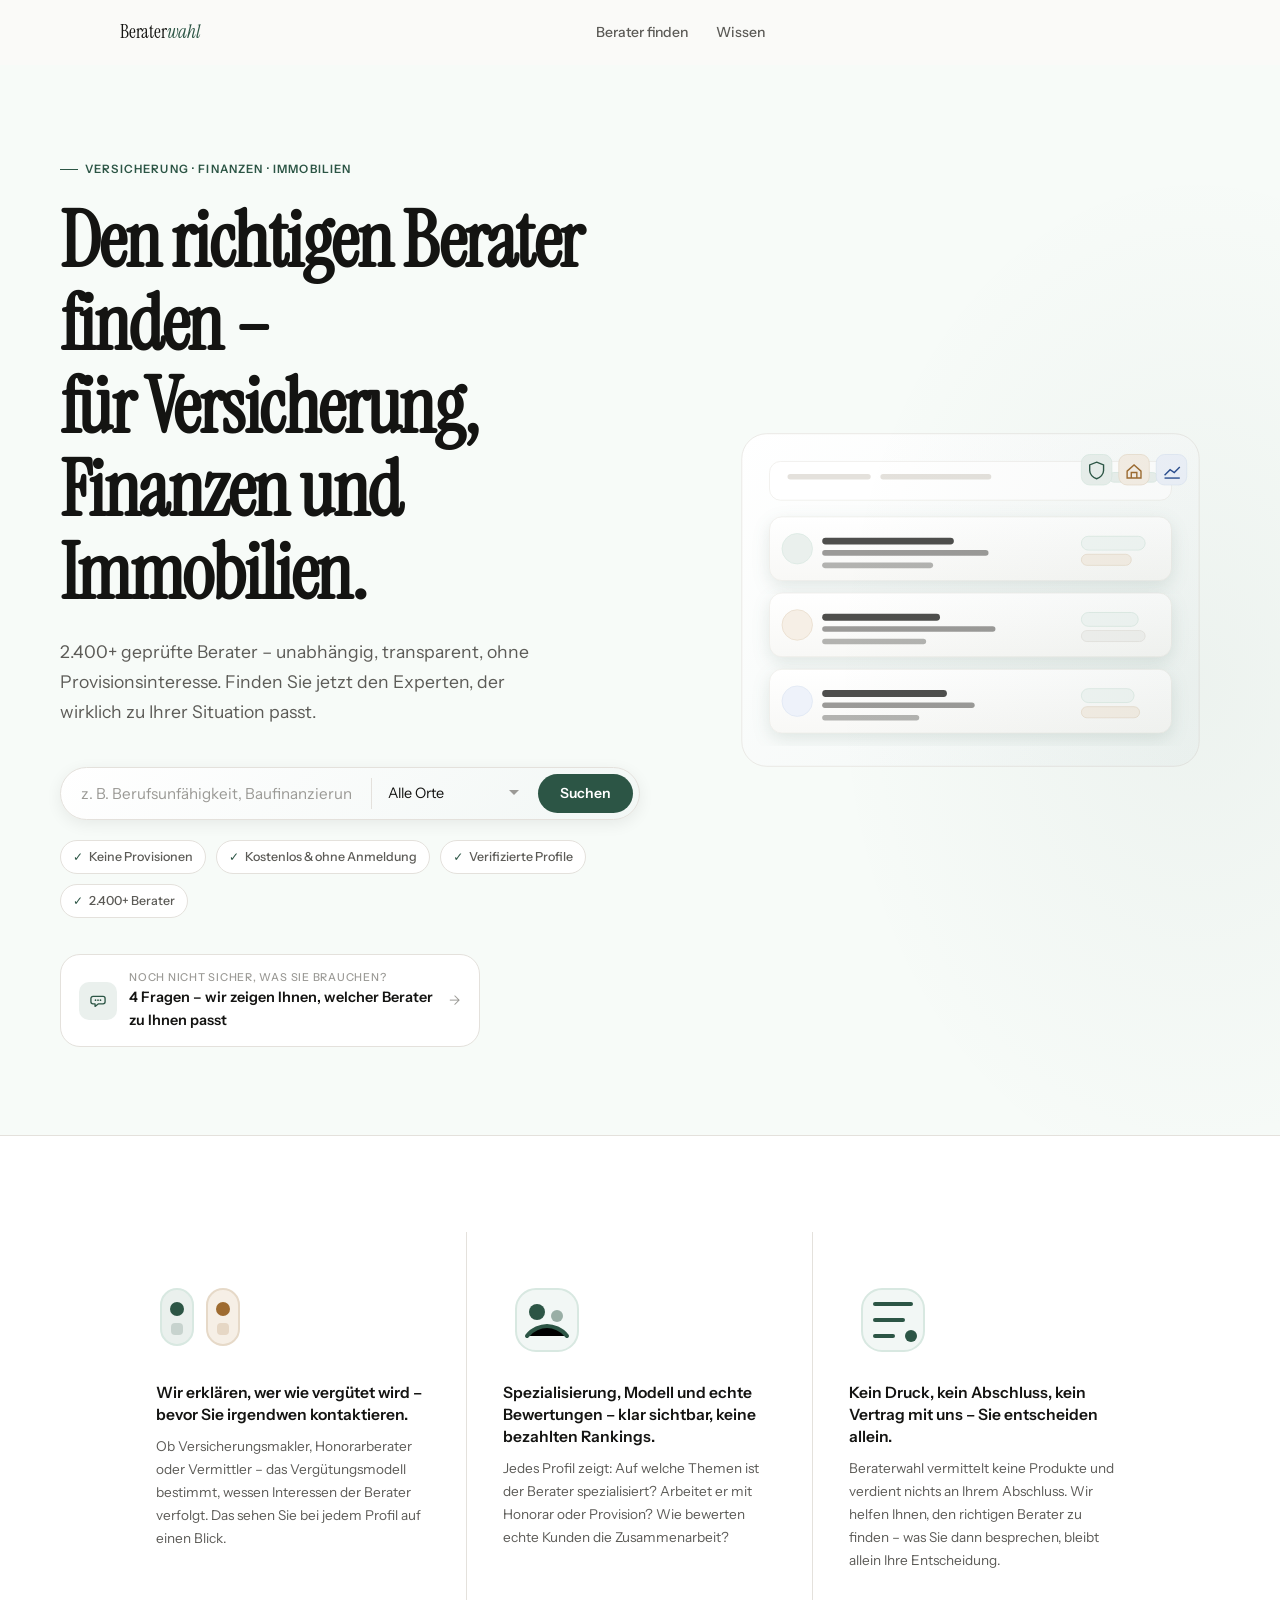
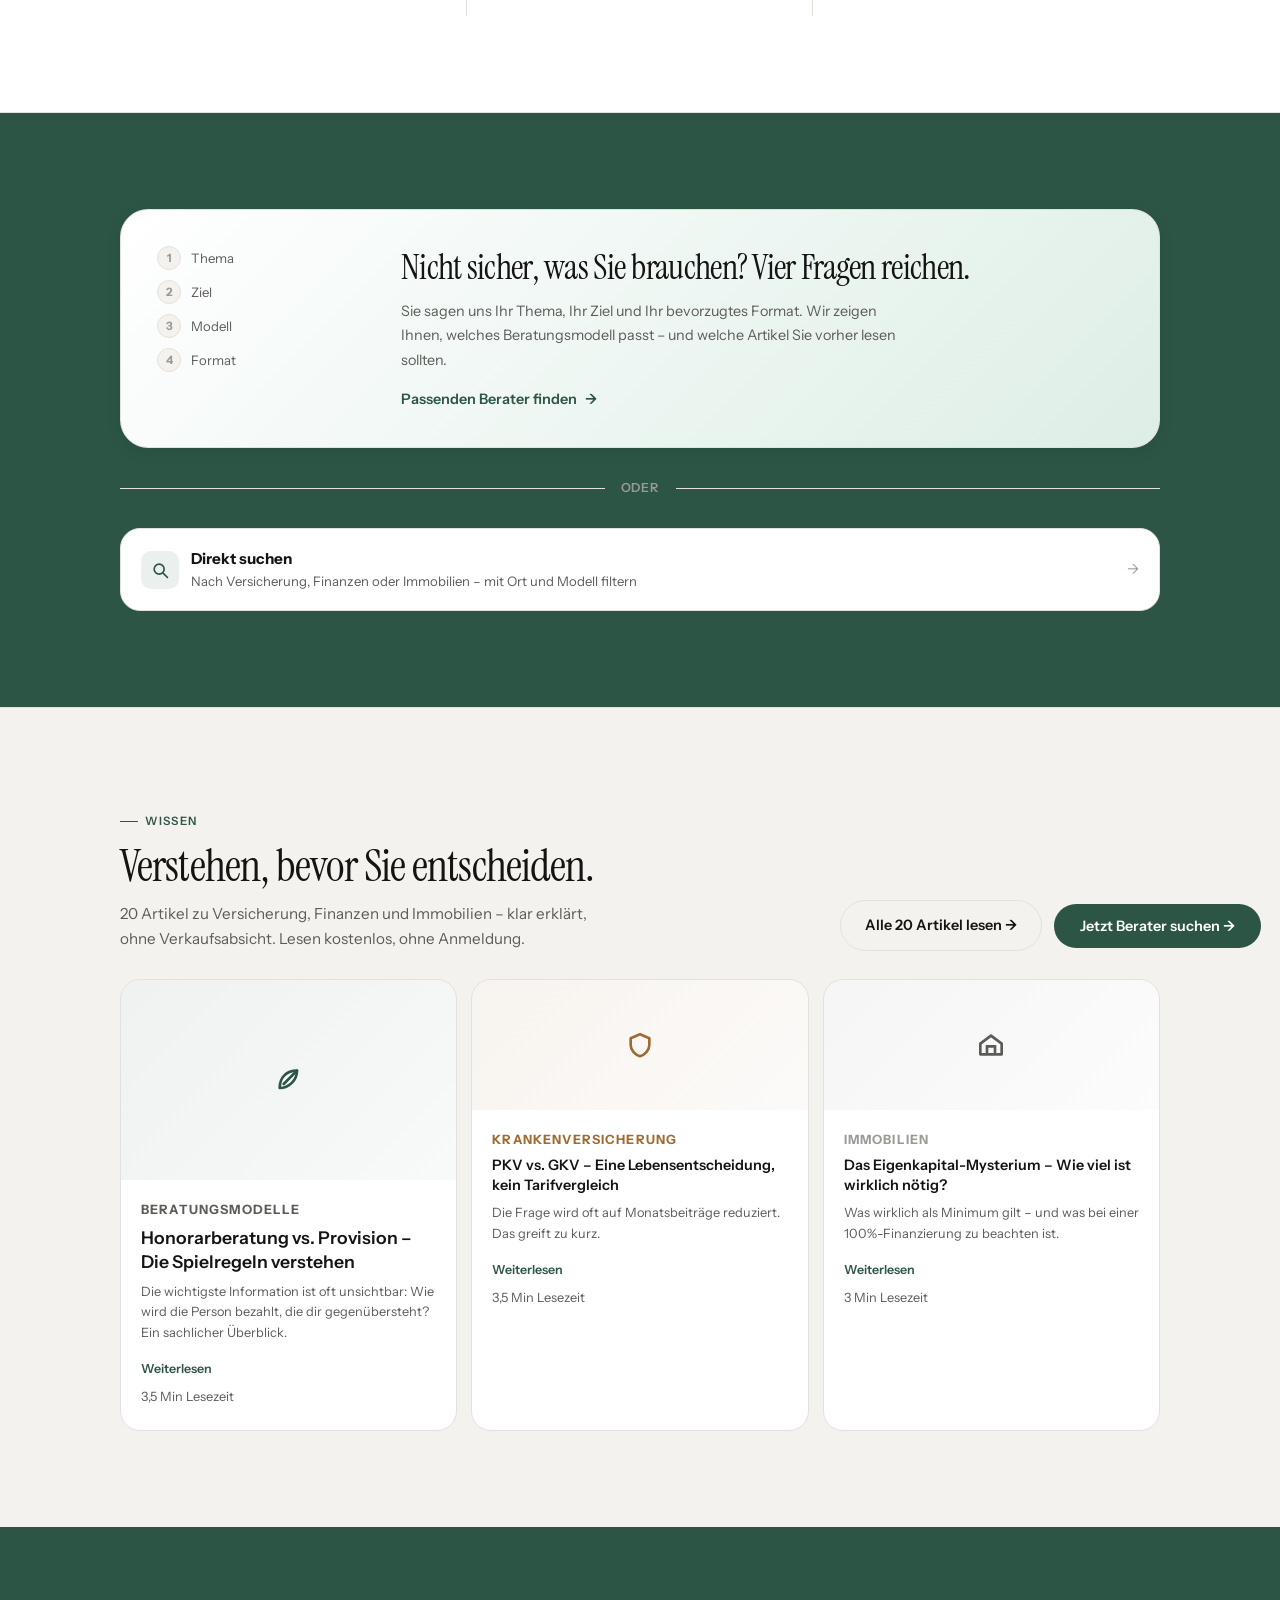
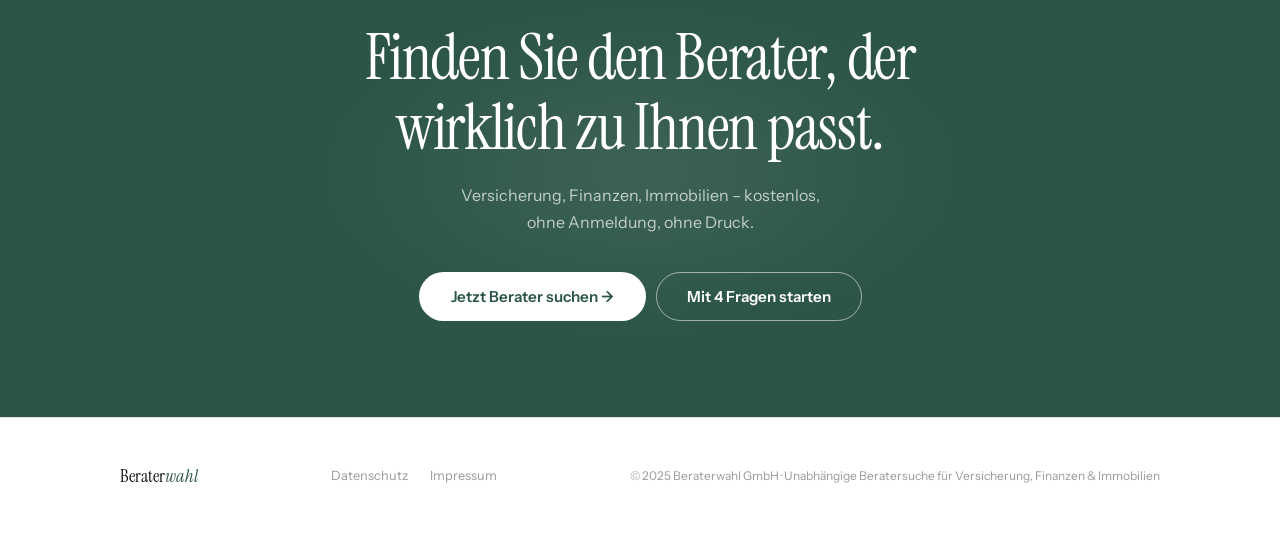
<file: index.html>
<!DOCTYPE html>
<html lang="de">
<head>
<meta charset="UTF-8">
<meta name="viewport" content="width=device-width, initial-scale=1.0">
<title>Beraterwahl – Berater für Versicherung, Finanzen & Immobilien finden</title>
<link rel="preconnect" href="https://fonts.googleapis.com">
<link href="https://fonts.googleapis.com/css2?family=Instrument+Sans:wght@400;500;600;700&family=Instrument+Serif:ital@0;1&display=swap" rel="stylesheet">
<link rel="stylesheet" href="assets/css/index.css">
</head>
<body>

<!-- ══ NAV ══ -->
<nav class="nav" id="nav">
  <div class="nav-inner">
    <div class="logo">Berater<em>wahl</em></div>
    <ul class="nav-links">
      <li><a href="berater.html">Berater finden</a></li>
      <li><a href="#wissen">Wissen</a></li>
    </ul>
    <div class="nav-right">
      <button class="nav-burger" id="burger" onclick="toggleMenu()" aria-label="Menü">
        <span></span><span></span><span></span>
      </button>
    </div>
  </div>
</nav>

<!-- Mobile menu -->
<div class="nav-mobile" id="nav-mobile">
  <a href="berater.html" onclick="closeMenu()">Berater finden</a>
  <a href="#wissen" onclick="closeMenu()">Wissensbasis</a>
</div>

<!-- ══ HERO ══ -->
<section class="hero">
  <div class="hero-in">
    <div class="hero-grid">
      <div class="hero-copy">
        <div class="hero-tag tag r r2">Versicherung · Finanzen · Immobilien</div>
        <h1 class="r r2">
          Den richtigen Berater finden –<br>
          für Versicherung, Finanzen und Immobilien.
        </h1>

        <p class="hero-sub r r3">
          2.400+ geprüfte Berater – unabhängig, transparent, ohne Provisionsinteresse. Finden Sie jetzt den Experten, der wirklich zu Ihrer Situation passt.
        </p>

        <div class="hero-search r r3">
          <input class="hs-input" type="text" placeholder="z. B. Berufsunfähigkeit, Baufinanzierung, ETF-Depot …" id="hs-input">
          <div class="hs-divider"></div>
          <select class="hs-city" id="hs-city" aria-label="Stadt">
            <option value="">Alle Orte</option>
            <option value="Berlin">Berlin</option>
            <option value="Bochum">Bochum</option>
            <option value="Bonn">Bonn</option>
            <option value="Bremen">Bremen</option>
            <option value="Dortmund">Dortmund</option>
            <option value="Dresden">Dresden</option>
            <option value="Duisburg">Duisburg</option>
            <option value="Düsseldorf">Düsseldorf</option>
            <option value="Essen">Essen</option>
            <option value="Frankfurt am Main">Frankfurt am Main</option>
            <option value="Hamburg">Hamburg</option>
            <option value="Hannover">Hannover</option>
            <option value="Karlsruhe">Karlsruhe</option>
            <option value="Köln">Köln</option>
            <option value="Leipzig">Leipzig</option>
            <option value="Mannheim">Mannheim</option>
            <option value="München">München</option>
            <option value="Nürnberg">Nürnberg</option>
            <option value="Stuttgart">Stuttgart</option>
            <option value="Wuppertal">Wuppertal</option>
          </select>
          <button class="hs-btn">Suchen</button>
        </div>

        <div class="hero-trust r r3">
          <span class="ht-pill">Keine Provisionen</span>
          <span class="ht-pill">Kostenlos & ohne Anmeldung</span>
          <span class="ht-pill">Verifizierte Profile</span>
          <span class="ht-pill">2.400+ Berater</span>
        </div>

        <a class="hero-guided r r4" href="funnel.html">
          <div class="hg-ico">
            <svg width="20" height="20" viewBox="0 0 24 24" aria-hidden="true" focusable="false">
              <path d="M6 6.5H18C19.3807 6.5 20.5 7.61929 20.5 9V13C20.5 14.3807 19.3807 15.5 18 15.5H12.2L8.5 18.5V15.5H6C4.61929 15.5 3.5 14.3807 3.5 13V9C3.5 7.61929 4.61929 6.5 6 6.5Z" fill="none" stroke="currentColor" stroke-width="1.6" stroke-linejoin="round"/>
              <circle cx="9" cy="11" r="1" fill="currentColor"/>
              <circle cx="12" cy="11" r="1" fill="currentColor"/>
              <circle cx="15" cy="11" r="1" fill="currentColor"/>
            </svg>
          </div>
          <div class="hg-text">
            <div class="hg-eyebrow">Noch nicht sicher, was Sie brauchen?</div>
            <div class="hg-title">4 Fragen – wir zeigen Ihnen, welcher Berater zu Ihnen passt</div>
          </div>
          <span class="hg-arrow">→</span>
        </a>

      </div>

      <div class="hero-visual r r2">
        <img src="assets/img/hero-advisors.svg" alt="Beraterlisten und Kategorien: Versicherungen, Immobilien, Finanzen">
      </div>
    </div>
  </div>
</section>

<!-- ══ TRUST ══ -->
<section class="s-trust section">
  <div class="wrap">
    <div class="trust-grid r">
      <div class="tc">
        <div class="tc-num tc-ico" aria-hidden="true">
          <svg width="88" height="88" viewBox="0 0 44 44" role="img" aria-label="">
            <rect x="2.5" y="6.5" width="16" height="28" rx="8" fill="#EAF0ED" stroke="#D8E8E1"/>
            <rect x="25.5" y="6.5" width="16" height="28" rx="8" fill="#F6EFE6" stroke="#E6D9C8"/>
            <circle cx="10.5" cy="16.5" r="3.5" fill="#2C5545"/>
            <circle cx="33.5" cy="16.5" r="3.5" fill="#9E6B30"/>
            <rect x="7.5" y="23.5" width="6" height="6" rx="2" fill="#2C5545" fill-opacity="0.18"/>
            <rect x="30.5" y="23.5" width="6" height="6" rx="2" fill="#9E6B30" fill-opacity="0.18"/>
          </svg>
        </div>
        <h3 class="tc-title">Wir erklären, wer wie vergütet wird – bevor Sie irgendwen kontaktieren.</h3>
        <p>Ob Versicherungsmakler, Honorarberater oder Vermittler – das Vergütungsmodell bestimmt, wessen Interessen der Berater verfolgt. Das sehen Sie bei jedem Profil auf einen Blick.</p>
      </div>
      <div class="tc">
        <div class="tc-num tc-ico" aria-hidden="true">
          <svg width="88" height="88" viewBox="0 0 44 44" role="img" aria-label="">
            <rect x="6.5" y="6.5" width="31" height="31" rx="10" fill="#F2F7F5" stroke="#D8E8E1"/>
            <circle cx="17" cy="18" r="4" fill="#2C5545"/>
            <circle cx="27" cy="20" r="3" fill="#2C5545" fill-opacity="0.45"/>
            <path d="M12 30C14.5 26.5 19 25 22 25C25 25 29.5 26.5 32 30" stroke="#2C5545" stroke-width="2" stroke-linecap="round"/>
          </svg>
        </div>
        <h3 class="tc-title">Spezialisierung, Modell und echte Bewertungen – klar sichtbar, keine bezahlten Rankings.</h3>
        <p>Jedes Profil zeigt: Auf welche Themen ist der Berater spezialisiert? Arbeitet er mit Honorar oder Provision? Wie bewerten echte Kunden die Zusammenarbeit?</p>
      </div>
      <div class="tc">
        <div class="tc-num tc-ico" aria-hidden="true">
          <svg width="88" height="88" viewBox="0 0 44 44" role="img" aria-label="">
            <rect x="6.5" y="6.5" width="31" height="31" rx="10" fill="#F2F7F5" stroke="#D8E8E1"/>
            <path d="M13 14H31" stroke="#2C5545" stroke-width="2" stroke-linecap="round"/>
            <path d="M13 22H27" stroke="#2C5545" stroke-width="2" stroke-linecap="round"/>
            <path d="M13 30H22" stroke="#2C5545" stroke-width="2" stroke-linecap="round"/>
            <circle cx="31" cy="30" r="3" fill="#2C5545"/>
          </svg>
        </div>
        <h3 class="tc-title">Kein Druck, kein Abschluss, kein Vertrag mit uns – Sie entscheiden allein.</h3>
        <p>Beraterwahl vermittelt keine Produkte und verdient nichts an Ihrem Abschluss. Wir helfen Ihnen, den richtigen Berater zu finden – was Sie dann besprechen, bleibt allein Ihre Entscheidung.</p>
      </div>
    </div>
  </div>
</section>

<!-- ══ AKTIVIERUNG ══ -->
<section class="s-act section" id="aktivierung">
  <div class="wrap">

    <a href="funnel.html" class="einstieg-card r">
      <div class="ec-left">
        <div class="ec-steps">
          <div class="ec-step"><div class="ec-num">1</div><span>Thema</span></div>
          <div class="ec-step"><div class="ec-num">2</div><span>Ziel</span></div>
          <div class="ec-step"><div class="ec-num">3</div><span>Modell</span></div>
          <div class="ec-step"><div class="ec-num">4</div><span>Format</span></div>
        </div>
      </div>
      <div class="ec-right">
        <h2>Nicht sicher, was Sie brauchen? Vier Fragen reichen.</h2>
        <p>Sie sagen uns Ihr Thema, Ihr Ziel und Ihr bevorzugtes Format. Wir zeigen Ihnen, welches Beratungsmodell passt – und welche Artikel Sie vorher lesen sollten.</p>
        <div class="ec-cta">Passenden Berater finden <span class="ec-arrow">→</span></div>
      </div>
    </a>

    <div class="einstieg-or r">
      <span class="eo-line"></span>
      <span class="eo-label">oder</span>
      <span class="eo-line"></span>
    </div>

    <a href="berater.html" class="einstieg-direct r">
      <div class="ed-left">
      <div class="ed-icon" aria-hidden="true">
        <svg class="ico"><use href="assets/img/icons.svg#icon-search"></use></svg>
      </div>
        <div>
          <div class="ed-title">Direkt suchen</div>
          <div class="ed-sub">Nach Versicherung, Finanzen oder Immobilien – mit Ort und Modell filtern</div>
        </div>
      </div>
      <span class="ed-arrow">→</span>
    </a>

  </div>
</section>

<!-- ══ WISSENSBASIS ══ -->
<section class="s-know section" id="wissen">
  <div class="wrap">
    <div class="know-head r">
      <div class="know-head-l">
        <div class="tag">Wissen</div>
        <h2>Verstehen, bevor Sie entscheiden.</h2>
        <p class="know-head-p">20 Artikel zu Versicherung, Finanzen und Immobilien – klar erklärt, ohne Verkaufsabsicht. Lesen kostenlos, ohne Anmeldung.</p>
      </div>
      <div class="know-head-r">
        <a href="knowledge.html" class="btn btn-outline">Alle 20 Artikel lesen →</a>
        <button class="btn btn-primary" onclick="location.href='berater.html'">Jetzt Berater suchen →</button>
      </div>
    </div>

    <div class="know-grid" id="know-grid">
      <div class="kc lead r">
        <div class="kc-visual kv-moss" aria-hidden="true">
          <svg class="ico"><use href="assets/img/icons.svg#icon-leaf"></use></svg>
        </div>
        <div class="kc-body">
          <p class="kc-cat">Beratungsmodelle</p>
          <h3>Honorarberatung vs. Provision – Die Spielregeln verstehen</h3>
          <p>Die wichtigste Information ist oft unsichtbar: Wie wird die Person bezahlt, die dir gegenübersteht? Ein sachlicher Überblick.</p>
          <span class="kc-read">Weiterlesen</span>
          <p class="kc-time">3,5 Min Lesezeit</p>
        </div>
      </div>

      <div class="kc r2">
        <div class="kc-visual kv-amber" aria-hidden="true">
          <svg class="ico"><use href="assets/img/icons.svg#icon-shield"></use></svg>
        </div>
        <div class="kc-body">
          <p class="kc-cat amber">Krankenversicherung</p>
          <h3>PKV vs. GKV – Eine Lebensentscheidung, kein Tarifvergleich</h3>
          <p>Die Frage wird oft auf Monatsbeiträge reduziert. Das greift zu kurz.</p>
          <span class="kc-read">Weiterlesen</span>
          <p class="kc-time">3,5 Min Lesezeit</p>
        </div>
      </div>

      <div class="kc r3">
        <div class="kc-visual kv-slate" aria-hidden="true">
          <svg class="ico"><use href="assets/img/icons.svg#icon-home"></use></svg>
        </div>
        <div class="kc-body">
          <p class="kc-cat muted">Immobilien</p>
          <h3>Das Eigenkapital-Mysterium – Wie viel ist wirklich nötig?</h3>
          <p>Was wirklich als Minimum gilt – und was bei einer 100%-Finanzierung zu beachten ist.</p>
          <span class="kc-read">Weiterlesen</span>
          <p class="kc-time">3 Min Lesezeit</p>
        </div>
      </div>
    </div>

  </div>
</section>

<!-- ══ CLOSE ══ -->
<section class="s-close section">
  <div class="wrap">
    <div class="close-in r">
      <h2>Finden Sie den Berater, der wirklich zu Ihnen passt.</h2>
      <p>Versicherung, Finanzen, Immobilien – kostenlos, ohne Anmeldung, ohne Druck.</p>
      <div class="close-btns">
        <button class="btn btn-primary" style="padding:15px 32px;font-size:.95rem;" onclick="location.href='berater.html'">Jetzt Berater suchen →</button>
        <button class="btn btn-outline" style="padding:14px 30px;font-size:.95rem;" onclick="location.href='funnel.html'">Mit 4 Fragen starten</button>
      </div>
    </div>
  </div>
</section>

<footer>
  <div class="wrap">
    <div class="footer-inner">
      <div class="f-logo">Berater<em>wahl</em></div>
      <div class="f-links">
        <a href="#">Datenschutz</a>
        <a href="#">Impressum</a>
      </div>
      <small>© 2025 Beraterwahl GmbH · Unabhängige Beratersuche für Versicherung, Finanzen & Immobilien</small>
    </div>
  </div>
</footer>

<script src="assets/js/index.js" defer></script>
</body>
</html>
</file>
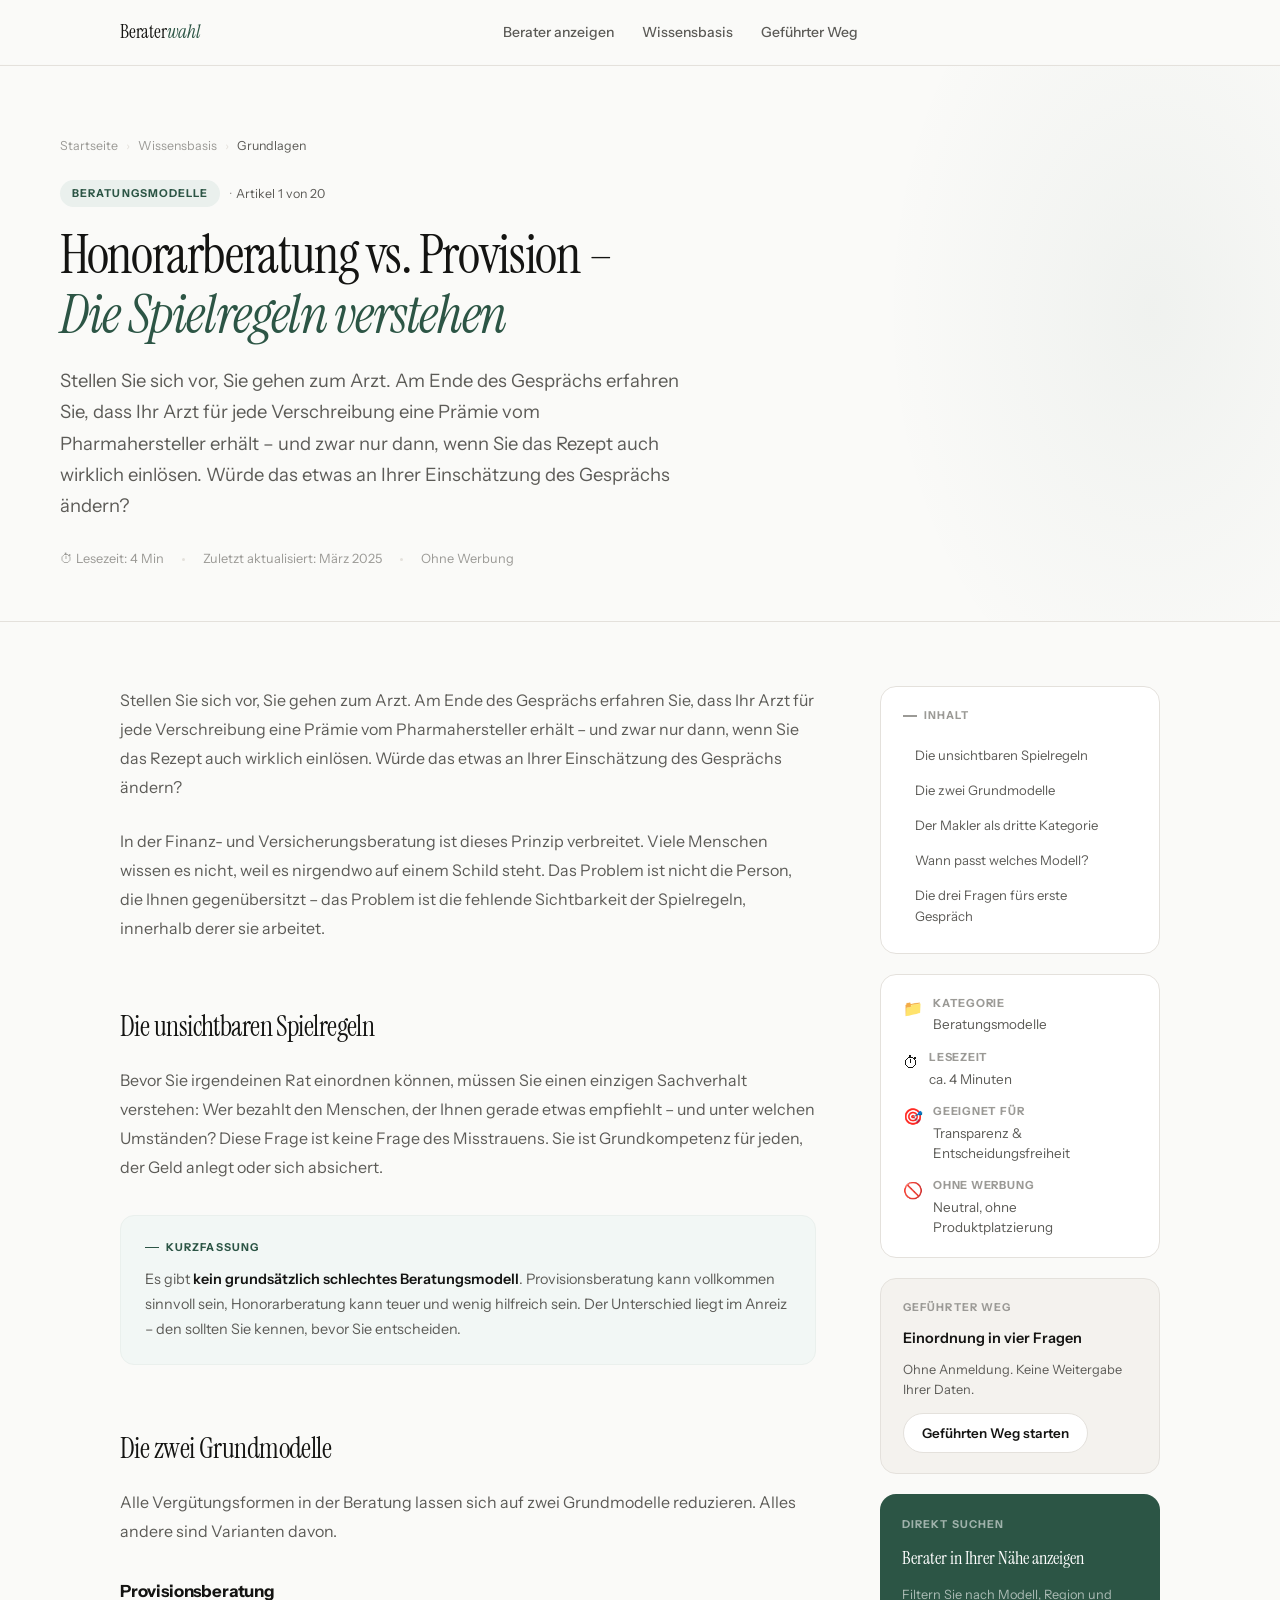
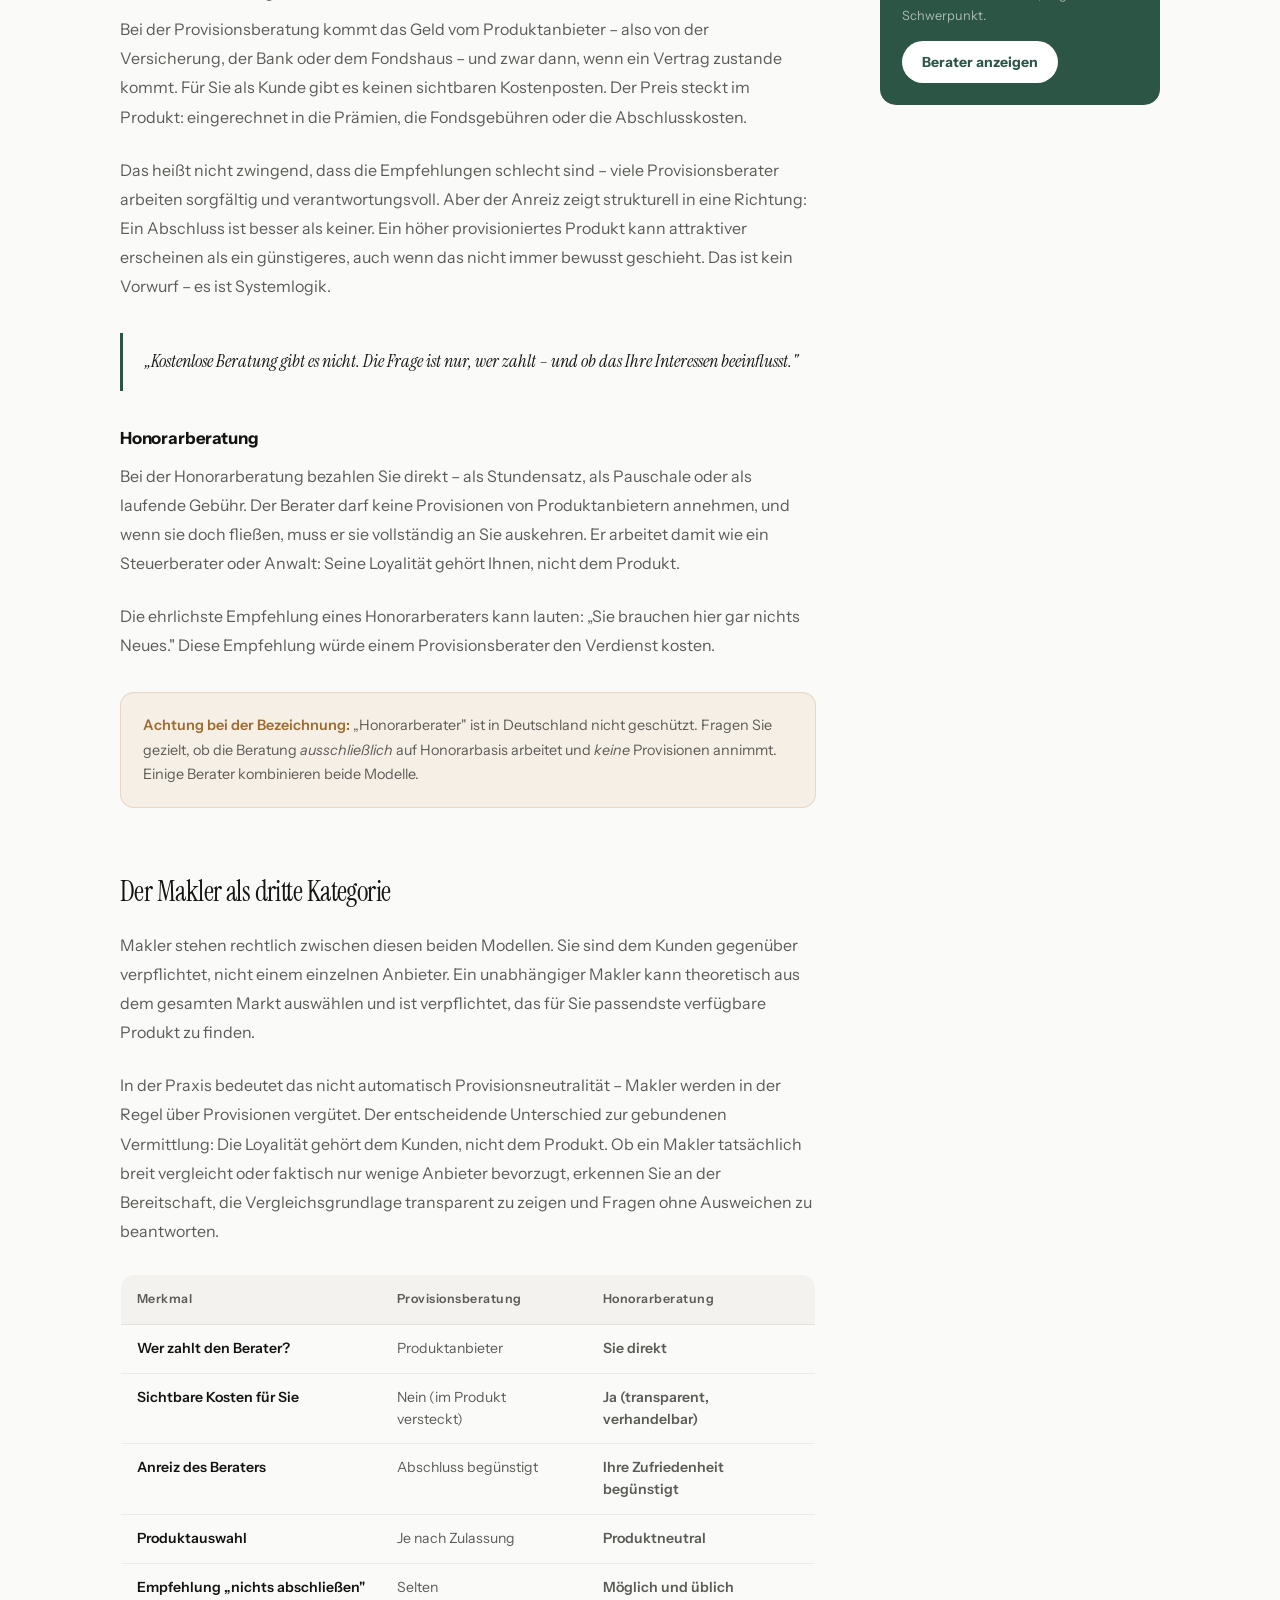
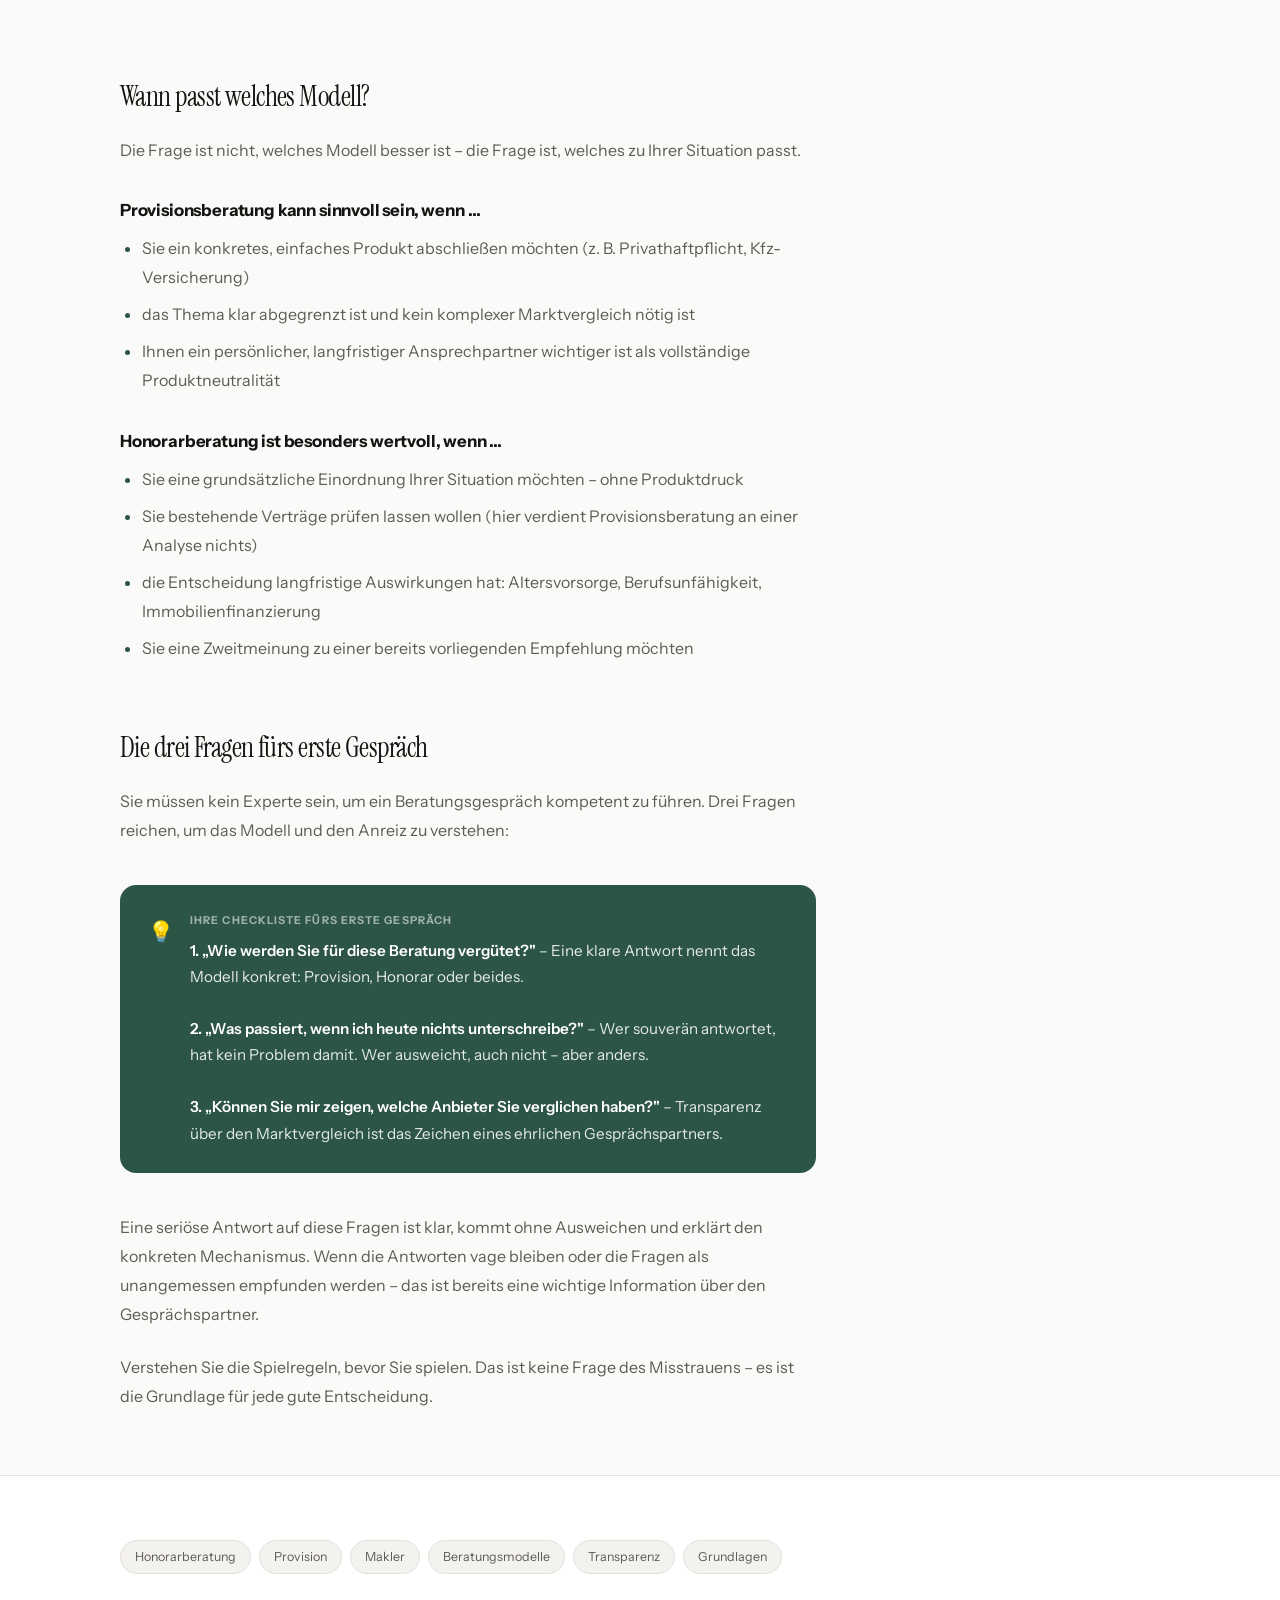
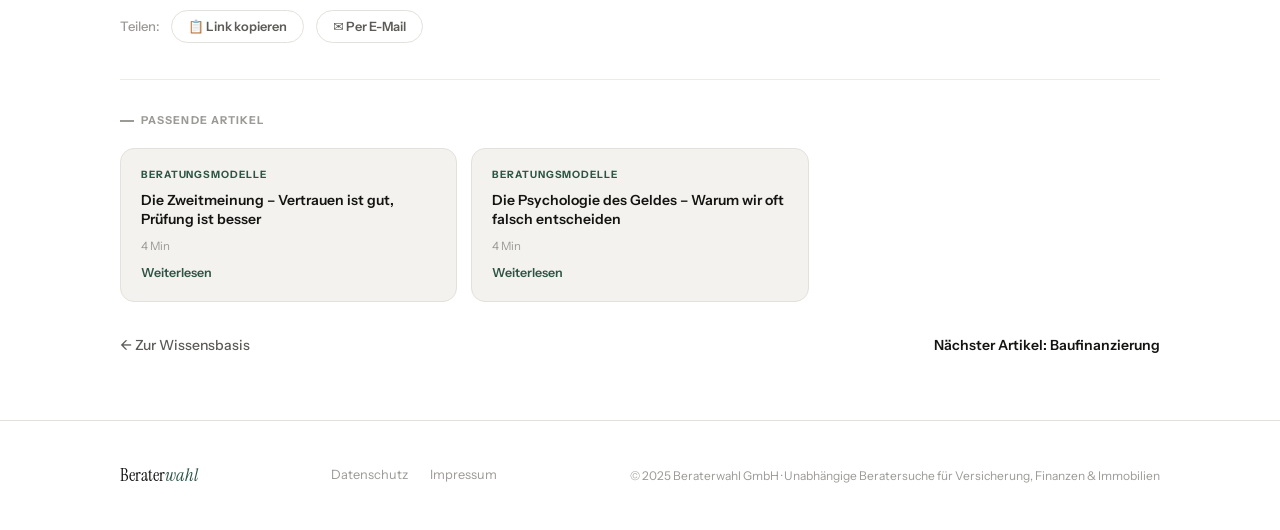
<file: article.html>
<!DOCTYPE html>
<html lang="de">
<head>
<meta charset="UTF-8">
<meta name="viewport" content="width=device-width, initial-scale=1.0">
<title>Honorarberatung vs. Provision – Wissensbasis</title>
<link rel="preconnect" href="https://fonts.googleapis.com">
<link href="https://fonts.googleapis.com/css2?family=Instrument+Sans:ital,wght@0,400;0,500;0,600;0,700;1,400&family=Instrument+Serif:ital@0;1&display=swap" rel="stylesheet">
<style>
:root {
  --bg:#FAFAF8;--white:#FFF;--surface:#F4F2EE;--border:#E4E1DC;--border-l:#EDEBE7;
  --text:#141412;--text-2:#5C5B57;--muted:#9B9A96;--moss:#2C5545;--moss-l:#EAF0ED;--moss-xl:#F2F7F5;
  --amber:#9E6B30;--amber-l:#F6EFE6;--serif:'Instrument Serif',Georgia,serif;--sans:'Instrument Sans',system-ui,sans-serif;
  --px:clamp(20px,5vw,60px);--max:1160px;
}
*,*::before,*::after{box-sizing:border-box;margin:0;padding:0}
html{scroll-behavior:smooth}
body{font-family:var(--sans);background:var(--bg);color:var(--text);font-size:16px;line-height:1.6;-webkit-font-smoothing:antialiased}
a{color:inherit;text-decoration:none}
button{font-family:var(--sans);cursor:pointer}
.wrap{max-width:var(--max);margin:0 auto;padding:0 var(--px)}
.ico{width:1.2em;height:1.2em;display:block}
.nav{position:fixed;top:0;left:0;right:0;z-index:200;background:rgba(250,250,248,.92);backdrop-filter:blur(16px);border-bottom:1px solid transparent;transition:border-color .25s}
.nav.scrolled{border-bottom-color:var(--border)}
.nav-inner{max-width:var(--max);margin:0 auto;padding:0 var(--px);display:flex;align-items:center;justify-content:space-between;height:64px;gap:24px}
.logo{font-family:var(--serif);font-size:1.2rem;font-weight:400;color:var(--text);letter-spacing:-.01em;flex-shrink:0}
.logo em{font-style:italic;color:var(--moss)}
.nav-links{display:flex;gap:28px;list-style:none}
.nav-links a{font-size:.875rem;color:var(--text-2);font-weight:500;transition:color .15s}
.nav-links a:hover{color:var(--text)}
.nav-burger{display:none;flex-direction:column;gap:5px;background:none;border:none;cursor:pointer;padding:4px}
.nav-burger span{display:block;width:22px;height:2px;background:var(--text);border-radius:2px;transition:all .25s}
.nav-burger.open span:nth-child(1){transform:translateY(7px) rotate(45deg)}
.nav-burger.open span:nth-child(2){opacity:0}
.nav-burger.open span:nth-child(3){transform:translateY(-7px) rotate(-45deg)}
.nav-mobile{display:none;position:fixed;top:64px;left:0;right:0;background:var(--white);border-bottom:1px solid var(--border);padding:20px var(--px);z-index:199;flex-direction:column}
.nav-mobile.open{display:flex}
.nav-mobile a{display:block;padding:14px 0;font-size:1rem;font-weight:500;color:var(--text);border-bottom:1px solid var(--border-l)}
.nav-mobile a:last-of-type{border-bottom:none}
@media(max-width:768px){.nav-links{display:none}.nav-burger{display:flex}}
.progress-bar{position:fixed;top:64px;left:0;right:0;z-index:199;height:2px;background:var(--border)}
.progress-fill{height:100%;background:var(--moss);width:0%;transition:width .1s linear}
.art-header{padding-top:calc(64px + clamp(40px,6vw,72px));padding-bottom:clamp(32px,4vw,52px);padding-left:var(--px);padding-right:var(--px);background:var(--bg);border-bottom:1px solid var(--border);position:relative;overflow:hidden}
.art-header::before{content:'';position:absolute;right:-5%;top:-20%;width:50%;height:140%;background:radial-gradient(ellipse 70% 80% at 70% 50%,rgba(44,85,69,.05) 0%,transparent 60%);pointer-events:none}
.art-header-in{max-width:760px}
.breadcrumb{display:flex;align-items:center;gap:8px;font-size:.78rem;color:var(--muted);margin-bottom:24px;flex-wrap:wrap}
.breadcrumb a{color:var(--muted);transition:color .15s}
.breadcrumb a:hover{color:var(--moss)}
.breadcrumb-sep{color:var(--border)}
.breadcrumb-cur{color:var(--text-2)}
.art-cat-row{display:flex;align-items:center;gap:10px;margin-bottom:18px;flex-wrap:wrap}
.art-cat{display:inline-flex;align-items:center;gap:6px;font-size:.68rem;font-weight:700;letter-spacing:.1em;text-transform:uppercase;padding:5px 12px;border-radius:999px;background:var(--moss-l);color:var(--moss)}
.art-series{font-size:.78rem;color:var(--text-2);display:flex;align-items:center;gap:5px}
.art-series::before{content:'·';color:var(--muted)}
.art-header h1{font-family:var(--serif);font-size:clamp(2rem,4.5vw,3.4rem);font-weight:400;line-height:1.1;letter-spacing:-.025em;margin-bottom:20px}
.art-header h1 em{font-style:italic;color:var(--moss)}
.art-header .art-intro{font-size:clamp(1rem,1.5vw,1.15rem);color:var(--text-2);line-height:1.7;max-width:620px;margin-bottom:28px}
.art-meta{display:flex;align-items:center;gap:18px;flex-wrap:wrap}
.art-meta-item{display:flex;align-items:center;gap:6px;font-size:.8rem;color:var(--muted)}
.art-meta-dot{width:3px;height:3px;border-radius:50%;background:var(--border)}
.art-layout{display:grid;grid-template-columns:1fr 280px;gap:clamp(36px,5vw,72px);max-width:var(--max);margin:0 auto;padding:clamp(36px,5vw,64px) var(--px);align-items:start}
.art-body{min-width:0}
.prose{font-size:1rem;line-height:1.82;color:var(--text-2)}
.prose p{margin-bottom:1.5em}
.prose p:last-child{margin-bottom:0}
.prose h2{font-family:var(--serif);font-size:clamp(1.3rem,2.5vw,1.75rem);font-weight:400;color:var(--text);letter-spacing:-.02em;line-height:1.2;margin-top:2.4em;margin-bottom:.8em}
.prose h3{font-size:1.05rem;font-weight:700;color:var(--text);margin-top:1.8em;margin-bottom:.5em;letter-spacing:-.01em}
.prose strong{color:var(--text);font-weight:600}
.prose ul,.prose ol{padding-left:1.4em;margin-bottom:1.5em}
.prose li{margin-bottom:.5em}
.prose li::marker{color:var(--moss)}
.prose blockquote{border-left:3px solid var(--moss);padding:14px 0 14px 22px;margin:2em 0;color:var(--text-2)}
.prose blockquote p{font-family:var(--serif);font-size:1.15rem;font-style:italic;line-height:1.6;margin-bottom:0;color:var(--text)}
.info-box{background:var(--moss-xl);border:1px solid var(--moss-l);border-radius:14px;padding:22px 24px;margin:2em 0}
.info-box-label{font-size:.68rem;font-weight:700;letter-spacing:.1em;text-transform:uppercase;color:var(--moss);margin-bottom:10px;display:flex;align-items:center;gap:7px}
.info-box-label::before{content:'';width:14px;height:1.5px;background:currentColor;display:block}
.info-box p{font-size:.9rem;line-height:1.72;color:var(--text-2);margin-bottom:0}
.info-box strong{color:var(--text)}
.warn-box{background:var(--amber-l);border:1px solid rgba(158,107,48,.18);border-radius:14px;padding:20px 22px;margin:2em 0}
.warn-box p{font-size:.9rem;line-height:1.7;color:var(--text-2);margin-bottom:0}
.warn-box strong{color:var(--amber)}
.compare-table{width:100%;border-collapse:collapse;margin:2em 0;font-size:.88rem;border-radius:14px;overflow:hidden;border:1px solid var(--border)}
.compare-table th{background:var(--surface);padding:13px 16px;font-weight:600;font-size:.78rem;letter-spacing:.04em;text-align:left;color:var(--text-2);border-bottom:1px solid var(--border)}
.compare-table td{padding:13px 16px;border-bottom:1px solid var(--border-l);vertical-align:top;line-height:1.55;color:var(--text-2)}
.compare-table tr:last-child td{border-bottom:none}
.compare-table tr:hover td{background:var(--moss-xl)}
.compare-table td:first-child{font-weight:600;color:var(--text);white-space:nowrap}
.ct-yes{color:var(--moss);font-weight:600}
.ct-no{color:var(--muted)}
.key-takeaway{background:var(--moss);border-radius:16px;padding:26px 28px;margin:2.5em 0;display:flex;gap:16px;align-items:flex-start}
.kt-icon{font-size:1.3rem;flex-shrink:0;margin-top:2px}
.kt-icon .ico{width:20px;height:20px;color:white}
.kt-body{flex:1}
.kt-label{font-size:.68rem;font-weight:700;letter-spacing:.1em;text-transform:uppercase;color:rgba(255,255,255,.55);margin-bottom:7px}
.kt-text{font-size:.95rem;color:rgba(255,255,255,.88);line-height:1.72}
.kt-text strong{color:white}
.art-divider{border:none;border-top:1px solid var(--border-l);margin:2.5em 0}
.art-sidebar{display:flex;flex-direction:column;gap:20px;position:sticky;top:88px}
.toc{background:var(--white);border:1px solid var(--border);border-radius:16px;padding:20px 22px}
.toc-label{font-size:.68rem;font-weight:700;letter-spacing:.1em;text-transform:uppercase;color:var(--muted);margin-bottom:14px;display:flex;align-items:center;gap:7px}
.toc-label::before{content:'';width:14px;height:1.5px;background:currentColor;display:block}
.toc-list{list-style:none;display:flex;flex-direction:column;gap:2px}
.toc-item a{display:block;padding:6px 10px;border-radius:8px;font-size:.82rem;color:var(--text-2);transition:all .15s;border-left:2px solid transparent}
.toc-item a:hover{background:var(--surface);color:var(--moss);border-left-color:var(--moss)}
.toc-item.active a{background:var(--moss-l);color:var(--moss);border-left-color:var(--moss);font-weight:600}
.art-info-card{background:var(--white);border:1px solid var(--border);border-radius:16px;padding:20px 22px;display:flex;flex-direction:column;gap:14px}
.aic-row{display:flex;align-items:flex-start;gap:10px}
.aic-icon{font-size:1rem;flex-shrink:0;margin-top:1px}
.aic-icon .ico{width:16px;height:16px;color:var(--moss)}
.aic-label{font-size:.7rem;font-weight:700;color:var(--muted);text-transform:uppercase;letter-spacing:.07em;margin-bottom:2px}
.aic-val{font-size:.84rem;color:var(--text-2);line-height:1.5}
.sidebar-cta{background:var(--moss);border-radius:16px;padding:22px;display:flex;flex-direction:column;gap:14px}
.scta-label{font-size:.68rem;font-weight:700;letter-spacing:.1em;text-transform:uppercase;color:rgba(255,255,255,.55)}
.scta-title{font-family:var(--serif);font-size:1.15rem;font-weight:400;color:white;line-height:1.25}
.scta-desc{font-size:.8rem;color:rgba(255,255,255,.6);line-height:1.65}
.scta-btn{display:flex;align-items:center;justify-content:center;gap:7px;padding:12px 20px;border-radius:999px;background:white;color:var(--moss);border:none;font-size:.875rem;font-weight:700;cursor:pointer;font-family:var(--sans);transition:all .18s}
.scta-btn:hover{background:rgba(255,255,255,.9);transform:translateY(-1px)}
.sidebar-funnel{background:var(--surface);border:1px solid var(--border);border-radius:16px;padding:20px 22px;display:flex;flex-direction:column;gap:12px}
.sf-tag{font-size:.68rem;font-weight:700;letter-spacing:.1em;text-transform:uppercase;color:var(--muted)}
.sf-title{font-size:.9rem;font-weight:600;color:var(--text);line-height:1.35}
.sf-desc{font-size:.8rem;color:var(--text-2);line-height:1.6}
.sf-btn{display:flex;align-items:center;gap:7px;padding:11px 18px;border-radius:999px;background:var(--white);border:1.5px solid var(--border);color:var(--text);font-size:.84rem;font-weight:600;cursor:pointer;font-family:var(--sans);transition:all .18s}
.sf-btn:hover{border-color:var(--moss);color:var(--moss)}
.art-footer-section{border-top:1px solid var(--border);background:var(--white);padding:clamp(40px,6vw,64px) 0}
.art-tags{display:flex;gap:8px;flex-wrap:wrap;margin-bottom:36px}
.art-tag{padding:6px 14px;border-radius:999px;border:1px solid var(--border);background:var(--surface);font-size:.78rem;color:var(--text-2);cursor:pointer;transition:all .15s}
.art-tag:hover{border-color:var(--moss);color:var(--moss)}
.art-share{display:flex;align-items:center;gap:12px;flex-wrap:wrap;padding-bottom:36px;border-bottom:1px solid var(--border-l)}
.art-share-label{font-size:.82rem;color:var(--muted);font-weight:500}
.share-btn{display:inline-flex;align-items:center;gap:7px;padding:8px 16px;border-radius:999px;border:1.5px solid var(--border);background:var(--white);font-size:.8rem;font-weight:600;color:var(--text-2);cursor:pointer;font-family:var(--sans);transition:all .15s}
.share-btn .ico{width:14px;height:14px;color:var(--text-2)}
.share-btn:hover{border-color:var(--moss);color:var(--moss)}
.related-label{font-size:.68rem;font-weight:700;letter-spacing:.1em;text-transform:uppercase;color:var(--muted);margin-bottom:18px;margin-top:32px;display:flex;align-items:center;gap:7px}
.related-label::before{content:'';width:14px;height:1.5px;background:currentColor;display:block}
.related-grid{display:grid;grid-template-columns:repeat(3,1fr);gap:14px}
.related-card{background:var(--surface);border:1px solid var(--border);border-radius:14px;padding:18px 20px;cursor:pointer;transition:all .2s;display:flex;flex-direction:column;gap:8px}
.related-card:hover{background:var(--white);border-color:rgba(44,85,69,.25);transform:translateY(-2px);box-shadow:0 4px 16px rgba(0,0,0,.06)}
.rc-cat{font-size:.63rem;font-weight:700;letter-spacing:.09em;text-transform:uppercase;color:var(--moss)}
.rc-title{font-size:.875rem;font-weight:600;color:var(--text);line-height:1.35}
.rc-time{font-size:.72rem;color:var(--muted);margin-top:auto}
.rc-read{font-size:.78rem;font-weight:600;color:var(--moss)}
.art-back-row{display:flex;align-items:center;justify-content:space-between;padding-top:32px;flex-wrap:wrap;gap:14px}
.back-link{display:inline-flex;align-items:center;gap:7px;font-size:.875rem;color:var(--text-2);font-weight:500;transition:color .15s}
.back-link:hover{color:var(--moss)}
.next-art{display:inline-flex;align-items:center;gap:7px;font-size:.875rem;font-weight:600;color:var(--text);transition:color .15s}
.next-art:hover{color:var(--moss)}
footer{background:var(--white);border-top:1px solid var(--border);padding:clamp(24px,3.5vw,40px) 0}
footer .wrap{padding:0 var(--px)}
footer .footer-inner{max-width:none;margin:0;padding:0;display:flex;align-items:center;justify-content:space-between;flex-wrap:wrap;gap:14px}
.f-logo{font-family:var(--serif);font-size:1.1rem}
.f-logo em{font-style:italic;color:var(--moss)}
.f-links{display:flex;gap:22px;flex-wrap:wrap}
.f-links a{font-size:.8rem;color:var(--muted);transition:color .15s}
.f-links a:hover{color:var(--text)}
footer small{font-size:.75rem;color:var(--muted)}
@media(max-width:900px){.art-layout{grid-template-columns:1fr}.art-sidebar{position:static}.toc{display:none}}
@media(max-width:600px){.related-grid{grid-template-columns:1fr}.art-header h1{font-size:1.9rem}}
@media(max-width:480px){.compare-table{font-size:.78rem}.compare-table th,.compare-table td{padding:10px 12px}}
.r{opacity:0;transform:translateY(14px);transition:opacity .55s ease,transform .55s ease}
.r.in{opacity:1;transform:none}
::-webkit-scrollbar{width:5px}
::-webkit-scrollbar-track{background:var(--surface)}
::-webkit-scrollbar-thumb{background:var(--border);border-radius:3px}
</style>
</head>
<body>

<div id="app">
<!-- NAV -->
<nav class="nav" id="nav">
  <div class="nav-inner">
    <a href="index.html" class="logo">Berater<em>wahl</em></a>
    <ul class="nav-links">
      <li><a href="berater.html">Berater anzeigen</a></li>
      <li><a href="knowledge.html">Wissensbasis</a></li>
      <li><a href="funnel.html">Geführter Weg</a></li>
    </ul>
    <div class="nav-right">
      <button class="nav-burger" id="burger" onclick="toggleMenu()" aria-label="Menü"><span></span><span></span><span></span></button>
    </div>
  </div>
</nav>
<div class="nav-mobile" id="nav-mobile">
  <a href="berater.html" onclick="closeMenu()">Berater anzeigen</a>
  <a href="knowledge.html" onclick="closeMenu()">Wissensbasis</a>
  <a href="funnel.html" onclick="closeMenu()">Geführter Weg</a>
</div>

<div class="progress-bar"><div class="progress-fill" id="progress"></div></div>

<header class="art-header">
  <div class="art-header-in">
    <nav class="breadcrumb">
      <a href="index.html">Startseite</a>
      <span class="breadcrumb-sep">›</span>
      <a href="knowledge.html">Wissensbasis</a>
      <span class="breadcrumb-sep">›</span>
      <span class="breadcrumb-cur">Grundlagen</span>
    </nav>
    <div class="art-cat-row">
      <span class="art-cat">Grundlagen · Verstehen</span>
      <span class="art-series">Artikel 1 von 20</span>
    </div>
    <h1 class="r">Honorarberatung vs. Provision –<br><em>Die Spielregeln verstehen</em></h1>
    <p class="art-intro r">Die wichtigste Information ist oft unsichtbar: Wie wird die Person bezahlt, die Ihnen gegenübersteht? Diese Frage hilft Ihnen bei der Einordnung.</p>
    <div class="art-meta r">
      <span class="art-meta-item">⏱ Lesezeit: 3,5 Min</span>
      <span class="art-meta-dot"></span>
      <span class="art-meta-item">Zuletzt aktualisiert: März 2025</span>
      <span class="art-meta-dot"></span>
      <span class="art-meta-item">Ohne Werbung</span>
    </div>
  </div>
</header>

<div class="art-layout">
  <article class="art-body">
    <div class="prose"><!-- filled by JS --></div>
  </article>
  <aside class="art-sidebar">
    <div class="toc">
      <div class="toc-label">Inhalt</div>
      <ul class="toc-list"><!-- filled by JS --></ul>
    </div>
    <div class="art-info-card">
      <div class="aic-row"><span class="aic-icon">📁</span><div><div class="aic-label">Kategorie</div><div class="aic-val">Grundlagenwissen</div></div></div>
      <div class="aic-row"><span class="aic-icon">⏱</span><div><div class="aic-label">Lesezeit</div><div class="aic-val">ca. 3,5 Min</div></div></div>
      <div class="aic-row"><span class="aic-icon">🎯</span><div><div class="aic-label">Geeignet für</div><div class="aic-val">Alle, die Beratung zum ersten Mal nutzen</div></div></div>
      <div class="aic-row"><span class="aic-icon">🚫</span><div><div class="aic-label">Ohne Werbung</div><div class="aic-val">Neutral, ohne Produktplatzierung</div></div></div>
    </div>
    <div class="sidebar-funnel">
      <div class="sf-tag">Geführter Weg</div>
      <div class="sf-title">Einordnung in vier Fragen</div>
      <div class="sf-desc">Ohne Anmeldung. Keine Weitergabe Ihrer Daten.</div>
      <a href="funnel.html"><button class="sf-btn">Geführten Weg starten</button></a>
    </div>
    <div class="sidebar-cta">
      <div class="scta-label">Direkt suchen</div>
      <div class="scta-title">Berater in Ihrer Nähe anzeigen</div>
      <div class="scta-desc">Filtern Sie nach Modell, Region und Schwerpunkt.</div>
      <a href="berater.html"><button class="scta-btn">Berater anzeigen</button></a>
    </div>
  </aside>
</div>

<section class="art-footer-section">
  <div class="wrap">
    <div class="art-tags" id="art-tags"></div>
    <div class="art-share">
      <span class="art-share-label">Teilen:</span>
      <button class="share-btn" onclick="navigator.clipboard?.writeText(location.href)">📋 Link kopieren</button>
      <button class="share-btn">✉ Per E-Mail</button>
    </div>
    <div class="related-label">Passende Artikel</div>
    <div class="related-grid" id="related-grid"></div>
    <div class="art-back-row">
      <a href="knowledge.html" class="back-link">← Zur Wissensbasis</a>
      <a href="#" class="next-art" id="next-art-link">Nächster Artikel</a>
    </div>
  </div>
</section>
</div>

<footer>
  <div class="wrap">
    <div class="footer-inner">
      <div class="f-logo">Berater<em>wahl</em></div>
      <div class="f-links">
        <a href="#">Datenschutz</a>
        <a href="#">Impressum</a>
      </div>
      <small>© 2025 Beraterwahl GmbH · Unabhängige Beratersuche für Versicherung, Finanzen & Immobilien</small>
    </div>
  </div>
</footer>

<script>
window.ARTICLES = [
  { id: "01", title: "Honorarberatung vs. Provision – Die Spielregeln verstehen", readTime: "ca. 4 Minuten", focus: "Transparenz & Entscheidungsfreiheit", category: "Beratungsmodelle", catStyle: "", seriesLabel: 'Serie „Die Spielregeln" · 1/4', tags: ["Honorarberatung", "Provision", "Makler", "Beratungsmodelle", "Transparenz", "Grundlagen"],
    preview: "Wie wird die Person bezahlt, die Ihnen gegenübersitzt? Diese eine Frage verändert, wie Sie jede Finanz- und Versicherungsberatung einordnen – und welche Fragen Sie stellen sollten.",
    toc: [{ id: "spielregeln", label: "Die unsichtbaren Spielregeln" }, { id: "modelle", label: "Die zwei Grundmodelle" }, { id: "makler", label: "Der Makler als dritte Kategorie" }, { id: "wann", label: "Wann passt welches Modell?" }, { id: "fragen", label: "Die drei Fragen fürs erste Gespräch" }],
    html: `<p>Stellen Sie sich vor, Sie gehen zum Arzt. Am Ende des Gesprächs erfahren Sie, dass Ihr Arzt für jede Verschreibung eine Prämie vom Pharmahersteller erhält – und zwar nur dann, wenn Sie das Rezept auch wirklich einlösen. Würde das etwas an Ihrer Einschätzung des Gesprächs ändern?</p>
<p>In der Finanz- und Versicherungsberatung ist dieses Prinzip verbreitet. Viele Menschen wissen es nicht, weil es nirgendwo auf einem Schild steht. Das Problem ist nicht die Person, die Ihnen gegenübersitzt – das Problem ist die fehlende Sichtbarkeit der Spielregeln, innerhalb derer sie arbeitet.</p>
<h2 id="spielregeln">Die unsichtbaren Spielregeln</h2>
<p>Bevor Sie irgendeinen Rat einordnen können, müssen Sie einen einzigen Sachverhalt verstehen: Wer bezahlt den Menschen, der Ihnen gerade etwas empfiehlt – und unter welchen Umständen? Diese Frage ist keine Frage des Misstrauens. Sie ist Grundkompetenz für jeden, der Geld anlegt oder sich absichert.</p>
<div class="info-box"><div class="info-box-label">Kurzfassung</div><p>Es gibt <strong>kein grundsätzlich schlechtes Beratungsmodell</strong>. Provisionsberatung kann vollkommen sinnvoll sein, Honorarberatung kann teuer und wenig hilfreich sein. Der Unterschied liegt im Anreiz – den sollten Sie kennen, bevor Sie entscheiden.</p></div>
<h2 id="modelle">Die zwei Grundmodelle</h2>
<p>Alle Vergütungsformen in der Beratung lassen sich auf zwei Grundmodelle reduzieren. Alles andere sind Varianten davon.</p>
<h3>Provisionsberatung</h3>
<p>Bei der Provisionsberatung kommt das Geld vom Produktanbieter – also von der Versicherung, der Bank oder dem Fondshaus – und zwar dann, wenn ein Vertrag zustande kommt. Für Sie als Kunde gibt es keinen sichtbaren Kostenposten. Der Preis steckt im Produkt: eingerechnet in die Prämien, die Fondsgebühren oder die Abschlusskosten.</p>
<p>Das heißt nicht zwingend, dass die Empfehlungen schlecht sind – viele Provisionsberater arbeiten sorgfältig und verantwortungsvoll. Aber der Anreiz zeigt strukturell in eine Richtung: Ein Abschluss ist besser als keiner. Ein höher provisioniertes Produkt kann attraktiver erscheinen als ein günstigeres, auch wenn das nicht immer bewusst geschieht. Das ist kein Vorwurf – es ist Systemlogik.</p>
<blockquote><p>„Kostenlose Beratung gibt es nicht. Die Frage ist nur, wer zahlt – und ob das Ihre Interessen beeinflusst."</p></blockquote>
<h3>Honorarberatung</h3>
<p>Bei der Honorarberatung bezahlen Sie direkt – als Stundensatz, als Pauschale oder als laufende Gebühr. Der Berater darf keine Provisionen von Produktanbietern annehmen, und wenn sie doch fließen, muss er sie vollständig an Sie auskehren. Er arbeitet damit wie ein Steuerberater oder Anwalt: Seine Loyalität gehört Ihnen, nicht dem Produkt.</p>
<p>Die ehrlichste Empfehlung eines Honorarberaters kann lauten: „Sie brauchen hier gar nichts Neues." Diese Empfehlung würde einem Provisionsberater den Verdienst kosten.</p>
<div class="warn-box"><p><strong>Achtung bei der Bezeichnung:</strong> „Honorarberater" ist in Deutschland nicht geschützt. Fragen Sie gezielt, ob die Beratung <em>ausschließlich</em> auf Honorarbasis arbeitet und <em>keine</em> Provisionen annimmt. Einige Berater kombinieren beide Modelle.</p></div>
<h2 id="makler">Der Makler als dritte Kategorie</h2>
<p>Makler stehen rechtlich zwischen diesen beiden Modellen. Sie sind dem Kunden gegenüber verpflichtet, nicht einem einzelnen Anbieter. Ein unabhängiger Makler kann theoretisch aus dem gesamten Markt auswählen und ist verpflichtet, das für Sie passendste verfügbare Produkt zu finden.</p>
<p>In der Praxis bedeutet das nicht automatisch Provisionsneutralität – Makler werden in der Regel über Provisionen vergütet. Der entscheidende Unterschied zur gebundenen Vermittlung: Die Loyalität gehört dem Kunden, nicht dem Produkt. Ob ein Makler tatsächlich breit vergleicht oder faktisch nur wenige Anbieter bevorzugt, erkennen Sie an der Bereitschaft, die Vergleichsgrundlage transparent zu zeigen und Fragen ohne Ausweichen zu beantworten.</p>
<table class="compare-table"><thead><tr><th>Merkmal</th><th>Provisionsberatung</th><th>Honorarberatung</th></tr></thead><tbody>
<tr><td>Wer zahlt den Berater?</td><td class="ct-no">Produktanbieter</td><td class="ct-yes">Sie direkt</td></tr>
<tr><td>Sichtbare Kosten für Sie</td><td class="ct-no">Nein (im Produkt versteckt)</td><td class="ct-yes">Ja (transparent, verhandelbar)</td></tr>
<tr><td>Anreiz des Beraters</td><td class="ct-no">Abschluss begünstigt</td><td class="ct-yes">Ihre Zufriedenheit begünstigt</td></tr>
<tr><td>Produktauswahl</td><td>Je nach Zulassung</td><td class="ct-yes">Produktneutral</td></tr>
<tr><td>Empfehlung „nichts abschließen"</td><td class="ct-no">Selten</td><td class="ct-yes">Möglich und üblich</td></tr>
</tbody></table>
<h2 id="wann">Wann passt welches Modell?</h2>
<p>Die Frage ist nicht, welches Modell besser ist – die Frage ist, welches zu Ihrer Situation passt.</p>
<h3>Provisionsberatung kann sinnvoll sein, wenn …</h3>
<ul><li>Sie ein konkretes, einfaches Produkt abschließen möchten (z. B. Privathaftpflicht, Kfz-Versicherung)</li><li>das Thema klar abgegrenzt ist und kein komplexer Marktvergleich nötig ist</li><li>Ihnen ein persönlicher, langfristiger Ansprechpartner wichtiger ist als vollständige Produktneutralität</li></ul>
<h3>Honorarberatung ist besonders wertvoll, wenn …</h3>
<ul><li>Sie eine grundsätzliche Einordnung Ihrer Situation möchten – ohne Produktdruck</li><li>Sie bestehende Verträge prüfen lassen wollen (hier verdient Provisionsberatung an einer Analyse nichts)</li><li>die Entscheidung langfristige Auswirkungen hat: Altersvorsorge, Berufsunfähigkeit, Immobilienfinanzierung</li><li>Sie eine Zweitmeinung zu einer bereits vorliegenden Empfehlung möchten</li></ul>
<h2 id="fragen">Die drei Fragen fürs erste Gespräch</h2>
<p>Sie müssen kein Experte sein, um ein Beratungsgespräch kompetent zu führen. Drei Fragen reichen, um das Modell und den Anreiz zu verstehen:</p>
<div class="key-takeaway"><div class="kt-icon">💡</div><div class="kt-body"><div class="kt-label">Ihre Checkliste fürs erste Gespräch</div><p class="kt-text"><strong>1. „Wie werden Sie für diese Beratung vergütet?"</strong> – Eine klare Antwort nennt das Modell konkret: Provision, Honorar oder beides.<br><br><strong>2. „Was passiert, wenn ich heute nichts unterschreibe?"</strong> – Wer souverän antwortet, hat kein Problem damit. Wer ausweicht, auch nicht – aber anders.<br><br><strong>3. „Können Sie mir zeigen, welche Anbieter Sie verglichen haben?"</strong> – Transparenz über den Marktvergleich ist das Zeichen eines ehrlichen Gesprächspartners.</p></div></div>
<p>Eine seriöse Antwort auf diese Fragen ist klar, kommt ohne Ausweichen und erklärt den konkreten Mechanismus. Wenn die Antworten vage bleiben oder die Fragen als unangemessen empfunden werden – das ist bereits eine wichtige Information über den Gesprächspartner.</p>
<p>Verstehen Sie die Spielregeln, bevor Sie spielen. Das ist keine Frage des Misstrauens – es ist die Grundlage für jede gute Entscheidung.</p>`
  },
  { id: "02", title: "Baufinanzierung – Warum der Zins nicht alles ist", readTime: "ca. 4 Minuten", focus: "Langfristige Sicherheit beim Hauskauf", category: "Immobilien", catStyle: "slate", seriesLabel: null, tags: ["Baufinanzierung", "Zinsbindung", "Sondertilgung", "Immobilien", "Tilgung", "Gesamtkosten"],
    preview: "Der Zinssatz ist nur der Preis für geliehenes Geld. Was eine Baufinanzierung wirklich gut oder gefährlich macht, steckt im Kleingedruckten – und betrifft die nächsten 30 Jahre Ihres Lebens.",
    toc: [{ id: "problem", label: "Das Zins-Missverständnis" }, { id: "zinsbindung", label: "Zinsbindung: Sicherheit vs. Risiko" }, { id: "sondertilgung", label: "Sondertilgung: die wichtigste Klausel" }, { id: "flexibilitaet", label: "Tilgungsflexibilität" }, { id: "gesamtkosten", label: "Die Gesamtkostenrechnung" }, { id: "checkliste", label: "Ihre Checkliste vor der Unterschrift" }],
    html: `<p>In den Medien dreht sich alles um den aktuellen Bestzins. Vergleichsportale werben mit halben Prozentpunkten Unterschied, Headline-Zinsen werden groß präsentiert – und das suggeriert, dass derjenige am besten finanziert, der den niedrigsten Zinssatz gefunden hat. Das ist eine gefährliche Vereinfachung.</p>
<p>Der Zinssatz ist lediglich der Preis für geliehenes Geld. Er sagt Ihnen noch nichts darüber, ob die Finanzierung zu Ihrem Leben passt – heute, in zehn Jahren, wenn Kinder kommen, wenn ein Einkommen wegfällt oder wenn die Zinsen völlig anders aussehen als heute.</p>
<h2 id="problem">Das Zins-Missverständnis</h2>
<p>Eine Baufinanzierung ist kein Mobilfunkvertrag, den man jährlich kündigen kann. Sie ist eine Verpflichtung für die nächsten 25 bis 35 Jahre – und die Bedingungen, die Sie heute verhandeln, bestimmen den Spielraum, den Sie morgen haben. Wer sich beim Abschluss nur auf den Zinssatz konzentriert, übersieht die drei Faktoren, die langfristig viel mehr Gewicht haben: Zinsbindung, Sondertilgungsoption und Tilgungsflexibilität.</p>
<div class="info-box"><div class="info-box-label">Kurzfassung</div><p>Ein guter Zinssatz in einem starren Vertrag ist schlechter als ein leicht höherer Zins in einem flexiblen. <strong>Sicherheit, Flexibilität und Gesamtkosten</strong> entscheiden über die Qualität einer Finanzierung – nicht allein der Headline-Zins.</p></div>
<h2 id="zinsbindung">Zinsbindung: Sicherheit vs. Risiko</h2>
<p>Die Zinsbindung legt fest, wie lange Ihr Zinssatz garantiert gilt. Kurze Bindungen – fünf oder zehn Jahre – locken mit niedrigeren Anfangszinsen. Doch nach Ablauf der Bindung wird zu den dann aktuellen Konditionen neu verhandelt. Das ist ein Risiko, das viele unterschätzen.</p>
<p>Wer 2012 mit einer zehnjährigen Zinsbindung zu unter zwei Prozent finanziert hat und 2022 zur Anschlussfinanzierung musste, erlebte Konditionen von über drei Prozent – auf eine Restschuld, die noch hoch war. Die monatliche Rate stieg spürbar, ohne dass sich am Haus irgendetwas geändert hatte.</p>
<p>Wer langfristig plant und Sicherheit braucht – und das tun die meisten Familien mit einer mittleren Einkommenssituation –, sollte 15 oder 20 Jahre Zinsbindung ernsthaft in Betracht ziehen. Der Aufpreis gegenüber einer kurzen Bindung ist oft kleiner als das Risiko, das man damit vermeidet.</p>
<table class="compare-table"><thead><tr><th>Zinsbindung</th><th>Vorteil</th><th>Risiko</th></tr></thead><tbody>
<tr><td>5–10 Jahre</td><td>Niedrigerer Anfangszins</td><td class="ct-no">Anschlussrisiko bei steigenden Zinsen</td></tr>
<tr><td>15–20 Jahre</td><td class="ct-yes">Planungssicherheit über lange Laufzeit</td><td>Leicht höherer Zins zum Einstieg</td></tr>
<tr><td>Variabler Zins</td><td>Flexibel bei sinkenden Zinsen</td><td class="ct-no">Kein Schutz bei Zinsanstieg</td></tr>
</tbody></table>
<h2 id="sondertilgung">Sondertilgung: die wichtigste Klausel im Kleingedruckten</h2>
<p>Die Sondertilgungsoption erlaubt es Ihnen, jährlich einen bestimmten Prozentsatz des ursprünglichen Darlehensbetrags kostenfrei zusätzlich zurückzuzahlen – also über die vereinbarte monatliche Rate hinaus. Klingt technisch, ist aber einer der wirkungsvollsten Hebel einer Baufinanzierung.</p>
<p>Ein Beispiel: Bei einem Darlehen von 300.000 Euro und fünf Prozent Sondertilgungsoption können Sie jedes Jahr bis zu 15.000 Euro zusätzlich tilgen. Wer das konsequent nutzt – nach einer Erbschaft, einer Prämie oder einem guten Geschäftsjahr –, verkürzt die Laufzeit erheblich und spart dabei tausende Euro Zinsen.</p>
<p>Viele Verträge bieten nur zwei bis drei Prozent, manche gar keine Sondertilgungsoption. <strong>Fünf Prozent des ursprünglichen Darlehensbetrags sollten Mindeststandard sein</strong> – nicht Verhandlungsmasse, die man stillschweigend akzeptiert.</p>
<h2 id="flexibilitaet">Tilgungsflexibilität: wenn das Leben teurer wird</h2>
<p>Moderne Finanzierungsverträge erlauben es, den Tilgungssatz während der Laufzeit innerhalb eines vereinbarten Rahmens zu verändern. Das klingt nach einem Detail – ist aber entscheidend für den Fall, dass Ihre monatliche Belastbarkeit sinkt.</p>
<p>Elternzeit, Jobwechsel, Krankheit, eine unvorhergesehene große Ausgabe: Das Leben entwickelt sich selten geradlinig. Wer die Tilgungsrate nicht anpassen kann, gerät in einer solchen Situation schnell in Rückstand. Wer die Rate vorübergehend senken und später wieder erhöhen kann, hat einen echten Puffer eingebaut.</p>
<div class="warn-box"><p><strong>Wichtig:</strong> Nicht jede Bank bietet Tilgungsflexibilität standardmäßig an. Fragen Sie vor der Unterschrift explizit danach – und lassen Sie sich den Rahmen schriftlich bestätigen.</p></div>
<h2 id="gesamtkosten">Die Gesamtkostenrechnung als Pflichtübung</h2>
<p>Lassen Sie sich vor jedem Abschluss eine vollständige Gesamtkostenrechnung zeigen – nicht nur für die ersten zehn Jahre, sondern bis zur vollständigen Schuldenfreiheit. Erst dann sehen Sie den wahren Preis Ihres Hauses.</p>
<p>Ein Kredit über 300.000 Euro mit einem Prozentpunkt mehr Zins kostet über 25 Jahre rund 40.000 bis 50.000 Euro mehr. Das ist Geld, das Sie nie sehen – weil es in kleinen Monatsraten still verschwindet. Wer nur den Tagesvergleich macht, vergleicht das Falsche.</p>
<h2 id="checkliste">Ihre Checkliste vor der Unterschrift</h2>
<div class="key-takeaway"><div class="kt-icon">🏡</div><div class="kt-body"><div class="kt-label">Diese vier Fragen sollten Sie beantworten können</div><p class="kt-text"><strong>1. Wie lange ist der Zins gebunden – und was passiert danach?</strong> Kennen Sie das Szenario für den Fall, dass die Zinsen in zehn Jahren höher sind als heute.<br><br><strong>2. Wie hoch ist die Sondertilgungsoption?</strong> Mindestens fünf Prozent des ursprünglichen Darlehensbetrags pro Jahr.<br><br><strong>3. Kann ich die Tilgungsrate während der Laufzeit anpassen?</strong> Wenn nein, ist das ein Risiko, das Sie bewusst eingehen.<br><br><strong>4. Wie hoch sind die Gesamtkosten bis zur Schuldenfreiheit?</strong> Nicht nur die monatliche Rate – sondern die Summe aller Zinszahlungen über die gesamte Laufzeit.</p></div></div>
<p>Ein guter Berater hilft Ihnen, diese Fragen nicht nur zu beantworten, sondern verschiedene Szenarien konkret durchzurechnen – damit Sie nicht den günstigsten Zins wählen, sondern die richtige Finanzierung.</p>`
  },
  { id: "03", title: "Berufsunfähigkeit – Die Versicherung für Ihr wertvollstes Gut", readTime: "ca. 4 Minuten", focus: "Existenzsicherung & Fakten-Check", category: "Absicherung", catStyle: "", seriesLabel: null, tags: ["Berufsunfähigkeit", "BU", "Absicherung", "Einkommen", "Gesundheitsfragen", "Arbeitskraft"],
    preview: "Jeder vierte Erwerbstätige wird im Laufe seines Berufslebens berufsunfähig – meist nicht durch Unfall, sondern durch Burnout oder Rückenprobleme. Worauf es bei einem guten Vertrag wirklich ankommt.",
    toc: [{ id: "maschine", label: "Die Maschine im Keller" }, { id: "realitaet", label: "Was die Statistik sagt" }, { id: "vertrag", label: "Was einen guten Vertrag ausmacht" }, { id: "gesundheit", label: "Gesundheitsfragen: die größte Fehlerquelle" }, { id: "timing", label: "Wann abschließen?" }, { id: "checkliste", label: "Ihre Checkliste für den Vertragscheck" }],
    html: `<h2 id="maschine">Die Maschine im Keller</h2>
<p>Stellen Sie sich vor, Sie hätten eine Maschine im Keller, die jeden Monat 3.000 Euro druckt. Zuverlässig, Jahr für Jahr, über Jahrzehnte. Würden Sie diese Maschine versichern? Wahrscheinlich sofort, ohne lange nachzudenken.</p>
<p>Diese Maschine existiert – es ist Ihre Arbeitskraft. Und die meisten Menschen versichern sie nicht.</p>
<h2 id="realitaet">Was die Statistik sagt</h2>
<p>Statistisch gesehen wird jeder vierte Erwerbstätige im Laufe seines Berufslebens mindestens einmal berufsunfähig. Der häufigste Grund sind heute keine Unfälle, sondern psychische Erkrankungen wie Burnout und Depressionen – gefolgt von Erkrankungen des Bewegungsapparats. Unfälle machen nur einen kleinen Teil der Fälle aus.</p>
<p>Wer nach den ersten sechs Wochen Krankheit nicht von einer privaten Berufsunfähigkeitsversicherung aufgefangen wird, erhält – wenn überhaupt – eine gesetzliche Erwerbsminderungsrente. Diese liegt im Durchschnitt unter 1.000 Euro monatlich und setzt voraus, dass man weniger als drei Stunden täglich irgendeiner Tätigkeit nachgehen kann. Nicht dem eigenen Beruf – irgendeiner.</p>
<div class="info-box"><div class="info-box-label">Kurzfassung</div><p>Die BU-Versicherung ist für die meisten Erwerbstätigen <strong>die wichtigste Absicherung nach der Krankenversicherung</strong>. Nicht weil ein Unfall wahrscheinlich ist – sondern weil psychische Erkrankungen und Rückenprobleme es sind.</p></div>
<h2 id="vertrag">Was einen guten Vertrag ausmacht</h2>
<p>Nicht jede BU-Versicherung ist gleich gut. Die entscheidenden Qualitätsmerkmale verstecken sich im Kleingedruckten – und genau dort trennt sich die Spreu vom Weizen.</p>
<h3>Verzicht auf abstrakte Verweisung</h3>
<p>Das ist der wichtigste Punkt überhaupt. Ein schlechter Vertrag erlaubt es dem Versicherer, Sie auf einen anderen Beruf zu verweisen, wenn Sie Ihren eigenen nicht mehr ausüben können – auch wenn dieser andere Beruf weit unter Ihrem Qualifikationsniveau liegt. Ein Chirurg könnte theoretisch auf den Beruf eines Pförtners verwiesen werden. Gute Verträge verzichten vollständig darauf: Wer den zuletzt ausgeübten Beruf zu mindestens 50 Prozent nicht mehr ausüben kann, erhält die Rente – ohne Wenn und Aber.</p>
<h3>Leistungsdynamik</h3>
<p>Die vereinbarte Rente sollte im Leistungsfall jährlich steigen, um zumindest einen Teil der Inflation auszugleichen. Wer heute 2.000 Euro monatlich absichert und erst in zwanzig Jahren berufsunfähig wird, merkt den Unterschied zwischen einer statischen und einer dynamisch wachsenden Rente sehr deutlich. Eine jährliche Steigerung von zwei bis drei Prozent sollte Standard sein.</p>
<h3>Nachversicherungsgarantien</h3>
<p>Diese Klausel erlaubt es Ihnen, den Schutz bei wichtigen Lebensereignissen – Heirat, Geburt eines Kindes, Gehaltserhöhung, Immobilienkauf – ohne erneute Gesundheitsprüfung zu erhöhen. Das ist besonders wertvoll, weil Gesundheitsfragen mit zunehmendem Alter schwieriger und risikoreicher zu beantworten sind.</p>
<table class="compare-table"><thead><tr><th>Merkmal</th><th>Mindeststandard</th><th>Worauf Sie achten sollten</th></tr></thead><tbody>
<tr><td>Abstrakte Verweisung</td><td class="ct-yes">Vollständiger Verzicht</td><td>Im Vertrag explizit ausgeschlossen?</td></tr>
<tr><td>BU-Grad</td><td class="ct-yes">Ab 50 % Berufsunfähigkeit</td><td>Manche Tarife fordern 75 %</td></tr>
<tr><td>Leistungsdynamik</td><td class="ct-yes">2–3 % jährlich im Leistungsfall</td><td>Inflationsausgleich prüfen</td></tr>
<tr><td>Nachversicherung</td><td class="ct-yes">Ohne Gesundheitsprüfung</td><td>Anlässe und Fristen prüfen</td></tr>
<tr><td>Rückwirkende Leistung</td><td class="ct-yes">Ab Beginn der BU</td><td>Nicht erst ab Antragstellung</td></tr>
</tbody></table>
<h2 id="gesundheit">Gesundheitsfragen: die größte Fehlerquelle</h2>
<p>Der größte Fallstrick bei der BU-Absicherung sind nicht die Beiträge – es sind die Gesundheitsfragen im Antrag. Wer hier unvollständig oder ungenau antwortet, riskiert im Leistungsfall die Anfechtung des Vertrags. Die Versicherung zahlt nicht, weil der Antrag fehlerhaft war. Das ist der schlimmste mögliche Ausgang: jahrelang Beiträge gezahlt – und im entscheidenden Moment kein Schutz.</p>
<p>Dieser Fehler passiert oft nicht aus böser Absicht, sondern weil man alte Arztbesuche vergessen hat oder eine Diagnose als „nicht relevant" eingestuft hat. Die Versicherung sieht das möglicherweise anders.</p>
<div class="warn-box"><p><strong>So gehen Sie es richtig an:</strong> Fordern Sie Ihre vollständige Patientenakte bei Ihrer Krankenkasse und Ihren Ärzten an, bevor Sie einen Antrag ausfüllen. Ein erfahrener Berater stellt anonyme Risikovoranfragen bei mehreren Versicherern – so erfahren Sie, zu welchen Konditionen Sie absicherbar sind, bevor ein Antrag Ihrer Akte hinzugefügt wird.</p></div>
<h2 id="timing">Wann abschließen?</h2>
<p>Je jünger und gesünder Sie sind, desto günstiger ist der Beitrag – und desto einfacher ist die Gesundheitsprüfung. Jedes Jahr Warten kostet Geld und erhöht das Risiko, eine neue Vorerkrankung zu entwickeln, die den Abschluss erschwert oder verteuert.</p>
<p>Wer mit 28 Jahren eine BU abschließt, zahlt oft weniger als die Hälfte des Beitrags eines 38-Jährigen – für denselben Schutz. Und wer mit 38 Jahren eine Rückendiagnose in der Akte hat, findet möglicherweise gar keinen Versicherer mehr, der den Rücken mitversichert.</p>
<h2 id="checkliste">Ihre Checkliste für den Vertragscheck</h2>
<div class="key-takeaway"><div class="kt-icon">🛡️</div><div class="kt-body"><div class="kt-label">Fünf Fragen, die jeder BU-Vertrag beantworten muss</div><p class="kt-text"><strong>1. Ist die abstrakte Verweisung vollständig ausgeschlossen?</strong> Wenn nicht, ist es kein guter Vertrag.<br><br><strong>2. Ab welchem BU-Grad leistet der Vertrag?</strong> 50 % ist Standard – alles darüber ist nachteilig.<br><br><strong>3. Steigt die Rente im Leistungsfall jährlich an?</strong> Ohne Dynamik verliert die Rente über die Jahre real an Wert.<br><br><strong>4. Kann ich den Schutz ohne neue Gesundheitsprüfung erhöhen?</strong> Nachversicherungsgarantien sind entscheidend für die Zukunft.<br><br><strong>5. Habe ich alle Gesundheitsfragen vollständig und korrekt beantwortet?</strong> Im Zweifel: Patientenakte anfordern und Berater einschalten.</p></div></div>
<p>Unterschreiben Sie keinen BU-Antrag zwischen Tür und Angel. Diese Entscheidung begleitet Sie möglicherweise dreißig Jahre lang – sie verdient dreißig Minuten sorgfältige Vorbereitung.</p>`
  },
  { id: "04", title: "Altersvorsorge – Warum Zeit wichtiger ist als Timing", readTime: "ca. 4 Minuten", focus: "Strategisches Investieren", category: "Altersvorsorge", catStyle: "", seriesLabel: null, tags: ["Altersvorsorge", "ETF", "Weltportfolio", "Rente", "Zinseszins", "Investieren"],
    preview: "Die gesetzliche Rente wird nicht reichen – das ist kein Geheimnis. Die Frage ist, wie man vorsorgt. Warum klassische Rentenversicherungen oft die falsche Antwort sind und was wirklich funktioniert.",
    toc: [{ id: "problem", label: "Das Problem mit der klassischen Vorsorge" }, { id: "investieren", label: "Investieren statt nur sparen" }, { id: "weltportfolio", label: "Das Prinzip Weltportfolio" }, { id: "zinseszins", label: "Zeit schlägt Timing" }, { id: "bestand", label: "Bestehende Verträge prüfen" }, { id: "checkliste", label: "Ihre Checkliste zur Altersvorsorge" }],
    html: `<p>Die gesetzliche Rente allein wird für die meisten Menschen nicht reichen – das ist kein Geheimnis mehr. Das Umlageverfahren gerät demografisch unter Druck: weniger Einzahler, mehr Empfänger, längere Rentenlaufzeiten. Was daraus folgt, ist keine Katastrophe, aber eine klare Botschaft: Wer im Alter gut leben möchte, muss selbst vorsorgen.</p>
<p>Die Frage ist nicht ob – die Frage ist wie. Und hier liegt das eigentliche Problem.</p>
<h2 id="problem">Das Problem mit der klassischen Vorsorge</h2>
<p>Die häufigste Antwort der Versicherungsindustrie ist eine klassische Rentenversicherung mit garantiertem Zins. Sie klingt sicher, fühlt sich solide an – und ist in vielen Fällen trotzdem nicht die beste Wahl.</p>
<p>Das Problem ist die mangelnde Rendite nach Kosten und nach Inflation. Wer dreißig Jahre lang in ein Produkt einzahlt, das nach Abzug aller Gebühren und der Inflation kaum Kaufkraft erhält, hat technisch gespart – wirtschaftlich aber verloren. Die Garantie, die so beruhigend wirkt, garantiert in Wirklichkeit oft nur den nominalen Betrag – nicht seine Kaufkraft.</p>
<div class="info-box"><div class="info-box-label">Kurzfassung</div><p>Wer heute vorsorgt, muss <strong>investieren, nicht nur sparen</strong>. Der Unterschied: Sparen erhält den nominalen Betrag. Investieren schützt und mehrt die Kaufkraft – über lange Zeiträume mit hoher Verlässlichkeit.</p></div>
<h2 id="investieren">Investieren statt nur sparen</h2>
<p>Der effektivste Weg für die breite Bevölkerung sind breit gestreute Indexfonds, sogenannte ETFs. Sie bilden die gesamte Weltwirtschaft oder große Teile davon ab, sind kostengünstig, transparent und ermöglichen eine direkte Beteiligung an der langfristigen wirtschaftlichen Entwicklung.</p>
<p>Ein ETF auf den MSCI World beispielsweise enthält Anteile an über 1.500 Unternehmen aus 23 Ländern. Kein Fondsmanager, keine Prognosen, keine versteckten Gebühren für aktives Management. Die jährlichen Kosten liegen oft unter 0,2 Prozent – verglichen mit 1,5 bis 3 Prozent bei aktiv gemanagten Fonds oder klassischen Rentenversicherungen.</p>
<h2 id="weltportfolio">Das Prinzip Weltportfolio</h2>
<p>Anstatt auf einzelne Unternehmen oder Branchen zu wetten, investieren Sie in tausende Unternehmen gleichzeitig. Fällt ein Unternehmen aus, fällt es kaum ins Gewicht. Wächst die Weltwirtschaft insgesamt, wächst Ihr Vermögen mit.</p>
<p>Über einen rollierenden Zeitraum von 15 Jahren hat der globale Aktienmarkt historisch noch nie eine negative Rendite erzielt. Das bedeutet nicht, dass es kurzfristig keine Schwankungen gibt – die gibt es, und sie können erheblich sein. Aber wer einen langen Anlagehorizont hat und die Nerven behält, hat historisch betrachtet immer profitiert.</p>
<table class="compare-table"><thead><tr><th>Anlageform</th><th>Ø Rendite nach Kosten</th><th>Inflationsschutz</th></tr></thead><tbody>
<tr><td>Tagesgeld / Festgeld</td><td class="ct-no">0–2 %</td><td class="ct-no">Gering bis keiner</td></tr>
<tr><td>Klassische Rentenversicherung</td><td class="ct-no">1–2 % nach Kosten</td><td class="ct-no">Kaum</td></tr>
<tr><td>Aktiv gemanagter Fonds</td><td>3–5 % (nach hohen Kosten)</td><td>Ja, teilweise</td></tr>
<tr><td>ETF-Weltportfolio</td><td class="ct-yes">5–7 % historisch</td><td class="ct-yes">Ja, strukturell</td></tr>
</tbody></table>
<h2 id="zinseszins">Zeit schlägt Timing</h2>
<p>Der häufigste Fehler ist das Warten auf den richtigen Zeitpunkt. „Ich starte, wenn die Kurse günstiger sind." Wer das denkt, wartet oft jahrelang und verliert dabei den wertvollsten Rohstoff der Altersvorsorge: Zeit.</p>
<p>Der Zinseszins – der Effekt, dass Erträge selbst wieder Erträge erwirtschaften – entfaltet seine Wirkung nur dann vollständig, wenn Sie früh und regelmäßig investieren. Ein konkretes Beispiel:</p>
<div class="info-box"><div class="info-box-label">Der Zinseszins in Zahlen</div><p>Person A beginnt mit 30 Jahren und investiert 300 € monatlich bei 6 % Jahresrendite. Mit 67 hat sie <strong>ca. 525.000 €</strong> angespart.<br><br>Person B beginnt erst mit 40 Jahren und investiert 500 € monatlich – also mehr. Mit 67 hat sie <strong>ca. 380.000 €</strong> angespart.<br><br>Person A hat weniger eingezahlt – und trotzdem 145.000 € mehr. Der Unterschied ist ausschließlich die Zeit.</p></div>
<h2 id="bestand">Bestehende Verträge prüfen</h2>
<p>Wenn Sie bereits eine Rentenversicherung besitzen, lohnt sich ein nüchterner Blick auf die Gesamtkostenquote. Liegen die jährlichen Kosten über 1,5 Prozent, fressen die Gebühren einen erheblichen Teil der möglichen Rendite auf – Jahr für Jahr, über Jahrzehnte.</p>
<p>Ein Wechsel in kostengünstigere Anlagemodelle kann Ihre spätere Rente spürbar verbessern – auch wenn die alte Versicherung bereits Jahre läuft. Lassen Sie das von einem unabhängigen Berater durchrechnen, bevor Sie eine Entscheidung treffen. Manchmal lohnt sich das Fortführen, manchmal nicht – aber die Antwort sollte auf Zahlen basieren, nicht auf dem Bauchgefühl.</p>
<div class="warn-box"><p><strong>Achtung bei fondsgebundenen Rentenversicherungen:</strong> Auch wenn das Produkt „ETF" im Namen trägt, können die Gesamtkosten hoch sein. Schauen Sie auf die Effektivkostenquote im Produktinformationsblatt – nicht nur auf die Fondskosten.</p></div>
<h2 id="checkliste">Ihre Checkliste zur Altersvorsorge</h2>
<div class="key-takeaway"><div class="kt-icon">📈</div><div class="kt-body"><div class="kt-label">Vier Fragen, die Sie heute beantworten sollten</div><p class="kt-text"><strong>1. Wie groß ist meine Rentenlücke?</strong> Holen Sie Ihre Deutsche Rentenversicherungs-Auskunft und vergleichen Sie die prognostizierte Rente mit Ihrem heutigen Nettoeinkommen.<br><br><strong>2. Was kostet meine aktuelle Altersvorsorge wirklich?</strong> Suchen Sie die Effektivkostenquote in Ihren Vertragsunterlagen. Alles über 1,5 % verdient einen zweiten Blick.<br><br><strong>3. Wie viel Zeit habe ich noch bis zur Rente?</strong> Je mehr Zeit, desto mehr kann der Zinseszins für Sie arbeiten – und desto weniger müssen Sie monatlich einzahlen.<br><br><strong>4. Investiere ich oder spare ich nur?</strong> Tagesgeld und Festgeld sind kein Ersatz für eine Altersvorsorge. Sie sichern Liquidität – aber keine Kaufkraft.</p></div></div>
<p>Altersvorsorge ist kein Thema für später. Sie ist ein Thema für heute – weil jedes Jahr, das vergeht, den Zinseszins verkürzt und die monatliche Rate erhöht, die Sie später brauchen, um dasselbe Ziel zu erreichen.</p>`
  },
  { id: "05", title: "Die Zweitmeinung – Vertrauen ist gut, Prüfung ist besser", readTime: "ca. 4 Minuten", focus: "Validierung & Seelenfrieden", category: "Beratungsmodelle", catStyle: "", seriesLabel: 'Serie „Die Spielregeln" · 2/4', tags: ["Zweitmeinung", "Vertragscheck", "Beratungsmodelle", "Überprüfung", "Lebensveränderung"],
    preview: "Verträge in der Schublade, bei denen Sie nicht mehr wissen, warum Sie sie abgeschlossen haben? Eine Zweitmeinung ist kein Misstrauensvotum – sie ist professionelle Sorgfalt. Wann sie sich lohnt und was sie prüft.",
    toc: [{ id: "schublade", label: "Die Schublade voller Fragezeichen" }, { id: "was", label: "Was eine Zweitmeinung prüft" }, { id: "bedarf", label: "1. Bedarf" }, { id: "preis", label: "2. Preis-Leistung" }, { id: "struktur", label: "3. Struktur" }, { id: "wann", label: "Wann lohnt es sich besonders?" }, { id: "checkliste", label: "Ihre Checkliste zur Vertragsprüfung" }],
    html: `<p>Haben Sie Verträge in der Schublade, bei denen Sie nicht mehr genau wissen, warum Sie sie abgeschlossen haben? Versicherungen, die ein Bekannter empfohlen hat, Rentenverträge aus dem ersten Berufsjahr, eine Lebensversicherung, die irgendwann mal „wichtig" war? Das geht den meisten Menschen so.</p>
<p>Die Verträge laufen weiter, die Beiträge werden per Lastschrift abgebucht – und irgendwann fragt man sich, ob das alles noch stimmt. Meistens ist die Antwort: teilweise.</p>
<h2 id="schublade">Die Schublade voller Fragezeichen</h2>
<p>Eine Zweitmeinung ist kein Misstrauensvotum gegen den ursprünglichen Berater. Sie ist das, was in der Medizin längst Standard ist: eine zweite professionelle Einschätzung, wenn es um wichtige Entscheidungen geht. In der Finanzberatung ist diese Kultur noch nicht selbstverständlich – aber sie würde vielen Menschen erheblich viel Geld sparen.</p>
<p>Der entscheidende Unterschied zur ersten Beratung: Ein guter Zweitmeinungsberater arbeitet auf Honorarbasis. Er hat kein Interesse daran, Ihnen neue Produkte zu verkaufen. Sein einziges Interesse ist eine ehrliche Analyse – und das ist genau das, was Sie brauchen.</p>
<div class="info-box"><div class="info-box-label">Kurzfassung</div><p>Eine Zweitmeinung prüft drei Dinge: ob Sie den <strong>richtigen Schutz</strong> haben, ob Sie dafür den <strong>richtigen Preis</strong> zahlen, und ob Ihre Absicherung noch zu Ihrer <strong>aktuellen Lebenssituation</strong> passt.</p></div>
<h2 id="was">Was eine Zweitmeinung prüft</h2>
<p>Ein unabhängiger Experte mit einem frischen Blick auf Ihre Unterlagen schaut systematisch auf drei Dimensionen.</p>
<h2 id="bedarf">1. Bedarf: Brauchen Sie das noch?</h2>
<p>Lebensumstände ändern sich – Verträge nicht automatisch. Eine Risikolebensversicherung macht Sinn, wenn Sie kleine Kinder haben und gemeinsam einen Kredit tragen. Wenn beides entfällt, ist die Frage berechtigt, ob der Vertrag noch passt.</p>
<p>Ein Riester-Vertrag war für einen verheirateten Angestellten mit Kindern und mittlerem Einkommen jahrelang attraktiv. Wer inzwischen selbstständig ist, gut verdient oder keine Kinder mehr im Haushalt hat, sollte prüfen, ob der Vertrag in seiner aktuellen Form noch sinnvoll ist – oder ob die eingezahlten Beiträge besser woanders arbeiten würden.</p>
<h2 id="preis">2. Preis-Leistung: Zahlen Sie zu viel?</h2>
<p>Der Markt entwickelt sich ständig weiter. Tarife, die vor zehn Jahren modern und wettbewerbsfähig waren, können heute in Leistungsumfang und Preis deutlich überholt sein. Manchmal lässt sich der gleiche Schutz – oder ein besserer – für die Hälfte des bisherigen Beitrags abschließen.</p>
<p>Das ist bei älteren Privathaftpflicht-, Kranken- und BU-Verträgen keine Ausnahme, sondern die Regel. Versicherungsprodukte haben sich in den letzten zehn Jahren erheblich verbessert – wer nie nachgeschaut hat, zahlt möglicherweise für einen Standard von vorgestern.</p>
<table class="compare-table"><thead><tr><th>Versicherungsart</th><th>Typische Verbesserung moderner Tarife</th></tr></thead><tbody>
<tr><td>Privathaftpflicht</td><td class="ct-yes">Grobe Fahrlässigkeit, Forderungsausfall, höhere Deckungssummen</td></tr>
<tr><td>Berufsunfähigkeit</td><td class="ct-yes">Verzicht auf abstrakte Verweisung, bessere Nachversicherung</td></tr>
<tr><td>Krankenversicherung</td><td class="ct-yes">Erweiterte Leistungen, günstigere Wahltarife</td></tr>
<tr><td>Risikolebensversicherung</td><td class="ct-yes">Deutlich niedrigere Prämien durch verbesserte Kalkulation</td></tr>
</tbody></table>
<h2 id="struktur">3. Struktur: Passt die Gewichtung noch?</h2>
<p>Passen Ihre Kapitalanlagen noch zu Ihrer aktuellen Risikoneigung und Lebenssituation? Was für einen 35-Jährigen mit langem Anlagehorizont sinnvoll war, kann für einen 55-Jährigen falsch gewichtet sein.</p>
<p>Wer zehn Jahre vor der Rente immer noch vollständig in Aktienfonds investiert ist, hat möglicherweise zu viel Risiko im Portfolio. Umgekehrt: Wer mit 35 Jahren ausschließlich in Tagesgeld und Lebensversicherungen anlegt, verschenkt Rendite, die der Zinseszins über die nächsten dreißig Jahre vervielfachen würde.</p>
<h2 id="wann">Wann lohnt es sich besonders?</h2>
<p>Immer dann, wenn sich Ihr Leben grundlegend verändert, ist eine Prüfung der bestehenden Verträge sinnvoll. Die wichtigsten Auslöser:</p>
<ul><li><strong>Heirat oder Scheidung:</strong> Wer ist begünstigt, wer ist mitversichert, wer haftet für was?</li><li><strong>Geburt eines Kindes:</strong> Neue Absicherungsbedarfe, neue steuerliche Möglichkeiten.</li><li><strong>Jobwechsel oder Gehaltssprung:</strong> Passt der Schutz noch zum neuen Einkommen?</li><li><strong>Immobilienkauf:</strong> Welche Versicherungen werden dadurch notwendig, welche überflüssig?</li><li><strong>Erbschaft oder größere Schenkung:</strong> Verändertes Vermögen braucht veränderte Struktur.</li><li><strong>Kind verlässt das Haus:</strong> Manche Verträge laufen weiter, obwohl der Anlass entfallen ist.</li></ul>
<div class="warn-box"><p><strong>Wichtig:</strong> Ein guter Zweitmeinungsberater wird Sie nicht zum Wechsel drängen. Im besten Fall lautet das Ergebnis: Alles passt gut. Auch das ist ein wertvolles Ergebnis – es gibt Ihnen Sicherheit, die kein Marketing ersetzen kann.</p></div>
<h2 id="checkliste">Ihre Checkliste zur Vertragsprüfung</h2>
<div class="key-takeaway"><div class="kt-icon">🔍</div><div class="kt-body"><div class="kt-label">Vier Fragen für Ihre nächste Vertragsprüfung</div><p class="kt-text"><strong>1. Wann haben Sie Ihre Verträge zuletzt aktiv geprüft?</strong> Wenn die Antwort „vor mehr als drei Jahren" lautet, ist es Zeit.<br><br><strong>2. Hat sich Ihre Lebenssituation seitdem verändert?</strong> Heirat, Kind, Jobwechsel, Immobilie, Erbschaft – jedes dieser Ereignisse ist ein Auslöser.<br><br><strong>3. Wissen Sie, was Ihre Verträge im Leistungsfall konkret zahlen?</strong> Nicht nur wie hoch der Beitrag ist – sondern was Sie im Ernstfall bekommen.<br><br><strong>4. Haben Sie einen unabhängigen Berater, der keine Provision verdient, wenn Sie nichts ändern?</strong> Das ist die Grundvoraussetzung für eine echte Zweitmeinung.</p></div></div>
<p>Eine Zweitmeinung kostet Zeit und manchmal ein Honorar. Beides ist gut investiert – denn was sie aufdeckt, ist in vielen Fällen mehr wert als das, was sie kostet.</p>`
  },
  { id: "06", title: "Das Eigenkapital-Mysterium – Wie viel ist wirklich nötig?", readTime: "ca. 4 Minuten", focus: "Realitätscheck & Planungssicherheit", category: "Immobilien", catStyle: "slate", seriesLabel: null, tags: ["Eigenkapital", "Immobilien", "Hauskauf", "Baufinanzierung", "Kaufnebenkosten", "100-Prozent-Finanzierung"],
    preview: "20 Prozent Eigenkapital – diese Faustregel kursiert überall. Die Wahrheit ist differenzierter. Was wirklich als Minimum gilt, was Banken heute finanzieren und worauf es bei der Planung wirklich ankommt.",
    toc: [{ id: "faustregel", label: "Die 20-Prozent-Faustregel" }, { id: "nebenkosten", label: "Die harte Grenze: Kaufnebenkosten" }, { id: "vollfinanzierung", label: "100-Prozent-Finanzierung: Chance oder Risiko?" }, { id: "eigenkapital", label: "Was mehr Eigenkapital wirklich bringt" }, { id: "haushaltsrechnung", label: "Die ehrliche Haushaltsrechnung" }, { id: "checkliste", label: "Ihre Checkliste vor dem Kauf" }],
    html: `<p>Wer sich ernsthaft mit dem Kauf einer Immobilie beschäftigt, stößt früh auf die Eigenkapitalfrage. Lange galt die Faustregel: 20 Prozent des Kaufpreises sollten auf dem Konto liegen, dazu kommen die Kaufnebenkosten. Diese Faustregel ist weder immer richtig noch immer nötig – aber vollständig ignorieren sollte man sie auch nicht.</p>
<p>Die Wahrheit ist differenzierter als jede einfache Zahl. Und sie beginnt mit einem Unterschied, den viele nicht kennen: dem Unterschied zwischen dem, was Banken finanzieren – und dem, was sie nicht finanzieren.</p>
<h2 id="faustregel">Die 20-Prozent-Faustregel – woher kommt sie?</h2>
<p>Die Faustregel stammt aus einer Zeit, in der Banken standardmäßig bis zu 80 Prozent des Kaufpreises finanzierten. Die restlichen 20 Prozent plus Nebenkosten mussten Käufer selbst mitbringen. Heute ist das flexibler – aber die Logik dahinter ist nicht verschwunden: Je mehr Eigenkapital, desto weniger Risiko für die Bank, desto besser die Konditionen für Sie.</p>
<div class="info-box"><div class="info-box-label">Kurzfassung</div><p>Es gibt <strong>keine universelle Eigenkapitalquote</strong>, die für jeden stimmt. Was es gibt, ist eine harte Grenze, die fast niemand umgehen kann – und eine weiche Grenze, die von Ihrer persönlichen Situation abhängt.</p></div>
<h2 id="nebenkosten">Die harte Grenze: Kaufnebenkosten</h2>
<p>Was tatsächlich fast immer zwingend aus eigener Tasche bezahlt werden muss, sind die Kaufnebenkosten. Sie bestehen aus drei Teilen:</p>
<ul><li><strong>Grunderwerbsteuer:</strong> Je nach Bundesland zwischen 3,5 % (Bayern, Sachsen) und 6,5 % (Schleswig-Holstein, Thüringen, Nordrhein-Westfalen) des Kaufpreises.</li><li><strong>Notar- und Grundbuchkosten:</strong> In der Regel 1,5 bis 2 % des Kaufpreises.</li><li><strong>Maklerprovision:</strong> Falls ein Makler beteiligt ist, maximal 3,57 % – seit 2020 geteilt zwischen Käufer und Verkäufer.</li></ul>
<p>In der Summe macht das je nach Bundesland und Situation <strong>7 bis 12 Prozent des Kaufpreises</strong> aus – und diese Kosten finanziert kaum eine Bank mit. Das bedeutet konkret:</p>
<table class="compare-table"><thead><tr><th>Kaufpreis</th><th>Nebenkosten (ca. 10 %)</th><th>Minimum Eigenkapital</th></tr></thead><tbody>
<tr><td>300.000 €</td><td>30.000 €</td><td class="ct-no">30.000 € (nur Nebenkosten)</td></tr>
<tr><td>400.000 €</td><td>40.000 €</td><td class="ct-no">40.000 € (nur Nebenkosten)</td></tr>
<tr><td>500.000 €</td><td>50.000 €</td><td class="ct-no">50.000 € (nur Nebenkosten)</td></tr>
</tbody></table>
<h2 id="vollfinanzierung">100-Prozent-Finanzierung: Chance oder Risiko?</h2>
<p>Banken finanzieren heute durchaus den vollen Kaufpreis – also ohne Eigenkapital für das Objekt selbst –, wenn das Einkommen stabil und ausreichend hoch ist und die Bonität stimmt. Das klingt attraktiv, hat aber zwei konkrete Nachteile.</p>
<p>Erstens: Der Zinsaufschlag. Eine 100-Prozent-Finanzierung kostet in der Regel 0,3 bis 0,6 Prozentpunkte mehr Zinsen als eine Finanzierung mit 20 Prozent Eigenkapital. Das klingt wenig – aber über 25 Jahre auf 400.000 Euro bedeutet das schnell 30.000 bis 50.000 Euro Mehrkosten.</p>
<p>Zweitens: Das Puffer-Problem. Wer ohne Eigenkapital finanziert, hängt vollständig am laufenden Einkommen. Fällt ein Einkommen weg – durch Krankheit, Jobverlust oder Trennung –, gibt es keinen Puffer. Das Haus ist die einzige Sicherheit, und die lässt sich nicht schnell liquidieren.</p>
<div class="warn-box"><p><strong>Wichtig:</strong> Eine 100-Prozent-Finanzierung ist kein Fehler – aber sie setzt voraus, dass das Einkommen sehr stabil ist, ein Notgroschen von mindestens drei bis sechs Monatsgehältern separat vorhanden bleibt und die monatliche Rate auch bei einem temporären Einkommensausfall noch tragbar ist.</p></div>
<h2 id="eigenkapital">Was mehr Eigenkapital wirklich bringt</h2>
<p>Jeder Euro Eigenkapital, den Sie einbringen, arbeitet auf zwei Wegen für Sie: Er reduziert die Darlehenssumme – und er verbessert den Zinssatz, weil die Bank ein geringeres Risiko trägt.</p>
<p>Ein konkretes Beispiel: Bei einem Kaufpreis von 400.000 Euro und 20 Prozent Eigenkapital (80.000 Euro) finanzieren Sie 320.000 Euro. Bei einem Zinssatz von 3,5 Prozent zahlen Sie über 25 Jahre rund 148.000 Euro Zinsen. Ohne Eigenkapital, bei 3,8 Prozent auf 400.000 Euro, zahlen Sie rund 220.000 Euro Zinsen. Der Unterschied: 72.000 Euro – allein durch das Eigenkapital.</p>
<h2 id="haushaltsrechnung">Die ehrliche Haushaltsrechnung</h2>
<p>Die entscheidende Frage ist nicht, wie viel Eigenkapital Sie haben. Die entscheidende Frage ist, wie viel monatliche Rate Ihr Haushalt dauerhaft tragen kann – ohne auf Puffer zu verzichten und ohne dass ein einzelnes Ereignis die gesamte Konstruktion gefährdet.</p>
<p>Eine ehrliche Haushaltsrechnung sieht so aus: Nettoeinkommen minus monatliche Rate, minus laufende Nebenkosten der Immobilie (Strom, Heizung, Grundsteuer, Versicherung), minus Rücklage für Instandhaltung (mindestens 1 Euro pro Quadratmeter und Monat), minus normale Lebenshaltungskosten. Was übrig bleibt, ist Ihr tatsächlicher Puffer.</p>
<h2 id="checkliste">Ihre Checkliste vor dem Kauf</h2>
<div class="key-takeaway"><div class="kt-icon">🏡</div><div class="kt-body"><div class="kt-label">Vier Fragen, bevor Sie ein Gebot abgeben</div><p class="kt-text"><strong>1. Haben Sie die Kaufnebenkosten vollständig liquide?</strong> Grunderwerbsteuer, Notar, ggf. Makler – das sind 7 bis 12 % des Kaufpreises, die keine Bank finanziert.<br><br><strong>2. Bleibt nach der Rate ein Puffer von mindestens 3 Monatsgehältern?</strong> Nicht auf dem Papier – sondern real, nach allen laufenden Kosten.<br><br><strong>3. Haben Sie eine Instandhaltungsrücklage eingeplant?</strong> Mindestens 1 € pro Quadratmeter und Monat – mehr bei älteren Objekten.<br><br><strong>4. Haben Sie mindestens zwei Finanzierungsangebote verglichen?</strong> Das erste Angebot der Hausbank ist selten das beste.</p></div></div>
<p>Eigenkapital schützt nicht nur die Bank – es schützt vor allem Sie. Je mehr Sie einbringen, desto kleiner ist die monatliche Belastung, desto stabiler die gesamte Konstruktion und desto mehr Spielraum bleibt für das Leben, das nach dem Einzug noch kommt.</p>`
  },
  { id: "07", title: "Anschlussfinanzierung – Die Ruhe nach dem Zins-Schock", readTime: "ca. 4 Minuten", focus: "Vorausschauendes Handeln", category: "Immobilien", catStyle: "slate", seriesLabel: null, tags: ["Anschlussfinanzierung", "Forward-Darlehen", "Zinsbindung", "Immobilien", "Hausbank", "Umschuldung"],
    preview: "Die meisten Immobilienkäufer denken intensiv über die erste Finanzierung nach – und kaum über die zweite. Dabei ist die Anschlussfinanzierung oft der Moment, in dem man am meisten sparen oder verlieren kann.",
    toc: [{ id: "moment", label: "Der unterschätzte Moment" }, { id: "hausbank", label: "Der Mythos der treuen Hausbank" }, { id: "forward", label: "Das Forward-Darlehen" }, { id: "wechsel", label: "Wechsel: einfacher als gedacht" }, { id: "planung", label: "Wann mit der Planung beginnen?" }, { id: "checkliste", label: "Ihre Checkliste zur Anschlussfinanzierung" }],
    html: `<p>Die erste Baufinanzierung bekommt die ganze Aufmerksamkeit. Monatelang wird verglichen, gerechnet und verhandelt. Die zweite – die Anschlussfinanzierung nach dem Ablauf der ersten Zinsbindung – kommt dann irgendwann per Brief. Viele Eigentümer unterschreiben das Angebot der Hausbank, ohne groß nachzudenken.</p>
<p>Das ist teuer. Oft sehr teuer.</p>
<h2 id="moment">Der unterschätzte Moment</h2>
<p>Nach zehn oder fünfzehn Jahren Tilgung ist die Situation eine andere als beim Erstkauf: Die Restschuld ist gesunken, die Immobilie hat möglicherweise an Wert gewonnen, und die Bonität ist durch die zuverlässige Rückzahlung gestärkt. Kurz: Sie sitzen in einer komfortablen Verhandlungsposition – und viele nutzen sie nicht.</p>
<p>Die Anschlussfinanzierung ist kein bürokratischer Pflichttermin. Sie ist eine echte Verhandlung. Und wer gut vorbereitet in sie geht, kann über die Restlaufzeit fünf-, manchmal sogar sechsstellige Beträge sparen.</p>
<div class="info-box"><div class="info-box-label">Kurzfassung</div><p>Das erste Angebot der Hausbank ist selten das beste. <strong>Wer aktiv vergleicht, wechselt oder zumindest nachverhandelt, zahlt weniger</strong> – oft tausende Euro weniger über die Restlaufzeit.</p></div>
<h2 id="hausbank">Der Mythos der treuen Hausbank</h2>
<p>Einige Monate vor Ablauf der Zinsbindung schickt die Hausbank ein Verlängerungsangebot. Es kommt mit einem freundlichen Anschreiben, einer vertrauten Unterschrift und dem impliziten Appell: Wir kennen uns, wir haben das gut gemacht, machen wir einfach weiter.</p>
<p>Das Problem: Die Bank weiß, dass viele Kunden nicht wechseln. Die Bequemlichkeit ist eingepreist. Das Angebot enthält einen Zins, der oft über dem liegt, was Sie bei aktivem Vergleich bekommen würden – manchmal 0,2, manchmal 0,5 Prozentpunkte mehr. Das klingt wenig.</p>
<p>Ein konkretes Beispiel: Bei einer Restschuld von 200.000 Euro und einer Restlaufzeit von 15 Jahren kostet ein Zinssatz von 3,8 statt 3,3 Prozent rund <strong>16.000 Euro mehr</strong> – nur weil man das erste Angebot unterschrieben hat, ohne zu vergleichen.</p>
<h2 id="forward">Das Forward-Darlehen</h2>
<p>Ein Forward-Darlehen erlaubt es Ihnen, den Zinssatz für die Anschlussfinanzierung bereits heute zu sichern – bis zu 60 Monate vor dem Ende der Zinsbindung. Sie zahlen dafür einen kleinen Aufschlag: in der Regel 0,01 bis 0,03 Prozentpunkte pro Monat Vorlaufzeit.</p>
<p>In Phasen steigender Zinsen ist das ein wertvolles Instrument. Wer 2021 ein Forward-Darlehen für 2023 abgeschlossen hat, hat sich Zinsen von unter zwei Prozent gesichert – zu einem Zeitpunkt, als der Markt bereits über drei Prozent kannte. Die Planungssicherheit hat sich mehrfach ausgezahlt.</p>
<p>In Phasen sinkender Zinsen ist ein Forward-Darlehen dagegen nachteilig – man zahlt für eine Sicherheit, die man nicht gebraucht hätte. Das ist wie bei jeder Versicherung: Man weiß es vorher nicht. Die Frage ist, wie viel Risiko Sie tragen wollen.</p>
<table class="compare-table"><thead><tr><th>Strategie</th><th>Vorteil</th><th>Risiko</th></tr></thead><tbody>
<tr><td>Hausbank-Angebot annehmen</td><td>Kein Aufwand</td><td class="ct-no">Oft überhöhter Zins, kein Vergleich</td></tr>
<tr><td>Aktiv vergleichen & wechseln</td><td class="ct-yes">Bestes Marktangebot, oft tausende € gespart</td><td>Geringer Aufwand beim Wechsel</td></tr>
<tr><td>Forward-Darlehen</td><td class="ct-yes">Zinssicherheit bis zu 60 Monate im Voraus</td><td>Aufschlag, wenn Zinsen sinken</td></tr>
<tr><td>Prolongation + Nachverhandlung</td><td>Bleibt bei der Bank, aber besserer Zins</td><td>Erfordert aktives Nachfragen</td></tr>
</tbody></table>
<h2 id="wechsel">Wechsel: einfacher als gedacht</h2>
<p>Viele Eigentümer vermeiden den Wechsel zu einer anderen Bank, weil sie aufwendige Bürokratie befürchten. Diese Sorge ist größtenteils unbegründet. In der Praxis läuft ein Bankwechsel bei der Anschlussfinanzierung so ab:</p>
<ul><li>Sie holen Angebote bei anderen Banken oder über einen Finanzierungsvermittler ein.</li><li>Die neue Bank prüft Ihre Unterlagen – Einkommensnachweise, Grundbuchauszug, Restschuldbestätigung der alten Bank.</li><li>Die neue Bank übernimmt die Umschreibung der Grundschuld im Grundbuch – Kosten dafür: in der Regel 200 bis 500 Euro.</li><li>Die Auszahlung erfolgt direkt an die alte Bank zur Ablösung des Restdarlehens.</li></ul>
<p>Der gesamte Prozess dauert in der Regel vier bis acht Wochen. Der finanzielle Vorteil übersteigt in den meisten Fällen den Aufwand bei weitem.</p>
<h2 id="planung">Wann mit der Planung beginnen?</h2>
<p>Die Antwort ist früher, als die meisten denken: <strong>spätestens drei Jahre vor dem Ablauf der Zinsbindung</strong>. Das gibt Ihnen genug Zeit, den Markt zu beobachten, verschiedene Szenarien durchzurechnen und gegebenenfalls ein Forward-Darlehen abzuschließen, wenn die Zinsen gerade günstig sind.</p>
<p>Schauen Sie in Ihren Darlehensvertrag: Wann endet die Zinsbindung genau? Wie hoch ist die Restschuld zu diesem Zeitpunkt voraussichtlich? Welche monatliche Rate könnten Sie dann tragen – und welche nicht? Diese Fragen zu beantworten, ist der erste Schritt.</p>
<div class="warn-box"><p><strong>Wichtig:</strong> Wenn Ihre Zinsbindung in weniger als zwölf Monaten endet und Sie noch kein Angebot eingeholt haben, handeln Sie jetzt. Der Markt braucht Zeit, und ein guter Vermittler braucht Zeit. Wer zu spät anfängt, muss nehmen, was übrig bleibt.</p></div>
<h2 id="checkliste">Ihre Checkliste zur Anschlussfinanzierung</h2>
<div class="key-takeaway"><div class="kt-icon">🔄</div><div class="kt-body"><div class="kt-label">Fünf Schritte für eine gute Anschlussfinanzierung</div><p class="kt-text"><strong>1. Wann endet Ihre Zinsbindung?</strong> Prüfen Sie das heute – nicht in einem Jahr. Spätestens drei Jahre vorher beginnen.<br><br><strong>2. Wie hoch wird die Restschuld sein?</strong> Lassen Sie sich eine aktuelle Restschuldbestätigung von Ihrer Bank ausstellen.<br><br><strong>3. Holen Sie mindestens drei Angebote ein.</strong> Hausbank, eine weitere Bank und ein unabhängiger Vermittler – das gibt Ihnen eine echte Vergleichsbasis.<br><br><strong>4. Prüfen Sie, ob ein Forward-Darlehen sinnvoll ist.</strong> Wenn die Zinsen gerade günstig sind und noch 18–36 Monate bis zur Anschlussfinanzierung bleiben, kann es sich lohnen.<br><br><strong>5. Verhandeln Sie – auch mit der Hausbank.</strong> Zeigen Sie das beste Konkurrenzangebot vor. Viele Banken bessern nach, wenn sie sehen, dass Sie es ernst meinen.</p></div></div>
<p>Die Anschlussfinanzierung ist kein bürokratischer Pflichttermin, den man abhakt. Sie ist eine der letzten großen Stellschrauben in Ihrer Immobilienfinanzierung – und eine der wenigen, bei denen gut vorbereitet sein direkt in Euro messbar ist.</p>`
  },
  { id: "08", title: "Der Sanierungs-Fahrplan – Altbau mit Zukunft", readTime: "ca. 4 Minuten", focus: "Werterhalt & Gesetzeseinhaltung", category: "Immobilien", catStyle: "slate", seriesLabel: null, tags: ["Sanierung", "Altbau", "GEG", "KfW", "BAFA", "Fördergelder", "Energieeffizienz", "Immobilien"],
    preview: "Ein Altbau kaufen bedeutet: Charme kaufen und Aufgaben kaufen. Was das Gebäudeenergiegesetz vorschreibt, welche Reihenfolge bei der Sanierung entscheidet und warum Fördergelder fast immer vor der Beauftragung beantragt werden müssen.",
    toc: [{ id: "aufgaben", label: "Charme kaufen, Aufgaben kaufen" }, { id: "geg", label: "Was das GEG vorschreibt" }, { id: "reihenfolge", label: "Erst Hülle, dann Technik" }, { id: "foerderung", label: "Fördergelder: erst beantragen, dann beauftragen" }, { id: "wirtschaft", label: "Sanierung als Investition" }, { id: "checkliste", label: "Ihre Checkliste zum Sanierungs-Fahrplan" }],
    html: `<p>Ein älteres Haus zu kaufen bringt Charme, Geschichte und oft einen günstigeren Kaufpreis als ein Neubau. Es bringt aber auch Aufgaben – manche freiwillig, manche gesetzlich verpflichtend, alle mit Konsequenzen für Kosten und Wert des Objekts.</p>
<p>Wer einen Altbau kauft oder besitzt und die Sanierung auf sich zukommen lässt, ohne einen Plan zu haben, zahlt in der Regel zu viel – oder macht die Dinge in der falschen Reihenfolge, was auf dasselbe hinausläuft.</p>
<h2 id="aufgaben">Charme kaufen, Aufgaben kaufen</h2>
<p>Die häufigste Falle beim Altbaukauf ist die Unterschätzung des Sanierungsbedarfs. Ein frisch renoviertes Badezimmer und neue Farbe an den Wänden sehen gut aus – aber sie sagen nichts darüber aus, was hinter den Wänden, unter dem Dach oder im Keller passiert. Wer kein Gutachten einholt, kauft im Blindflug.</p>
<p>Vor dem Kauf eines älteren Objekts sollte ein unabhängiger Bausachverständiger das Gebäude prüfen. Die Kosten dafür – in der Regel 500 bis 1.500 Euro – sind eine der sinnvollsten Ausgaben im gesamten Kaufprozess. Was er aufdeckt, kann über die Wirtschaftlichkeit des gesamten Kaufs entscheiden.</p>
<div class="info-box"><div class="info-box-label">Kurzfassung</div><p>Eine gute Altbausanierung folgt drei Prinzipien: <strong>erst prüfen, was Pflicht ist</strong> – dann die <strong>richtige Reihenfolge</strong> der Maßnahmen planen – und <strong>Fördergelder immer vor der Beauftragung</strong> beantragen.</p></div>
<h2 id="geg">Was das GEG vorschreibt</h2>
<p>Das Gebäudeenergiegesetz (GEG) schreibt für bestimmte Situationen energetische Mindestmaßnahmen vor. Wer ein Haus kauft, muss innerhalb von zwei Jahren nach dem Eigentümerwechsel bestimmte Pflichten erfüllen:</p>
<ul><li><strong>Oberste Geschossdecke dämmen:</strong> Ist die Decke zum unbeheizten Dachraum nicht ausreichend gedämmt, muss nachgerüstet werden. Die Ausnahme: Das Dach selbst ist bereits ausreichend gedämmt.</li><li><strong>Heizkessel tauschen:</strong> Öl- und Gasheizkessel, die älter als 30 Jahre sind und nicht als Niedertemperatur- oder Brennwertkessel ausgeführt sind, müssen ausgetauscht werden. Es gibt Ausnahmen für selbst bewohnte Einfamilienhäuser.</li></ul>
<p>Was genau für Ihr Objekt gilt, hängt vom Baujahr, der Nutzung und der konkreten baulichen Situation ab. Ein Energieberater – zugelassen nach GEG – kann das verbindlich prüfen und ist in vielen Förderprogrammen ohnehin Voraussetzung.</p>
<div class="warn-box"><p><strong>Wichtig:</strong> Die Pflichten aus dem GEG gelten unabhängig davon, ob Sie sanieren wollen oder nicht. Wer sie ignoriert, riskiert Bußgelder. Lassen Sie sich bei Kauf eines älteren Objekts immer einen Energieausweis vorlegen und prüfen, welche Pflichten auf Sie zukommen.</p></div>
<h2 id="reihenfolge">Erst Hülle, dann Technik</h2>
<p>Der häufigste und teuerste Fehler bei der Altbausanierung ist die falsche Reihenfolge. Viele Eigentümer beginnen mit der Heizungsanlage – weil sie defekt ist, weil der Heizungsbauer zuerst anruft, oder weil es sich nach dem dringendsten Problem anfühlt.</p>
<p>Das ist wirtschaftlich fast immer der schlechteste Einstieg. Die Logik dahinter ist einfach:</p>
<p>Eine neue Heizung wird für den aktuellen Wärmebedarf des Gebäudes dimensioniert. Wenn das Gebäude schlecht gedämmt ist, ist dieser Bedarf hoch – und die Heizung wird entsprechend groß und teuer ausgelegt. Wenn Sie danach die Gebäudehülle dämmen, sinkt der Wärmebedarf deutlich. Die Heizung, die Sie gerade neu eingebaut haben, ist jetzt überdimensioniert und läuft ineffizient.</p>
<p>Die richtige Reihenfolge ist daher:</p>
<table class="compare-table"><thead><tr><th>Schritt</th><th>Maßnahme</th><th>Warum zuerst?</th></tr></thead><tbody>
<tr><td>1</td><td><strong>Gebäudehülle</strong> – Dach, Fassade, Keller, Fenster</td><td class="ct-yes">Reduziert den Wärmebedarf – alle folgenden Maßnahmen profitieren davon</td></tr>
<tr><td>2</td><td><strong>Lüftung</strong> – kontrollierte Wohnraumlüftung</td><td>Verhindert Schimmel nach der Dämmung, sichert Luftqualität</td></tr>
<tr><td>3</td><td><strong>Heizung</strong> – Wärmepumpe, Pellets, Fernwärme</td><td class="ct-yes">Wird kleiner und günstiger dimensioniert, weil der Bedarf gesunken ist</td></tr>
<tr><td>4</td><td><strong>Erneuerbare Energien</strong> – Photovoltaik, Solarthermie</td><td>Sinnvoll erst, wenn der Verbrauch optimiert ist</td></tr>
</tbody></table>
<h2 id="foerderung">Fördergelder: erst beantragen, dann beauftragen</h2>
<p>KfW und BAFA fördern energetische Sanierungsmaßnahmen mit Zuschüssen und vergünstigten Darlehen, die je nach Maßnahme und Gesamtkonzept erheblich sein können. Die wichtigsten Programme:</p>
<ul><li><strong>BEG Einzelmaßnahmen (BAFA):</strong> Zuschüsse von 15 bis 20 % der förderfähigen Kosten für Heizung, Dämmung, Fenster und mehr. Mit Bonus für schlechten energetischen Ausgangszustand bis zu 35 %.</li><li><strong>BEG Wohngebäude (KfW):</strong> Kredit bis 150.000 Euro pro Wohneinheit mit Tilgungszuschuss für umfassende Sanierungen zum Effizienzhaus-Standard.</li><li><strong>Steuerliche Förderung:</strong> Wer selbst im Haus wohnt, kann Sanierungskosten über drei Jahre mit 20 % (maximal 40.000 Euro) von der Einkommensteuer absetzen – alternativ zu den Zuschüssen.</li></ul>
<p>Der entscheidende Punkt, den viele zu spät erfahren: <strong>Der Antrag muss in fast allen Fällen gestellt werden, bevor der erste Handwerker beauftragt wird.</strong> Wer zuerst saniert und dann nach Förderung fragt, bekommt in der Regel keine. Keine Ausnahme, keine Kulanz.</p>
<h2 id="wirtschaft">Sanierung als Investition</h2>
<p>Eine energetische Sanierung ist kein reiner Kostenposten – sie ist Werterhalt, Betriebskostensenkung und Wertsteigerung zugleich. Ein energetisch saniertes Objekt erzielt am Markt messbar höhere Verkaufspreise, senkt laufende Heizkosten und macht die Immobilie unabhängiger von Energiepreisentwicklungen.</p>
<p>Wer Sanierungskosten und Finanzierung von Anfang an gemeinsam plant – also den Sanierungskredit direkt in die Kauffinanzierung integriert –, profitiert von günstigeren Gesamtkonditionen und muss später keine separate Anschlussfinanzierung für die Sanierung suchen.</p>
<h2 id="checkliste">Ihre Checkliste zum Sanierungs-Fahrplan</h2>
<div class="key-takeaway"><div class="kt-icon">🔧</div><div class="kt-body"><div class="kt-label">Fünf Schritte für eine kluge Altbausanierung</div><p class="kt-text"><strong>1. Gutachter vor dem Kauf.</strong> Ein Bausachverständiger deckt versteckte Mängel auf – 500 bis 1.500 Euro gut investiert.<br><br><strong>2. GEG-Pflichten klären.</strong> Was müssen Sie innerhalb von zwei Jahren nach dem Kauf erledigen? Ein Energieberater gibt die verbindliche Antwort.<br><br><strong>3. Richtige Reihenfolge planen.</strong> Erst Gebäudehülle, dann Lüftung, dann Heizung. Nicht umgekehrt.<br><br><strong>4. Förderantrag vor der Beauftragung.</strong> KfW oder BAFA zuerst – dann erst den Handwerker anrufen. Immer. Ohne Ausnahme.<br><br><strong>5. Sanierung und Finanzierung als Einheit denken.</strong> Wer beides gemeinsam plant, zahlt weniger und hat mehr Spielraum.</p></div></div>
<p>Ein Altbau mit einem guten Sanierungsplan ist kein Risiko – er ist eine Chance. Der Unterschied zwischen einem teuren Problemhaus und einer wertvollen Immobilie liegt oft nur in der Reihenfolge der Entscheidungen.</p>`
  },
  { id: "09", title: "Erbengemeinschaft & Immobilie – Wenn das Erbe Fragen aufwirft", readTime: "ca. 4 Minuten", focus: "Klare Köpfe in emotionalen Situationen", category: "Immobilien", catStyle: "slate", seriesLabel: null, tags: ["Erbengemeinschaft", "Erbschaft", "Immobilien", "Teilungsversteigerung", "Erbrecht", "Immobilienverkauf"],
    preview: "Eine Immobilie erben klingt nach Glück. Wenn mehrere Menschen gemeinsam erben, wird daraus schnell ein Konflikt. Was rechtlich gilt, welche Optionen es gibt – und warum die erste Entscheidung die wichtigste ist.",
    toc: [{ id: "gluecksfall", label: "Der vermeintliche Glücksfall" }, { id: "rechtslage", label: "Das rechtliche Grundproblem" }, { id: "versteigerung", label: "Die Teilungsversteigerung: letztes Mittel" }, { id: "basis", label: "Sachliche Basis schaffen" }, { id: "optionen", label: "Die drei Optionen" }, { id: "checkliste", label: "Ihre Checkliste für die Erbengemeinschaft" }],
    html: `<h2 id="gluecksfall">Der vermeintliche Glücksfall</h2>
<p>Eine Immobilie zu erben klingt zunächst nach einem Glücksfall. Ein Haus, eine Wohnung, ein Grundstück – etwas Konkretes, etwas Wertvolles. Doch wenn mehrere Personen gemeinsam erben – Geschwister, Halbgeschwister, entfernte Verwandte –, wird aus dem vermeintlichen Glücksfall schnell eine der belastendsten Situationen, die Familien kennen.</p>
<p>Unterschiedliche finanzielle Situationen, unterschiedliche emotionale Bindungen ans Haus, unterschiedliche Vorstellungen davon, was jetzt richtig ist: Das ist das Standardprogramm einer Erbengemeinschaft. Und das Haus steht derweil leer, verursacht Kosten und wartet auf eine Entscheidung, die alle mittragen müssen.</p>
<h2 id="rechtslage">Das rechtliche Grundproblem</h2>
<p>Alle Erben sind gemeinsam Eigentümer – zu gleichen oder ungleichen Teilen, je nach Testament oder gesetzlicher Erbfolge. Das klingt fair, erzeugt aber ein strukturelles Problem: Wichtige Entscheidungen können nur gemeinsam getroffen werden. Wer verkaufen möchte und wer nicht, hat erst einmal gleich viel Gewicht – unabhängig davon, wer emotional mehr am Haus hängt oder wer das Geld dringender braucht.</p>
<p>Das führt zu Lähmung. Und Lähmung kostet Geld: Grundsteuer, Gebäudeversicherung, Heizungskosten, Instandhaltung – alles läuft weiter, ob eine Entscheidung gefallen ist oder nicht. Bei einem Haus mit laufenden Kosten von 500 Euro monatlich sind das nach einem Jahr bereits 6.000 Euro, die die Gemeinschaft aufgebracht hat, ohne dass irgendetwas voranging.</p>
<div class="info-box"><div class="info-box-label">Kurzfassung</div><p>Eine Erbengemeinschaft ist kein Dauerzustand – sie ist eine <strong>Übergangsphase, die aufgelöst werden muss</strong>. Je früher das gelingt, desto weniger Kosten, desto weniger Konflikte, desto mehr bleibt vom Erbe übrig.</p></div>
<h2 id="versteigerung">Die Teilungsversteigerung: das letzte Mittel</h2>
<p>In extremen Fällen kann ein einzelner Erbe beim zuständigen Amtsgericht eine Teilungsversteigerung beantragen. Das Gericht lässt die Immobilie dann öffentlich versteigern und teilt den Erlös unter den Erben auf.</p>
<p>Das klingt nach einer Lösung – ist aber in der Regel die schlechteste für alle Beteiligten. Bei einer Zwangsversteigerung werden Immobilien häufig weit unter Marktwert verkauft, weil der Käuferkreis kleiner ist und das Verfahren Unsicherheiten mit sich bringt. Verluste von 20 bis 40 Prozent gegenüber dem Marktwert sind keine Seltenheit.</p>
<p>Die Drohung mit einer Teilungsversteigerung treibt manchmal eine Einigung voran. Das Verfahren selbst sollte das letzte Mittel sein – nicht die erste Reaktion auf eine verfahrene Situation.</p>
<div class="warn-box"><p><strong>Wichtig:</strong> Wer eine Teilungsversteigerung beantragt, verliert die Kontrolle über den Verkaufsprozess, den Preis und den Zeitpunkt. Das schadet in der Regel allen Erben – auch demjenigen, der den Antrag stellt.</p></div>
<h2 id="basis">Sachliche Basis schaffen</h2>
<p>Bevor man über Optionen diskutiert, braucht man eine gemeinsame, neutrale Grundlage. Der erste Schritt ist fast immer derselbe: ein unabhängiges Wertgutachten durch einen zertifizierten Immobiliengutachter.</p>
<p>Ein Gutachten kostet je nach Objekt und Aufwand zwischen 1.500 und 3.500 Euro – und ist eine der sinnvollsten Ausgaben in einer Erbengemeinschaft. Es schafft einen gemeinsamen Ausgangspunkt und verhindert, dass jeder mit einer anderen Zahl im Kopf argumentiert. Emotionale Werte haben ihren Platz – aber nicht in der Verhandlung über Zahlen.</p>
<p>Manchmal hilft auch eine professionelle Mediation: Eine neutrale dritte Person, die das Gespräch moderiert und strukturiert, kann Blockaden lösen, die im Familiengespräch entstehen. Mediation ist günstiger als ein Gerichtsverfahren und schont die Beziehungen.</p>
<h2 id="optionen">Die drei Optionen</h2>
<p>Am Ende gibt es für jede Erbengemeinschaft mit einer Immobilie drei grundlegende Wege. Jeder hat seinen Preis – und jeder passt zu anderen Situationen.</p>
<h3>Option 1: Ein Erbe übernimmt und zahlt die anderen aus</h3>
<p>Das ist oft die sauberste Lösung, wenn jemand das Haus wirklich möchte und behalten kann. Der übernehmende Erbe zahlt den anderen ihrem Anteil entsprechend eine Abfindung. Banken finanzieren solche Auszahlungen, wenn Einkommen und Bonität stimmen – das Haus selbst dient als Sicherheit. Wichtig: Der Wert muss fair bestimmt sein, damit alle Erben dem Preis zustimmen können.</p>
<h3>Option 2: Gemeinsamer Verkauf</h3>
<p>Der gemeinsame Verkauf teilt den Erlös nach Erbquoten auf. Er ist wirtschaftlich oft die klarste Lösung und emotional manchmal die schwerste – besonders wenn das Elternhaus verkauft wird. Der Vorteil: Der Prozess hat ein Ende, der Erlös ist eindeutig, und die Gemeinschaft wird aufgelöst.</p>
<h3>Option 3: Gemeinsame Vermietung</h3>
<p>Gemeinsam vermieten klingt attraktiv, weil Mieteinnahmen fließen und niemand verkaufen muss. Die Realität ist komplizierter: Entscheidungen über Mieterhöhungen, Instandhaltung, Mieterauswahl und Leerstand müssen dauerhaft gemeinsam getroffen werden. Nicht jede Erbengemeinschaft ist dafür geeignet – besonders dann nicht, wenn die persönliche Beziehung bereits belastet ist.</p>
<table class="compare-table"><thead><tr><th>Option</th><th>Vorteil</th><th>Voraussetzung</th></tr></thead><tbody>
<tr><td>Ein Erbe übernimmt</td><td class="ct-yes">Saubere Trennung, Haus bleibt in Familie</td><td>Finanzierung der Auszahlung möglich</td></tr>
<tr><td>Gemeinsamer Verkauf</td><td class="ct-yes">Klarer Abschluss, fairer Marktpreis</td><td>Einigkeit über Zeitpunkt und Preis</td></tr>
<tr><td>Gemeinsame Vermietung</td><td>Laufende Einnahmen ohne Verkauf</td><td class="ct-no">Dauerhaft funktionierende Zusammenarbeit nötig</td></tr>
<tr><td>Teilungsversteigerung</td><td>Erzwingt Auflösung</td><td class="ct-no">Deutlicher Wertverlust, Kontrollverlust</td></tr>
</tbody></table>
<h2 id="checkliste">Ihre Checkliste für die Erbengemeinschaft</h2>
<div class="key-takeaway"><div class="kt-icon">⚖️</div><div class="kt-body"><div class="kt-label">Fünf Schritte für eine geordnete Auflösung</div><p class="kt-text"><strong>1. Laufende Kosten sofort klären.</strong> Wer zahlt Grundsteuer, Versicherung und Heizung während der Findungsphase? Das schriftlich festhalten.<br><br><strong>2. Unabhängiges Wertgutachten einholen.</strong> Vor jeder Diskussion über Optionen – damit alle mit denselben Zahlen arbeiten.<br><br><strong>3. Alle Optionen sachlich prüfen.</strong> Übernahme, Verkauf, Vermietung – mit konkreten Zahlen, nicht mit Bauchgefühl.<br><br><strong>4. Fristen setzen.</strong> Eine Erbengemeinschaft ohne Deadline ist eine Erbengemeinschaft auf Dauer. Vereinbaren Sie, bis wann eine Entscheidung gefallen sein soll.<br><br><strong>5. Bei Blockade: Mediation vor Gericht.</strong> Ein professioneller Mediator ist günstiger, schneller und schonender als ein Rechtsstreit.</p></div></div>
<p>Handeln Sie wie ein Unternehmen: klare Fristen, professionelle Grundlagen, schriftliche Beschlüsse. Eine Immobilie soll eine Bereicherung sein – kein dauerhafter Anlass für Familienstreit, der am Ende alle ärmer macht.</p>`
  },
  { id: "10", title: "Risikolebensversicherung – Der Liebesbeweis auf Papier", readTime: "ca. 4 Minuten", focus: "Familienschutz & konkrete Planung", category: "Absicherung", catStyle: "", seriesLabel: null, tags: ["Risikolebensversicherung", "Absicherung", "Familie", "Kredit", "Hinterbliebene", "Todesfall"],
    preview: "Für Familien und Paare mit gemeinsamen Krediten ist die Risikolebensversicherung eine der wichtigsten Absicherungen überhaupt – und eine der am häufigsten aufgeschobenen. Was sie leistet, wie hoch sie sein sollte und was viele nicht wissen.",
    toc: [{ id: "aufschub", label: "Das unangenehme Thema" }, { id: "zweck", label: "Was sie leistet – und was nicht" }, { id: "summe", label: "Wie hoch sollte die Summe sein?" }, { id: "struktur", label: "Wie der Vertrag strukturiert sein sollte" }, { id: "raucher", label: "Der Raucher-Faktor" }, { id: "checkliste", label: "Ihre Checkliste zur Risikolebensversicherung" }],
    html: `<h2 id="aufschub">Das unangenehme Thema</h2>
<p>Es gibt Versicherungen, über die man gerne spricht – und solche, über die man lieber schweigt. Die Risikolebensversicherung gehört zur zweiten Kategorie. Sie schützt gegen einen Tod, den niemand erwartet und niemand plant. Genau deshalb wird sie oft aufgeschoben. Und genau deshalb ist der Aufschub so teuer.</p>
<p>Für junge Familien oder Paare, die gemeinsam eine Immobilie finanzieren, ist sie eine der wichtigsten Absicherungen überhaupt – günstig, unkompliziert und in ihrem Zweck glasklar.</p>
<h2 id="zweck">Was sie leistet – und was nicht</h2>
<p>Die Risikolebensversicherung zahlt im Todesfall der versicherten Person eine vereinbarte Summe an die begünstigte Person – in der Regel den Partner oder die Kinder. Damit soll sichergestellt werden, dass der überlebende Partner nicht aus dem gemeinsamen Haus ausziehen muss, nicht sofort ins Berufsleben zurückzwingen muss und nicht gleichzeitig trauert und finanziell kämpft.</p>
<p>Was sie nicht leistet: Sie zahlt nicht bei Krankheit, nicht bei Berufsunfähigkeit, nicht bei Pflegebedürftigkeit. Sie ist keine Kapitalanlage – am Ende der Laufzeit gibt es kein Geld zurück, wenn der Versicherungsfall nicht eingetreten ist. Das ist kein Nachteil, sondern das Prinzip: Der Beitrag ist niedrig, weil keine Kapitalbildung stattfindet. Wer am Ende der Laufzeit „nichts bekommen hat", hat dreißig Jahre lang gut gelebt.</p>
<div class="info-box"><div class="info-box-label">Kurzfassung</div><p>Die Risikolebensversicherung ist <strong>die günstigste Art, eine Familie im schlimmsten Fall abzusichern</strong>. Ein gesunder 30-Jähriger zahlt für 300.000 Euro Absicherung oft unter 15 Euro monatlich. Wer das nicht abschließt, spart am falschen Ende.</p></div>
<h2 id="summe">Wie hoch sollte die Versicherungssumme sein?</h2>
<p>Die gängige Faustformel: die ausstehende Restschuld des gemeinsamen Kredits plus das Drei- bis Fünffache des jährlichen Bruttoeinkommens der versicherten Person. Das klingt nach viel – deckt aber ab, was im schlimmsten Fall tatsächlich gebraucht wird.</p>
<p>Ein Beispiel: Partner A verdient 60.000 Euro brutto im Jahr, das gemeinsame Darlehen hat noch 250.000 Euro Restschuld. Eine sinnvolle Absicherungssumme wäre: 250.000 Euro (Kredit) + 180.000 bis 300.000 Euro (3- bis 5-faches Bruttoeinkommen) = <strong>430.000 bis 550.000 Euro</strong>. Das klingt nach einer großen Summe – aber bei einem jungen, gesunden Menschen kostet das oft weniger als 30 Euro monatlich.</p>
<p>Wer keine gemeinsame Immobilie hat, aber Kinder oder einen Partner mit abhängigem Einkommen, sollte mindestens das Drei- bis Fünffache des Jahreseinkommens absichern. Die Risikolebensversicherung ist in diesem Zusammenhang keine Luxusentscheidung.</p>
<table class="compare-table"><thead><tr><th>Situation</th><th>Empfohlene Mindest-Versicherungssumme</th></tr></thead><tbody>
<tr><td>Gemeinsamer Kredit, keine Kinder</td><td class="ct-yes">Restschuld + 2–3× Jahresbrutto</td></tr>
<tr><td>Gemeinsamer Kredit + Kinder</td><td class="ct-yes">Restschuld + 4–5× Jahresbrutto</td></tr>
<tr><td>Kinder, kein gemeinsamer Kredit</td><td class="ct-yes">3–5× Jahresbrutto des Hauptverdieners</td></tr>
<tr><td>Alleinstehend, keine Abhängigen</td><td>Oft nicht notwendig – individuell prüfen</td></tr>
</tbody></table>
<h2 id="struktur">Wie der Vertrag strukturiert sein sollte</h2>
<p>Paare schließen häufig getrennte Verträge ab: jeder versichert das eigene Leben zugunsten des anderen. Das ist der Standardweg und in den meisten Fällen sinnvoll – besonders dann, wenn beide ein relevantes Einkommen haben.</p>
<p>In manchen Konstellationen kann eine sogenannte verbundene Versicherung auf zwei Leben günstiger sein. Sie zahlt einmalig beim ersten Todesfall aus – was in den meisten Fällen die relevante Situation ist. Der Nachteil: Nach der Auszahlung besteht kein weiterer Schutz. Ein Berater kann für Ihre konkrete Situation durchrechnen, welche Struktur günstiger ist.</p>
<p>Auf die <strong>Laufzeit</strong> achten: Die Versicherung sollte so lange laufen, bis der Kredit weitgehend abbezahlt ist und die Kinder finanziell auf eigenen Beinen stehen – nicht bis zu einem runden Geburtstag, der zufällig früher kommt. Wer mit 35 Jahren abschließt und das Haus in 25 Jahren abbezahlt hat, braucht eine Laufzeit bis 60 – nicht bis 55.</p>
<div class="warn-box"><p><strong>Achtung bei der Begünstigtenregelung:</strong> Prüfen Sie, wer im Vertrag als begünstigte Person eingetragen ist. Wenn der Vertrag noch auf einen früheren Partner lautet oder keine Begünstigung eingetragen ist, fließt die Summe möglicherweise in den Nachlass – und damit in ein Erbverfahren, das Zeit kostet und Steuern verursacht.</p></div>
<h2 id="raucher">Der Raucher-Faktor</h2>
<p>Raucher zahlen für dieselbe Versicherungssumme und Laufzeit erheblich mehr als Nichtraucher – oft 50 bis 100 Prozent mehr. Das liegt an der statistisch höheren Sterblichkeit und dem erhöhten Krankheitsrisiko.</p>
<p>Wer aufgehört hat zu rauchen, sollte nach <strong>mindestens zwölf Monaten Rauchfreiheit</strong> den bestehenden Vertrag überprüfen lassen. In vielen Fällen lässt sich durch einen Neuabschluss als Nichtraucher ein deutlich günstigerer Tarif erschließen. Die Einsparung über die Restlaufzeit kann je nach Alter und Versicherungssumme mehrere tausend Euro betragen.</p>
<p>Wichtig dabei: Den alten Vertrag erst kündigen, wenn der neue abgeschlossen und gültig ist. Nie ohne Anschlussschutz dastehen.</p>
<h2 id="checkliste">Ihre Checkliste zur Risikolebensversicherung</h2>
<div class="key-takeaway"><div class="kt-icon">❤️</div><div class="kt-body"><div class="kt-label">Fünf Fragen, die jeder beantworten sollte</div><p class="kt-text"><strong>1. Wer ist von meinem Einkommen abhängig?</strong> Partner, Kinder, gemeinsamer Kredit – wenn jemand finanziell auf Sie angewiesen ist, brauchen Sie Schutz.<br><br><strong>2. Wie hoch ist die Restschuld des gemeinsamen Kredits?</strong> Das ist die Mindestabsicherung – alles darunter ist zu wenig.<br><br><strong>3. Wie lange läuft der Vertrag – und deckt er den richtigen Zeitraum ab?</strong> Bis das Haus abbezahlt ist und die Kinder selbstständig sind, nicht kürzer.<br><br><strong>4. Wer ist als Begünstigter eingetragen?</strong> Prüfen Sie das heute – nicht nach dem Todesfall.<br><br><strong>5. Sind Sie Raucher oder Ex-Raucher?</strong> Wenn Sie seit mehr als 12 Monaten nicht rauchen: Neuabschluss als Nichtraucher prüfen.</p></div></div>
<p>Die Risikolebensversicherung ist eine der wenigen Versicherungen, bei der man aufrichtig hofft, dass sie nie leisten muss. Und genau deshalb sollte man sie nicht beiläufig abschließen – sondern mit der Sorgfalt, die eine ernste Fürsorgeentscheidung verdient.</p>`
  },
  { id: "11", title: "PKV vs. GKV – Eine Lebensentscheidung, kein Tarifvergleich", readTime: "ca. 4 Minuten", focus: "Langfristige Perspektive & Systemverständnis", category: "Krankenversicherung", catStyle: "", seriesLabel: null, tags: ["PKV", "GKV", "Krankenversicherung", "Beiträge", "Familienversicherung", "Rückkehr"],
    preview: "PKV oder GKV? Diese Frage wird häufig auf den monatlichen Beitrag reduziert. Das ist ein Fehler. Die Entscheidung wirkt Jahrzehnte lang – und die Tür zurück ist fast geschlossen. Was Sie vor dem Wechsel wissen müssen.",
    toc: [{ id: "vereinfachung", label: "Die gefährliche Vereinfachung" }, { id: "gkv", label: "Die Logik der GKV" }, { id: "pkv", label: "Die Logik der PKV" }, { id: "rueckkehr", label: "Das Rückkehrproblem" }, { id: "szenarien", label: "Wann PKV, wann GKV?" }, { id: "checkliste", label: "Ihre Checkliste vor dem Wechsel" }],
    html: `<h2 id="vereinfachung">Die gefährliche Vereinfachung</h2>
<p>Die Frage „Privat oder gesetzlich?" gehört zu den folgenreichsten Entscheidungen im deutschen Sozialversicherungssystem – und wird in den meisten Gesprächen auf einen einzigen Faktor reduziert: Ist die PKV gerade günstiger? Dann wechseln.</p>
<p>Das ist eine gefährliche Vereinfachung. Die Entscheidung zwischen privater und gesetzlicher Krankenversicherung ist eine Weichenstellung, die Jahrzehnte lang wirkt und die sich, einmal getroffen, nur unter sehr spezifischen Bedingungen rückgängig machen lässt.</p>
<h2 id="gkv">Die Logik der GKV</h2>
<p>Die gesetzliche Krankenversicherung ist ein solidarisches System. Wer mehr verdient, zahlt mehr – unabhängig davon, ob er gesünder oder kränker ist als der Durchschnitt. Der Beitrag ist einkommensabhängig und nach oben durch die Beitragsbemessungsgrenze gedeckelt. 2025 liegt diese bei 62.100 Euro Jahreseinkommen – wer mehr verdient, zahlt trotzdem nur auf diesen Betrag.</p>
<p>Die GKV bietet dafür zwei strukturelle Vorteile, die im Vergleich leicht übersehen werden:</p>
<ul><li><strong>Beitragsfreie Familienversicherung:</strong> Kinder und Ehepartner ohne eigenes Einkommen sind automatisch mitversichert – ohne zusätzlichen Beitrag. Bei drei Kindern und einem nicht berufstätigen Partner sind vier Personen für einen Beitrag versichert.</li><li><strong>Keine Gesundheitsprüfung:</strong> Wer krank wird, verliert keinen Versicherungsschutz und zahlt keinen höheren Beitrag. Das Risiko wird auf alle verteilt.</li></ul>
<div class="info-box"><div class="info-box-label">Kurzfassung</div><p>GKV und PKV sind <strong>zwei grundlegend verschiedene Systeme</strong> – kein besseres und kein schlechteres. Die richtige Wahl hängt von Alter, Gesundheit, Familienplanung, Einkommensentwicklung und Risikobereitschaft ab. Wer nur den aktuellen Beitrag vergleicht, vergleicht das Falsche.</p></div>
<h2 id="pkv">Die Logik der PKV</h2>
<p>Die private Krankenversicherung ist ein individuelles Risikomodell. Der Beitrag richtet sich nach drei Faktoren: dem Alter bei Eintritt, dem Gesundheitszustand zum Zeitpunkt des Abschlusses und dem gewählten Tarif. Wer jung, gesund und gut verdienend in die PKV eintritt, zahlt anfangs oft deutlich weniger als in der GKV – und erhält dafür einen individuell zugeschnittenen Leistungskatalog: Einbettzimmer, Chefarztbehandlung, kürzere Wartezeiten.</p>
<p>Die zwei strukturellen Nachteile, die im Verkaufsgespräch selten so deutlich benannt werden:</p>
<ul><li><strong>Jedes Familienmitglied braucht einen eigenen Vertrag.</strong> Wer drei Kinder hat und einen nicht berufstätigen Partner, zahlt fünf separate Beiträge. Das verändert die Gesamtrechnung erheblich.</li><li><strong>Die Beiträge steigen im Alter strukturell an.</strong> Was mit dreißig günstig erscheint, kann mit sechzig zur spürbaren Belastung werden – besonders wenn das Einkommen durch Rente sinkt oder wenn man zwischenzeitlich berufsunfähig wird.</li></ul>
<table class="compare-table"><thead><tr><th>Merkmal</th><th>GKV</th><th>PKV</th></tr></thead><tbody>
<tr><td>Beitragsberechnung</td><td class="ct-yes">Einkommensabhängig, gedeckelt</td><td>Alter + Gesundheit + Tarif</td></tr>
<tr><td>Familienversicherung</td><td class="ct-yes">Beitragsfrei für Kinder & Partner</td><td class="ct-no">Eigener Beitrag pro Person</td></tr>
<tr><td>Beitragsentwicklung Alter</td><td>Steigt mit Einkommen</td><td class="ct-no">Steigt strukturell mit Alter</td></tr>
<tr><td>Leistungsumfang</td><td>Standardisiert, solidarisch</td><td class="ct-yes">Individuell, oft umfangreicher</td></tr>
<tr><td>Rückkehr möglich?</td><td>–</td><td class="ct-no">Kaum unter 55 Jahren</td></tr>
</tbody></table>
<h2 id="rueckkehr">Das Rückkehrproblem: die asymmetrische Tür</h2>
<p>Der gravierendste strukturelle Nachteil der PKV ist nicht der Beitrag – es ist die fehlende Rückkehrmöglichkeit. Wer einmal in der PKV ist, kann unter 55 Jahren in Deutschland praktisch nicht in die GKV zurückwechseln. Die Ausnahmen sind eng definiert:</p>
<ul><li>Wechsel in eine Anstellung mit einem Gehalt unterhalb der Jahresarbeitsentgeltgrenze (2025: 73.800 Euro) – und das dauerhaft, nicht vorübergehend.</li><li>Aufgabe der Selbstständigkeit und Rückkehr in die Anstellung mit entsprechendem Gehalt.</li><li>Bezug von Arbeitslosengeld I unter bestimmten Bedingungen.</li></ul>
<p>Diese Asymmetrie ist entscheidend: Die Tür in die PKV öffnet sich vergleichsweise leicht. Die Tür zurück öffnet sie kaum. Wer im Alter berufsunfähig wird, die PKV-Beiträge nicht mehr zahlen kann und nicht in die GKV zurückdarf, steht vor einem ernsthaften Problem. Dieses Szenario ist nicht selten – und wird im Verkaufsgespräch selten offen angesprochen.</p>
<div class="warn-box"><p><strong>Wichtig:</strong> Der PKV-Basistarif ist zwar gesetzlich verankert und darf niemanden ausschließen – aber er bietet nur GKV-ähnliche Leistungen zu GKV-ähnlichen Kosten. Wer in den Basistarif wechseln muss, hat die Vorteile der PKV verloren und trägt trotzdem die Nachteile des Systems.</p></div>
<h2 id="szenarien">Wann PKV, wann GKV?</h2>
<p>Es gibt keine universelle Antwort – aber es gibt Konstellationen, in denen eine Richtung deutlich sinnvoller ist.</p>
<p><strong>PKV eher sinnvoll, wenn …</strong> Sie dauerhaft gut verdienen, keine oder erwachsene Kinder haben, ledig oder mit einem ebenfalls gut verdienenden Partner zusammenleben, jung und gesund sind, und langfristig ein hohes Einkommen auch im Rentenalter erwarten können.</p>
<p><strong>GKV eher sinnvoll, wenn …</strong> Sie Kinder haben oder planen, einen Partner ohne eigenes Einkommen haben, ein volatiles Einkommen haben (z. B. Selbstständigkeit mit Schwankungen), oder wenn Sie langfristig nicht sicher sind, ob Sie ein hohes Einkommen bis ins Rentenalter halten können.</p>
<h2 id="checkliste">Ihre Checkliste vor dem Wechsel</h2>
<div class="key-takeaway"><div class="kt-icon">🏥</div><div class="kt-body"><div class="kt-label">Fünf Fragen, bevor Sie in die PKV wechseln</div><p class="kt-text"><strong>1. Wie entwickelt sich Ihr Beitrag bis ins Rentenalter?</strong> Lassen Sie eine Beitragsprognose bis 67 erstellen – nicht nur für die nächsten fünf Jahre.<br><br><strong>2. Haben Sie Kinder oder planen Sie welche?</strong> Jedes Kind braucht in der PKV einen eigenen Beitrag. Rechnen Sie das konkret durch.<br><br><strong>3. Was passiert, wenn Sie berufsunfähig werden?</strong> Können Sie den PKV-Beitrag auch bei reduziertem Einkommen weiter zahlen?<br><br><strong>4. Was passiert, wenn Sie im Alter weniger verdienen?</strong> Rente plus PKV-Beitrag – geht das auf?<br><br><strong>5. Haben Sie die Rückkehrbedingungen in die GKV verstanden?</strong> Nicht als abstrakte Möglichkeit – sondern als konkretes Szenario für Ihre Lebenssituation.</p></div></div>
<p>Ein Wechsel in die PKV sollte keine Sparmaßnahme sein. Er sollte eine bewusste Entscheidung für ein Leistungsniveau sein, das Sie dauerhaft finanzieren können und wollen – in jedem Lebensabschnitt, nicht nur im günstigsten.</p>`
  },
  { id: "12", title: "Privathaftpflicht – Warum alte Verträge gefährlich sind", readTime: "ca. 4 Minuten", focus: "Schutzlücken erkennen & schließen", category: "Absicherung", catStyle: "", seriesLabel: null, tags: ["Privathaftpflicht", "Absicherung", "Haftpflicht", "Deckungssumme", "Grobe Fahrlässigkeit", "Vertragscheck"],
    preview: "Die Privathaftpflicht ist eine der wichtigsten Versicherungen überhaupt – und eine der am häufigsten vernachlässigten. Alte Verträge haben Lücken, die im Schadenfall teuer werden. Was moderne Tarife leisten und warum ein Update fast immer lohnt.",
    toc: [{ id: "schublade", label: "Der Vertrag in der Schublade" }, { id: "luecken", label: "Was alte Verträge nicht abdecken" }, { id: "modern", label: "Was moderne Tarife leisten" }, { id: "deckung", label: "Die richtige Deckungssumme" }, { id: "update", label: "Wann ein Update lohnt" }, { id: "checkliste", label: "Ihre Checkliste zum Vertragscheck" }],
    html: `<h2 id="schublade">Der Vertrag in der Schublade</h2>
<p>Die Privathaftpflicht ist eine der wichtigsten Versicherungen, die ein Mensch haben kann – und gleichzeitig eine der am häufigsten vernachlässigten. Viele Menschen haben noch Verträge, die vor zehn, fünfzehn oder zwanzig Jahren abgeschlossen wurden und seitdem unberührt in der Schublade liegen.</p>
<p>Die Beiträge werden per Lastschrift abgebucht, niemand denkt darüber nach – und niemand fragt, ob der Schutz noch stimmt. In vielen Fällen stimmt er nicht.</p>
<h2 id="luecken">Was alte Verträge nicht abdecken</h2>
<p>Das Problem mit älteren Haftpflichtverträgen ist nicht nur der Preis – es sind die Lücken. Klauseln, die heute in jedem guten Tarif Standard sind, fehlten in Verträgen aus den 2000er oder frühen 2010er Jahren schlicht. Wer das nicht weiß, merkt es erst im Schadenfall – und dann ist es zu spät.</p>
<p>Die häufigsten Lücken in alten Verträgen:</p>
<ul><li><strong>Grobe Fahrlässigkeit ausgeschlossen:</strong> Viele ältere Verträge leisten nicht, wenn der Schaden grob fahrlässig verursacht wurde. Was nach extremem Fehlverhalten klingt, beschreibt viele Alltagssituationen: eine vergessene brennende Kerze, ein unbeaufsichtigtes Kind am Pool, ein Fahrrad ohne Schloss, das umgefallen ist und ein Auto beschädigt hat.</li><li><strong>Keine Forderungsausfalldeckung:</strong> Was passiert, wenn Sie selbst Opfer eines Schadens sind – und der Verursacher nicht zahlen kann? Ohne diese Klausel bleiben Sie auf dem Schaden sitzen.</li><li><strong>Gefälligkeitsschäden ausgeschlossen:</strong> Schäden, die beim Helfen entstehen – beim Umzug des Nachbarn, bei der Gartenarbeit für die Eltern – sind in vielen alten Verträgen explizit nicht versichert.</li><li><strong>Zu niedrige Deckungssumme:</strong> Verträge mit 1 oder 2 Millionen Euro Deckungssumme sind veraltet. Im Ernstfall reicht das nicht.</li></ul>
<div class="warn-box"><p><strong>Wichtig:</strong> Eine Haftpflichtversicherung, die im Schadenfall nicht zahlt, ist keine Versicherung – es ist ein Kostenpunkt ohne Nutzen. Prüfen Sie heute, welche Klauseln Ihr Vertrag enthält.</p></div>
<h2 id="modern">Was moderne Tarife leisten</h2>
<p>Gute aktuelle Privathaftpflichtverträge decken weit mehr ab als ihre Vorgänger – oft für denselben oder sogar einen niedrigeren Beitrag. Die wichtigsten Verbesserungen:</p>
<h3>Forderungsausfalldeckung</h3>
<p>Sie erleiden einen Schaden – als Opfer, nicht als Verursacher. Der Täter ist bekannt, aber insolvent oder unauffindbar. Ohne Forderungsausfalldeckung tragen Sie den Schaden selbst. Mit dieser Klausel zahlt Ihre eigene Haftpflicht – als wären Sie selbst der Verursacher. Das ist eine der wichtigsten Klauseln überhaupt, weil sie Sie in einer Situation schützt, in der Sie eigentlich keine Schuld tragen.</p>
<h3>Verzicht auf Einrede der groben Fahrlässigkeit</h3>
<p>Moderne Tarife leisten auch dann, wenn der Schaden grob fahrlässig verursacht wurde. Das schließt die größte Lücke älterer Verträge. Ohne diese Klausel kann die Versicherung im Schadenfall die Leistung verweigern – mit dem Argument, Sie hätten sorgfältiger sein müssen.</p>
<h3>Gefälligkeitsschäden</h3>
<p>Wer einem Freund beim Umzug hilft und dabei dessen Flachbildschirm fallen lässt, verursacht einen Schaden ohne Versicherungspflicht. Moderne Tarife versichern solche Schäden ausdrücklich – ältere oft nicht.</p>
<h3>Mietsachschäden</h3>
<p>Wer zur Miete wohnt, ist besonders auf diese Klausel angewiesen. Schäden an der gemieteten Wohnung – ein Wasserschaden durch eine vergessene offene Leitung, ein verbrannter Teppich – sind in guten Tarifen mitversichert. Prüfen Sie die Höhe: Mindestens 300.000 Euro sollten es sein.</p>
<table class="compare-table"><thead><tr><th>Klausel</th><th>Alter Vertrag (vor 2010)</th><th>Moderner Tarif</th></tr></thead><tbody>
<tr><td>Grobe Fahrlässigkeit</td><td class="ct-no">Oft ausgeschlossen</td><td class="ct-yes">Standardmäßig eingeschlossen</td></tr>
<tr><td>Forderungsausfall</td><td class="ct-no">Selten enthalten</td><td class="ct-yes">Standard in guten Tarifen</td></tr>
<tr><td>Gefälligkeitsschäden</td><td class="ct-no">Häufig ausgeschlossen</td><td class="ct-yes">In der Regel enthalten</td></tr>
<tr><td>Mietsachschäden</td><td>Oft begrenzt</td><td class="ct-yes">Bis 300.000–500.000 €</td></tr>
<tr><td>Deckungssumme</td><td class="ct-no">1–3 Mio. €</td><td class="ct-yes">15–50 Mio. €</td></tr>
</tbody></table>
<h2 id="deckung">Die richtige Deckungssumme</h2>
<p>Eine Deckungssumme unter 15 Millionen Euro ist heute zu niedrig – und das ist keine Übertreibung. Personenschäden mit dauerhaften Folgen können in diese Dimensionen gehen. Ein Unfall, der eine andere Person dauerhaft pflegebedürftig macht, bedeutet Jahrzehnte an Pflegekosten, Verdienstausfall und Schmerzensgeld.</p>
<p>Ein Beispiel: Jemand stürzt durch Ihre Unachtsamkeit und bleibt querschnittsgelähmt. Pflegekosten von 3.000 Euro monatlich über 40 Jahre, dazu Verdienstausfall und Schmerzensgeld – das sind schnell 2 bis 3 Millionen Euro. Bei einer Deckungssumme von 3 Millionen zahlt die Versicherung bis zur Grenze. Was darüber liegt, zahlen Sie persönlich – mit allem, was Sie haben und noch verdienen werden.</p>
<p>Gute Tarife bieten heute 50 Millionen Euro Deckungssumme für einen Beitrag von unter 100 Euro im Jahr. Das ist kein Luxus, sondern Grundschutz.</p>
<h2 id="update">Wann ein Update lohnt</h2>
<p>Die gute Nachricht: Die Privathaftpflicht ist eine der wenigen Versicherungen, bei der ein Update keine Gesundheitsprüfung erfordert, keine langen Wartezeiten hat und in der Regel problemlos möglich ist. Ein Wechsel zu einem besseren Tarif dauert oft weniger als eine Stunde – und kann jahrelang besseren Schutz zu günstigerem Preis bieten.</p>
<p>Ein Update lohnt sich besonders, wenn Ihr aktueller Vertrag älter als sieben Jahre ist, die Deckungssumme unter 15 Millionen Euro liegt, grobe Fahrlässigkeit oder Forderungsausfall nicht enthalten sind, oder Sie inzwischen zur Miete wohnen und Mietsachschäden relevant sind.</p>
<h2 id="checkliste">Ihre Checkliste zum Vertragscheck</h2>
<div class="key-takeaway"><div class="kt-icon">🛡️</div><div class="kt-body"><div class="kt-label">Fünf Fragen zu Ihrem aktuellen Vertrag</div><p class="kt-text"><strong>1. Wie alt ist Ihr Vertrag?</strong> Älter als sieben Jahre? Dann ist ein Vergleich mit modernen Tarifen überfällig.<br><br><strong>2. Wie hoch ist Ihre Deckungssumme?</strong> Mindestens 15 Millionen Euro – alles darunter ist zu wenig.<br><br><strong>3. Ist grobe Fahrlässigkeit eingeschlossen?</strong> Wenn nicht, haben Sie eine der häufigsten Lücken im Alltag.<br><br><strong>4. Enthält der Vertrag eine Forderungsausfalldeckung?</strong> Schützt Sie, wenn der Schädiger nicht zahlen kann oder will.<br><br><strong>5. Sind Mietsachschäden versichert – und in welcher Höhe?</strong> Relevant für alle, die zur Miete wohnen oder wohnen werden.</p></div></div>
<p>Die Privathaftpflicht kostet zwischen 50 und 100 Euro im Jahr – und kann im Ernstfall Ihr gesamtes Vermögen schützen. Es gibt kaum eine Versicherung, bei der das Verhältnis zwischen Beitrag und potenziellem Schaden so eindeutig ist. Prüfen Sie Ihren Vertrag heute.</p>`
  },
  { id: "13", title: "Krankentagegeld – Die Lücke, die niemand sieht", readTime: "ca. 4 Minuten", focus: "Einkommenssicherung im Krankheitsfall", category: "Absicherung", catStyle: "", seriesLabel: null, tags: ["Krankentagegeld", "Absicherung", "Krankengeld", "Selbstständige", "Einkommenslücke", "Beitragsbemessungsgrenze"],
    preview: "Nach sechs Wochen Lohnfortzahlung springt das gesetzliche Krankengeld ein – aber nicht für alle und nicht in voller Höhe. Wer mehr verdient als die Beitragsbemessungsgrenze, hat eine Lücke. Selbstständige haben gar keinen Puffer.",
    toc: [{ id: "luecke", label: "Die unsichtbare Lücke" }, { id: "wie", label: "Wie das gesetzliche System funktioniert" }, { id: "angestellte", label: "Angestellte über der Beitragsbemessungsgrenze" }, { id: "selbststaendig", label: "Selbstständige: kein Puffer vorhanden" }, { id: "produkt", label: "Was privates Krankentagegeld leistet" }, { id: "checkliste", label: "Ihre Checkliste zum Krankentagegeld" }],
    html: `<h2 id="luecke">Die unsichtbare Lücke</h2>
<p>Die meisten Menschen wissen, dass sie sechs Wochen lang das volle Gehalt weiterbekommen, wenn sie krank sind. Das ist die Lohnfortzahlung durch den Arbeitgeber – vertraut, verlässlich, bekannt. Was danach passiert, wissen deutlich weniger.</p>
<p>Ab der siebten Woche übernimmt die Krankenkasse – aber nicht vollständig, nicht für alle, und nicht ohne Grenzen. Die Lücke, die dabei entsteht, ist unsichtbar, solange man gesund ist. Sie wird sehr sichtbar, wenn man es nicht mehr ist.</p>
<h2 id="wie">Wie das gesetzliche System funktioniert</h2>
<p>Das gesetzliche Krankengeld beträgt 70 Prozent des Bruttoeinkommens, maximal jedoch 90 Prozent des Nettoeinkommens. Klingt fair – hat aber eine entscheidende Einschränkung: Es wird nur auf Basis der Beitragsbemessungsgrenze berechnet. 2025 liegt diese bei 62.100 Euro Jahreseinkommen, also 5.175 Euro monatlich brutto.</p>
<p>Das bedeutet: Wer mehr verdient als diese Grenze, bekommt trotzdem nur Krankengeld auf Basis von 5.175 Euro – egal wie hoch das tatsächliche Gehalt ist. Die Differenz zwischen dem tatsächlichen Nettoeinkommen und dem ausgezahlten Krankengeld ist die Lücke. Und diese Lücke trägt der Kranke selbst.</p>
<div class="info-box"><div class="info-box-label">Die Lücke in Zahlen</div><p>Jahresgehalt: 90.000 € brutto → Netto ca. 4.800 € monatlich<br>Gesetzliches Krankengeld auf Basis von 62.100 €: ca. <strong>3.045 € netto</strong><br>Monatliche Lücke: <strong>ca. 1.755 €</strong> – jeden Monat, solange die Krankheit andauert.</p></div>
<h2 id="angestellte">Angestellte über der Beitragsbemessungsgrenze</h2>
<p>Wer als Angestellter mehr als 62.100 Euro im Jahr verdient, hat strukturell eine Einkommenslücke ab der siebten Krankheitswoche. Das betrifft keine kleine Minderheit – in vielen Berufsfeldern liegt das Gehalt nach wenigen Jahren Berufserfahrung über dieser Grenze.</p>
<p>Die Lücke ist nicht dramatisch, wenn man drei Monate krank ist und Ersparnisse hat. Sie wird kritisch, wenn die Krankheit sechs Monate dauert – Burnout, Rückenoperationen, schwere Erkrankungen, die Zeit brauchen. Dann summiert sich die monatliche Differenz zu einem Betrag, der spürbar an den Reserven zehrt oder Kreditraten gefährdet.</p>
<p>Privates Krankentagegeld schließt genau diese Lücke. Es zahlt ab dem vereinbarten Karenztag – in der Regel ab dem 43. Tag, also genau wenn die Lohnfortzahlung endet – einen täglichen Betrag aus, der das Nettoeinkommen auf dem gewohnten Niveau stabilisiert.</p>
<h2 id="selbststaendig">Selbstständige: kein Puffer vorhanden</h2>
<p>Für Selbstständige ist die Situation deutlich ernster. Sie haben keinen Arbeitgeber, der die ersten sechs Wochen trägt. Sie haben – je nach Krankenversicherungswahl – entweder keinen gesetzlichen Krankengeldanspruch (PKV) oder einen sehr eingeschränkten (GKV ohne Krankengeldtarif). Wer als Selbstständiger erkrankt, hat vom ersten Tag an ein Einkommensproblem.</p>
<p>Je nach Tätigkeit und persönlicher Liquiditätssituation sind unterschiedliche Karenzzeiträume sinnvoll:</p>
<table class="compare-table"><thead><tr><th>Karenztag</th><th>Passt zu wem?</th><th>Beitrag</th></tr></thead><tbody>
<tr><td>Ab Tag 1–3</td><td>Keine Rücklagen, sofortige Abhängigkeit vom Einkommen</td><td class="ct-no">Hoch</td></tr>
<tr><td>Ab Tag 15</td><td>Geringe Rücklagen, kurze Überbrückung möglich</td><td>Mittel</td></tr>
<tr><td>Ab Tag 22</td><td>Drei Wochen Rücklagen vorhanden</td><td>Mittel</td></tr>
<tr><td>Ab Tag 43</td><td class="ct-yes">Rücklagen für sechs Wochen vorhanden – günstigster Beitrag</td><td class="ct-yes">Niedrig</td></tr>
</tbody></table>
<p>Wer als Selbstständiger ausreichend Rücklagen hat, um sechs Wochen ohne Einkommen zu überbrücken, fährt mit einem Krankentagegeld ab dem 43. Tag am günstigsten: Maximaler Schutz gegen das wirklich bedrohliche Szenario – einer langen Erkrankung – zu minimalem Beitrag.</p>
<div class="warn-box"><p><strong>Wichtig für GKV-versicherte Selbstständige:</strong> Ohne einen expliziten Krankengeldtarif bei der Krankenkasse besteht ab der 7. Woche kein Anspruch auf gesetzliches Krankengeld. Prüfen Sie Ihren Tarif – und schließen Sie die Lücke aktiv, nicht reaktiv.</p></div>
<h2 id="produkt">Was privates Krankentagegeld leistet</h2>
<p>Privates Krankentagegeld ist ein einfaches Produkt mit klarer Funktion: Es zahlt ab dem vereinbarten Karenztag einen täglichen Betrag aus – für jeden Kalendertag, an dem Sie arbeitsunfähig sind, bis zur vereinbarten Höchstleistungsdauer.</p>
<p>Die Höhe des Tagegeldes richtet sich nach dem Nettoeinkommen, das Sie absichern möchten. Als Faustregel gilt: Das tägliche Krankentagegeld sollte mindestens so hoch sein wie Ihr durchschnittliches tägliches Nettoeinkommen – also Monatsnetto geteilt durch 30. Wer 4.000 Euro netto verdient, braucht ein Krankentagegeld von mindestens 133 Euro täglich, um keine Lücke zu haben.</p>
<p>Wichtig: Die Gesamtabsicherung aus gesetzlichem Krankengeld und privatem Krankentagegeld sollte das tatsächliche Nettoeinkommen nicht übersteigen – Versicherungen leisten nicht über das tatsächliche Einkommen hinaus, und eine Überversicherung ist beitragsverschwendung.</p>
<h2 id="checkliste">Ihre Checkliste zum Krankentagegeld</h2>
<div class="key-takeaway"><div class="kt-icon">🩺</div><div class="kt-body"><div class="kt-label">Vier Fragen, die Sie heute beantworten sollten</div><p class="kt-text"><strong>1. Wie hoch ist Ihr Nettoeinkommen – und wie viel würde das gesetzliche Krankengeld davon abdecken?</strong> Berechnen Sie die Lücke konkret. Bei einem Gehalt über 62.100 € brutto ist sie real.<br><br><strong>2. Sind Sie selbstständig – und haben Sie einen Krankengeldtarif oder privates Krankentagegeld?</strong> Wenn nein: Das ist keine Lücke, das ist ein offenes Dach.<br><br><strong>3. Wie viele Monate könnten Sie ohne volles Einkommen überbrücken?</strong> Diese Zahl bestimmt den sinnvollen Karenztag Ihres Krankentagegeldes.<br><br><strong>4. Ist Ihre Absicherung dynamisiert?</strong> Wenn Ihr Einkommen steigt, sollte das Krankentagegeld mitwachsen – sonst entsteht mit der Zeit eine neue Lücke.</p></div></div>
<p>Krankentagegeld schützt gegen ein Risiko, das weit häufiger eintritt als Berufsunfähigkeit: eine längere Erkrankung, die vorübergehend alles stoppt, aber keine bleibenden Folgen hinterlässt. Weil sie vorübergehend ist, wird sie unterschätzt. Weil sie häufig ist, sollte sie abgesichert sein.</p>`
  },
  { id: "14", title: "Inflation & Ihr Erspartes – Der leise Dieb", readTime: "ca. 4 Minuten", focus: "Kaufkrafterhalt & Anlagestrategie", category: "Vermögen", catStyle: "", seriesLabel: null, tags: ["Inflation", "Kaufkraft", "Geldwerte", "Sachwerte", "ETF", "Tagesgeld", "Vermögenserhalt"],
    preview: "Der Kontostand ändert sich nicht – aber die Kaufkraft schrumpft. Inflation ist der leise Dieb, der keine Einbruchsspuren hinterlässt. Was Geldwerte von Sachwerten unterscheidet und warum 'sicher' nicht dasselbe ist wie 'werterhaltend'.",
    toc: [{ id: "stille", label: "Der stille Wertverlust" }, { id: "rechnung", label: "Was Inflation konkret kostet" }, { id: "geldwerte", label: "Geldwerte: die trügerische Sicherheit" }, { id: "sachwerte", label: "Sachwerte: Kaufkraft im Zeitverlauf" }, { id: "mischung", label: "Die richtige Mischung" }, { id: "checkliste", label: "Ihre Checkliste zur Inflationsvorsorge" }],
    html: `<h2 id="stille">Der stille Wertverlust</h2>
<p>Inflation passiert leise. Das Geld ist noch da – der Kontostand hat sich nicht verändert. Kein Alarm, keine rote Zahl, kein Hinweis im Online-Banking. Und trotzdem verliert das Geld jeden Monat ein kleines Stück seiner Kaufkraft. Der Schaden ist real – er ist nur unsichtbar, solange man nicht nachrechnet.</p>
<p>Wer versteht, was Inflation konkret kostet, denkt anders über das Wort „sicher" nach.</p>
<h2 id="rechnung">Was Inflation konkret kostet</h2>
<p>Ein Beispiel, das die Dimension verdeutlicht: 50.000 Euro auf dem Tagesgeldkonto. Zinssatz heute: 3 Prozent. Inflationsrate: ebenfalls 3 Prozent. Ergebnis nach zehn Jahren: Der Kontostand ist auf rund 67.000 Euro gewachsen. Die Kaufkraft ist exakt gleich geblieben. Kein Gewinn, kein Verlust – reale Stagnation trotz wachsendem Kontostand.</p>
<p>Liegt der Zinssatz unter der Inflationsrate – wie es über weite Strecken der letzten fünfzehn Jahre der Fall war –, schrumpft die Kaufkraft aktiv. 50.000 Euro bei null Prozent Zins und zwei Prozent Inflation sind nach zehn Jahren real nur noch rund 41.000 Euro wert. Das Geld liegt sicher auf dem Konto – und verliert trotzdem ein Fünftel seiner Kaufkraft.</p>
<div class="info-box"><div class="info-box-label">Die Inflation in Zahlen</div><p>50.000 € bei 0 % Zins und 2 % Inflation:<br>→ Nach 10 Jahren: nominell 50.000 € – real nur noch ca. <strong>41.000 €</strong> Kaufkraft<br>→ Nach 20 Jahren: nominell 50.000 € – real nur noch ca. <strong>33.600 €</strong> Kaufkraft<br><br>Der Kontostand ändert sich nicht. Die Kaufkraft schrumpft um ein Drittel.</p></div>
<h2 id="geldwerte">Geldwerte: die trügerische Sicherheit</h2>
<p>Geldwerte sind Anlagen, bei denen der nominale Betrag fixiert ist oder vertraglich garantiert wird. Dazu gehören Tagesgeld, Festgeld, Sparbücher, klassische Kapitallebensversicherungen mit Garantiezins und Staatsanleihen mit niedrigem Zinssatz.</p>
<p>Das Versprechen lautet: Das Geld ist da, wenn Sie es brauchen. Das Versprechen hält – aber nur für den nominalen Betrag. Was es kaufen kann, ist eine andere Frage. Wer 2005 10.000 Euro unter das Kopfkissen gelegt hat und sie 2025 wieder hervorzieht, hat immer noch 10.000 Euro. Was diese 10.000 Euro heute kaufen, ist erheblich weniger als vor zwanzig Jahren – nach Berücksichtigung der kumulierten Inflation dieser Zeit.</p>
<p>Das bedeutet nicht, dass Geldwerte wertlos sind. Tagesgeld ist der richtige Platz für den Notgroschen – Geld, das kurzfristig verfügbar sein muss und nicht dem Marktrisiko ausgesetzt werden sollte. Aber Tagesgeld ist kein Ersatz für eine Anlagestrategie. Es ist Liquiditätsreserve, nicht Vermögensaufbau.</p>
<h2 id="sachwerte">Sachwerte: Kaufkraft im Zeitverlauf</h2>
<p>Sachwerte sind Anlagen, die einen realen Gegenwert repräsentieren – Unternehmensanteile in Form von Aktien, Immobilien, Rohstoffe wie Gold, Infrastruktur. Ihr Wert schwankt – manchmal erheblich – aber sie behalten historisch über lange Zeiträume ihre Kaufkraft oder mehren sie.</p>
<p>Wer Aktien eines Unternehmens hält, besitzt einen Anteil an dessen Produkten, Gewinnen und Wachstum. Wenn die Preise steigen – also wenn Inflation herrscht –, steigen in der Regel auch die Umsätze und Gewinne der Unternehmen. Die Aktie passt sich der Inflation an, das Tagesgeldkonto nicht.</p>
<p>Der globale Aktienmarkt hat über rollierende 15-Jahres-Zeiträume historisch immer eine positive reale Rendite erzielt – das bedeutet: nach Abzug der Inflation. Das schließt Krisen wie die Dotcom-Blase, die Finanzkrise 2008 und den Covid-Crash 2020 ein. Wer investiert geblieben ist, hat real gewonnen. Wer in der Krise verkauft hat, hat real verloren.</p>
<table class="compare-table"><thead><tr><th>Anlageform</th><th>Nominalschutz</th><th>Inflationsschutz</th><th>Liquidität</th></tr></thead><tbody>
<tr><td>Tagesgeld</td><td class="ct-yes">Hoch</td><td class="ct-no">Gering</td><td class="ct-yes">Sofort</td></tr>
<tr><td>Festgeld</td><td class="ct-yes">Hoch</td><td class="ct-no">Gering</td><td class="ct-no">Gebunden</td></tr>
<tr><td>Immobilien</td><td class="ct-yes">Hoch</td><td class="ct-yes">Gut</td><td class="ct-no">Sehr gering</td></tr>
<tr><td>Gold</td><td>Mittel</td><td class="ct-yes">Gut langfristig</td><td>Mittel</td></tr>
<tr><td>ETF-Weltportfolio</td><td>Schwankend</td><td class="ct-yes">Sehr gut langfristig</td><td class="ct-yes">Börsentäglich</td></tr>
</tbody></table>
<h2 id="mischung">Die richtige Mischung</h2>
<p>Der richtige Weg ist nicht, alles auf eine Karte zu setzen. Weder das komplette Vermögen in Tagesgeld parken – noch alle Ersparnisse in Aktien investieren ohne Sicherheitspuffer. Es geht um eine kluge Aufteilung, die zu Ihrer persönlichen Situation passt.</p>
<p>Als grober Orientierungsrahmen hat sich folgende Logik bewährt: Drei bis sechs Monatsgehälter als Notgroschen in Tagesgeld oder Festgeld – liquide, sicher, abrufbar. Alles darüber hinaus, das Sie in den nächsten fünf bis zehn Jahren nicht zwingend brauchen, in Sachwerte investieren, die real wachsen können.</p>
<p>Die genaue Gewichtung hängt von mehreren Faktoren ab: Wie lange ist Ihr Anlagehorizont? Wie stabil ist Ihr Einkommen? Haben Sie laufende Verpflichtungen wie einen Kredit? Wie reagieren Sie emotional auf Kursschwankungen? Diese Fragen zu beantworten ist die Aufgabe einer echten Finanzplanung – nicht eines Vergleichsportals.</p>
<div class="warn-box"><p><strong>Ein häufiger Denkfehler:</strong> „Ich warte, bis die Kurse gefallen sind, dann investiere ich." Wer wartet, zahlt derweil den Preis der Inflation auf seine Ersparnisse. Und den richtigen Einstiegszeitpunkt trifft niemand zuverlässig – auch keine Experten.</p></div>
<h2 id="checkliste">Ihre Checkliste zur Inflationsvorsorge</h2>
<div class="key-takeaway"><div class="kt-icon">📊</div><div class="kt-body"><div class="kt-label">Vier Fragen zur realen Lage Ihres Vermögens</div><p class="kt-text"><strong>1. Wie viel Ihres Vermögens liegt in Geldwerten – und wie viel in Sachwerten?</strong> Wenn die Antwort „alles in Tagesgeld oder Festgeld" lautet, verlieren Sie real Kaufkraft.<br><br><strong>2. Haben Sie einen Notgroschen von drei bis sechs Monatsgehältern?</strong> Erst wenn der Puffer steht, macht weiteres Investieren Sinn.<br><br><strong>3. Wie lange können Sie auf das investierte Geld verzichten?</strong> Wer mindestens zehn Jahre Zeit hat, kann Schwankungen aussitzen. Wer das Geld in drei Jahren braucht, sollte es nicht in Aktien stecken.<br><br><strong>4. Wann haben Sie Ihre Anlagestruktur zuletzt bewusst überprüft?</strong> Märkte verändern sich. Lebenssituationen verändern sich. Eine Portfoliostruktur, die vor fünf Jahren gepasst hat, muss es heute nicht mehr tun.</p></div></div>
<p>Sicherheit und Kaufkrafterhalt sind nicht dasselbe. Wer das versteht, trifft andere Entscheidungen – und behält am Ende mehr von dem, was er sich erarbeitet hat.</p>`
  },
  { id: "15", title: "Nachhaltiges Investieren (ESG) – Rendite mit Verantwortung", readTime: "ca. 4 Minuten", focus: "Orientierung im ESG-Dschungel", category: "Vermögen", catStyle: "", seriesLabel: null, tags: ["ESG", "Nachhaltigkeit", "ETF", "Greenwashing", "Investieren", "Vermögen", "Verantwortung"],
    preview: "Nachhaltig investieren liegt im Trend – und Greenwashing auch. ESG ist kein Marketingbegriff, sondern ein Bewertungsrahmen. Was die drei Buchstaben konkret bedeuten, warum Rendite und Verantwortung kein Widerspruch sind und wie man echte Produkte von falschen unterscheidet.",
    toc: [{ id: "trend", label: "Mainstream mit Tücken" }, { id: "esg", label: "Was ESG konkret bedeutet" }, { id: "rendite", label: "Nachhaltigkeit und Rendite" }, { id: "greenwashing", label: "Greenwashing erkennen" }, { id: "auswahl", label: "Wie Sie gute Produkte finden" }, { id: "checkliste", label: "Ihre Checkliste für ESG-Investments" }],
    html: `<h2 id="trend">Mainstream mit Tücken</h2>
<p>Nachhaltiges Investieren ist in den letzten Jahren von einer Nische zu einem Mainstream-Thema geworden. Das ist eine gute Entwicklung – mit einer Schattenseite: Je populärer das Thema wird, desto mehr Produkte erscheinen auf dem Markt, die Nachhaltigkeit versprechen, aber wenig davon halten. ESG – Environmental, Social, Governance – ist dabei kein Marketingbegriff, sondern ein Bewertungsrahmen. Wer investieren möchte, sollte ihn verstehen.</p>
<h2 id="esg">Was ESG konkret bedeutet</h2>
<p>ESG steht für drei Dimensionen der Unternehmensbeurteilung, die über klassische Finanzkennzahlen hinausgehen:</p>
<h3>E – Environmental (Umwelt)</h3>
<p>Wie geht ein Unternehmen mit Umweltfragen um? Dazu gehören Treibhausgasemissionen, Klimastrategie, Ressourcenverbrauch, Wassernutzung, Abfallmanagement und der Umgang mit physischen Klimarisiken. Ein Stahlkonzern ohne Dekarbonisierungsstrategie sitzt auf einem regulatorischen Risiko, das in Bilanzkennzahlen noch nicht sichtbar ist – aber irgendwann wird.</p>
<h3>S – Social (Soziales)</h3>
<p>Wie behandelt ein Unternehmen seine Mitarbeiter, Zulieferer und die Gesellschaft? Dazu gehören Arbeitssicherheit, faire Löhne, Diversität, Menschenrechte in der Lieferkette und der Umgang mit lokalen Gemeinschaften. Unternehmen mit schwacher sozialer Verantwortung haben ein erhöhtes Reputationsrisiko – und Reputationsrisiken können Aktienkurse innerhalb von Tagen halbieren.</p>
<h3>G – Governance (Unternehmensführung)</h3>
<p>Wie ist ein Unternehmen intern organisiert und kontrolliert? Dazu gehören Transparenz gegenüber Aktionären, Unabhängigkeit des Aufsichtsrats, Vergütungsstrukturen des Managements und der Umgang mit Interessenkonflikten. Unternehmen mit schwacher Governance neigen zu Skandalen – Wirecard ist das prominenteste deutsche Beispiel.</p>
<div class="info-box"><div class="info-box-label">Kurzfassung</div><p>ESG-Kriterien sind kein Ausdruck einer politischen Haltung. Sie sind <strong>Risikoindikatoren</strong> – Frühwarnsignale für Risiken, die in klassischen Bilanzkennzahlen noch nicht sichtbar sind, aber langfristig Unternehmenswert vernichten können.</p></div>
<h2 id="rendite">Nachhaltigkeit und Rendite: kein Widerspruch</h2>
<p>Eine verbreitete Annahme lautet: Wer nachhaltig investiert, verzichtet auf Rendite – weil er bestimmte Branchen ausschließt, zum Beispiel Öl und Gas, Rüstung oder Tabak. Diese Annahme ist empirisch nicht belegt.</p>
<p>Studien zeigen, dass Unternehmen mit hohen ESG-Bewertungen langfristig oft stabiler performen – nicht weil sie „gut" sind, sondern weil sie Risiken besser managen. Ein Energiekonzern, der Klimarisiken ignoriert, sitzt auf regulatorischen Zeitbomben: CO₂-Steuern, Bußgelder, Rückbaukosten, staatliche Eingriffe. Ein Unternehmen mit schwacher Governance neigt zu Bilanztricks und Skandalen.</p>
<p>Das bedeutet nicht, dass ESG-Fonds immer besser performen als konventionelle. Kurzfristig können sie schlechter abschneiden – etwa wenn Energieunternehmen durch hohe Ölpreise profitieren, die in ESG-Portfolios untergewichtet sind. Langfristig spricht die Logik für ESG: Wer Risiken früher erkennt, leidet weniger unter ihren Konsequenzen.</p>
<table class="compare-table"><thead><tr><th>Argument</th><th>Konventionell</th><th>ESG</th></tr></thead><tbody>
<tr><td>Risikomanagement</td><td>Klassische Finanzkennzahlen</td><td class="ct-yes">+ Umwelt-, Sozial- und Governance-Risiken</td></tr>
<tr><td>Regulatorisches Risiko</td><td class="ct-no">Oft nicht eingepreist</td><td class="ct-yes">Systematisch bewertet</td></tr>
<tr><td>Kurzfristige Performance</td><td>Kann besser sein</td><td>Kann schlechter sein</td></tr>
<tr><td>Langfristige Stabilität</td><td>Abhängig von Einzelunternehmen</td><td class="ct-yes">Tendenziell höher durch Risikoselektion</td></tr>
<tr><td>Transparenz</td><td>Standardisiert</td><td>Variiert stark je nach Anbieter</td></tr>
</tbody></table>
<h2 id="greenwashing">Greenwashing erkennen</h2>
<p>Das größte praktische Problem im ESG-Bereich ist Greenwashing – Produkte, die Nachhaltigkeit versprechen, aber bei genauerer Prüfung kaum etwas dafür leisten. Die häufigsten Formen:</p>
<ul><li><strong>ESG-Label ohne Substanz:</strong> Fonds, die sich als nachhaltig bezeichnen, aber bei genauer Betrachtung dieselben Unternehmen enthalten wie konventionelle Fonds – nur mit einem grünen Logo.</li><li><strong>Greenwashing durch Ausschlusskriterien ohne Biss:</strong> Manche Fonds schließen nur die extremsten Fälle aus – Streumunition, Antipersonenminen – und nennen das „nachhaltig". Das ist der absolute Mindeststandard, kein echtes ESG-Commitment.</li><li><strong>Inkonsistente Bewertungsagenturen:</strong> MSCI, Sustainalytics, ISS und andere vergeben ESG-Scores – aber ohne einheitliche Standards. Dasselbe Unternehmen kann bei einer Agentur ein A und bei einer anderen ein C bekommen. Das bedeutet: Ein ESG-Score allein ist kein verlässlicher Maßstab.</li><li><strong>Best-in-Class ohne Branchenausschluss:</strong> Manche ESG-Ansätze wählen die „nachhaltigsten" Unternehmen innerhalb jeder Branche – also auch das „nachhaltigste" Ölunternehmen. Das ist ein legitimer Ansatz, aber kein Werturteil über die Branche selbst.</li></ul>
<div class="warn-box"><p><strong>Wichtig:</strong> Die EU-Regulierung teilt Fonds in drei Kategorien: Artikel 6 (keine Nachhaltigkeitsanforderungen), Artikel 8 (ökologische oder soziale Merkmale gefördert) und Artikel 9 (nachhaltiges Investment als Ziel). Artikel 9 ist der strengste Standard – aber auch dort gibt es Qualitätsunterschiede. Ein Label ist ein Startpunkt, kein Endurteil.</p></div>
<h2 id="auswahl">Wie Sie gute Produkte finden</h2>
<p>Wer wirklich nachhaltig investieren möchte, braucht mehr als einen Blick auf das Produktcover. Drei konkrete Schritte helfen:</p>
<p><strong>Schritt 1: Ausschlusskriterien prüfen.</strong> Welche Branchen oder Tätigkeiten sind explizit ausgeschlossen? Sind das nur die gesetzlichen Mindestanforderungen – oder geht der Fonds weiter? Kohle, Öl, Rüstung, Tabak, Glücksspiel: Was gilt, was nicht?</p>
<p><strong>Schritt 2: Halbjahresbericht lesen.</strong> Nicht den Prospekt – den tatsächlichen Halbjahresbericht mit den zehn größten Positionen. Wenn dort Namen auftauchen, die man nicht erwartet hätte, ist das ein Warnsignal.</p>
<p><strong>Schritt 3: ESG-Framework hinterfragen.</strong> Welche Bewertungsagentur nutzt der Fonds? Welcher Ansatz liegt zugrunde – Ausschluss, Best-in-Class, Impact? Und: Wird das Abstimmungsverhalten des Fonds auf Hauptversammlungen veröffentlicht? Fonds, die nie gegen Unternehmen stimmen, betreiben keine echte Aktionärsverantwortung.</p>
<h2 id="checkliste">Ihre Checkliste für ESG-Investments</h2>
<div class="key-takeaway"><div class="kt-icon">🌱</div><div class="kt-body"><div class="kt-label">Fünf Fragen vor jedem ESG-Investment</div><p class="kt-text"><strong>1. Welche Branchen sind explizit ausgeschlossen?</strong> Mehr als nur Streumunition und Antipersonenminen – sonst ist es Mindeststandard, kein ESG.<br><br><strong>2. Welchen EU-Artikel hat der Fonds – 6, 8 oder 9?</strong> Artikel 9 ist der strengste Standard. Artikel 6 bedeutet: keine Nachhaltigkeitsanforderungen.<br><br><strong>3. Was sind die zehn größten Positionen im Halbjahresbericht?</strong> Überraschen Sie die Namen? Dann stimmt etwas mit dem ESG-Versprechen nicht.<br><br><strong>4. Welche Bewertungsagentur liegt dem ESG-Score zugrunde?</strong> MSCI, Sustainalytics, ISS – Scores sind nicht vergleichbar. Fragen Sie nach dem Ansatz.<br><br><strong>5. Veröffentlicht der Fonds sein Abstimmungsverhalten?</strong> Echte ESG-Fonds üben Aktionärsrechte aktiv aus – und machen das transparent.</p></div></div>
<p>Nachhaltig investieren ist möglich und sinnvoll – wenn man es richtig macht. Das erfordert etwas mehr Aufwand als das erste grüne Produkt zu kaufen, das einem angeboten wird. Aber der Aufwand lohnt sich: für die Rendite, für die Glaubwürdigkeit – und für das, was mit dem Geld in der Welt passiert.</p>`
  },
  { id: "16", title: "Kinderdepots – Der Zinseszins als Erbe", readTime: "ca. 4 Minuten", focus: "Frühzeitiger Vermögensaufbau für Kinder", category: "Vermögen", catStyle: "", seriesLabel: null, tags: ["Kinderdepot", "Zinseszins", "ETF", "Vermögensaufbau", "Sparerpauschbetrag", "Finanzbildung"],
    preview: "Das wertvollste Geschenk für ein Kind ist nicht ein großer Betrag – es ist Zeit. Der Zinseszins entfaltet seine Wirkung umso stärker, je früher er beginnt. Was Kinderdepots leisten, auf wessen Namen sie laufen sollten und welches zweite Geschenk fast niemand mitgibt.",
    toc: [{ id: "zeit", label: "Das wertvollste Geschenk: Zeit" }, { id: "mathematik", label: "Die Mathematik des frühen Starts" }, { id: "name", label: "Auf wessen Namen anlegen?" }, { id: "steuern", label: "Steuerliche Vorteile nutzen" }, { id: "bildung", label: "Finanzbildung als zweites Geschenk" }, { id: "checkliste", label: "Ihre Checkliste zum Kinderdepot" }],
    html: `<h2 id="zeit">Das wertvollste Geschenk: Zeit</h2>
<p>Wenn Eltern oder Großeltern für ein Kind sparen, denken viele an einen großen Betrag zu einem besonderen Anlass – Einschulung, Führerschein, Studium. Das ist gut gemeint, aber mathematisch nicht die wirkungsvollste Entscheidung.</p>
<p>Das wertvollste, was man einem Kind mitgeben kann, ist kein bestimmter Betrag. Es ist Zeit. Und Zeit ist etwas, das man nur hat, wenn man früh anfängt.</p>
<h2 id="mathematik">Die Mathematik des frühen Starts</h2>
<p>Der Zinseszinseffekt – dass Erträge selbst wieder Erträge erwirtschaften – ist das mächtigste Werkzeug des langfristigen Vermögensaufbaus. Und er ist dabei vollkommen unspektakulär: kein Glück, kein Timing, keine Marktprognose erforderlich. Nur regelmäßige Einzahlungen und Geduld.</p>
<p>Zwei konkrete Szenarien, gerechnet mit 6 % durchschnittlicher Jahresrendite:</p>
<div class="info-box"><div class="info-box-label">Der Zinseszins in der Praxis</div><p><strong>Szenario A – Früher Start:</strong> Ab Geburt monatlich 50 € investiert. Eingezahlt bis zum 18. Geburtstag: 10.800 €. Depotwert mit 18: ca. <strong>18.000 – 20.000 €</strong> je nach Marktentwicklung.<br><br><strong>Szenario B – Später Start:</strong> Ab dem 10. Lebensjahr monatlich 100 € investiert. Eingezahlt bis 18: 9.600 €. Depotwert mit 18: ca. <strong>13.500 – 14.500 €</strong>.<br><br>Szenario A zahlt weniger ein – und landet trotzdem deutlich höher. Der einzige Unterschied: 10 Jahre mehr Zeit.</p></div>
<p>Was passiert, wenn das Depot mit 18 nicht aufgelöst, sondern weitergeführt wird? Wer mit 18 Jahren 20.000 Euro im Depot hat und nichts mehr einzahlt, hat bei angenommenen 6 % Jahresrendite mit 67 Jahren über <strong>340.000 Euro</strong> – ohne einen weiteren Cent einzuzahlen. Das ist die Kraft des Zinseszinses über lange Zeiträume.</p>
<h2 id="name">Auf wessen Namen anlegen?</h2>
<p>Die wichtigste strukturelle Frage beim Kinderdepot ist: Wer ist rechtlich Eigentümer der Anlage? Die Antwort hat steuerliche und praktische Konsequenzen.</p>
<h3>Depot auf den Namen des Kindes</h3>
<p>Das Kind ist rechtlicher Eigentümer. Es nutzt seinen eigenen Sparerpauschbetrag von 1.000 Euro pro Jahr auf Kapitalerträge – zusätzlich zum Grundfreibetrag von derzeit 11.604 Euro. Für Familien, bei denen der eigene Freibetrag bereits ausgeschöpft ist, ist das ein echter und messbarer Steuervorteil.</p>
<p>Der Nachteil: Mit 18 Jahren kann das Kind vollständig und ohne Einschränkung über das Geld verfügen. Das ist gesetzlich so vorgesehen – und manche Eltern empfinden das als Risiko, wenn das Kind in diesem Alter vielleicht andere Prioritäten hat als das Depot zu erhalten.</p>
<h3>Depot auf den Namen der Eltern</h3>
<p>Die Eltern bleiben Eigentümer. Sie behalten die volle Kontrolle darüber, wann und wofür das Geld verwendet wird – auch nach dem 18. Geburtstag des Kindes. Der Nachteil: Die Erträge werden mit dem eigenen Freibetrag der Eltern verrechnet, der in vielen Haushalten bereits durch andere Anlagen ausgeschöpft ist. Zusätzliche Erträge werden dann zum persönlichen Steuersatz besteuert.</p>
<table class="compare-table"><thead><tr><th>Merkmal</th><th>Depot auf Kind</th><th>Depot auf Eltern</th></tr></thead><tbody>
<tr><td>Steuerlicher Freibetrag</td><td class="ct-yes">Eigener Pauschbetrag des Kindes (1.000 €/Jahr)</td><td>Freibetrag der Eltern (oft ausgeschöpft)</td></tr>
<tr><td>Kontrolle über das Geld</td><td class="ct-no">Vollständig beim Kind ab 18</td><td class="ct-yes">Dauerhaft bei den Eltern</td></tr>
<tr><td>Schenkungsteuer</td><td>Bei hohen Beträgen prüfen (Freibetrag: 400.000 € pro Elternteil alle 10 Jahre)</td><td>Entfällt</td></tr>
<tr><td>Passt zu wem?</td><td class="ct-yes">Familien mit ausgeschöpftem Eltern-Freibetrag</td><td class="ct-yes">Familien, die Kontrolle behalten möchten</td></tr>
</tbody></table>
<h2 id="steuern">Steuerliche Vorteile richtig nutzen</h2>
<p>Wer das Depot auf den Namen des Kindes führt, kann für das Kind eine Nichtveranlagungsbescheinigung (NV-Bescheinigung) beim Finanzamt beantragen. Mit dieser Bescheinigung werden beim Broker keine Kapitalertragsteuern einbehalten – das Kind bleibt steuerlich unbelastet, solange die Erträge unter dem kombinierten Freibetrag bleiben.</p>
<p>Die NV-Bescheinigung muss alle drei Jahre erneuert werden und ist beim zuständigen Finanzamt des Kindes zu beantragen. Der Aufwand ist gering – der steuerliche Vorteil über die Jahre erheblich.</p>
<h2 id="bildung">Finanzbildung als zweites Geschenk</h2>
<p>Ein Kinderdepot ist mehr als ein Sparinstrument – es ist eine Gelegenheit. Wer das Depot gemeinsam mit dem Kind verwaltet und erklärt, was passiert, gibt dem Kind etwas mit, das in keiner Schule gelehrt wird: finanzielles Grundverständnis.</p>
<p>Was bedeutet ein ETF? Warum schwanken Kurse? Was ist der Unterschied zwischen einer guten und einer schlechten Anlageentscheidung? Wie funktioniert Zinseszins – nicht als Formel, sondern als erlebtes Prinzip? Kinder, die das früh begreifen, treffen als Erwachsene deutlich bessere Finanzentscheidungen – und das ist ein Vorteil, den kein Kontostand direkt ausdrücken kann.</p>
<div class="warn-box"><p><strong>Tipp für Großeltern:</strong> Schenkungen an Enkelkinder sind bis zu 200.000 Euro pro Großelternteil alle zehn Jahre schenkungsteuerfrei. Wer regelmäßig kleine Beträge schenkt und diese direkt ins Kinderdepot fließen lässt, baut langfristig Vermögen auf – steuerlich optimiert und mit minimalem Aufwand.</p></div>
<h2 id="checkliste">Ihre Checkliste zum Kinderdepot</h2>
<div class="key-takeaway"><div class="kt-icon">🎓</div><div class="kt-body"><div class="kt-label">Fünf Fragen für den Start</div><p class="kt-text"><strong>1. Wie alt ist das Kind – und wie viel Zeit hat der Zinseszins noch?</strong> Je früher, desto besser. Mit jedem Jahr, das vergeht, steigt der monatliche Betrag, den man braucht, um dasselbe Ziel zu erreichen.<br><br><strong>2. Auf wessen Namen soll das Depot laufen?</strong> Steuerlicher Vorteil (Kind) vs. Kontrolle (Eltern). Beide Wege haben ihre Berechtigung – abhängig von der familiären Situation.<br><br><strong>3. Haben Sie eine NV-Bescheinigung beantragt?</strong> Beim Depot auf den Namen des Kindes verhindert sie unnötige Steuereinbehalte.<br><br><strong>4. Investieren Sie in einen kostengünstigen, breit gestreuten ETF?</strong> Kein aktiv gemanagter Fonds, keine teuren Fondspolicen – ein schlichter Welt-ETF mit niedrigen Kosten ist die beste Grundlage.<br><br><strong>5. Beziehen Sie das Kind ein, sobald es alt genug ist?</strong> Finanzbildung ist das zweite Geschenk – und das wirkungsvollere.</p></div></div>
<p>Wer für ein Kind spart, gibt ihm einen Vorsprung. Wer früh anfängt, macht diesen Vorsprung zu einem erheblichen. Und wer das Kind dabei mitnimmt, gibt ihm etwas, das bleibt – auch wenn das Depot irgendwann aufgelöst ist.</p>`
  },
  { id: "17", title: "Gold & Kryptowährungen – Anker oder Abenteuer?", readTime: "ca. 4 Minuten", focus: "Einordnung & richtige Dosierung", category: "Vermögen", catStyle: "", seriesLabel: null, tags: ["Gold", "Bitcoin", "Kryptowährungen", "Vermögen", "Diversifikation", "Spekulation", "Sachwerte"],
    preview: "Gold und Bitcoin werden oft in einem Atemzug genannt – dabei sind sie grundverschieden. Was Gold im Portfolio leistet, warum Kryptowährungen eine andere Kategorie sind, und wie viel davon sinnvoll ist.",
    toc: [{ id: "verwechslung", label: "Die häufige Verwechslung" }, { id: "gold", label: "Gold: Stabilitätsanker, nicht Renditemaschine" }, { id: "gold-praxis", label: "Gold praktisch: physisch oder Papier?" }, { id: "krypto", label: "Kryptowährungen: Spekulation mit Profil" }, { id: "dosierung", label: "Die richtige Dosierung" }, { id: "checkliste", label: "Ihre Checkliste zu alternativen Investments" }],
    html: `<h2 id="verwechslung">Die häufige Verwechslung</h2>
<p>Gold und Bitcoin werden in Gesprächen über alternatives Investieren oft in einem Atemzug genannt. Beide gelten als Gegenentwurf zum klassischen Finanzsystem, beide werden als Absicherung gegen Inflation diskutiert, und beide haben in bestimmten Phasen spektakuläre Kursgewinne erzielt.</p>
<p>Tatsächlich sind sie grundverschieden – in ihrer Natur, ihrer Funktion und in dem, was sie im Portfolio leisten. Wer das nicht unterscheidet, trifft schlechtere Entscheidungen in beide Richtungen.</p>
<h2 id="gold">Gold: Stabilitätsanker, nicht Renditemaschine</h2>
<p>Gold ist kein produktiver Vermögenswert. Es zahlt keine Dividende, erwirtschaftet keine Mieteinnahmen, produziert nichts und wächst nicht. Sein Wert ergibt sich nicht aus zukünftigen Erträgen, sondern aus Knappheit, historischer Akzeptanz und der kollektiven Überzeugung, dass Gold wertvoll ist – eine Überzeugung, die seit Jahrtausenden stabil geblieben ist.</p>
<p>Was Gold im Portfolio leistet, ist kein Wachstum – es ist Stabilität. In Krisenzeiten, bei hoher Inflation, bei politischer Unsicherheit oder bei Währungskrisen zeigt Gold historisch eine stabilisierende Wirkung: Es verliert weniger oder gewinnt, wenn andere Anlagen fallen. Das macht es zu einem Puffer, nicht zu einem Motor.</p>
<div class="info-box"><div class="info-box-label">Gold in Zahlen</div><p>Wer 1970 in Gold investiert hat, hat bis heute eine beeindruckende nominelle Rendite erzielt. Wer 1980 am Höhepunkt des Goldpreisbooms kaufte, wartete bis 2008 – also 28 Jahre –, um wieder in der Gewinnzone zu sein. Gold schützt Kaufkraft über sehr lange Zeiträume, aber es baut kein Vermögen auf.</p></div>
<p>Als Beimischung empfehlen viele Finanzexperten fünf bis zehn Prozent des Gesamtvermögens in Gold. Das ist kein Dogma – aber es spiegelt die Funktion wider: Gold ist Puffer, nicht Portfolio. Wer Gold als Hauptanlage betrachtet, missversteht seine Rolle.</p>
<h2 id="gold-praxis">Gold praktisch: physisch oder Papier?</h2>
<p>Wer in Gold investieren möchte, hat grundsätzlich zwei Wege:</p>
<p><strong>Physisches Gold</strong> – Münzen oder Barren – bietet den Vorteil der direkten Verfügbarkeit ohne Gegenparteirisiko. Niemand kann Ihre Goldmünze durch eine Insolvenz wertlos machen. Der Nachteil: Lagerung kostet Geld und erfordert Sorgfalt. Ein Bankschließfach kostet 50 bis 200 Euro pro Jahr; ein Heimsafe ist günstiger, aber mit eigenem Risiko behaftet. Beim Kauf physischen Golds sollten Sie auf anerkannte Prägestätten achten – PAMP, Perth Mint, Münze Deutschland – und auf den Spread zwischen An- und Verkaufspreis, der bei kleinen Mengen erheblich sein kann.</p>
<p><strong>Gold-ETCs oder Goldfonds</strong> ermöglichen eine Beteiligung am Goldpreis ohne physischen Besitz. Die jährlichen Verwaltungskosten liegen bei guten Produkten unter 0,2 Prozent. Der Nachteil: Sie halten ein Wertpapier, kein Gold. Im Extremfall – wenn das Finanzprodukt selbst ins Straucheln gerät – könnte das ein Problem sein. Für die meisten Anleger ist das ein theoretisches Risiko, kein praktisches.</p>
<table class="compare-table"><thead><tr><th>Merkmal</th><th>Physisches Gold</th><th>Gold-ETC / Fonds</th></tr></thead><tbody>
<tr><td>Gegenparteirisiko</td><td class="ct-yes">Keines</td><td>Gering, aber vorhanden</td></tr>
<tr><td>Lagerkosten</td><td class="ct-no">Ja (Schließfach, Safe)</td><td class="ct-yes">Niedrig (0,1–0,2 % p.a.)</td></tr>
<tr><td>Liquidität</td><td>Mittel (Händler nötig)</td><td class="ct-yes">Hoch (börsentäglich)</td></tr>
<tr><td>Steuern beim Verkauf</td><td class="ct-yes">Steuerfrei nach 1 Jahr Haltefrist</td><td class="ct-no">Abgeltungsteuer fällig</td></tr>
<tr><td>Geeignet für</td><td>Langfristige Krisensicherung, größere Beträge</td><td class="ct-yes">Beimischung, kleinere Beträge</td></tr>
</tbody></table>
<h2 id="krypto">Kryptowährungen: Spekulation mit klarem Profil</h2>
<p>Bitcoin und andere Kryptowährungen sind eine grundlegend andere Anlageklasse als Gold – auch wenn sie oft in dieselbe Kategorie gesteckt werden. Der entscheidende Unterschied: Gold hat eine jahrtausendelange Geschichte als Wertaufbewahrungsmittel. Kryptowährungen existieren seit weniger als zwei Jahrzehnten und haben in dieser Zeit eine Volatilität gezeigt, die in keiner anderen Anlageklasse so ausgeprägt ist.</p>
<p>Konkrete Zahlen zur Einordnung: Bitcoin hat zwischen 2017 und 2018 über 80 Prozent seines Werts verloren. Zwischen 2020 und 2021 hat er sich verzehnfacht. Zwischen 2021 und 2022 hat er erneut rund 75 Prozent verloren. Wer 2021 am Höhepunkt kaufte, wartete Jahre, um wieder in der Gewinnzone zu sein – falls er überhaupt dorthin zurückkehrte.</p>
<p>Das ist keine Kritik an der Technologie hinter Bitcoin oder Blockchain. Es ist eine nüchterne Beschreibung der Anlageklasse: hochvolatil, ohne fundamentale Bewertungsgrundlage wie Unternehmensgewinne oder Mietrenditen, und stark abhängig von Sentiment, Regulierung und Netzwerkeffekten.</p>
<div class="warn-box"><p><strong>Grundregel für Kryptowährungen:</strong> Investieren Sie ausschließlich Geld, dessen vollständigen Verlust Sie ohne Konsequenzen für Ihre finanzielle Situation verkraften können. Wer Kryptowährungen als Teil der Altersvorsorge betrachtet, geht ein Risiko ein, das strukturell nicht zur Altersvorsorge passt.</p></div>
<h2 id="dosierung">Die richtige Dosierung</h2>
<p>Alternative Investments sind wie Gewürze in der Küche: Eine kleine Menge kann das Gericht interessanter machen. Aber Gewürze ersetzen keine Grundzutaten – und alternative Investments ersetzen keine Kernanlagen.</p>
<p>Die Grundzutaten eines soliden Portfolios sind produktive Sachwerte: Aktien – also Unternehmensanteile, die Gewinne erwirtschaften – und Immobilien, die Miete generieren. Diese bilden das Fundament. Alles andere ist Beimischung.</p>
<p>Als grobe Orientierung hat sich folgendes Rahmenmodell bewährt:</p>
<ul><li><strong>Kern (70–90 %):</strong> Breit gestreute Aktien-ETFs, ggf. Immobilien</li><li><strong>Beimischung Gold (5–10 %):</strong> Als Stabilitätsanker und Krisenpuffer</li><li><strong>Beimischung Krypto (0–2 %):</strong> Nur wenn Sie das Risiko vollständig verstehen und tragen können</li><li><strong>Liquiditätsreserve (3–6 Monatsgehälter):</strong> Tagesgeld, nicht investiert</li></ul>
<p>Diese Gewichtung ist kein Dogma – sie ist ein Ausgangspunkt. Wer kein Interesse an Kryptowährungen hat, braucht sie nicht. Wer Gold als überbewertet betrachtet, kann darauf verzichten. Das Portfolio muss zu Ihnen passen – nicht zu einer Theorie.</p>
<h2 id="checkliste">Ihre Checkliste zu alternativen Investments</h2>
<div class="key-takeaway"><div class="kt-icon">⚖️</div><div class="kt-body"><div class="kt-label">Fünf Fragen vor jedem Investment in Gold oder Krypto</div><p class="kt-text"><strong>1. Ist Ihr Kern-Portfolio bereits aufgebaut?</strong> Gold und Krypto sind Beimischungen – kein Ersatz für ein solides Fundament aus Aktien-ETFs.<br><br><strong>2. Verstehen Sie den Unterschied zwischen Gold und Kryptowährungen?</strong> Beide sind alternativ – aber in Funktion, Risiko und Volatilität grundverschieden.<br><br><strong>3. Können Sie einen vollständigen Verlust Ihrer Krypto-Position verkraften?</strong> Wenn die Antwort „nein" lautet, ist die Position zu groß.<br><br><strong>4. Halten Gold-ETCs oder physisches Gold – und haben Sie die steuerlichen Unterschiede verstanden?</strong> Physisches Gold ist nach einem Jahr steuerfrei; ETCs unterliegen der Abgeltungsteuer.<br><br><strong>5. Übersteigt Ihre Gesamtposition in alternativen Investments 15 % des Portfolios?</strong> Wenn ja, prüfen Sie, ob das noch zur Risikostrategie passt.</p></div></div>
<p>Gold ist ein Anker. Kryptowährungen sind ein Abenteuer. Beides kann einen Platz im Portfolio haben – wenn man weiß, was man tut, und wie viel davon sinnvoll ist.</p>`
  },
  { id: "18", title: "Selbstständig machen – Das finanzielle Sicherheitsnetz", readTime: "ca. 4 Minuten", focus: "Absicherung & Planung für Gründer", category: "Neustart", catStyle: "", seriesLabel: 'Serie „Neustart" · 1/2', tags: ["Selbstständigkeit", "Gründung", "Absicherung", "Krankenversicherung", "Haftpflicht", "Altersvorsorge", "Neustart"],
    preview: "Der Schritt in die Selbstständigkeit ist aufregend – und finanziell einer der riskantesten Momente im Leben. Das Sicherheitsnetz des Angestelltenverhältnisses entfällt komplett. Was Gründer zuerst absichern sollten und wo die häufigsten Lücken entstehen.",
    toc: [{ id: "netz", label: "Das entfallende Sicherheitsnetz" }, { id: "kranken", label: "Krankenversicherung: erste Entscheidung" }, { id: "tagegeld", label: "Krankentagegeld: Pflicht, nicht Kür" }, { id: "haftung", label: "Berufliche Haftung: oft unterschätzt" }, { id: "rente", label: "Altersvorsorge ohne Autopilot" }, { id: "checkliste", label: "Ihre Checkliste für den Start" }],
    html: `<h2 id="netz">Das entfallende Sicherheitsnetz</h2>
<p>Der Schritt in die Selbstständigkeit gehört für viele zu den aufregendsten Momenten ihres Berufslebens. Mehr Freiheit, mehr Selbstbestimmung, mehr direkte Verbindung zwischen Einsatz und Ergebnis. Was bei dieser Aufregung leicht übersehen wird: Das soziale Sicherheitsnetz, das im Angestelltenverhältnis still und automatisch funktioniert hat, hört mit der Gewerbeanmeldung auf zu existieren.</p>
<p>Lohnfortzahlung im Krankheitsfall? Entfällt. Arbeitgeberanteil zur Rentenversicherung? Entfällt. Gesetzlicher Kündigungsschutz? Entfällt. Unfallversicherung durch die Berufsgenossenschaft? Nur in bestimmten Berufsgruppen automatisch, sonst freiwillig. Wer das Netz nicht selbst knüpft, hat keines.</p>
<div class="info-box"><div class="info-box-label">Kurzfassung</div><p>Selbstständige müssen <strong>vier Absicherungsbereiche</strong> aktiv aufbauen, die im Angestelltenverhältnis automatisch existieren: Krankenversicherung mit Krankentagegeld, berufliche Haftpflicht, Berufsunfähigkeit und Altersvorsorge. Wer einen davon vergisst, hat eine existenzbedrohende Lücke.</p></div>
<h2 id="kranken">Krankenversicherung: die erste Entscheidung</h2>
<p>Die Krankenversicherungsfrage ist die dringlichste – sie muss vor dem ersten Tag der Selbstständigkeit geklärt sein. Zwei Wege stehen offen:</p>
<p><strong>Freiwillig in der GKV bleiben:</strong> Wer bislang gesetzlich versichert war, kann als Selbstständiger freiwilliges Mitglied der GKV bleiben. Der Beitrag bemisst sich nicht mehr am Arbeitgebergehalt, sondern am gesamten Einkommen – inklusive Kapitalerträge, Mieteinnahmen und andere Einkunftsarten. Der Mindestbeitrag für Selbstständige in der GKV liegt 2025 bei rund 200 Euro monatlich, auch wenn das Einkommen geringer ist. Der Vorteil: Familienversicherung für Kinder und nicht berufstätigen Partner bleibt beitragsfrei.</p>
<p><strong>In die PKV wechseln:</strong> Selbstständige können ohne Einkommensgrenze in die PKV wechseln. Der Beitrag richtet sich nach Alter, Gesundheit und Tarif – nicht nach dem Einkommen. In jungen Jahren kann das erheblich günstiger sein als die GKV. Die Risiken des PKV-Wechsels – steigende Beiträge im Alter, keine Familienversicherung, schwierige Rückkehr in die GKV – gelten für Selbstständige in besonderem Maße, weil das Einkommen im Alter oft schwerer planbar ist.</p>
<h2 id="tagegeld">Krankentagegeld: Pflicht, nicht Kür</h2>
<p>Für Selbstständige ist Krankentagegeld keine optionale Ergänzung – es ist Grundabsicherung. Der Grund ist simpel: Es gibt keinen Arbeitgeber, der die ersten sechs Wochen Lohnfortzahlung leistet. Wer erkrankt, hat vom ersten Tag an ein Einkommensproblem.</p>
<p>GKV-versicherte Selbstständige haben nur dann Anspruch auf gesetzliches Krankengeld, wenn sie einen Tarif mit Krankengeldanspruch gewählt haben – und selbst dann erst ab der siebten Woche. PKV-versicherte Selbstständige haben gar keinen gesetzlichen Krankengeldanspruch.</p>
<p>Je nach Liquiditätssituation ist die richtige Karenztag-Wahl entscheidend:</p>
<ul><li><strong>Keine Rücklagen:</strong> Krankentagegeld ab Tag 1 oder Tag 3 – teuer, aber notwendig</li><li><strong>Bis zu vier Wochen Rücklagen:</strong> Krankentagegeld ab Tag 22 oder Tag 29</li><li><strong>Sechs Wochen Rücklagen vorhanden:</strong> Krankentagegeld ab Tag 43 – günstigste Option mit vollem Schutz gegen lange Ausfälle</li></ul>
<p>Die Höhe des Tagegeldes sollte dem täglichen Nettoeinkommen entsprechen – also dem Monatsdurchschnitt der letzten zwölf Monate geteilt durch 30. Bei einem schwankenden Einkommen empfiehlt sich der Durchschnitt der letzten drei Jahre als Berechnungsgrundlage.</p>
<h2 id="haftung">Berufliche Haftung: oft unterschätzt</h2>
<p>Im Angestelltenverhältnis haftet in den meisten Fällen der Arbeitgeber für berufliche Fehler. Als Selbstständiger haften Sie persönlich – im schlimmsten Fall unbegrenzt mit dem gesamten Privatvermögen, auch mit zukünftigem Einkommen.</p>
<p>Welche Versicherung die richtige ist, hängt von der Tätigkeit ab:</p>
<ul><li><strong>Betriebshaftpflicht:</strong> Deckt Schäden ab, die im Rahmen der betrieblichen Tätigkeit an Dritten entstehen – ein Kunde stolpert in Ihrer Werkstatt, ein Mitarbeiter beschädigt beim Kundenbesuch fremdes Eigentum. Für nahezu alle Selbstständigen relevant.</li><li><strong>Berufshaftpflicht:</strong> Deckt Vermögensschäden durch fehlerhafte Beratung oder Dienstleistung ab – ein falscher Rat, ein fehlerhaftes Gutachten, ein Programmierfehler, der beim Kunden einen finanziellen Schaden verursacht. Besonders relevant für Berater, Freiberufler, IT-Dienstleister, Architekten, Steuerberater.</li><li><strong>Produkthaftpflicht:</strong> Für Unternehmen, die Produkte herstellen oder vertreiben, die Schäden verursachen können.</li></ul>
<div class="warn-box"><p><strong>Wichtig:</strong> In einigen Berufen – Steuerberater, Rechtsanwälte, Architekten, Ärzte – ist eine Berufshaftpflicht gesetzlich vorgeschrieben. In anderen ist sie freiwillig, aber existenziell wichtig. Eine Klage wegen eines Beratungsfehlers kann ein kleines Unternehmen ruinieren, selbst wenn die eigentliche Schuldfrage ungeklärt ist.</p></div>
<h2 id="rente">Altersvorsorge ohne Autopilot</h2>
<p>Im Angestelltenverhältnis läuft die Altersvorsorge zum Teil automatisch: Der Arbeitgeber zahlt die Hälfte des Rentenversicherungsbeitrags, Beiträge zur betrieblichen Altersvorsorge werden gefördert. Als Selbstständiger gibt es – außer in bestimmten Berufsgruppen wie Handwerker, Künstler oder Lehrer – keine Pflicht zur Rentenversicherung. Das bedeutet Freiheit und Verantwortung zugleich.</p>
<p>Wer nicht aktiv vorsorgt, bekommt am Ende keine oder kaum Rente. Die gute Nachricht: Selbstständige haben besonders flexible Möglichkeiten der Altersvorsorge mit steuerlichen Vorteilen:</p>
<ul><li><strong>Rürup-Rente (Basisrente):</strong> Beiträge bis zu 27.566 Euro pro Jahr (2025) sind zu 100 % als Sonderausgaben absetzbar. Besonders attraktiv für Selbstständige mit hohem Einkommen und entsprechend hohem Steuersatz.</li><li><strong>ETF-Depot:</strong> Flexibel, transparent, kostengünstig. Keine steuerliche Förderung in der Einzahlphase, dafür volle Flexibilität bei der Entnahme und keine Rentenversicherungspflicht auf die Auszahlung.</li><li><strong>Immobilien:</strong> Für Selbstständige mit stabilen Einnahmen eine Option – aber wenig liquide und mit eigenem Managementaufwand.</li></ul>
<table class="compare-table"><thead><tr><th>Absicherungsbereich</th><th>Im Angestelltenverhältnis</th><th>Als Selbstständiger</th></tr></thead><tbody>
<tr><td>Krankenversicherung</td><td class="ct-yes">Automatisch, Arbeitgeber zahlt 50 %</td><td class="ct-no">Selbst wählen und vollständig selbst zahlen</td></tr>
<tr><td>Krankengeld</td><td class="ct-yes">6 Wochen Lohnfortzahlung, dann GKV</td><td class="ct-no">Kein automatischer Anspruch</td></tr>
<tr><td>Berufliche Haftung</td><td class="ct-yes">Arbeitgeber haftet in der Regel</td><td class="ct-no">Persönliche unbegrenzte Haftung</td></tr>
<tr><td>Rentenversicherung</td><td class="ct-yes">Pflicht, Arbeitgeber zahlt 50 %</td><td class="ct-no">In den meisten Branchen freiwillig</td></tr>
<tr><td>Berufsunfähigkeit</td><td>Privat absicherbar</td><td class="ct-no">Noch wichtiger – kein Arbeitgeber als Puffer</td></tr>
</tbody></table>
<h2 id="checkliste">Ihre Checkliste für den Start</h2>
<div class="key-takeaway"><div class="kt-icon">🚀</div><div class="kt-body"><div class="kt-label">Fünf Absicherungen, die vor dem ersten Arbeitstag stehen sollten</div><p class="kt-text"><strong>1. Krankenversicherung geklärt?</strong> GKV freiwillig oder PKV – die Entscheidung muss vor Tag 1 der Selbstständigkeit getroffen sein. Lücken sind nicht rückwirkend schließbar.<br><br><strong>2. Krankentagegeld abgeschlossen?</strong> Ab welchem Tag? In welcher Höhe? An Ihr monatliches Durchschnittsnettoeinkommen angepasst.<br><br><strong>3. Betriebs- oder Berufshaftpflicht vorhanden?</strong> Vor dem ersten Kundenkontakt – nicht danach. Ein einziger Schadensfall ohne Versicherung kann das Ende bedeuten.<br><br><strong>4. Berufsunfähigkeit abgesichert?</strong> Als Selbstständiger ohne Arbeitgeber-Puffer ist BU noch wichtiger als im Angestelltenverhältnis.<br><br><strong>5. Altersvorsorge geplant?</strong> Rürup, ETF-Depot oder Kombination – und ein konkreter monatlicher Betrag, der regelmäßig fließt. Nicht „irgendwann", sondern jetzt.</p></div></div>
<p>Die Freiheit der Selbstständigkeit ist real – aber sie hat einen Preis: die Verantwortung für das eigene Sicherheitsnetz. Wer diesen Preis kennt und bewusst zahlt, kann die Freiheit genießen. Wer ihn ignoriert, bezahlt ihn irgendwann trotzdem – nur unter ungünstigeren Umständen.</p>`
  },
  { id: "19", title: "Betriebliche Altersvorsorge (bAV) – Geschenktes Geld?", readTime: "ca. 4 Minuten", focus: "Nüchterne Vorteilsrechnung", category: "Neustart", catStyle: "", seriesLabel: 'Serie „Neustart" · 2/2', tags: ["bAV", "Betriebliche Altersvorsorge", "Altersvorsorge", "Arbeitgeberzuschuss", "Entgeltumwandlung", "Jobwechsel"],
    preview: "Der Arbeitgeber beteiligt sich, Beiträge kommen aus dem Bruttogehalt und sparen Steuern – die bAV klingt nach einem einfachen Gewinn. Stimmt aber nur, wenn der Zuschuss stimmt und die Steuern im Alter eingerechnet sind. Was Sie vor der Unterschrift wissen müssen.",
    toc: [{ id: "versprechen", label: "Das Versprechen der bAV" }, { id: "mechanik", label: "Wie die Entgeltumwandlung funktioniert" }, { id: "zuschuss", label: "Warum der Arbeitgeberzuschuss alles entscheidet" }, { id: "steuern", label: "Die Steuern kommen später" }, { id: "jobwechsel", label: "Jobwechsel: der unterschätzte Knackpunkt" }, { id: "checkliste", label: "Ihre Checkliste zur bAV-Entscheidung" }],
    html: `<h2 id="versprechen">Das Versprechen der bAV</h2>
<p>Die betriebliche Altersvorsorge gilt als eine der attraktivsten Möglichkeiten zur Altersabsicherung – und das zu Recht, wenn man sie richtig versteht. Der Arbeitgeber beteiligt sich, Beiträge werden aus dem Bruttogehalt geleistet und senken damit Steuern und Sozialabgaben, und das System ist staatlich gefördert. Klingt nach einem einfachen Gewinn.</p>
<p>Ist es manchmal auch. Aber nicht immer. Und der Unterschied liegt im Detail.</p>
<h2 id="mechanik">Wie die Entgeltumwandlung funktioniert</h2>
<p>Das Prinzip der bAV durch Entgeltumwandlung ist einfach: Sie verzichten auf einen Teil Ihres Bruttogehalts – dieser Betrag fließt direkt in einen Vorsorgevertrag, ohne dass Lohnsteuer oder Sozialabgaben anfallen. Der Staat fördert damit die Altersvorsorge durch einen Steuerstundungseffekt.</p>
<p>Ein Beispiel: Sie verdienen 4.000 Euro brutto. Sie wandeln 200 Euro monatlich um. Diese 200 Euro werden steuer- und sozialabgabenfrei in den Vorsorgevertrag eingezahlt. Ihr zu versteuerndes Gehalt sinkt auf 3.800 Euro. Je nach Steuerklasse und Sozialabgaben bedeutet das, dass Sie real nur 100 bis 130 Euro weniger netto haben – aber 200 Euro in die Altersvorsorge fließen. Der Hebel klingt attraktiv.</p>
<div class="info-box"><div class="info-box-label">Die Mechanik auf einen Blick</div><p>Entgeltumwandlung von 200 € brutto:<br>→ Ihr Netto sinkt um ca. <strong>100–130 €</strong> (je nach Steuerklasse und Sozialabgaben)<br>→ In den Vertrag fließen <strong>200 €</strong> plus ggf. Arbeitgeberzuschuss<br>→ Im Alter werden die Auszahlungen vollständig als Einkommen versteuert und verbeitragt<br><br>Der Vorteil ist real – aber er hängt von drei Faktoren ab: Zuschuss, Produktkosten und dem Steuersatz im Alter.</p></div>
<h2 id="zuschuss">Warum der Arbeitgeberzuschuss alles entscheidet</h2>
<p>Der mit Abstand wichtigste Faktor bei der bAV ist nicht das Produkt – es ist die Höhe des Arbeitgeberzuschusses. Seit 2022 sind Arbeitgeber bei neu abgeschlossenen Verträgen verpflichtet, mindestens 15 Prozent des umgewandelten Betrags als Zuschuss hinzuzugeben. Hintergrund: Der Arbeitgeber spart durch die Entgeltumwandlung selbst Sozialabgaben – diese Ersparnis muss er weitergeben.</p>
<p>15 Prozent Pflichtanteil bedeutet: Bei 200 Euro Entgeltumwandlung fließen mindestens 30 Euro extra vom Arbeitgeber. Viele Unternehmen zahlen freiwillig mehr – 20, 25 oder sogar 50 Prozent auf den umgewandelten Betrag. Das verändert die Rechnung erheblich.</p>
<table class="compare-table"><thead><tr><th>Arbeitgeberzuschuss</th><th>Effekt auf 200 € Umwandlung</th><th>Bewertung</th></tr></thead><tbody>
<tr><td>15 % (Pflichtminimum)</td><td>+ 30 € vom Arbeitgeber = 230 € in den Vertrag</td><td>Ausreichend – wenn Produktkosten niedrig sind</td></tr>
<tr><td>25 %</td><td>+ 50 € vom Arbeitgeber = 250 € in den Vertrag</td><td class="ct-yes">Attraktiv – klarer Vorteil gegenüber privater Vorsorge</td></tr>
<tr><td>50 %</td><td>+ 100 € vom Arbeitgeber = 300 € in den Vertrag</td><td class="ct-yes">Sehr attraktiv – kaum ein privates Produkt schlägt das</td></tr>
<tr><td>0 % (Altverträge vor 2019)</td><td>Kein Zuschuss</td><td class="ct-no">Kritisch prüfen – möglicherweise lohnt sich die bAV nicht</td></tr>
</tbody></table>
<p>Als Faustregel gilt: Ab einem Arbeitgeberzuschuss von 20 bis 25 Prozent lohnt sich die bAV für die meisten Arbeitnehmer – selbst wenn das dahinterliegende Versicherungsprodukt nicht perfekt ist. Wer dagegen nur den gesetzlichen Mindestanteil von 15 Prozent bekommt und dazu ein teures Produkt mit hohen Abschlusskosten hat, sollte die Gesamtrechnung genau prüfen.</p>
<h2 id="steuern">Die Steuern kommen später</h2>
<p>Was bei der Einzahlung spart, kostet bei der Auszahlung. Das ist das zentrale Prinzip der bAV – und der am häufigsten übersehene Punkt. Betriebsrenten werden im Alter vollständig als Einkommen versteuert. Das gilt für den gesamten Auszahlungsbetrag, nicht nur für den Gewinnanteil. Zusätzlich werden auf Betriebsrenten Kranken- und Pflegeversicherungsbeiträge fällig – in voller Höhe, ohne Arbeitgeberbeteiligung.</p>
<p>Das bedeutet konkret: Wer im Alter eine Betriebsrente von 500 Euro monatlich erhält, zahlt darauf Kranken- und Pflegeversicherung (aktuell rund 18 Prozent) sowie Einkommensteuer, je nach Gesamteinkommen im Rentenalter.</p>
<p>Wann lohnt sich die bAV trotzdem?</p>
<ul><li>Wenn der Steuersatz im Berufsleben hoch ist – und im Alter voraussichtlich deutlich niedriger sein wird. Die Steuerstundung erzeugt dann einen echten Vorteil.</li><li>Wenn der Arbeitgeberzuschuss hoch genug ist, um die späteren Abgaben zu überkompensieren.</li><li>Wenn das Produkt kostengünstig ist und keine überhöhten Abschluss- oder Verwaltungskosten hat.</li></ul>
<div class="warn-box"><p><strong>Wichtig:</strong> Lassen Sie sich vor der Unterschrift eine konkrete Netto-Vorteilsrechnung zeigen: Was zahlen Sie real weniger netto heute – und was erhalten Sie real netto im Alter? Wer das nicht ausrechnen kann oder will, sollte die Entscheidung vertagen.</p></div>
<h2 id="jobwechsel">Jobwechsel: der unterschätzte Knackpunkt</h2>
<p>Die bAV ist an den Arbeitgeber gebunden – und das ist ihr strukturelles Hauptproblem für alle, die häufiger den Job wechseln. Was passiert beim Arbeitgeberwechsel?</p>
<p><strong>Portabilität in der Theorie:</strong> Seit 2005 haben Arbeitnehmer das Recht, den Wert ihrer bAV beim Jobwechsel mitzunehmen – als übertragenen Betrag zum neuen Arbeitgeber oder in eine private Rentenversicherung. Das klingt einfach.</p>
<p><strong>Portabilität in der Praxis:</strong> Der neue Arbeitgeber ist nicht verpflichtet, den alten Vertrag fortzuführen. Er kann ein anderes Produkt, einen anderen Anbieter oder einen anderen Durchführungsweg haben. In vielen Fällen bedeutet das: Der alte Vertrag wird beitragsfrei gestellt – er läuft weiter, wächst aber nicht mehr. Der neue Vertrag beginnt von vorne, oft mit neuen Abschlusskosten.</p>
<p>Wer in seinem Berufsleben fünf Arbeitgeber hat, könnte am Ende fünf kleine bAV-Töpfe haben – jeden mit seinen eigenen Konditionen, Kosten und Auszahlungsmodalitäten. Das ist administrativ aufwendig und in der Gesamtrendite oft suboptimal.</p>
<h2 id="checkliste">Ihre Checkliste zur bAV-Entscheidung</h2>
<div class="key-takeaway"><div class="kt-icon">🏢</div><div class="kt-body"><div class="kt-label">Fünf Fragen, bevor Sie die bAV unterschreiben</div><p class="kt-text"><strong>1. Wie hoch ist der Arbeitgeberzuschuss?</strong> 15 % Pflichtminimum ist der Boden – alles darüber verbessert die Rechnung erheblich. Fragen Sie aktiv nach.<br><br><strong>2. Wie hoch sind die Produktkosten?</strong> Lassen Sie sich die Effektivkostenquote des Versicherungsprodukts zeigen. Alles über 1,5 % jährlich kostet Sie langfristig Rendite.<br><br><strong>3. Was erhalten Sie im Alter real netto?</strong> Nach Einkommensteuer und Kranken-/Pflegeversicherungsbeitrag – nicht die Bruttozahl im Hochglanzprospekt.<br><br><strong>4. Was passiert beim nächsten Jobwechsel?</strong> Ist der Vertrag übertragbar? Unter welchen Bedingungen? Gibt es Verfallsfristen für den Arbeitgeberanteil?<br><br><strong>5. Haben Sie die bAV mit einer alternativen privaten Anlage verglichen?</strong> Ein ETF-Sparplan ohne Steuerförderung kann bei niedrigem Arbeitgeberzuschuss langfristig besser abschneiden.</p></div></div>
<p>Die bAV ist ein sinnvoller Baustein der Altersvorsorge – aber sie ist kein automatischer Gewinn und keine Komplettlösung. Wer die Rechnung versteht und die richtigen Fragen stellt, kann sie gezielt nutzen. Wer unterschreibt, weil es sich gut anhört, verschenkt möglicherweise Chancen an anderer Stelle.</p>`
  },
  { id: "20", title: "Die Psychologie des Geldes – Warum wir oft falsch entscheiden", readTime: "ca. 4 Minuten", focus: "Selbsterkenntnis & bessere Entscheidungen", category: "Beratungsmodelle", catStyle: "", seriesLabel: 'Serie „Die Spielregeln" · 4/4', tags: ["Behavioral Finance", "Psychologie", "Geldentscheidungen", "Verlustaversion", "Herdentrieb", "Anlegerverhalten"],
    preview: "Wir treffen finanzielle Entscheidungen nicht mit kühlem Verstand – sondern als Menschen, mit Emotionen und Denkfehlern. Welche psychologischen Muster uns am häufigsten teuer zu stehen kommen und was ein guter Berater dagegen tun kann.",
    toc: [{ id: "menschlich", label: "Wir sind keine rationalen Akteure" }, { id: "verlustaversion", label: "Verlustaversion: Verlieren schmerzt doppelt" }, { id: "herdentrieb", label: "Herdentrieb: kaufen wenn alle kaufen" }, { id: "anker", label: "Der Anker-Effekt" }, { id: "weitere", label: "Weitere Denkfehler im Überblick" }, { id: "berater", label: "Was ein guter Berater dagegen tun kann" }, { id: "checkliste", label: "Ihre Checkliste gegen Denkfehler" }],
    html: `<h2 id="menschlich">Wir sind keine rationalen Akteure</h2>
<p>In der klassischen Wirtschaftstheorie treffen Menschen rationale Entscheidungen: Sie kennen ihre Präferenzen, sie wägen Optionen ab, sie handeln in ihrem besten Interesse. Das ist ein elegantes Modell – und eine weitgehend falsche Beschreibung der Realität.</p>
<p>Wir treffen finanzielle Entscheidungen als Menschen: mit Emotionen, Erfahrungen, blinden Flecken und Denkmustern, die sich über Jahrzehnte oder Jahrtausende entwickelt haben und die nicht für moderne Finanzmärkte optimiert sind. Die Behavioral Finance – die Verhaltensökonomie – hat das in den letzten Jahrzehnten systematisch untersucht. Das Ergebnis ist ernüchternd und befreiend zugleich: Wir sind alle anfällig. Und wer das weiß, kann gegensteuern.</p>
<h2 id="verlustaversion">Verlustaversion: Verlieren schmerzt doppelt</h2>
<p>Der Nobelpreisträger Daniel Kahneman hat gemeinsam mit Amos Tversky gezeigt: Verluste werden psychologisch etwa doppelt so schwer empfunden wie Gewinne in gleicher Höhe. 500 Euro zu verlieren schmerzt stärker, als 500 Euro zu gewinnen erfreut. Das ist keine Schwäche – es ist ein evolutionär eingebautes Muster, das in der Savanne sinnvoll war. An der Börse kostet es Geld.</p>
<p>Die konkrete Konsequenz: Wer sein Depot täglich beobachtet und bei Kursrückgängen den Drang verspürt zu verkaufen, handelt aus diesem Mechanismus heraus. Wer dann tatsächlich verkauft, realisiert den Verlust und verpasst die Erholung. Studien zeigen immer wieder: Privatanleger, die häufig handeln und auf Kursbewegungen reagieren, erzielen systematisch schlechtere Renditen als solche, die investiert bleiben und nichts tun.</p>
<p>Das Paradoxe: Die beste Rendite haben oft Anleger, die vergessen haben, dass sie ein Depot haben – oder verstorben sind. Untätigkeit schlägt Aktivismus, wenn das Fundament stimmt.</p>
<div class="info-box"><div class="info-box-label">Verlustaversion in Zahlen</div><p>Eine Studie der Dalbar Inc. hat über viele Jahre gemessen: Der durchschnittliche US-Privatanleger in Aktienfonds hat über 20 Jahre rund <strong>4–5 % Jahresrendite</strong> erzielt. Der Markt selbst hat in derselben Zeit rund <strong>9–10 % Jahresrendite</strong> gebracht. Der Unterschied: Das Verhalten der Anleger – Kaufen bei Euphorie, Verkaufen bei Angst.</p></div>
<h2 id="herdentrieb">Herdentrieb: kaufen wenn alle kaufen, verkaufen wenn alle verkaufen</h2>
<p>Der Mensch ist ein soziales Tier. Was die Gruppe tut, fühlt sich sicher an. Was die Gruppe nicht tut, fühlt sich riskant an. An der Börse führt das systematisch zu einer der teuersten Verhaltensweisen: prozyklisches Investieren.</p>
<p>In der Euphorie der Jahre 2020 und 2021 kauften Millionen Menschen zum ersten Mal Aktien und Kryptowährungen – zu Hochkursen, getrieben von der Angst, etwas zu verpassen (englisch: FOMO, Fear of Missing Out). In der Korrektur 2022 verkauften viele von ihnen wieder – zu Tiefkursen, getrieben von Panik. Das Ergebnis: teuer gekauft, günstig verkauft. Das genaue Gegenteil von dem, was langfristig funktioniert.</p>
<p>Das Problem ist, dass sich das Verhalten im Moment richtig anfühlt. Wenn alle kaufen, gibt es gute Nachrichten, die Stimmung ist positiv, und nicht zu kaufen fühlt sich töricht an. Wenn alle verkaufen, gibt es schlechte Nachrichten, Experten warnen, und nicht zu verkaufen fühlt sich leichtsinnig an. Die Emotion und die vernünftige Entscheidung zeigen in entgegengesetzte Richtungen.</p>
<h2 id="anker">Der Anker-Effekt: wir kleben an Vergangenheitswerten</h2>
<p>Wer eine Aktie für 100 Euro gekauft hat und sieht, dass sie jetzt 60 Euro wert ist, empfindet den ursprünglichen Kaufkurs als natürlichen Referenzpunkt – als „Anker". Der Gedanke lautet: „Ich verkaufe erst, wenn sie wieder auf 100 ist." Dieser Gedanke hat ökonomisch keinen Sinn.</p>
<p>Die Aktie weiß nicht, was Sie bezahlt haben. Der Markt interessiert sich nicht für Ihren Einstandskurs. Die einzige relevante Frage ist: Würden Sie die Aktie heute, zum aktuellen Preis von 60 Euro, noch einmal kaufen? Wenn ja – halten. Die fundamentale Einschätzung ist unverändert, und der günstigere Preis ist ein Vorteil. Wenn nein – verkaufen. Dann war die ursprüngliche Entscheidung möglicherweise ein Fehler, und das Festhalten verlängert ihn nur.</p>
<p>Der Einstiegskurs ist für diese Entscheidung irrelevant. Er beeinflusst sie trotzdem – weil der Schmerz des Verlustes so schwer wiegt, dass man lieber wartet, als ihn zu realisieren.</p>
<h2 id="weitere">Weitere Denkfehler im Überblick</h2>
<p>Verlustaversion, Herdentrieb und Anker-Effekt sind die drei bekanntesten – aber nicht die einzigen Muster, die uns bei Finanzentscheidungen im Weg stehen:</p>
<ul><li><strong>Overconfidence (Selbstüberschätzung):</strong> Die meisten Menschen glauben, über dem Durchschnitt zu liegen – als Autofahrer, als Anleger, als Entscheidungsträger. An der Börse führt das zu zu häufigem Handeln, zu konzentrierten Wetten und zu unterschätzten Risiken.</li><li><strong>Recency Bias (Aktualitätsverzerrung):</strong> Was zuletzt passiert ist, wird als besonders repräsentativ für die Zukunft gesehen. Nach zehn Jahren Börsenwachstum erwartet man weiteres Wachstum. Nach einem Crash erwartet man weiteren Absturz. Beides ist falsch – aber beide Erwartungen steuern das Verhalten.</li><li><strong>Status quo Bias:</strong> Der Mensch tendiert dazu, den aktuellen Zustand beizubehalten – auch wenn eine Änderung rational besser wäre. Das erklärt, warum so viele Menschen veraltete Versicherungsverträge behalten, suboptimale Sparprodukte nicht kündigen und bekannte schlechte Entscheidungen nicht revidieren.</li><li><strong>Mental Accounting (mentale Buchführung):</strong> Geld wird je nach Herkunft oder Verwendungszweck unterschiedlich bewertet. Eine Steuerrückerstattung wird als „Geschenk" empfunden und schneller ausgegeben als dasselbe Geld aus dem laufenden Gehalt – obwohl es wirtschaftlich identisch ist.</li></ul>
<table class="compare-table"><thead><tr><th>Denkfehler</th><th>Was er auslöst</th><th>Gegenmittel</th></tr></thead><tbody>
<tr><td>Verlustaversion</td><td class="ct-no">Zu frühes Verkaufen bei Kursrückgang</td><td class="ct-yes">Automatisierte Sparpläne, keine tägliche Depotbeobachtung</td></tr>
<tr><td>Herdentrieb</td><td class="ct-no">Teuer kaufen, günstig verkaufen</td><td class="ct-yes">Schriftlicher Investmentplan mit klaren Regeln</td></tr>
<tr><td>Anker-Effekt</td><td class="ct-no">Festhalten an schlechten Positionen</td><td class="ct-yes">Entscheidungen auf Basis des heutigen Preises, nicht des Einstiegs</td></tr>
<tr><td>Overconfidence</td><td class="ct-no">Zu häufiges Handeln, zu hohe Konzentration</td><td class="ct-yes">Breite Diversifikation, weniger Einzelwetten</td></tr>
<tr><td>Status quo Bias</td><td class="ct-no">Suboptimale Verträge und Strukturen behalten</td><td class="ct-yes">Jährlicher Vertragscheck mit externem Blick</td></tr>
</tbody></table>
<h2 id="berater">Was ein guter Berater dagegen tun kann</h2>
<p>Informationen sind heute kein knappes Gut mehr. Das Internet liefert in Sekunden mehr Finanzdaten, Analysen und Meinungen, als ein Mensch verarbeiten kann. Was knapp ist, ist die Fähigkeit, diese Informationen unter emotionalem Druck richtig einzuordnen – und trotzdem diszipliniert zu handeln.</p>
<p>Ein guter Berater ist in diesem Zusammenhang kein Informationslieferant. Er ist ein emotionales Gegengewicht. Er stellt die richtigen Fragen, wenn man selbst keine stellen möchte. Er erinnert an den ursprünglichen Plan, wenn der aktuelle Moment dazu verleitet, ihn aufzugeben. Und er verhindert Entscheidungen, die im Moment der Panik oder der Euphorie getroffen werden – und die man wenige Monate später bereut.</p>
<p>Das setzt voraus, dass der Berater kein Eigeninteresse daran hat, bestimmte Entscheidungen zu fördern. Ein Honorarberater, der nicht von Abschlüssen lebt, kann in einem Crash sachlich sagen: „Bleiben Sie investiert." Ein Provisionsberater, der von Umschichtungen profitiert, hat einen anderen Anreiz – auch wenn er es nicht bewusst wahrnimmt.</p>
<div class="info-box"><div class="info-box-label">Der Wert von Disziplin</div><p>Vanguard – einer der größten Fondsanbieter der Welt – hat in einer Studie beziffert, dass ein guter Finanzberater für seinen Kunden langfristig einen Mehrwert von etwa <strong>3 % Jahresrendite</strong> erzeugen kann. Nicht durch bessere Produktauswahl – sondern durch verhaltensbedingte Beratung: Anleger davon abhalten, in Krisen zu verkaufen, und in Euphoriephasen zur Disziplin anzuhalten.</p></div>
<h2 id="checkliste">Ihre Checkliste gegen Denkfehler</h2>
<div class="key-takeaway"><div class="kt-icon">🧠</div><div class="kt-body"><div class="kt-label">Fünf Fragen, die Sie sich in jeder Marktphase stellen sollten</div><p class="kt-text"><strong>1. Handle ich gerade aus einem Plan heraus – oder aus einer Emotion?</strong> Wenn Sie sich nicht sicher sind, warten Sie 48 Stunden. Die meisten schlechten Finanzentscheidungen sind eilig.<br><br><strong>2. Würde ich diese Anlage heute, zum aktuellen Preis, noch einmal kaufen?</strong> Wenn ja, halten. Wenn nein, warum noch halten? Der Einstiegskurs ist kein Argument.<br><br><strong>3. Tue ich dasselbe wie alle anderen gerade?</strong> Wenn ja, ist das ein Warnsignal – nicht zwingend falsch, aber es lohnt sich, innezuhalten.<br><br><strong>4. Habe ich einen schriftlichen Investmentplan – und weiche ich gerade davon ab?</strong> Ein Plan, den man nicht aufschreibt, ist kein Plan. Er ist eine Absicht.<br><br><strong>5. Würde ich diese Entscheidung in drei Jahren für richtig halten?</strong> Der Drei-Jahres-Test ist eines der wirksamsten Mittel gegen impulsives Handeln.</p></div></div>
<p>Disziplin über Zeit ist wichtiger als Intelligenz im Moment. Wer das versteht – und einen Partner hat, der dabei hilft, es auch in schwierigen Marktphasen umzusetzen –, hat einen echten, messbaren Vorteil gegenüber dem durchschnittlichen Privatanleger.</p>`
  }
];

window.toggleMenu=function(){document.getElementById('burger')?.classList.toggle('open');document.getElementById('nav-mobile')?.classList.toggle('open')};
window.closeMenu=function(){document.getElementById('burger')?.classList.remove('open');document.getElementById('nav-mobile')?.classList.remove('open')};

window.addEventListener('scroll',()=>{
  const nav=document.getElementById('nav');if(nav)nav.classList.toggle('scrolled',scrollY>40);
  const doc=document.documentElement;pct=(scrollY/Math.max(1,doc.scrollHeight-doc.clientHeight))*100;
  const progress=document.getElementById('progress');if(progress)progress.style.width=Math.min(pct,100)+'%';
  const headings=document.querySelectorAll('.prose h2');let activeId=null;
  headings.forEach(h=>{if(h.offsetTop-120<=scrollY)activeId=h.id});
  document.querySelectorAll('.toc-item').forEach(i=>{const a=i.querySelector('a');i.classList.toggle('active',a&&a.getAttribute('href')==='#'+activeId)});
},{passive:true});

const io=new IntersectionObserver(entries=>{entries.forEach(e=>{if(e.isIntersecting){e.target.classList.add('in');io.unobserve(e.target)}})},{threshold:0.06});
document.querySelectorAll('.r').forEach(el=>io.observe(el));

(function(){
  const ARTICLES=window.ARTICLES||[];
  if(!ARTICLES.length)return;
  const params=new URLSearchParams(location.search);const id=(params.get('id')||'01').padStart(2,'0');
  const article=ARTICLES.find(a=>a.id===id)||ARTICLES[0];const idx=ARTICLES.findIndex(a=>a.id===id);
  const nextArt=idx>=0&&idx<ARTICLES.length-1?ARTICLES[idx+1]:null;
  let related=ARTICLES.filter(a=>a.category===article.category&&a.id!==article.id);
  if(related.length===0)related=ARTICLES.filter(a=>a.id!==article.id);
  related=related.slice(0,3);
  const [main,sub]=(article.title||'').split(' – ');
  document.title=(article.title||'Artikel')+' – Beraterwahl';
  document.querySelector('.art-header h1').innerHTML=main?`${main} –<br><em>${sub||''}</em>`:article.title;
  const introEl=document.querySelector('.art-intro');
  const m=(article.html||'').match(/<p>([^<]+)/);introEl.textContent=m?m[1].replace(/<[^>]+>/g,''):(article.preview||'');
  document.querySelector('.breadcrumb-cur')?.setAttribute('data-cat',article.category);
  document.querySelector('.art-cat').textContent=article.category||'';
  document.querySelector('.art-series').textContent=`Artikel ${parseInt(article.id,10)} von ${ARTICLES.length}`;
  const metaEls=document.querySelectorAll('.art-meta-item');
  if(metaEls.length>=3){metaEls[0].textContent=`⏱ Lesezeit: ${(article.readTime||'').replace('ca. ','').replace(' Minuten',' Min')}`;metaEls[1].textContent='Zuletzt aktualisiert: März 2025';metaEls[2].textContent='Ohne Werbung'}
  document.querySelector('.prose').innerHTML=article.html;
  const toc=article.toc||[];document.querySelector('.toc-list').innerHTML=toc.map(t=>`<li class="toc-item"><a href="#${t.id}">${t.label}</a></li>`).join('');
  const aicVals=document.querySelectorAll('.aic-val');if(aicVals.length>=4){aicVals[0].textContent=article.category||'';aicVals[1].textContent=(article.readTime||'').replace('ca. ','ca. ');aicVals[2].textContent=article.focus||'Alle Interessierten';aicVals[3].textContent='Neutral, ohne Produktplatzierung'}
  const tags=article.tags||[];const tagsEl=document.getElementById('art-tags');
  function esc(s){if(!s)return'';const d=document.createElement('div');d.textContent=s;return d.innerHTML}
  tagsEl.innerHTML=tags.map(t=>`<span class="art-tag">${esc(t)}</span>`).join('');
  const relGrid=document.getElementById('related-grid');relGrid.innerHTML=related.map(a=>`<a href="article.html?id=${a.id}" class="related-card"><div class="rc-cat">${esc(a.category)}</div><div class="rc-title">${esc(a.title)}</div><div class="rc-time">${(a.readTime||'').replace('ca. ','').replace(' Minuten',' Min')}</div><span class="rc-read">Weiterlesen</span></a>`).join('');
  const nextLink=document.getElementById('next-art-link');if(nextLink){if(nextArt){nextLink.href=`article.html?id=${nextArt.id}`;nextLink.textContent=`Nächster Artikel: ${nextArt.title.split(' – ')[0]}`;nextLink.style.display=''}else nextLink.style.display='none'}
})();
</script>
</body>
</html>
</file>
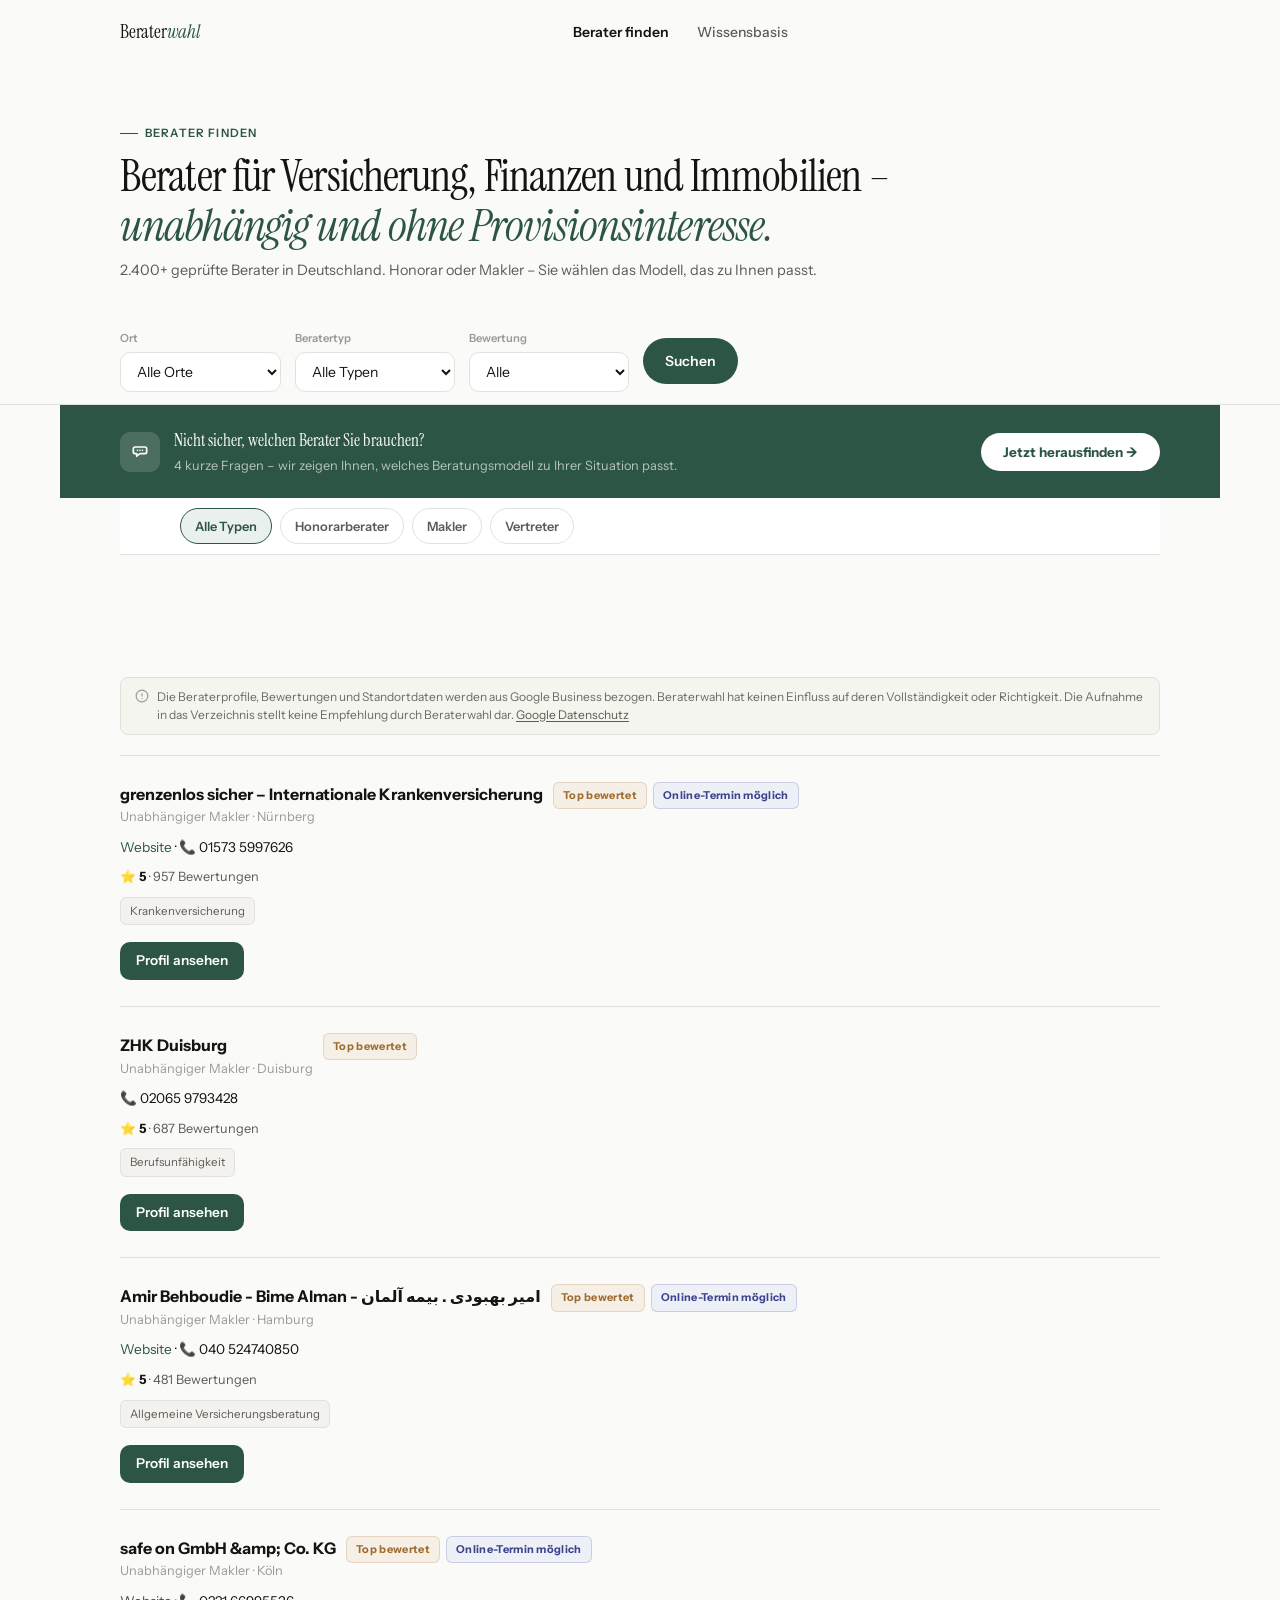
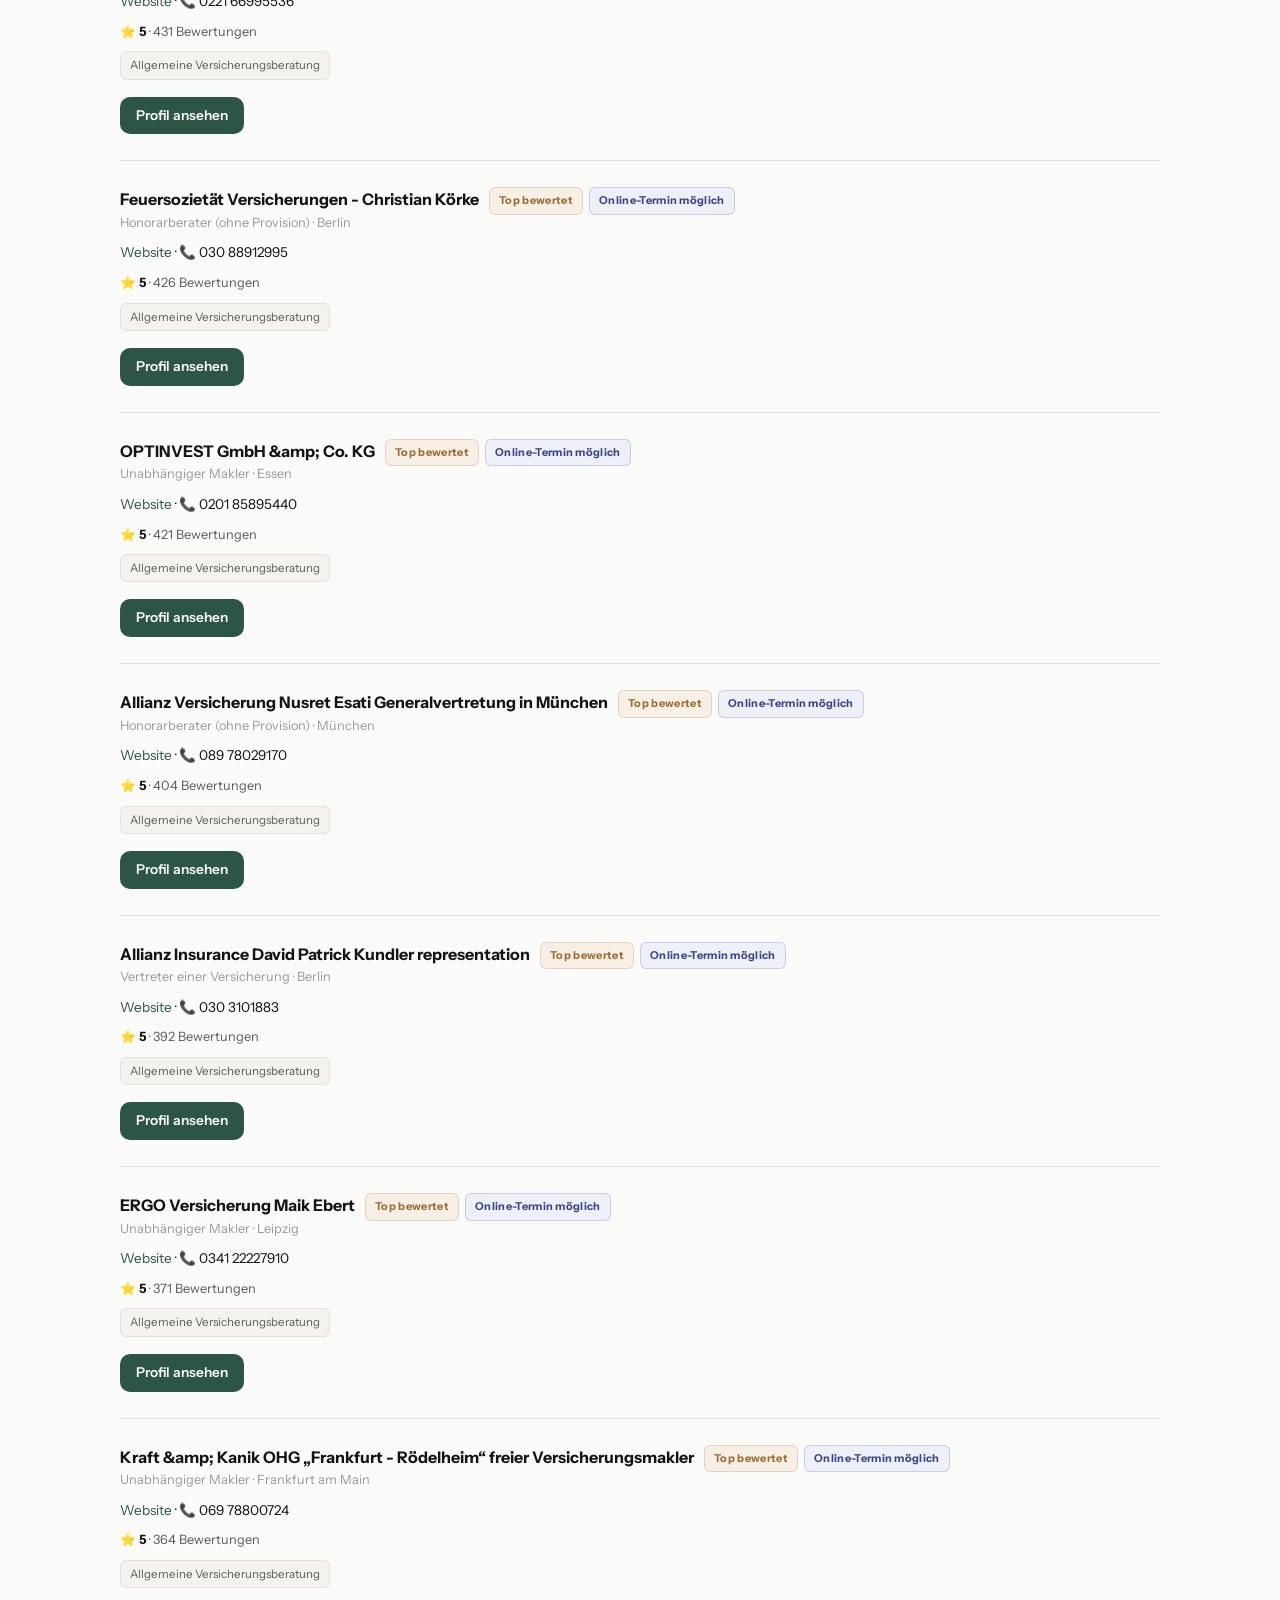
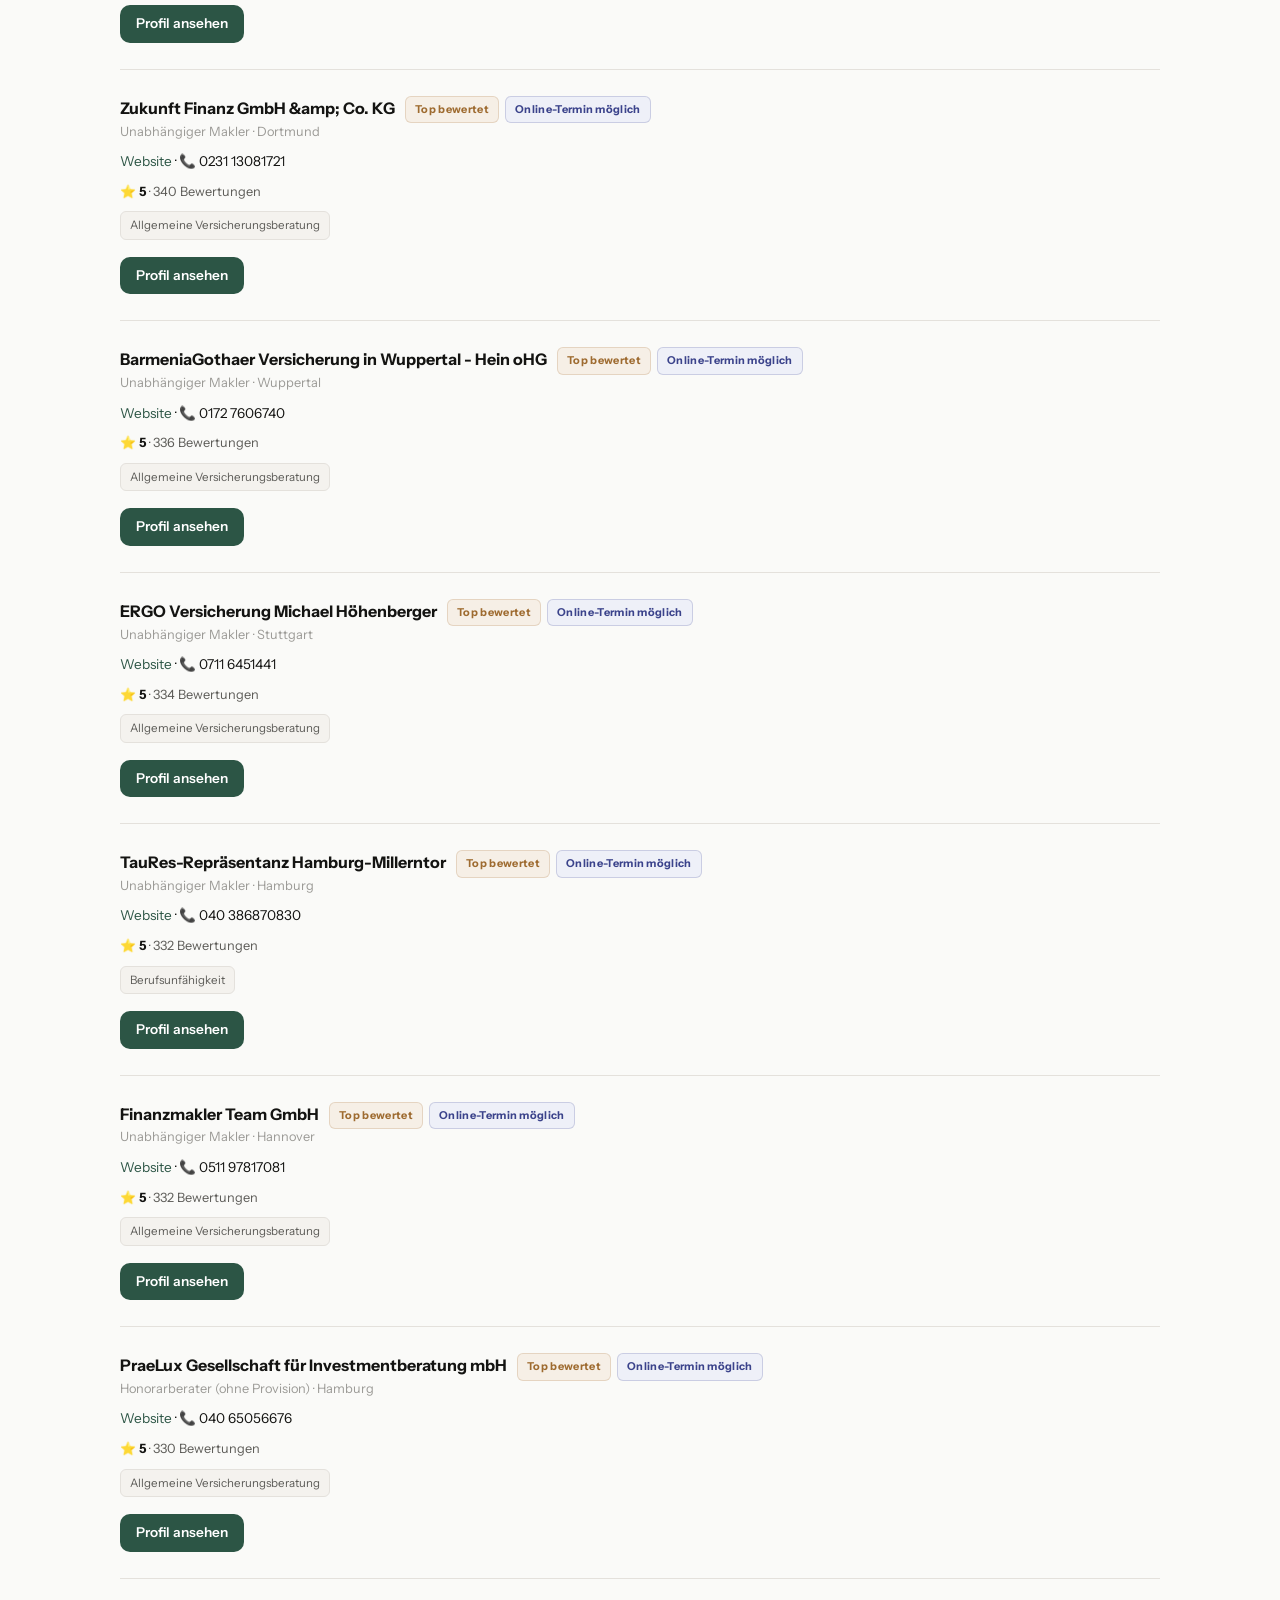
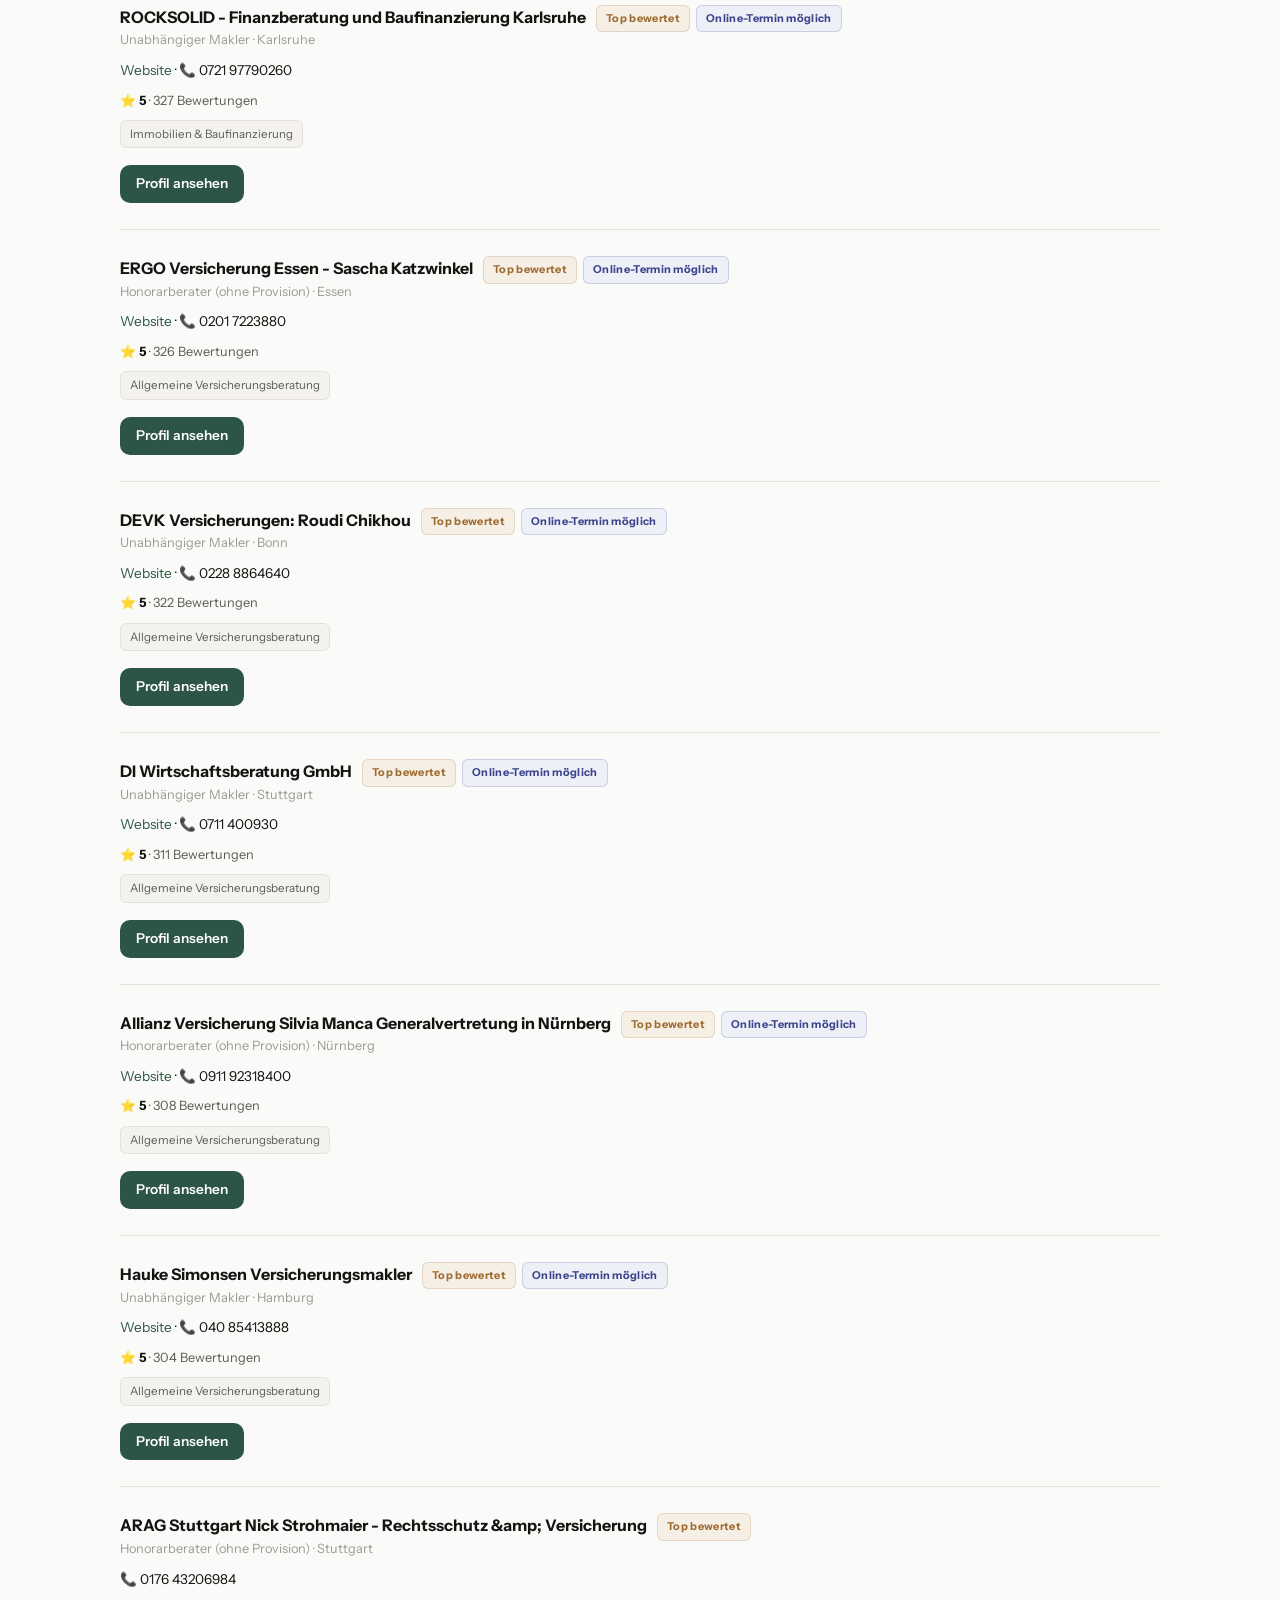
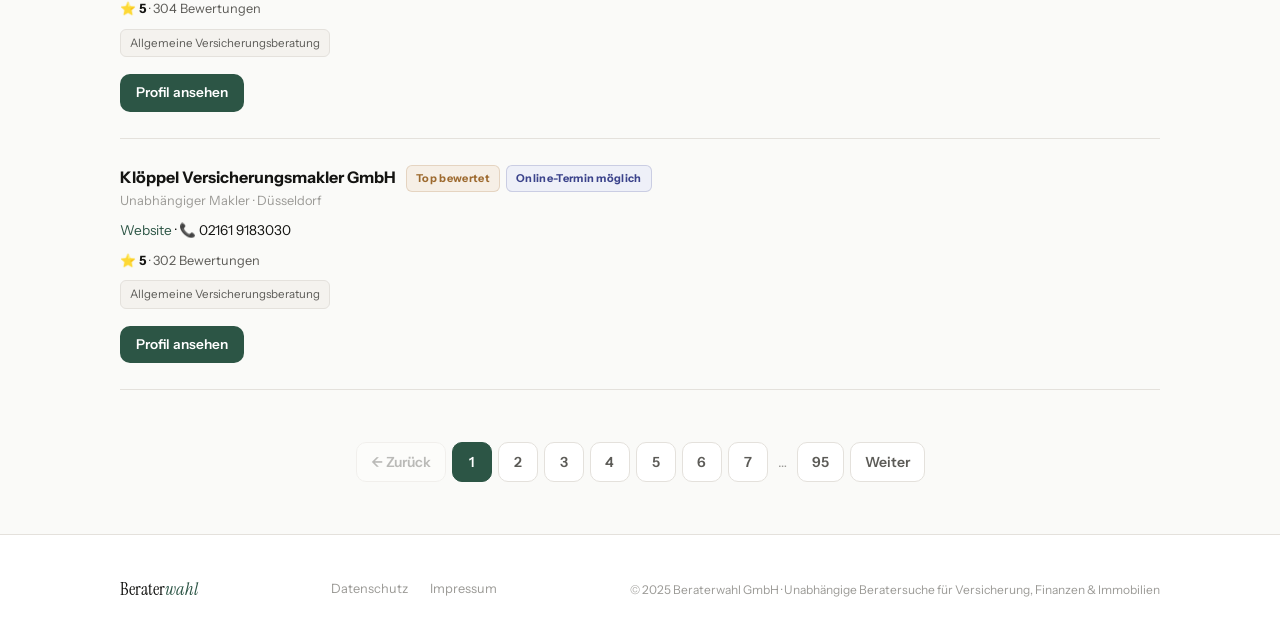
<file: berater.html>
<!DOCTYPE html>
<html lang="de">
<head>
<meta charset="UTF-8">
<meta name="viewport" content="width=device-width, initial-scale=1.0">
<title>Berater finden – Versicherung, Finanzen & Immobilien | Beraterwahl</title>
<link rel="preconnect" href="https://fonts.googleapis.com">
<link href="https://fonts.googleapis.com/css2?family=Instrument+Sans:wght@400;500;600;700&family=Instrument+Serif:ital@0;1&display=swap" rel="stylesheet">
<link rel="stylesheet" href="assets/css/berater.css">
</head>
<body>

<!-- ══ NAV ══ -->
<nav class="nav" id="nav">
  <div class="nav-inner">
    <a href="index.html" class="logo">Berater<em>wahl</em></a>
    <ul class="nav-links">
      <li><a href="berater.html" class="active">Berater finden</a></li>
      <li><a href="knowledge.html">Wissensbasis</a></li>
    </ul>
    <div class="nav-right">
      <button class="nav-burger" id="burger" onclick="toggleMenu()" aria-label="Menü">
        <span></span><span></span><span></span>
      </button>
    </div>
  </div>
</nav>
<div class="nav-mobile" id="nav-mobile">
  <a href="berater.html" onclick="closeMenu()">Berater finden</a>
  <a href="knowledge.html" onclick="closeMenu()">Wissensbasis</a>
</div>

<!-- ══ PAGE HEADER ══ -->
<header class="page-header">
  <div class="ph-inner">
    <div class="ph-left">
      <div class="ph-tag">Berater finden</div>
      <h1>Berater für Versicherung, Finanzen und Immobilien –<br><em>unabhängig und ohne Provisionsinteresse.</em></h1>
      <p class="ph-sub">2.400+ geprüfte Berater in Deutschland. Honorar oder Makler – Sie wählen das Modell, das zu Ihnen passt.</p>
    </div>
  </div>
</header>

<!-- ══ STICKY FILTER (nur aus echten Daten) ══ -->
<div class="list-sticky">
  <div class="ls-inner ls-filter">
    <div class="ls-field">
      <label for="filter-ort">Ort</label>
      <select id="filter-ort" onchange="applyFiltersFromUI()">
        <option value="">Alle Orte</option>
        <!-- Populated by JS from distinct cities -->
      </select>
    </div>
    <div class="ls-field">
      <label for="filter-typ">Beratertyp</label>
      <select id="filter-typ" onchange="applyFiltersFromUI()">
        <option value="">Alle Typen</option>
        <!-- Populated by JS: Versicherungsmakler, Versicherungsagentur, Versicherungsberater -->
      </select>
    </div>
    <div class="ls-field">
      <label for="filter-rating">Bewertung</label>
      <select id="filter-rating" onchange="applyFiltersFromUI()">
        <option value="">Alle</option>
        <option value="4.5">4,5+ ⭐</option>
        <option value="4.8">4,8+ ⭐</option>
      </select>
    </div>
    <button class="ls-btn" onclick="applyFiltersFromUI()">Suchen</button>
  </div>
</div>

<!-- ══ RESULTS ══ -->
<div class="wrap">

  <div class="nudge-banner r" id="nudge">
    <div class="nb-text">
      <div class="nb-ico" aria-hidden="true"><svg class="ico"><use href="assets/img/icons.svg#icon-chat"></use></svg></div>
      <div class="nb-copy">
        <h3>Nicht sicher, welchen Berater Sie brauchen?</h3>
        <p>4 kurze Fragen – wir zeigen Ihnen, welches Beratungsmodell zu Ihrer Situation passt.</p>
      </div>
    </div>
    <a href="funnel.html"><button class="nb-btn">Jetzt herausfinden →</button></a>
  </div>

  <!-- Filter-Chips in der Listenansicht (nur echte Daten) -->
  <div class="list-chips" id="list-chips">
    <div class="lc-inner">
      <button class="lchip on" data-filter-typ="">Alle Typen</button>
      <!-- Weitere Chips werden per JS aus distinctKeywords befüllt -->
    </div>
  </div>

  <div class="list-rh r">
    <div>
      <h2>Berater für Versicherung, Finanzen & Immobilien</h2>
      <div class="list-count" id="result-count">Lade …</div>
    </div>
    <div class="list-rh-actions">
      <div class="filter-dropdown" id="filter-dropdown">
        <button type="button" class="filter-toggle" onclick="toggleFilterPanel()" aria-expanded="false" aria-haspopup="true">
          <span class="filter-toggle-ico">⚙</span> Filter
          <span class="filter-badge" id="filter-badge" style="display:none"></span>
        </button>
        <div class="filter-panel" id="filter-panel">
          <div class="fp-field">
            <label for="fp-ort">Ort</label>
            <select id="fp-ort" onchange="syncFilterAndApply()">
              <option value="">Alle Orte</option>
            </select>
          </div>
          <div class="fp-field">
            <label for="fp-typ">Beratertyp</label>
            <select id="fp-typ" onchange="syncFilterAndApply()">
              <option value="">Alle Typen</option>
            </select>
          </div>
          <div class="fp-field">
            <label for="fp-rating">Bewertung</label>
            <select id="fp-rating" onchange="syncFilterAndApply()">
              <option value="">Alle</option>
              <option value="4.5">4,5+ ⭐</option>
              <option value="4.8">4,8+ ⭐</option>
            </select>
          </div>
          <button type="button" class="fp-reset" onclick="resetFilterPanel()">Zurücksetzen</button>
        </div>
      </div>
      <div class="sort-wrap">
        <span class="sort-lbl">Sortieren:</span>
        <select class="sort-sel" onchange="handleSort(this.value)">
          <option value="rating">Beste Bewertung</option>
          <option value="count">Meiste Bewertungen</option>
          <option value="stadt">Nach Ort</option>
        </select>
      </div>
    </div>
  </div>

  <div class="google-disclaimer">
    <svg width="14" height="14" viewBox="0 0 24 24" fill="none" stroke="currentColor" stroke-width="2" stroke-linecap="round" stroke-linejoin="round" aria-hidden="true"><circle cx="12" cy="12" r="10"/><line x1="12" y1="8" x2="12" y2="12"/><line x1="12" y1="16" x2="12.01" y2="16"/></svg>
    <span>Die Beraterprofile, Bewertungen und Standortdaten werden aus Google Business bezogen. Beraterwahl hat keinen Einfluss auf deren Vollständigkeit oder Richtigkeit. Die Aufnahme in das Verzeichnis stellt keine Empfehlung durch Beraterwahl dar. <a href="https://policies.google.com/privacy" target="_blank" rel="noopener">Google Datenschutz</a></span>
  </div>

  <div class="adv-list" id="adv-list">
    <div class="adv-loading" id="adv-loading">Lade Berater …</div>
  </div>

  <div class="empty-state" id="empty-state" style="display:none">
    <p>Keine Berater entsprechen den gewählten Kriterien.</p>
    <p class="empty-hint">Filter anpassen oder zurücksetzen.</p>
  </div>

  <div class="pagination" id="pagination"></div>

</div>

<!-- FOOTER -->
<footer>
  <div class="footer-inner">
    <div class="f-logo">Berater<em>wahl</em></div>
    <div class="f-links">
      <a href="#">Datenschutz</a>
      <a href="#">Impressum</a>
    </div>
    <small>© 2025 Beraterwahl GmbH · Unabhängige Beratersuche für Versicherung, Finanzen & Immobilien</small>
  </div>
</footer>

<script src="assets/js/berater.js"></script>
<script src="assets/js/berater-logic.js" defer></script>
</body>
</html>
</file>
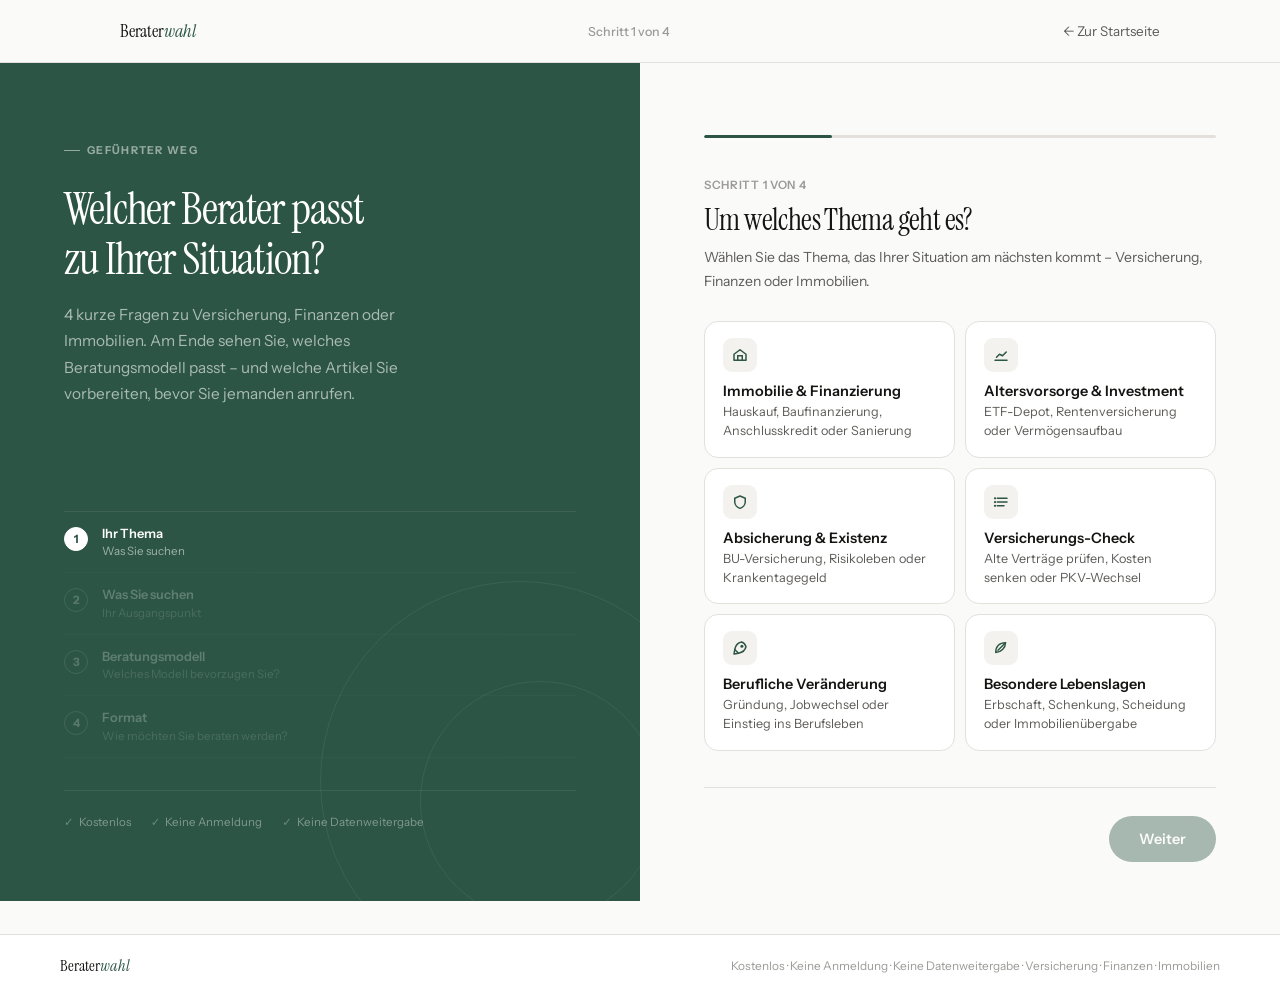
<file: funnel.html>
<!DOCTYPE html>
<html lang="de">
<head>
<meta charset="UTF-8">
<meta name="viewport" content="width=device-width, initial-scale=1.0">
<title>Welcher Berater passt zu mir? – 4 Fragen | Beraterwahl</title>
<link rel="preconnect" href="https://fonts.googleapis.com">
<link href="https://fonts.googleapis.com/css2?family=Instrument+Sans:wght@400;500;600;700&family=Instrument+Serif:ital@0;1&display=swap" rel="stylesheet">
<link rel="stylesheet" href="assets/css/funnel.css">
</head>
<body>

<svg class="icon-sprite" aria-hidden="true" style="display:none" xmlns="http://www.w3.org/2000/svg">
  <symbol id="icon-home" viewBox="0 0 24 24">
    <path d="M4 11L12 5L20 11V19H4V11Z" stroke="currentColor" stroke-width="2" fill="none" stroke-linejoin="round"/>
    <path d="M9 19V13H15V19" stroke="currentColor" stroke-width="2" fill="none"/>
  </symbol>
  <symbol id="icon-chart" viewBox="0 0 24 24">
    <path d="M4 19H20" stroke="currentColor" stroke-width="2" stroke-linecap="round"/>
    <path d="M6 15L10 11L14 13L19 8" stroke="currentColor" stroke-width="2" fill="none" stroke-linecap="round" stroke-linejoin="round"/>
  </symbol>
  <symbol id="icon-shield" viewBox="0 0 24 24">
    <path d="M12 4L19 7V12C19 16 15.5 19.5 12 20.5C8.5 19.5 5 16 5 12V7L12 4Z" stroke="currentColor" stroke-width="2" fill="none" stroke-linejoin="round"/>
  </symbol>
  <symbol id="icon-list" viewBox="0 0 24 24">
    <path d="M7 7H20" stroke="currentColor" stroke-width="2" stroke-linecap="round"/>
    <path d="M7 12H20" stroke="currentColor" stroke-width="2" stroke-linecap="round"/>
    <path d="M7 17H16" stroke="currentColor" stroke-width="2" stroke-linecap="round"/>
    <circle cx="4" cy="7" r="1.5" fill="currentColor"/>
    <circle cx="4" cy="12" r="1.5" fill="currentColor"/>
    <circle cx="4" cy="17" r="1.5" fill="currentColor"/>
  </symbol>
  <symbol id="icon-rocket" viewBox="0 0 24 24">
    <path d="M14 4C9 5 6 9 5 14L10 19C15 18 19 15 20 10C18.5 6.5 16.5 4.5 14 4Z" stroke="currentColor" stroke-width="2" fill="none" stroke-linejoin="round"/>
    <circle cx="14.5" cy="9.5" r="2" fill="currentColor"/>
    <path d="M5 14L4 20L10 19" stroke="currentColor" stroke-width="2" fill="none" stroke-linejoin="round"/>
  </symbol>
  <symbol id="icon-leaf" viewBox="0 0 24 24">
    <path d="M5 18C12 18 18 12 18 5C10 5 5 10 5 18Z" stroke="currentColor" stroke-width="2" fill="none" stroke-linejoin="round"/>
    <path d="M8 15L18 5" stroke="currentColor" stroke-width="2" stroke-linecap="round"/>
  </symbol>
  <symbol id="icon-compass" viewBox="0 0 24 24">
    <circle cx="12" cy="12" r="8" stroke="currentColor" stroke-width="2" fill="none"/>
    <path d="M10 10L15 9L14 14L9 15L10 10Z" fill="currentColor"/>
  </symbol>
  <symbol id="icon-handshake" viewBox="0 0 24 24">
    <path d="M8 12L11 9L13 11L15 9L18 12" stroke="currentColor" stroke-width="2" fill="none" stroke-linecap="round" stroke-linejoin="round"/>
    <path d="M3 12L7 16H11" stroke="currentColor" stroke-width="2" fill="none" stroke-linecap="round"/>
    <path d="M21 12L17 16H13" stroke="currentColor" stroke-width="2" fill="none" stroke-linecap="round"/>
  </symbol>
  <symbol id="icon-telescope" viewBox="0 0 24 24">
    <path d="M4 14L16 9L19 13L7 18L4 14Z" stroke="currentColor" stroke-width="2" fill="none" stroke-linejoin="round"/>
    <path d="M12 16L14 20" stroke="currentColor" stroke-width="2" stroke-linecap="round"/>
    <circle cx="18" cy="10" r="2" fill="currentColor"/>
  </symbol>
  <symbol id="icon-target" viewBox="0 0 24 24">
    <circle cx="12" cy="12" r="8" stroke="currentColor" stroke-width="2" fill="none"/>
    <circle cx="12" cy="12" r="4" stroke="currentColor" stroke-width="2" fill="none"/>
    <circle cx="12" cy="12" r="1.5" fill="currentColor"/>
  </symbol>
  <symbol id="icon-question" viewBox="0 0 24 24">
    <circle cx="12" cy="12" r="9" stroke="currentColor" stroke-width="2" fill="none"/>
    <path d="M9.5 9.5C9.5 8.1 10.6 7 12 7C13.4 7 14.5 8.1 14.5 9.5C14.5 10.7 13.7 11.4 12.7 12.1C12.2 12.5 12 12.8 12 13.5" stroke="currentColor" stroke-width="2" fill="none" stroke-linecap="round"/>
    <circle cx="12" cy="17" r="1" fill="currentColor"/>
  </symbol>
  <symbol id="icon-pin" viewBox="0 0 24 24">
    <path d="M12 4C8.7 4 6 6.7 6 10C6 14 12 20 12 20C12 20 18 14 18 10C18 6.7 15.3 4 12 4Z" stroke="currentColor" stroke-width="2" fill="none"/>
    <circle cx="12" cy="10" r="2.5" fill="currentColor"/>
  </symbol>
  <symbol id="icon-laptop" viewBox="0 0 24 24">
    <rect x="5" y="6" width="14" height="10" rx="2" stroke="currentColor" stroke-width="2" fill="none"/>
    <path d="M3 18H21" stroke="currentColor" stroke-width="2" stroke-linecap="round"/>
  </symbol>
  <symbol id="icon-globe" viewBox="0 0 24 24">
    <circle cx="12" cy="12" r="8" stroke="currentColor" stroke-width="2" fill="none"/>
    <path d="M4 12H20" stroke="currentColor" stroke-width="2"/>
    <path d="M12 4C9.5 6.5 9.5 17.5 12 20C14.5 17.5 14.5 6.5 12 4Z" stroke="currentColor" stroke-width="2" fill="none"/>
  </symbol>
</svg>

<!-- NAV -->
<nav class="nav">
  <div class="nav-inner">
    <a href="index.html" class="logo">Berater<em>wahl</em></a>
    <span class="nav-step" id="nav-step">Schritt 1 von 4</span>
    <button class="nav-back" onclick="history.back()">← Zur Startseite</button>
  </div>
</nav>

<main>

  <!-- ══ LEFT PANEL ══ -->
  <div class="f-left">
    <div class="fl-top">
      <div class="fl-tag">Geführter Weg</div>
      <h1>Welcher Berater passt<br>zu Ihrer Situation?</h1>
      <p>4 kurze Fragen zu Versicherung, Finanzen oder Immobilien. Am Ende sehen Sie, welches Beratungsmodell passt – und welche Artikel Sie vorbereiten, bevor Sie jemanden anrufen.</p>
    </div>

    <div class="fl-steps">
      <div class="fl-step active" id="ls1">
        <div class="fl-step-num">
          <span class="fl-step-num-val">1</span>
          <span class="fl-step-done-icon">✓</span>
        </div>
        <div class="fl-step-body">
          <div class="fl-step-label">Ihr Thema</div>
          <div class="fl-step-sub">Was Sie suchen</div>
        </div>
      </div>
      <div class="fl-step" id="ls2">
        <div class="fl-step-num">
          <span class="fl-step-num-val">2</span>
          <span class="fl-step-done-icon">✓</span>
        </div>
        <div class="fl-step-body">
          <div class="fl-step-label">Was Sie suchen</div>
          <div class="fl-step-sub">Ihr Ausgangspunkt</div>
        </div>
      </div>
      <div class="fl-step" id="ls3">
        <div class="fl-step-num">
          <span class="fl-step-num-val">3</span>
          <span class="fl-step-done-icon">✓</span>
        </div>
        <div class="fl-step-body">
          <div class="fl-step-label">Beratungsmodell</div>
          <div class="fl-step-sub">Welches Modell bevorzugen Sie?</div>
        </div>
      </div>
      <div class="fl-step" id="ls4">
        <div class="fl-step-num">
          <span class="fl-step-num-val">4</span>
          <span class="fl-step-done-icon">✓</span>
        </div>
        <div class="fl-step-body">
          <div class="fl-step-label">Format</div>
          <div class="fl-step-sub">Wie möchten Sie beraten werden?</div>
        </div>
      </div>
    </div>

    <div class="fl-trust">
      <span class="fl-trust-item">Kostenlos</span>
      <span class="fl-trust-item">Keine Anmeldung</span>
      <span class="fl-trust-item">Keine Datenweitergabe</span>
    </div>
  </div>

  <!-- ══ RIGHT PANEL ══ -->
  <div class="f-right">
    <div class="fn-prog"><div class="fn-bar" id="fpf" style="width:25%"></div></div>

    <!-- Step 1 -->
    <div class="fn-step active" id="fs1">
      <div class="fn-ql">Schritt 1 von 4</div>
      <div class="fn-q">Um welches Thema geht es?</div>
      <p class="fn-hint">Wählen Sie das Thema, das Ihrer Situation am nächsten kommt – Versicherung, Finanzen oder Immobilien.</p>
      <div class="fn-opts g2">
        <button type="button" class="fn-opt" data-key="anlass" data-tag="Hauskauf" data-label="Immobilie & Finanzierung">
          <div class="fn-oi" aria-hidden="true"><svg class="ico"><use href="#icon-home"></use></svg></div>
          <div class="fn-ot"><strong>Immobilie & Finanzierung</strong><span>Hauskauf, Baufinanzierung, Anschlusskredit oder Sanierung</span></div>
        </button>
        <button type="button" class="fn-opt" data-key="anlass" data-tag="GeldVermehren" data-label="Altersvorsorge & Investment">
          <div class="fn-oi" aria-hidden="true"><svg class="ico"><use href="#icon-chart"></use></svg></div>
          <div class="fn-ot"><strong>Altersvorsorge & Investment</strong><span>ETF-Depot, Rentenversicherung oder Vermögensaufbau</span></div>
        </button>
        <button type="button" class="fn-opt" data-key="anlass" data-tag="Absichern" data-label="Absicherung & Existenz">
          <div class="fn-oi" aria-hidden="true"><svg class="ico"><use href="#icon-shield"></use></svg></div>
          <div class="fn-ot"><strong>Absicherung & Existenz</strong><span>BU-Versicherung, Risikoleben oder Krankentagegeld</span></div>
        </button>
        <button type="button" class="fn-opt" data-key="anlass" data-tag="FixkostenSenken" data-label="Versicherungs-Check">
          <div class="fn-oi" aria-hidden="true"><svg class="ico"><use href="#icon-list"></use></svg></div>
          <div class="fn-ot"><strong>Versicherungs-Check</strong><span>Alte Verträge prüfen, Kosten senken oder PKV-Wechsel</span></div>
        </button>
        <button type="button" class="fn-opt" data-key="anlass" data-tag="Neustart" data-label="Berufliche Veränderung">
          <div class="fn-oi" aria-hidden="true"><svg class="ico"><use href="#icon-rocket"></use></svg></div>
          <div class="fn-ot"><strong>Berufliche Veränderung</strong><span>Gründung, Jobwechsel oder Einstieg ins Berufsleben</span></div>
        </button>
        <button type="button" class="fn-opt" data-key="anlass" data-tag="Erbe" data-label="Besondere Lebenslagen">
          <div class="fn-oi" aria-hidden="true"><svg class="ico"><use href="#icon-leaf"></use></svg></div>
          <div class="fn-ot"><strong>Besondere Lebenslagen</strong><span>Erbschaft, Schenkung, Scheidung oder Immobilienübergabe</span></div>
        </button>
      </div>
      <div class="fn-footer">
        <span></span>
        <button class="fn-next-btn" id="fn1-next" onclick="nextStep()" type="button" disabled>Weiter</button>
      </div>
    </div>

    <!-- Step 2 -->
    <div class="fn-step" id="fs2">
      <div class="fn-ql">Schritt 2 von 4</div>
      <div class="fn-q">Was ist Ihr Ausgangspunkt?</div>
      <p class="fn-hint">Wo stehen Sie gerade? Das hilft uns, den richtigen Beratertyp zu empfehlen.</p>
      <div class="fn-opts">
        <button type="button" class="fn-opt" data-key="ziel" data-tag="UberblickFehlt" data-label="Den Überblick gewinnen">
          <div class="fn-oi" aria-hidden="true"><svg class="ico"><use href="#icon-compass"></use></svg></div>
          <div class="fn-ot"><strong>Den Überblick gewinnen</strong><span>Ich möchte erst verstehen, was ich habe und was fehlt.</span></div>
        </button>
        <button type="button" class="fn-opt" data-key="ziel" data-tag="Sicherheit" data-label="Ein konkretes Problem lösen">
          <div class="fn-oi">✅</div>
          <div class="fn-ot"><strong>Ein konkretes Problem lösen</strong><span>Ich habe ein klares Anliegen und suche direkt die passende Lösung.</span></div>
        </button>
        <button type="button" class="fn-opt" data-key="ziel" data-tag="FixkostenSenken" data-label="Bestehendes optimieren">
          <div class="fn-oi">⚙️</div>
          <div class="fn-ot"><strong>Bestehendes optimieren</strong><span>Ich habe bestehende Verträge und möchte wissen, ob ich zu viel zahle.</span></div>
        </button>
        <button type="button" class="fn-opt" data-key="ziel" data-tag="TraueNicht" data-label="Langfristige Begleitung">
          <div class="fn-oi" aria-hidden="true"><svg class="ico"><use href="#icon-handshake"></use></svg></div>
          <div class="fn-ot"><strong>Langfristige Begleitung</strong><span>Ich suche einen festen Ansprechpartner für alle Finanzfragen.</span></div>
        </button>
      </div>
      <div class="fn-footer">
        <button class="fn-back-btn" onclick="prevStep()" type="button">← Zurück</button>
        <button class="fn-next-btn" id="fn2-next" onclick="nextStep()" type="button" disabled>Weiter</button>
      </div>
    </div>

    <!-- Step 3 -->
    <div class="fn-step" id="fs3">
      <div class="fn-ql">Schritt 3 von 4</div>
      <div class="fn-q">Welches Beratungsmodell bevorzugen Sie?</div>
      <p class="fn-hint">Noch unsicher? Kein Problem – wir erklären am Ende die Unterschiede.</p>
      <div class="fn-opts">
        <button type="button" class="fn-opt" data-key="modell" data-tag="Honorar" data-label="Honorar-Berater">
          <div class="fn-oi">⚖️</div>
          <div class="fn-ot"><strong>Honorar-Berater</strong><span>Sie zahlen direkt – dafür arbeitet der Berater ausschließlich für Sie, ohne Provisionen.</span></div>
        </button>
        <button type="button" class="fn-opt" data-key="modell" data-tag="Makler" data-label="Freier Makler">
          <div class="fn-oi" aria-hidden="true"><svg class="ico"><use href="#icon-telescope"></use></svg></div>
          <div class="fn-ot"><strong>Freier Makler</strong><span>Zugang zu hunderten Anbietern, vergütet über Provision – für Sie oft ohne Extrakosten.</span></div>
        </button>
        <button type="button" class="fn-opt" data-key="modell" data-tag="Spezialist" data-label="Spezialist">
          <div class="fn-oi" aria-hidden="true"><svg class="ico"><use href="#icon-target"></use></svg></div>
          <div class="fn-ot"><strong>Spezialist</strong><span>Tiefe Expertise in einem Thema – z. B. ausschließlich BU, PKV oder Immobilienfinanzierung.</span></div>
        </button>
        <button type="button" class="fn-opt" data-key="modell" data-tag="Egal" data-label="Ich bin noch unsicher">
          <div class="fn-oi" aria-hidden="true"><svg class="ico"><use href="#icon-question"></use></svg></div>
          <div class="fn-ot"><strong>Ich bin noch unsicher</strong><span>Ich lasse mich von der Auswertung leiten.</span></div>
        </button>
      </div>
      <div class="fn-footer">
        <button class="fn-back-btn" onclick="prevStep()" type="button">← Zurück</button>
        <button class="fn-next-btn" id="fn3-next" onclick="nextStep()" type="button" disabled>Weiter</button>
      </div>
    </div>

    <!-- Step 4 -->
    <div class="fn-step" id="fs4">
      <div class="fn-ql">Schritt 4 von 4</div>
      <div class="fn-q">Wie möchten Sie beraten werden?</div>
      <p class="fn-hint">Letzter Schritt. Danach sehen Sie Ihre persönliche Empfehlung.</p>
      <div class="fn-opts g3">
        <button type="button" class="fn-opt" data-key="logistik" data-tag="vor_ort" data-label="Vor Ort">
          <div class="fn-oi" aria-hidden="true"><svg class="ico"><use href="#icon-pin"></use></svg></div>
          <div class="fn-ot"><strong>Vor Ort</strong><span>Persönlicher Termin bei einem Berater in meiner Nähe</span></div>
        </button>
        <button type="button" class="fn-opt" data-key="logistik" data-tag="digital" data-label="Digital">
          <div class="fn-oi" aria-hidden="true"><svg class="ico"><use href="#icon-laptop"></use></svg></div>
          <div class="fn-ot"><strong>Digital</strong><span>Video-Call, digital und flexibel von überall</span></div>
        </button>
        <button type="button" class="fn-opt" data-key="logistik" data-tag="flexibel" data-label="Egal">
          <div class="fn-oi" aria-hidden="true"><svg class="ico"><use href="#icon-globe"></use></svg></div>
          <div class="fn-ot"><strong>Egal</strong><span>Das Format ist mir egal – Hauptsache der Berater passt fachlich</span></div>
        </button>
      </div>
      <div id="plz-wrap" style="display:none;margin-top:14px;">
        <div class="fn-loc">
          <input type="text" id="fn-plz" placeholder="Stadt oder Postleitzahl">
          <select><option>Umkreis 20 km</option><option>Umkreis 50 km</option><option>Umkreis 100 km</option></select>
        </div>
      </div>
      <div class="fn-footer">
        <button class="fn-back-btn" onclick="prevStep()" type="button">← Zurück</button>
        <button class="fn-next-btn" id="fn4-next" onclick="showResult()" disabled>Meine Empfehlung anzeigen →</button>
      </div>
    </div>

    <!-- RESULT -->
    <div class="fn-result" id="fn-result">
      <div class="res-eyebrow">Ihre Empfehlung – basierend auf Ihren Antworten</div>
      <div class="res-title" id="res-title">Das passt zu Ihrer Situation.</div>

      <div class="res-summary" id="res-summary"></div>

      <div class="res-model" id="res-model"></div>

      <div class="res-section-label">Diese Artikel helfen Ihnen vor dem ersten Gespräch</div>
      <div class="res-arts" id="res-arts"></div>

      <div class="res-cta-block">
        <div>
          <h3>Jetzt passende Berater ansehen</h3>
          <p>Berater für Versicherung, Finanzen und Immobilien – gefiltert nach Ihren Antworten. Kostenlos, ohne Anmeldung.</p>
        </div>
        <a href="berater.html"><button class="res-cta-btn">Berater finden →</button></a>
      </div>

      <button class="res-restart" onclick="restartFunnel()">↺ Neu starten</button>
    </div>

  </div><!-- /f-right -->
</main>

<footer>
  <div class="foot-in">
    <div class="f-logo">Berater<em>wahl</em></div>
    <small>Kostenlos · Keine Anmeldung · Keine Datenweitergabe · Versicherung · Finanzen · Immobilien</small>
  </div>
</footer>

<script src="assets/js/funnel.js" defer></script>
</body>
</html>
</file>
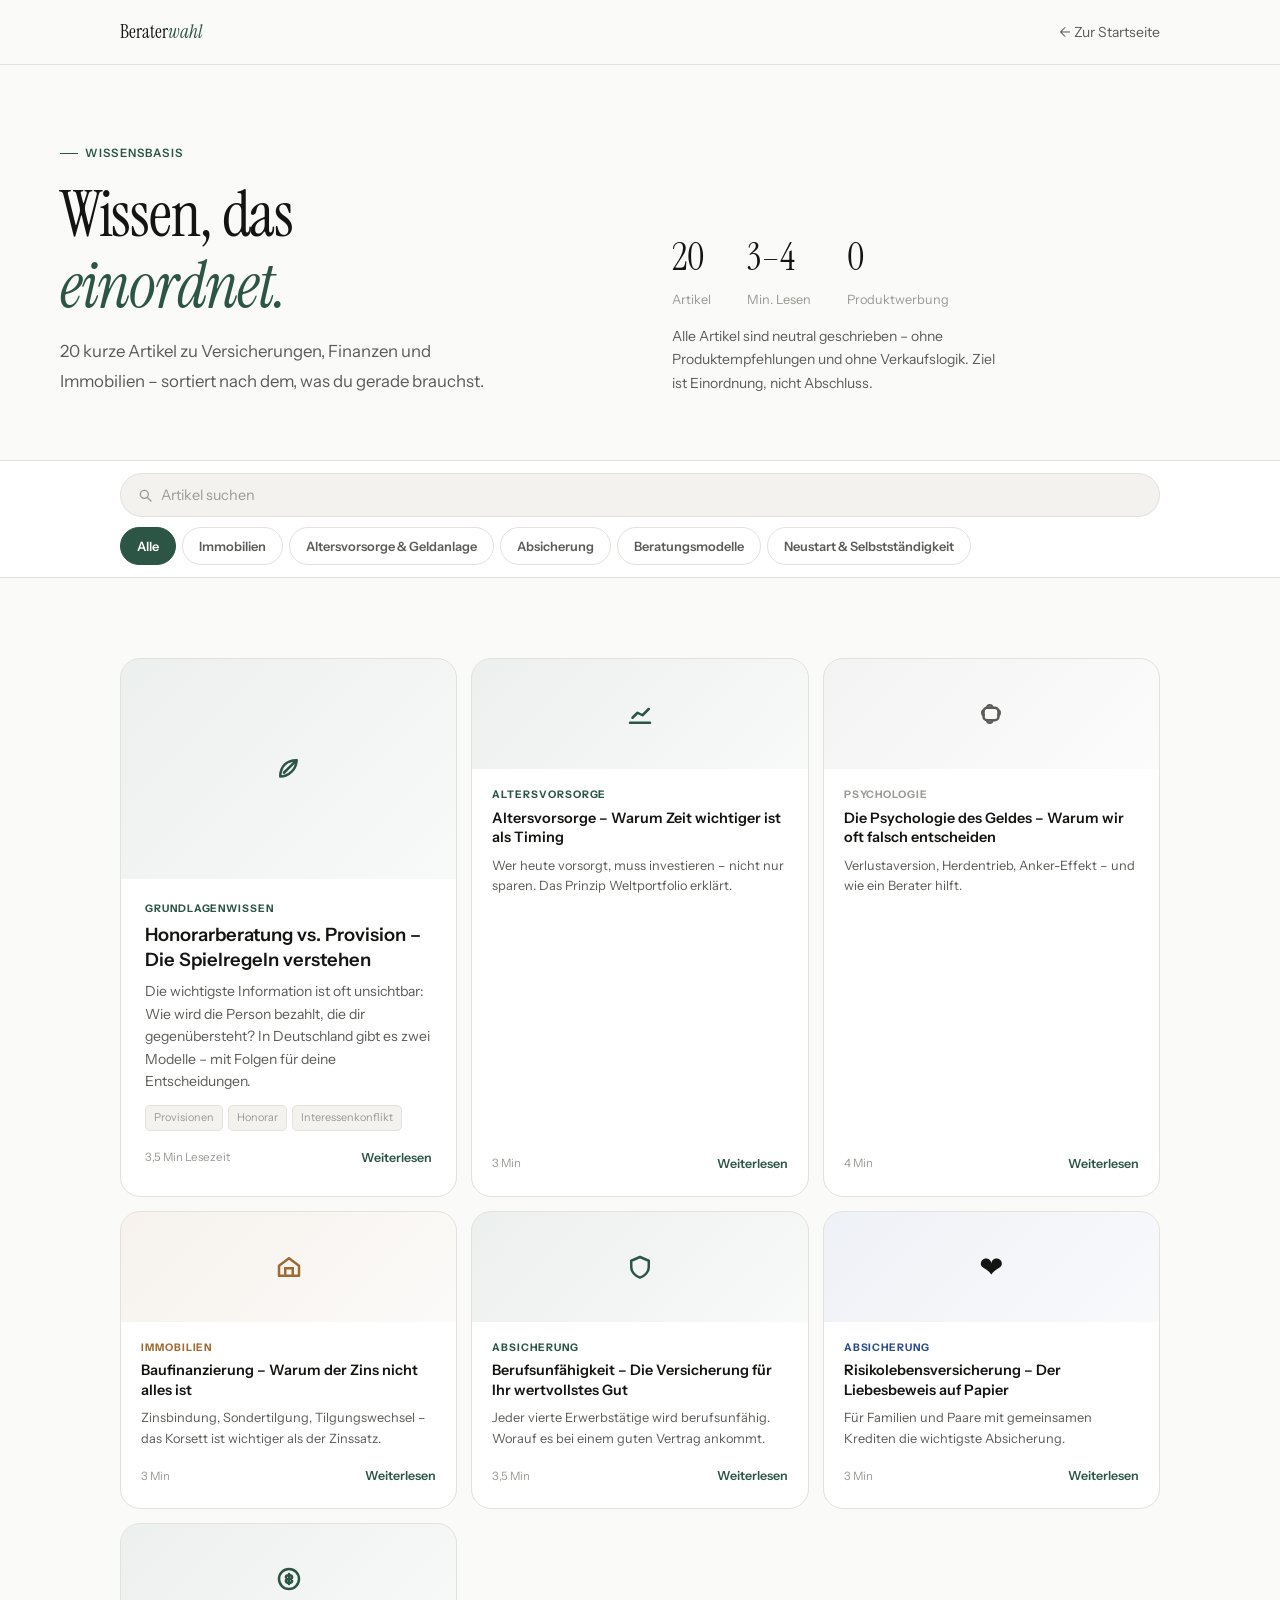
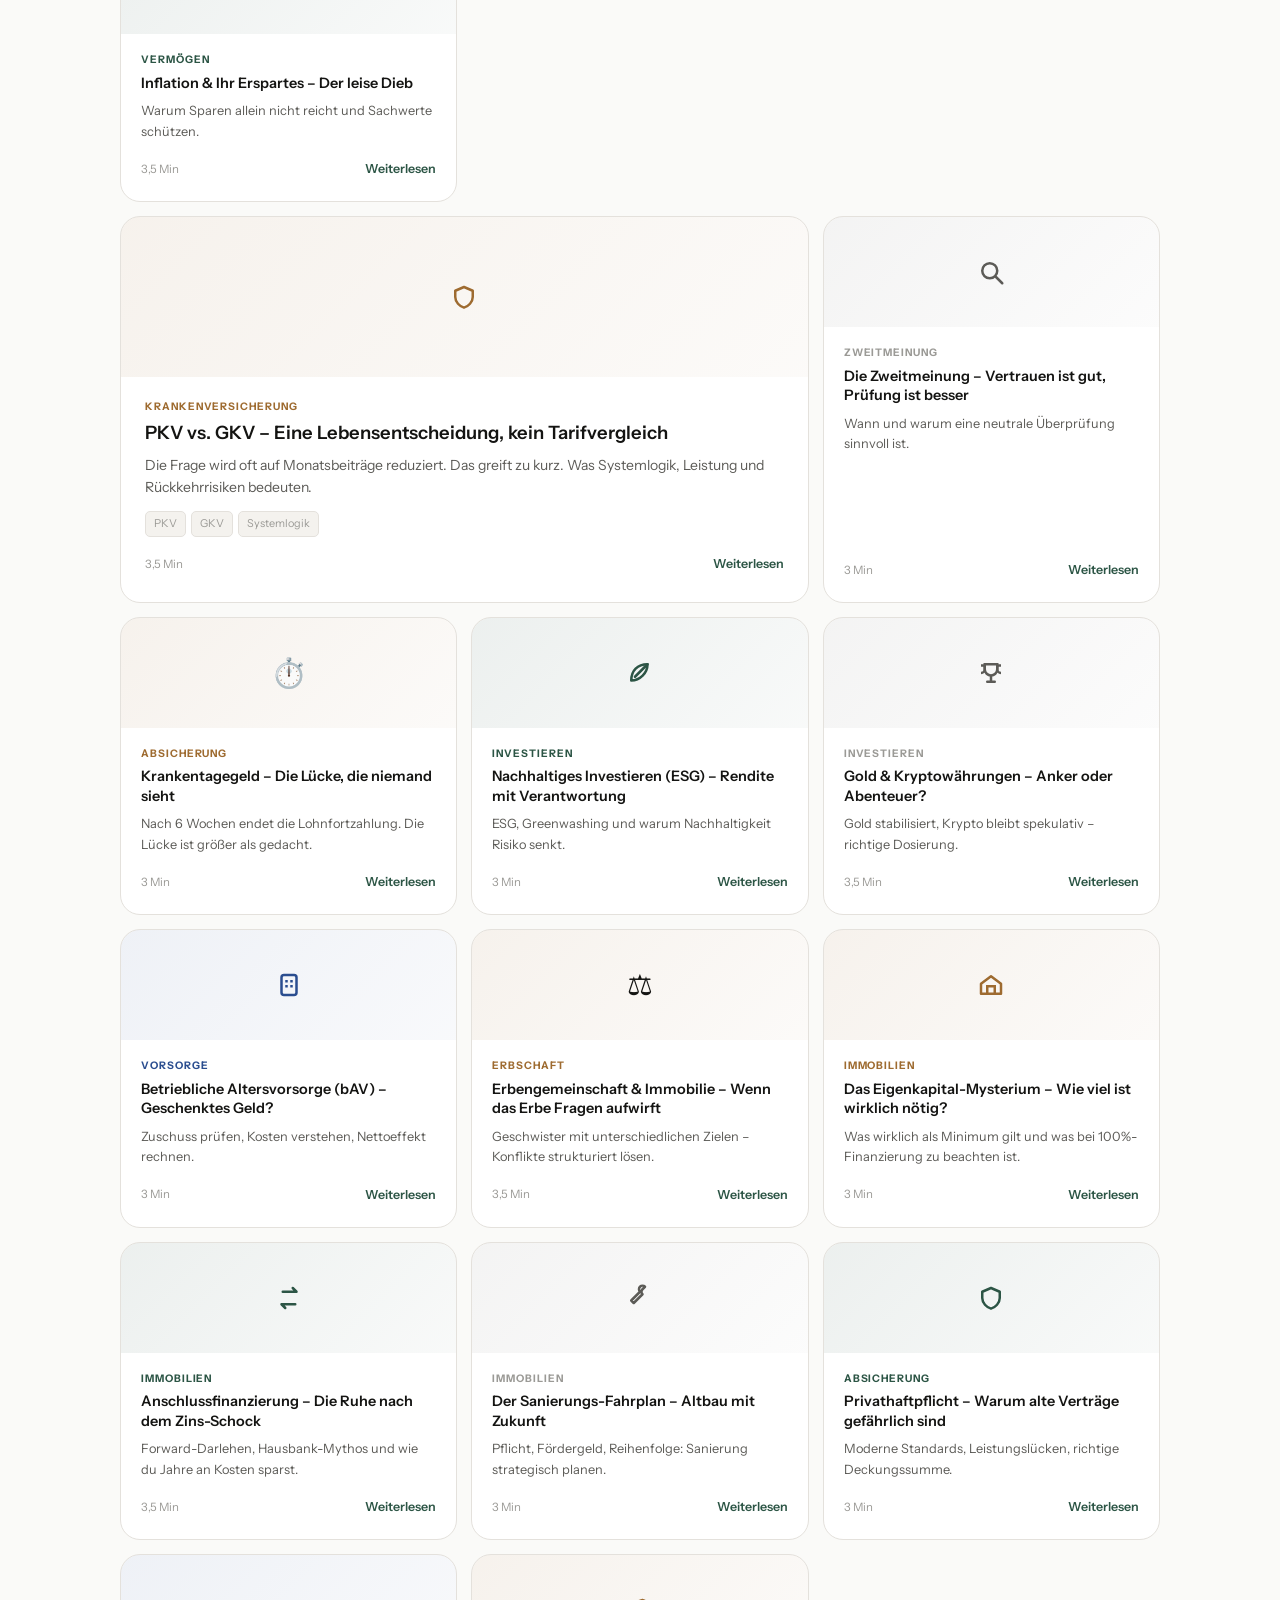
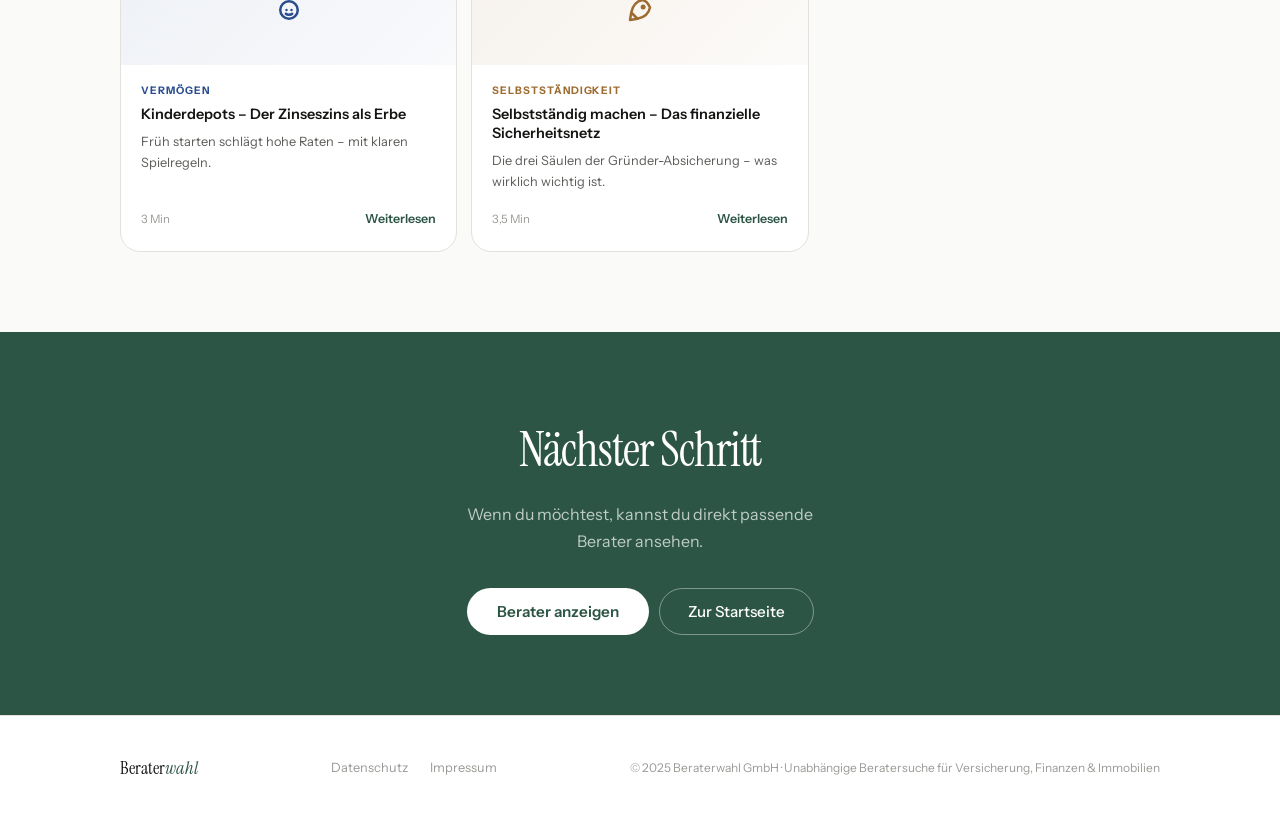
<file: knowledge.html>
<!DOCTYPE html>
<html lang="de">
<head>
<meta charset="UTF-8">
<meta name="viewport" content="width=device-width, initial-scale=1.0">
<title>Wissen – Beraterwahl</title>
<link rel="preconnect" href="https://fonts.googleapis.com">
<link href="https://fonts.googleapis.com/css2?family=Instrument+Sans:wght@400;500;600;700&family=Instrument+Serif:ital@0;1&display=swap" rel="stylesheet">
<link rel="stylesheet" href="assets/css/knowledge.css">
</head>
<body>

<!-- NAV -->
<nav class="nav">
  <div class="nav-inner">
    <a href="index.html" class="logo">Berater<em>wahl</em></a>
    <button class="nav-back" onclick="history.back()">← Zur Startseite</button>
    <button class="nav-burger" id="burger" onclick="toggleMenu()">
      <span></span><span></span><span></span>
    </button>
  </div>
</nav>

<div class="nav-mobile" id="nav-mobile">
  <a href="index.html">Startseite</a>
  <a href="#artikel">Artikel</a>
</div>

<!-- ══ PAGE HERO ══ -->
<div class="page-hero">
  <div class="ph-inner">
    <div class="ph-l r">
      <div class="ph-tag">Wissensbasis</div>
      <h1>Wissen, das<br><em>einordnet.</em></h1>
      <p>20 kurze Artikel zu Versicherungen, Finanzen und Immobilien – sortiert nach dem, was du gerade brauchst.</p>
    </div>
    <div class="ph-r r">
      <div class="ph-stats">
        <div class="ph-stat">
          <div class="ph-num">20</div>
          <div class="ph-lbl">Artikel</div>
        </div>
        <div class="ph-stat">
        <div class="ph-num">3–4</div>
        <div class="ph-lbl">Min. Lesen</div>
        </div>
        <div class="ph-stat">
        <div class="ph-num">0</div>
        <div class="ph-lbl">Produktwerbung</div>
        </div>
      </div>
      <p class="ph-r-text">Alle Artikel sind neutral geschrieben – ohne Produktempfehlungen und ohne Verkaufslogik. Ziel ist Einordnung, nicht Abschluss.</p>
    </div>
  </div>
</div>

<!-- ══ STICKY SEARCH + FILTER ══ -->
<div class="know-search-bar">
  <div class="ks-inner">
    <div class="ks-input-wrap">
      <span class="ks-icon" aria-hidden="true">
        <svg class="ico"><use href="assets/img/icons.svg#icon-search"></use></svg>
      </span>
      <input class="ks-input" type="text" placeholder="Artikel suchen" id="art-search" oninput="filterArticles()">
    </div>
    <div class="ks-tabs">
      <button class="kt on" onclick="setTab('alle', this)">Alle</button>
      <button class="kt" onclick="setTab('immobilien', this)">Immobilien</button>
      <button class="kt" onclick="setTab('altersvorsorge', this)">Altersvorsorge & Geldanlage</button>
      <button class="kt" onclick="setTab('absicherung', this)">Absicherung</button>
      <button class="kt" onclick="setTab('grundlagen', this)">Beratungsmodelle</button>
      <button class="kt" onclick="setTab('neustart', this)">Neustart & Selbstständigkeit</button>
    </div>
  </div>
</div>

<!-- ══ ARTIKEL-SEKTIONEN ══ -->
<div class="know-content" id="artikel">
  <div class="wrap">
    <div class="art-grid g3" id="grid-alle">

      <div class="ac lead r" data-topics="grundlagen">
        <div class="ac-vis vis-moss" aria-hidden="true"><svg class="ico"><use href="assets/img/icons.svg#icon-leaf"></use></svg></div>
        <div class="ac-body">
          <div class="ac-cat moss">Grundlagenwissen</div>
          <h3>Honorarberatung vs. Provision – Die Spielregeln verstehen</h3>
          <p>Die wichtigste Information ist oft unsichtbar: Wie wird die Person bezahlt, die dir gegenübersteht? In Deutschland gibt es zwei Modelle – mit Folgen für deine Entscheidungen.</p>
          <div class="ac-tags"><span class="ac-tag">Provisionen</span><span class="ac-tag">Honorar</span><span class="ac-tag">Interessenkonflikt</span></div>
          <div class="ac-foot"><span class="ac-time">3,5 Min Lesezeit</span><span class="ac-read">Weiterlesen</span></div>
        </div>
      </div>

      <div class="ac r" data-topics="altersvorsorge">
        <div class="ac-vis vis-moss" aria-hidden="true"><svg class="ico"><use href="assets/img/icons.svg#icon-chart"></use></svg></div>
        <div class="ac-body">
          <div class="ac-cat moss">Altersvorsorge</div>
          <h3>Altersvorsorge – Warum Zeit wichtiger ist als Timing</h3>
          <p>Wer heute vorsorgt, muss investieren – nicht nur sparen. Das Prinzip Weltportfolio erklärt.</p>
          <div class="ac-foot"><span class="ac-time">3 Min</span><span class="ac-read">Weiterlesen</span></div>
        </div>
      </div>

      <div class="ac r" data-topics="grundlagen">
        <div class="ac-vis vis-slate" aria-hidden="true"><svg class="ico"><use href="assets/img/icons.svg#icon-brain"></use></svg></div>
        <div class="ac-body">
          <div class="ac-cat muted">Psychologie</div>
          <h3>Die Psychologie des Geldes – Warum wir oft falsch entscheiden</h3>
          <p>Verlustaversion, Herdentrieb, Anker-Effekt – und wie ein Berater hilft.</p>
          <div class="ac-foot"><span class="ac-time">4 Min</span><span class="ac-read">Weiterlesen</span></div>
        </div>
      </div>

      <div class="ac r" data-topics="immobilien">
        <div class="ac-vis vis-amber" aria-hidden="true"><svg class="ico"><use href="assets/img/icons.svg#icon-home"></use></svg></div>
        <div class="ac-body">
          <div class="ac-cat amber">Immobilien</div>
          <h3>Baufinanzierung – Warum der Zins nicht alles ist</h3>
          <p>Zinsbindung, Sondertilgung, Tilgungswechsel – das Korsett ist wichtiger als der Zinssatz.</p>
          <div class="ac-foot"><span class="ac-time">3 Min</span><span class="ac-read">Weiterlesen</span></div>
        </div>
      </div>

      <div class="ac r" data-topics="absicherung">
        <div class="ac-vis vis-moss" aria-hidden="true"><svg class="ico"><use href="assets/img/icons.svg#icon-shield"></use></svg></div>
        <div class="ac-body">
          <div class="ac-cat moss">Absicherung</div>
          <h3>Berufsunfähigkeit – Die Versicherung für Ihr wertvollstes Gut</h3>
          <p>Jeder vierte Erwerbstätige wird berufsunfähig. Worauf es bei einem guten Vertrag ankommt.</p>
          <div class="ac-foot"><span class="ac-time">3,5 Min</span><span class="ac-read">Weiterlesen</span></div>
        </div>
      </div>

      <div class="ac r" data-topics="absicherung">
        <div class="ac-vis vis-blue">❤️</div>
        <div class="ac-body">
          <div class="ac-cat blue">Absicherung</div>
          <h3>Risikolebensversicherung – Der Liebesbeweis auf Papier</h3>
          <p>Für Familien und Paare mit gemeinsamen Krediten die wichtigste Absicherung.</p>
          <div class="ac-foot"><span class="ac-time">3 Min</span><span class="ac-read">Weiterlesen</span></div>
        </div>
      </div>

      <div class="ac r" data-topics="altersvorsorge">
        <div class="ac-vis vis-moss" aria-hidden="true"><svg class="ico"><use href="assets/img/icons.svg#icon-money"></use></svg></div>
        <div class="ac-body">
          <div class="ac-cat moss">Vermögen</div>
          <h3>Inflation & Ihr Erspartes – Der leise Dieb</h3>
          <p>Warum Sparen allein nicht reicht und Sachwerte schützen.</p>
          <div class="ac-foot"><span class="ac-time">3,5 Min</span><span class="ac-read">Weiterlesen</span></div>
        </div>
      </div>

      <div class="ac lead r" data-topics="absicherung" style="grid-column: 1 / 3">
        <div class="ac-vis vis-amber" style="height:160px" aria-hidden="true"><svg class="ico"><use href="assets/img/icons.svg#icon-shield"></use></svg></div>
        <div class="ac-body">
          <div class="ac-cat amber">Krankenversicherung</div>
          <h3>PKV vs. GKV – Eine Lebensentscheidung, kein Tarifvergleich</h3>
          <p>Die Frage wird oft auf Monatsbeiträge reduziert. Das greift zu kurz. Was Systemlogik, Leistung und Rückkehrrisiken bedeuten.</p>
          <div class="ac-tags"><span class="ac-tag">PKV</span><span class="ac-tag">GKV</span><span class="ac-tag">Systemlogik</span></div>
          <div class="ac-foot"><span class="ac-time">3,5 Min</span><span class="ac-read">Weiterlesen</span></div>
        </div>
      </div>

      <div class="ac r" data-topics="grundlagen">
        <div class="ac-vis vis-slate" aria-hidden="true"><svg class="ico"><use href="assets/img/icons.svg#icon-search"></use></svg></div>
        <div class="ac-body">
          <div class="ac-cat muted">Zweitmeinung</div>
          <h3>Die Zweitmeinung – Vertrauen ist gut, Prüfung ist besser</h3>
          <p>Wann und warum eine neutrale Überprüfung sinnvoll ist.</p>
          <div class="ac-foot"><span class="ac-time">3 Min</span><span class="ac-read">Weiterlesen</span></div>
        </div>
      </div>

      <div class="ac r" data-topics="absicherung">
        <div class="ac-vis vis-amber">⏱️</div>
        <div class="ac-body">
          <div class="ac-cat amber">Absicherung</div>
          <h3>Krankentagegeld – Die Lücke, die niemand sieht</h3>
          <p>Nach 6 Wochen endet die Lohnfortzahlung. Die Lücke ist größer als gedacht.</p>
          <div class="ac-foot"><span class="ac-time">3 Min</span><span class="ac-read">Weiterlesen</span></div>
        </div>
      </div>

      <div class="ac r" data-topics="altersvorsorge">
        <div class="ac-vis vis-moss" aria-hidden="true"><svg class="ico"><use href="assets/img/icons.svg#icon-leaf"></use></svg></div>
        <div class="ac-body">
          <div class="ac-cat moss">Investieren</div>
          <h3>Nachhaltiges Investieren (ESG) – Rendite mit Verantwortung</h3>
          <p>ESG, Greenwashing und warum Nachhaltigkeit Risiko senkt.</p>
          <div class="ac-foot"><span class="ac-time">3 Min</span><span class="ac-read">Weiterlesen</span></div>
        </div>
      </div>

      <div class="ac r" data-topics="altersvorsorge">
        <div class="ac-vis vis-slate" aria-hidden="true"><svg class="ico"><use href="assets/img/icons.svg#icon-trophy"></use></svg></div>
        <div class="ac-body">
          <div class="ac-cat muted">Investieren</div>
          <h3>Gold & Kryptowährungen – Anker oder Abenteuer?</h3>
          <p>Gold stabilisiert, Krypto bleibt spekulativ – richtige Dosierung.</p>
          <div class="ac-foot"><span class="ac-time">3,5 Min</span><span class="ac-read">Weiterlesen</span></div>
        </div>
      </div>

      <div class="ac r" data-topics="neustart">
        <div class="ac-vis vis-blue" aria-hidden="true"><svg class="ico"><use href="assets/img/icons.svg#icon-building"></use></svg></div>
        <div class="ac-body">
          <div class="ac-cat blue">Vorsorge</div>
          <h3>Betriebliche Altersvorsorge (bAV) – Geschenktes Geld?</h3>
          <p>Zuschuss prüfen, Kosten verstehen, Nettoeffekt rechnen.</p>
          <div class="ac-foot"><span class="ac-time">3 Min</span><span class="ac-read">Weiterlesen</span></div>
        </div>
      </div>

      <div class="ac r" data-topics="absicherung neustart">
        <div class="ac-vis vis-amber">⚖️</div>
        <div class="ac-body">
          <div class="ac-cat amber">Erbschaft</div>
          <h3>Erbengemeinschaft & Immobilie – Wenn das Erbe Fragen aufwirft</h3>
          <p>Geschwister mit unterschiedlichen Zielen – Konflikte strukturiert lösen.</p>
          <div class="ac-foot"><span class="ac-time">3,5 Min</span><span class="ac-read">Weiterlesen</span></div>
        </div>
      </div>

      <div class="ac r" data-topics="immobilien">
        <div class="ac-vis vis-amber" aria-hidden="true"><svg class="ico"><use href="assets/img/icons.svg#icon-home"></use></svg></div>
        <div class="ac-body">
          <div class="ac-cat amber">Immobilien</div>
          <h3>Das Eigenkapital-Mysterium – Wie viel ist wirklich nötig?</h3>
          <p>Was wirklich als Minimum gilt und was bei 100%-Finanzierung zu beachten ist.</p>
          <div class="ac-foot"><span class="ac-time">3 Min</span><span class="ac-read">Weiterlesen</span></div>
        </div>
      </div>

      <div class="ac r" data-topics="immobilien">
        <div class="ac-vis vis-moss" aria-hidden="true"><svg class="ico"><use href="assets/img/icons.svg#icon-swap"></use></svg></div>
        <div class="ac-body">
          <div class="ac-cat moss">Immobilien</div>
          <h3>Anschlussfinanzierung – Die Ruhe nach dem Zins-Schock</h3>
          <p>Forward-Darlehen, Hausbank-Mythos und wie du Jahre an Kosten sparst.</p>
          <div class="ac-foot"><span class="ac-time">3,5 Min</span><span class="ac-read">Weiterlesen</span></div>
        </div>
      </div>

      <div class="ac r" data-topics="immobilien">
        <div class="ac-vis vis-slate" aria-hidden="true"><svg class="ico"><use href="assets/img/icons.svg#icon-wrench"></use></svg></div>
        <div class="ac-body">
          <div class="ac-cat muted">Immobilien</div>
          <h3>Der Sanierungs-Fahrplan – Altbau mit Zukunft</h3>
          <p>Pflicht, Fördergeld, Reihenfolge: Sanierung strategisch planen.</p>
          <div class="ac-foot"><span class="ac-time">3 Min</span><span class="ac-read">Weiterlesen</span></div>
        </div>
      </div>

      <div class="ac r" data-topics="absicherung">
        <div class="ac-vis vis-moss" aria-hidden="true"><svg class="ico"><use href="assets/img/icons.svg#icon-shield"></use></svg></div>
        <div class="ac-body">
          <div class="ac-cat moss">Absicherung</div>
          <h3>Privathaftpflicht – Warum alte Verträge gefährlich sind</h3>
          <p>Moderne Standards, Leistungslücken, richtige Deckungssumme.</p>
          <div class="ac-foot"><span class="ac-time">3 Min</span><span class="ac-read">Weiterlesen</span></div>
        </div>
      </div>

      <div class="ac r" data-topics="altersvorsorge">
        <div class="ac-vis vis-blue" aria-hidden="true"><svg class="ico"><use href="assets/img/icons.svg#icon-baby"></use></svg></div>
        <div class="ac-body">
          <div class="ac-cat blue">Vermögen</div>
          <h3>Kinderdepots – Der Zinseszins als Erbe</h3>
          <p>Früh starten schlägt hohe Raten – mit klaren Spielregeln.</p>
          <div class="ac-foot"><span class="ac-time">3 Min</span><span class="ac-read">Weiterlesen</span></div>
        </div>
      </div>

      <div class="ac r" data-topics="neustart">
        <div class="ac-vis vis-amber" aria-hidden="true"><svg class="ico"><use href="assets/img/icons.svg#icon-rocket"></use></svg></div>
        <div class="ac-body">
          <div class="ac-cat amber">Selbstständigkeit</div>
          <h3>Selbstständig machen – Das finanzielle Sicherheitsnetz</h3>
          <p>Die drei Säulen der Gründer-Absicherung – was wirklich wichtig ist.</p>
          <div class="ac-foot"><span class="ac-time">3,5 Min</span><span class="ac-read">Weiterlesen</span></div>
        </div>
      </div>

    </div>
  </div>
</div>

<!-- ══ CTA ══ -->
<section class="know-cta-section">
  <div class="wrap">
    <h2>Nächster Schritt</h2>
    <p>Wenn du möchtest, kannst du direkt passende Berater ansehen.</p>
    <div class="cta-btns">
      <button class="btn-white" onclick="location.href='berater.html'">Berater anzeigen</button>
      <a href="index.html"><button class="btn-wout">Zur Startseite</button></a>
    </div>
  </div>
</section>

<footer>
  <div class="footer-inner">
    <div class="f-logo">Berater<em>wahl</em></div>
    <div class="f-links">
      <a href="#">Datenschutz</a>
      <a href="#">Impressum</a>
    </div>
    <small>© 2025 Beraterwahl GmbH · Unabhängige Beratersuche für Versicherung, Finanzen & Immobilien</small>
  </div>
</footer>

<script src="assets/js/knowledge.js" defer></script>
</body>
</html>
</file>
<file: assets/css/index.css>
/* ══════════════════════════════════════
   TOKENS
══════════════════════════════════════ */
:root {
  --bg:       #FAFAF8;
  --white:    #FFFFFF;
  --surface:  #F4F2EE;
  --border:   #E4E1DC;
  --border-l: #EDEBE7;

  --text:     #141412;
  --text-2:   #5C5B57;
  --muted:    #9B9A96;

  --moss:     #2C5545;
  --moss-m:   #3D7A63;
  --moss-l:   #EAF0ED;
  --moss-xl:  #F2F7F5;

  --amber:    #9E6B30;
  --amber-l:  #F6EFE6;

  --serif: 'Instrument Serif', Georgia, serif;
  --sans:  'Instrument Sans', system-ui, sans-serif;

  --r-sm: 10px;
  --r-md: 14px;
  --r-lg: 20px;
  --r-xl: 28px;

  --shadow-sm: 0 1px 4px rgba(0,0,0,.05);
  --shadow-md: 0 4px 16px rgba(0,0,0,.07);
  --shadow-lg: 0 12px 40px rgba(0,0,0,.09);

  --max: 1160px;
  --px: clamp(20px, 5vw, 60px);
  --py: clamp(56px, 8vw, 96px);
}

*, *::before, *::after { box-sizing: border-box; margin: 0; padding: 0; }
html { scroll-behavior: smooth; }
body {
  font-family: var(--sans);
  background: var(--bg);
  color: var(--text);
  font-size: 16px;
  line-height: 1.6;
  -webkit-font-smoothing: antialiased;
  overflow-x: hidden;
}
a { color: inherit; text-decoration: none; }
button { font-family: var(--sans); cursor: pointer; }

.wrap { max-width: var(--max); margin: 0 auto; padding: 0 var(--px); }
.section { padding: var(--py) 0; }

.ico { width: 1.2em; height: 1.2em; display: block; }

/* ── Tags / eyebrows ── */
.tag {
  display: inline-flex; align-items: center; gap: 7px;
  font-size: .72rem; font-weight: 600; letter-spacing: .1em;
  text-transform: uppercase; color: var(--moss);
}
.tag::before { content: ''; display: block; width: 18px; height: 1.5px; background: currentColor; }

/* ── Buttons ── */
.btn {
  display: inline-flex; align-items: center; gap: 8px;
  font-family: var(--sans); font-size: .9rem; font-weight: 600;
  border-radius: 999px; border: none; cursor: pointer;
  transition: all .18s ease; white-space: nowrap;
}
.btn-primary {
  background: var(--moss); color: white;
  padding: 13px 26px;
}
.btn-primary:hover { background: var(--moss-m); }

.btn-outline {
  background: transparent; color: var(--text);
  border: 1.5px solid var(--border);
  padding: 12px 24px;
}
.btn-outline:hover { border-color: var(--moss); color: var(--moss); }

.btn-ghost {
  background: transparent; color: var(--muted);
  padding: 10px 0; font-size: .85rem;
}
.btn-ghost:hover { color: var(--text); }

.btn-sm { padding: 9px 18px; font-size: .82rem; }

/* ── Reveal ── */
.r { opacity: 0; transform: translateY(16px); transition: opacity .6s ease, transform .6s ease; }
.r.in { opacity: 1; transform: none; }
.r2 { transition-delay: .1s; }
.r3 { transition-delay: .2s; }
.r4 { transition-delay: .3s; }

/* ══════════════════════════════════════
   NAVIGATION
══════════════════════════════════════ */
.nav {
  position: fixed; top: 0; left: 0; right: 0; z-index: 200;
  background: rgba(250,250,248,.92); backdrop-filter: blur(16px);
  border-bottom: 1px solid transparent;
  transition: border-color .25s;
}
.nav.scrolled { border-bottom-color: var(--border); }

.nav-inner {
  max-width: var(--max); margin: 0 auto; padding: 0 var(--px);
  display: flex; align-items: center; justify-content: space-between;
  height: 64px; gap: 24px;
}

.logo {
  font-family: var(--serif); font-size: 1.2rem; font-weight: 400;
  color: var(--text); letter-spacing: -.01em; flex-shrink: 0;
}
.logo em { font-style: italic; color: var(--moss); }

.nav-links {
  display: flex; gap: 28px; list-style: none;
}
.nav-links a {
  font-size: .875rem; color: var(--text-2); font-weight: 500;
  transition: color .15s;
}
.nav-links a:hover { color: var(--text); }

.nav-right { display: flex; align-items: center; gap: 12px; }
.nav-cta {
  background: var(--moss-l); color: var(--moss); border: none;
  padding: 9px 20px; border-radius: 999px;
  font-size: .85rem; font-weight: 600; font-family: var(--sans);
  cursor: pointer; transition: background .15s;
}
.nav-cta:hover { background: #d8e8e1; }

/* Hamburger */
.nav-burger {
  display: none; flex-direction: column; gap: 5px;
  background: none; border: none; cursor: pointer; padding: 4px;
}
.nav-burger span {
  display: block; width: 22px; height: 2px;
  background: var(--text); border-radius: 2px;
  transition: all .25s ease;
}
.nav-burger.open span:nth-child(1) { transform: translateY(7px) rotate(45deg); }
.nav-burger.open span:nth-child(2) { opacity: 0; }
.nav-burger.open span:nth-child(3) { transform: translateY(-7px) rotate(-45deg); }

.nav-mobile {
  display: none; position: fixed; top: 64px; left: 0; right: 0;
  background: var(--white); border-bottom: 1px solid var(--border);
  padding: 20px var(--px); z-index: 199;
  flex-direction: column; gap: 0;
}
.nav-mobile.open { display: flex; }
.nav-mobile a {
  display: block; padding: 14px 0; font-size: 1rem; font-weight: 500;
  color: var(--text); border-bottom: 1px solid var(--border-l);
  transition: color .15s;
}
.nav-mobile a:last-of-type { border-bottom: none; }
.nav-mobile a:hover { color: var(--moss); }
.nav-mobile .btn-primary { margin-top: 16px; justify-content: center; }

@media (max-width: 768px) {
  .nav-links, .nav-cta { display: none; }
  .nav-burger { display: flex; }
}

/* ══════════════════════════════════════
   HERO
══════════════════════════════════════ */
.hero {
  padding-top: calc(64px + clamp(48px,7vw,88px));
  padding-bottom: clamp(48px,7vw,88px);
  padding-left: var(--px); padding-right: var(--px);
  background: #F7FBF8;
  position: relative; overflow: hidden;
}

/* Subtle texture — no orb */
.hero::before {
  content: '';
  position: absolute; bottom: 0; right: -10%; width: 55%; height: 100%;
  background: radial-gradient(ellipse 80% 70% at 70% 60%, rgba(44,85,69,.05) 0%, transparent 65%);
  pointer-events: none;
}

.hero-in { max-width: var(--max); margin: 0 auto; }

.hero-tag { margin-bottom: 22px; }

.hero-grid {
  display: grid;
  grid-template-columns: 1.1fr .9fr;
  gap: clamp(28px, 4vw, 56px);
  align-items: center;
}
.hero-copy { min-width: 0; }
.hero-visual {
  display: flex;
  align-items: center;
  justify-content: center;
}
.hero-visual img {
  width: 100%;
  max-width: 560px;
  height: auto;
}

.hero h1 {
  font-family: var(--serif);
  font-size: clamp(2.6rem, 6vw, 5rem);
  font-weight: 600; line-height: 1.08;
  letter-spacing: -.02em;
  margin-bottom: 22px;
  max-width: 680px;
}
.hero h1 em { font-style: italic; color: var(--moss); }

.hero-sub {
  font-size: clamp(.95rem, 2vw, 1.1rem);
  color: var(--text-2); font-weight: 400;
  max-width: 500px; line-height: 1.7;
  margin-bottom: 40px;
}

/* Search bar */
.hero-search {
  display: flex;
  background: linear-gradient(135deg, #FFFFFF 0%, #F2F7F5 100%);
  border: 1.5px solid var(--border);
  border-radius: var(--r-xl);
  overflow: hidden;
  max-width: 580px;
  box-shadow: var(--shadow-md);
  transition: border-color .2s, box-shadow .2s;
  margin-bottom: 20px;
}
.hero-search:focus-within {
  border-color: var(--moss);
  box-shadow: 0 4px 20px rgba(44,85,69,.1);
}
.hs-input {
  flex: 1; border: none; outline: none;
  padding: 16px 20px; font-family: var(--sans);
  font-size: .95rem; color: var(--text); background: transparent;
  min-width: 0;
}
.hs-input::placeholder { color: var(--muted); }
.hs-divider { width: 1px; background: var(--border); margin: 10px 0; flex-shrink: 0; }
.hs-city {
  border: none; outline: none;
  padding: 16px 32px 16px 16px; font-family: var(--sans);
  font-size: .9rem; color: var(--text); background: transparent;
  width: 160px; min-width: 140px; flex-shrink: 0;
  cursor: pointer;
  appearance: none; -webkit-appearance: none;
  background-image: url("data:image/svg+xml,%3Csvg xmlns='http://www.w3.org/2000/svg' width='12' height='12' viewBox='0 0 12 12'%3E%3Cpath fill='%239B9A96' d='M6 8L1 3h10z'/%3E%3C/svg%3E");
  background-repeat: no-repeat; background-position: right 12px center;
}
.hs-city:focus { outline: none; }
.hs-btn {
  background: var(--moss); color: white; border: none;
  padding: 10px 22px; margin: 6px; border-radius: 999px;
  font-family: var(--sans); font-size: .875rem; font-weight: 600;
  cursor: pointer; transition: background .15s; flex-shrink: 0;
}
.hs-btn:hover { background: var(--moss-m); }

/* Trust pills */
.hero-trust {
  display: flex; flex-wrap: wrap; gap: 10px;
  margin-bottom: 36px;
}
.ht-pill {
  display: inline-flex; align-items: center; gap: 6px;
  font-size: .78rem; color: var(--text-2); font-weight: 500;
  padding: 6px 12px; border-radius: 999px;
  background: var(--white); border: 1px solid var(--border);
}
.ht-pill::before { content: '✓'; color: var(--moss); font-weight: 700; font-size: .75rem; }

/* Guided CTA */
.hero-guided {
  display: inline-flex; align-items: center; gap: 12px;
  padding: 14px 18px; border-radius: var(--r-lg);
  background: var(--white); border: 1.5px solid var(--border);
  cursor: pointer; transition: all .2s; max-width: 420px; width: 100%;
  text-decoration: none;
}
.hero-guided:hover { border-color: var(--moss-m); box-shadow: var(--shadow-sm); }
.hg-ico {
  width: 38px; height: 38px; border-radius: 10px;
  background: var(--moss-l); color: var(--moss);
  display: flex; align-items: center; justify-content: center;
  font-size: 1.1rem; flex-shrink: 0;
}
.hg-text { flex: 1; }
.hg-eyebrow { font-size: .68rem; color: var(--muted); font-weight: 500; letter-spacing: .07em; text-transform: uppercase; }
.hg-title { font-size: .9rem; font-weight: 600; color: var(--text); }
.hg-arrow { color: var(--muted); font-size: .85rem; transition: transform .2s; }
.hero-guided:hover .hg-arrow { transform: translateX(3px); color: var(--moss); }

/* Stats row */
.hero-stats {
  display: flex; gap: clamp(24px, 4vw, 48px);
  margin-top: 52px; padding-top: 36px;
  border-top: 1px solid var(--border);
  flex-wrap: wrap;
}
.hs-stat {}
.hs-num {
  font-family: var(--serif); font-size: clamp(1.8rem, 3.5vw, 2.6rem);
  font-weight: 400; color: var(--text); line-height: 1;
  margin-bottom: 4px;
}
.hs-label { font-size: .78rem; color: var(--muted); font-weight: 500; }

@media (max-width: 540px) {
  .hero-search {
    flex-direction: column; border-radius: var(--r-lg);
  }
  .hs-divider { width: 100%; height: 1px; margin: 0 16px; width: calc(100% - 32px); }
  .hs-city { width: 100%; }
  .hs-btn { margin: 8px; }
  .hg-text .hg-eyebrow { display: none; }
}
@media (max-width: 980px) {
  .hero-grid { grid-template-columns: 1fr; }
  .hero-visual { order: -1; margin-bottom: 16px; }
  .hero-visual img { max-width: 520px; }
}
@media (max-width: 680px) {
  .hero-visual { display: none; }
}

/* ══════════════════════════════════════
   TRUST
══════════════════════════════════════ */
.s-trust { background: var(--white); border-top: 1px solid var(--border); border-bottom: 1px solid var(--border); }

.trust-grid {
  display: grid;
  grid-template-columns: repeat(3, 1fr);
  gap: 0;
}

.tc {
  padding: clamp(28px,4vw,44px) clamp(20px,3vw,36px);
  border-right: 1px solid var(--border);
}
.tc:last-child { border-right: none; }
.tc-num {
  font-family: var(--serif); font-size: 2.8rem; font-weight: 400;
  color: rgba(44,85,69,.1); line-height: 1; margin-bottom: 18px;
}
.tc-ico {
  width: 88px;
  height: 88px;
  display: inline-flex;
  align-items: center;
  justify-content: center;
}
.tc-ico svg { display: block; }
.tc h3 { font-size: .975rem; font-weight: 600; color: var(--text); margin-bottom: 9px; line-height: 1.4; }
.tc-title { color: var(--moss); }
.tc p { font-size: .85rem; line-height: 1.7; color: var(--text-2); }
.tc-pill {
  display: inline-flex; align-items: center; gap: 5px;
  margin-top: 14px; font-size: .7rem; font-weight: 600;
  letter-spacing: .07em; text-transform: uppercase;
  padding: 5px 11px; border-radius: 999px;
  background: var(--moss-xl); color: var(--moss);
}

@media (max-width: 768px) {
  .trust-grid { grid-template-columns: 1fr; }
  .tc {
    padding: 28px 0;
    border-right: none;
    border-bottom: 1px solid var(--border);
  }
  .tc:first-child { padding-top: 0; }
  .tc:last-child { border-bottom: none; }
}

/* ══════════════════════════════════════
   AKTIVIERUNG
══════════════════════════════════════ */
.s-act { background: var(--moss); }

.einstieg-card {
  display: grid;
  grid-template-columns: 220px 1fr;
  gap: 24px;
  background: linear-gradient(135deg, #FFFFFF 0%, #DDEEE6 100%);
  border: 1.5px solid var(--border);
  border-radius: var(--r-xl);
  padding: clamp(22px,3.5vw,36px);
  box-shadow: var(--shadow-md);
  transition: transform .2s, box-shadow .2s, border-color .2s;
}
.einstieg-card:hover { transform: translateY(-2px); border-color: rgba(44,85,69,.25); }

.ec-left { display: flex; }
.ec-steps { display: flex; flex-direction: column; gap: 10px; }
.ec-step { display: flex; align-items: center; gap: 10px; font-size: .82rem; color: var(--text-2); }
.ec-num {
  width: 24px; height: 24px; border-radius: 50%;
  display: inline-flex; align-items: center; justify-content: center;
  border: 1px solid var(--border); color: var(--muted);
  font-size: .72rem; font-weight: 700; background: var(--surface);
}

.ec-right { display: flex; flex-direction: column; gap: 10px; }
.ec-eyebrow {
  font-size: .7rem; font-weight: 700; letter-spacing: .1em;
  text-transform: uppercase; color: var(--muted);
}
.ec-right h2 {
  font-family: var(--serif);
  font-size: clamp(1.6rem, 3vw, 2.2rem);
  font-weight: 400; line-height: 1.2; letter-spacing: -.02em;
}
.ec-right p { font-size: .9rem; color: var(--text-2); line-height: 1.7; max-width: 520px; }
.ec-trust { display: flex; flex-wrap: wrap; gap: 10px; margin-top: 4px; }
.ec-trust span {
  font-size: .75rem; color: var(--text-2);
  background: var(--surface); border: 1px solid var(--border);
  padding: 6px 10px; border-radius: 999px;
}
.ec-cta {
  display: inline-flex; align-items: center; gap: 8px;
  font-size: .9rem; font-weight: 600; color: var(--moss);
  margin-top: 6px;
}
.ec-arrow { transition: transform .2s; }
.einstieg-card:hover .ec-arrow { transform: translateX(3px); }

.einstieg-or {
  display: flex; align-items: center; gap: 16px;
  margin: clamp(20px,3vw,30px) 0;
}
.eo-line { flex: 1; height: 1px; background: var(--border); }
.eo-label { font-size: .78rem; color: var(--muted); font-weight: 600; text-transform: uppercase; letter-spacing: .08em; }

.einstieg-direct {
  display: flex; align-items: center; justify-content: space-between;
  gap: 16px; padding: 18px 20px;
  border: 1.5px solid var(--border); border-radius: var(--r-lg);
  background: var(--white); transition: all .18s;
}
.einstieg-direct:hover { border-color: rgba(44,85,69,.25); box-shadow: var(--shadow-sm); transform: translateY(-1px); }
.ed-left { display: flex; align-items: center; gap: 12px; }
.ed-icon { width: 38px; height: 38px; border-radius: 10px; background: var(--moss-l); color: var(--moss); display: flex; align-items: center; justify-content: center; font-size: 1.1rem; }
.ed-icon .ico { width: 20px; height: 20px; }
.ed-title { font-size: .95rem; font-weight: 700; color: var(--text); }
.ed-sub { font-size: .82rem; color: var(--text-2); }
.ed-arrow { color: var(--muted); font-size: .9rem; }
.einstieg-direct:hover .ed-arrow { color: var(--moss); }

@media (max-width: 900px) {
  .einstieg-card { grid-template-columns: 1fr; }
  .ec-left { order: 2; }
}
@media (max-width: 600px) {
  .ec-steps { display: none; }
}

/* ══════════════════════════════════════
   WISSENSBASIS (separate Seite + Teaser)
══════════════════════════════════════ */
.s-know { background: var(--surface); border-top: 1px solid var(--border); }

.know-head {
  display: flex; align-items: flex-end; justify-content: space-between;
  gap: 24px; margin-bottom: 28px; flex-wrap: wrap;
}
.know-head-r {
  display: flex;
  align-items: center;
  gap: 12px;
  flex-wrap: nowrap;
}
.know-head-p { margin-top: 10px; font-size: .95rem; color: var(--text-2); line-height: 1.6; max-width: 480px; }
.know-head-l h2 {
  font-family: var(--serif);
  font-size: clamp(1.8rem, 3.5vw, 2.8rem);
  font-weight: 400; letter-spacing: -.02em;
  line-height: 1.15; margin-top: 10px;
}
.know-head-r { font-size: .875rem; color: var(--text-2); max-width: 320px; line-height: 1.7; text-align: right; }

/* Category tabs */
.know-tabs { display: flex; gap: 8px; margin-bottom: 24px; flex-wrap: wrap; }
.kt {
  height: 36px; padding: 0 16px; border-radius: 999px;
  border: 1.5px solid var(--border); background: var(--white);
  font-size: .8rem; font-weight: 600; color: var(--text-2);
  cursor: pointer; transition: all .15s; font-family: var(--sans);
}
.kt:hover { border-color: var(--moss); color: var(--moss); }
.kt.on { background: var(--moss); border-color: var(--moss); color: white; }

/* Lead + 2 grid */
.know-grid {
  display: grid;
  grid-template-columns: repeat(3, 1fr);
  gap: 14px;
}

.know-group-title {
  grid-column: 1 / -1;
  font-size: .8rem;
  font-weight: 700;
  color: var(--text-2);
  text-transform: uppercase;
  letter-spacing: .08em;
  margin-top: 6px;
}

.kc {
  background: var(--white); border: 1.5px solid var(--border);
  border-radius: var(--r-lg); overflow: hidden;
  cursor: pointer; transition: transform .22s, box-shadow .22s, border-color .15s;
  display: flex; flex-direction: column;
}
.kc:hover { transform: translateY(-3px); box-shadow: var(--shadow-md); border-color: rgba(44,85,69,.2); }

.kc-visual {
  display: flex; align-items: center; justify-content: center;
  font-size: 2.2rem;
}
.kc-visual .ico { width: 32px; height: 32px; color: var(--moss); }
.kv-amber .ico { color: var(--amber); }
.kv-slate .ico { color: var(--text-2); }
.kc.lead .kc-visual { height: 200px; }
.kc:not(.lead) .kc-visual { height: 130px; }

.kv-moss   { background: linear-gradient(135deg, rgba(44,85,69,.08), rgba(44,85,69,.03)); }
.kv-amber  { background: linear-gradient(135deg, rgba(158,107,48,.08), rgba(158,107,48,.03)); }
.kv-slate  { background: linear-gradient(135deg, rgba(92,91,87,.06), rgba(92,91,87,.02)); }

.kc-body { padding: 18px 20px 22px; flex: 1; display: flex; flex-direction: column; gap: 6px; }

.kc-cat {
  font-size: .65rem; font-weight: 700; letter-spacing: .09em;
  text-transform: uppercase; color: var(--moss);
}
.kc-cat.amber { color: var(--amber); }
.kc-cat.muted { color: var(--muted); }

.kc h3 { font-size: .9rem; font-weight: 600; color: var(--text); line-height: 1.35; }
.kc.lead h3 { font-size: 1.1rem; }
.kc p { font-size: .8rem; color: var(--text-2); line-height: 1.6; margin-top: 2px; }
.kc-read {
  display: inline-flex; align-items: center; gap: 4px;
  margin-top: 10px; font-size: .78rem; font-weight: 600;
  color: var(--moss); width: fit-content;
}
.kc-time { font-size: .72rem; color: var(--muted); margin-top: 4px; }


@media (max-width: 840px) {
  .know-grid { grid-template-columns: 1fr 1fr; }
  .kc.lead { grid-column: 1 / -1; }
  .kc.lead .kc-visual { height: 160px; }
  .know-head-r { text-align: left; }
}
@media (max-width: 500px) {
  .know-grid { grid-template-columns: 1fr; }
  .kc.lead { grid-column: auto; }
}

/* ══════════════════════════════════════
   WISSENSBASIS — Volleseite (separate page)
   Shown via #know-page toggle
══════════════════════════════════════ */
/* (rendered as separate file knowledge.html) */

/* ══════════════════════════════════════
   FAQ
══════════════════════════════════════ */
.s-faq { background: var(--white); border-top: 1px solid var(--border); }

.faq-inner {
  display: grid; grid-template-columns: 1fr 1.6fr;
  gap: clamp(36px, 6vw, 80px);
}
.faq-l h2 {
  font-family: var(--serif);
  font-size: clamp(1.7rem, 3vw, 2.6rem);
  font-weight: 400; letter-spacing: -.02em;
  line-height: 1.2; margin-bottom: 12px; margin-top: 10px;
}
.faq-l p { font-size: .875rem; color: var(--text-2); line-height: 1.7; margin-bottom: 22px; }

.fq { border-bottom: 1px solid var(--border); }
.fq-t {
  display: flex; align-items: center; justify-content: space-between;
  gap: 14px; padding: 18px 0; cursor: pointer;
  font-size: .95rem; font-weight: 600; color: var(--text);
  background: none; border: none; width: 100%; text-align: left;
  font-family: var(--sans); transition: color .15s;
}
.fq-t:hover { color: var(--moss); }
.fq-ico {
  width: 26px; height: 26px; border-radius: 50%; flex-shrink: 0;
  background: var(--surface); color: var(--text-2);
  display: flex; align-items: center; justify-content: center;
  font-size: .85rem; transition: all .25s;
}
.fq.open .fq-ico { background: var(--moss); color: white; transform: rotate(45deg); }
.fq-a {
  max-height: 0; overflow: hidden;
  transition: max-height .42s ease, padding .25s;
  font-size: .875rem; line-height: 1.8; color: var(--text-2);
}
.fq.open .fq-a { max-height: 220px; padding-bottom: 20px; }

@media (max-width: 680px) {
  .faq-inner { grid-template-columns: 1fr; gap: 28px; }
}

/* ══════════════════════════════════════
   CLOSE
══════════════════════════════════════ */
.s-close {
  background: var(--moss); text-align: center;
  position: relative; overflow: hidden;
}
.s-close::before {
  content: ''; position: absolute;
  left: 50%; top: 50%; transform: translate(-50%,-50%);
  width: 700px; height: 360px;
  background: radial-gradient(ellipse, rgba(255,255,255,.08) 0%, transparent 65%);
  pointer-events: none;
}
.close-in { position: relative; z-index: 1; }
.s-close h2 {
  font-family: var(--serif);
  font-size: clamp(2rem, 5vw, 4rem);
  font-weight: 400; letter-spacing: -.02em; color: white;
  line-height: 1.1; max-width: 560px; margin: 0 auto 18px;
}
.s-close h2 em { font-style: italic; color: rgba(255,255,255,.9); }
.s-close p { font-size: 1rem; color: rgba(255,255,255,.7); max-width: 360px; margin: 0 auto 36px; line-height: 1.7; }
.close-btns { display: flex; gap: 10px; justify-content: center; flex-wrap: wrap; }
.s-close .btn-primary { background: white; color: var(--moss); }
.s-close .btn-primary:hover { background: rgba(255,255,255,.9); }
.s-close .btn-outline { border-color: rgba(255,255,255,.55); color: white; }
.s-close .btn-outline:hover { border-color: white; color: white; background: rgba(255,255,255,.08); }

/* ══════════════════════════════════════
   FOOTER
══════════════════════════════════════ */
footer {
  background: var(--white); border-top: 1px solid var(--border);
  padding: clamp(28px,4vw,44px) 0;
}
.footer-inner {
  display: flex; align-items: center; justify-content: space-between;
  flex-wrap: wrap; gap: 16px;
}
.f-logo { font-family: var(--serif); font-size: 1.1rem; color: var(--text); }
.f-logo em { font-style: italic; color: var(--moss); }
.f-links { display: flex; gap: 22px; flex-wrap: wrap; }
.f-links a { font-size: .8rem; color: var(--muted); transition: color .15s; }
.f-links a:hover { color: var(--text); }
footer small { font-size: .75rem; color: var(--muted); }

@media (max-width: 560px) {
  .footer-inner { flex-direction: column; align-items: flex-start; gap: 12px; }
}

/* scrollbar */
::-webkit-scrollbar { width: 5px; }
::-webkit-scrollbar-track { background: var(--surface); }
::-webkit-scrollbar-thumb { background: var(--border); border-radius: 3px; }
</file>
<file: assets/css/berater.css>
:root {
  --bg:      #FAFAF8;
  --white:   #FFFFFF;
  --surface: #F4F2EE;
  --border:  #E4E1DC;
  --border-l:#EDEBE7;
  --text:    #141412;
  --text-2:  #5C5B57;
  --muted:   #9B9A96;
  --moss:    #2C5545;
  --moss-m:  #3D7A63;
  --moss-l:  #EAF0ED;
  --moss-xl: #F2F7F5;
  --amber:   #9E6B30;
  --amber-l: #F6EFE6;
  --serif: 'Instrument Serif', Georgia, serif;
  --sans:  'Instrument Sans', system-ui, sans-serif;
  --px: clamp(20px, 5vw, 60px);
  --max: 1160px;
  --shadow-sm: 0 1px 4px rgba(0,0,0,.05);
  --shadow-md: 0 4px 16px rgba(0,0,0,.07);
}
*, *::before, *::after { box-sizing: border-box; margin: 0; padding: 0; }
html { scroll-behavior: smooth; }
body {
  font-family: var(--sans); background: var(--bg); color: var(--text);
  font-size: 16px; line-height: 1.6; -webkit-font-smoothing: antialiased;
}
a { color: inherit; text-decoration: none; }
button { font-family: var(--sans); cursor: pointer; }
.wrap { max-width: var(--max); margin: 0 auto; padding: 0 var(--px); }

.ico { width: 1.2em; height: 1.2em; display: block; }

/* ── NAV ── */
.nav {
  position: fixed; top: 0; left: 0; right: 0; z-index: 200;
  background: rgba(250,250,248,.94); backdrop-filter: blur(16px);
  border-bottom: 1px solid transparent; transition: border-color .25s;
}
.nav.scrolled { border-bottom-color: var(--border); }
.nav-inner {
  max-width: var(--max); margin: 0 auto; padding: 0 var(--px);
  display: flex; align-items: center; justify-content: space-between;
  height: 64px; gap: 24px;
}
.logo { font-family: var(--serif); font-size: 1.2rem; color: var(--text); letter-spacing: -.01em; flex-shrink: 0; }
.logo em { font-style: italic; color: var(--moss); }
.nav-links { display: flex; gap: 28px; list-style: none; }
.nav-links a { font-size: .875rem; color: var(--text-2); font-weight: 500; transition: color .15s; }
.nav-links a:hover, .nav-links a.active { color: var(--text); }
.nav-links a.active { font-weight: 600; }
.nav-right { display: flex; align-items: center; gap: 12px; }
.nav-cta {
  background: var(--moss-l); color: var(--moss); border: none;
  padding: 9px 20px; border-radius: 999px;
  font-size: .85rem; font-weight: 600; font-family: var(--sans); cursor: pointer; transition: background .15s;
}
.nav-cta:hover { background: #d8e8e1; }
.nav-burger { display: none; flex-direction: column; gap: 5px; background: none; border: none; cursor: pointer; padding: 4px; }
.nav-burger span { display: block; width: 22px; height: 2px; background: var(--text); border-radius: 2px; transition: all .25s ease; }
.nav-burger.open span:nth-child(1) { transform: translateY(7px) rotate(45deg); }
.nav-burger.open span:nth-child(2) { opacity: 0; }
.nav-burger.open span:nth-child(3) { transform: translateY(-7px) rotate(-45deg); }
.nav-mobile {
  display: none; position: fixed; top: 64px; left: 0; right: 0;
  background: var(--white); border-bottom: 1px solid var(--border);
  padding: 20px var(--px); z-index: 199; flex-direction: column;
}
.nav-mobile.open { display: flex; }
.nav-mobile a { display: block; padding: 14px 0; font-size: 1rem; font-weight: 500; color: var(--text); border-bottom: 1px solid var(--border-l); }
.nav-mobile a:last-of-type { border-bottom: none; }
.nav-mobile a:hover { color: var(--moss); }
@media (max-width: 768px) { .nav-links, .nav-cta { display: none; } .nav-burger { display: flex; } }

/* ── PAGE HEADER ── */
.page-header {
  padding-top: calc(64px + clamp(32px,5vw,52px));
  padding-bottom: clamp(24px,3vw,36px);
  background: var(--bg);
}
.ph-inner {
  max-width: var(--max); margin: 0 auto; padding: 0 var(--px);
  display: flex; align-items: flex-end; justify-content: space-between;
  gap: 20px; flex-wrap: wrap;
}
.ph-left {}
.ph-tag {
  display: inline-flex; align-items: center; gap: 7px;
  font-size: .72rem; font-weight: 600; letter-spacing: .1em;
  text-transform: uppercase; color: var(--moss); margin-bottom: 10px;
}
.ph-tag::before { content: ''; display: block; width: 18px; height: 1.5px; background: currentColor; }
.ph-left h1 {
  font-family: var(--serif);
  font-size: clamp(1.8rem, 4vw, 2.8rem);
  font-weight: 400; letter-spacing: -.02em; line-height: 1.1;
}
.ph-left h1 em { font-style: italic; color: var(--moss); }
.ph-sub { font-size: .9rem; color: var(--text-2); margin-top: 8px; line-height: 1.6; }
.ph-right {}
.ph-funnel-link {
  display: inline-flex; align-items: center; gap: 9px;
  padding: 11px 20px; border-radius: 999px;
  background: var(--moss-l); border: 1px solid rgba(44,85,69,.2);
  font-size: .82rem; font-weight: 600; color: var(--moss);
  transition: all .15s;
}
.ph-funnel-link .ico { width: 16px; height: 16px; }
.ph-funnel-link:hover { background: var(--moss); color: white; }

/* ── STICKY SEARCH BAR ── */
.list-sticky {
  position: sticky; top: 64px; z-index: 99;
  background: rgba(250,250,248,.97); backdrop-filter: blur(14px);
  border-bottom: 1px solid var(--border);
  padding: 12px 0;
}
.ls-inner {
  max-width: var(--max); margin: 0 auto; padding: 0 var(--px);
  display: flex; gap: 10px; align-items: center;
  overflow-x: auto; -webkit-overflow-scrolling: touch;
}
.ls-inner::-webkit-scrollbar { display: none; }
.ls-filter { flex-wrap: wrap; gap: 14px; }
.ls-field { display: flex; flex-direction: column; gap: 4px; }
.ls-field label { font-size: .7rem; font-weight: 600; color: var(--muted); }
.ls-field select {
  height: 40px; min-width: 160px; padding: 0 12px;
  border: 1.5px solid var(--border); border-radius: 10px;
  font-family: var(--sans); font-size: .875rem; color: var(--text);
  background: var(--white); cursor: pointer; outline: none;
}
.l-pill {
  display: flex; flex-direction: column;
  height: 46px; min-width: 180px; padding: 0 14px;
  justify-content: center;
  border: 1.5px solid var(--border); border-radius: 999px;
  background: var(--white); cursor: pointer;
  transition: border-color .15s; flex-shrink: 0;
}
.l-pill:hover { border-color: rgba(44,85,69,.4); }
.lp-label { font-size: .66rem; color: var(--muted); font-weight: 600; line-height: 1; margin-bottom: 2px; }
.lp-val { font-size: .875rem; color: var(--text); font-weight: 600; white-space: nowrap; }
.ls-btn {
  height: 46px; padding: 0 22px; border-radius: 999px;
  background: var(--moss); color: white; border: none;
  font-family: var(--sans); font-size: .875rem; font-weight: 600;
  cursor: pointer; white-space: nowrap; flex-shrink: 0;
  transition: background .15s;
}
.ls-btn:hover { background: var(--moss-m); }

/* ── FILTER CHIPS ── */
.list-chips {
  background: var(--white);
  border-bottom: 1px solid var(--border);
  position: sticky; top: calc(64px + 70px); z-index: 98;
}
.lc-inner {
  max-width: var(--max); margin: 0 auto; padding: 10px var(--px);
  display: flex; gap: 8px; overflow-x: auto; align-items: center;
  -webkit-overflow-scrolling: touch;
}
.lc-inner::-webkit-scrollbar { display: none; }
.lchip {
  height: 36px; padding: 0 14px; border-radius: 999px;
  border: 1.5px solid var(--border); background: var(--white);
  font-size: .8rem; font-weight: 600; color: var(--text-2);
  cursor: pointer; transition: all .15s; flex-shrink: 0;
  font-family: var(--sans);
}
.lchip:hover { border-color: rgba(44,85,69,.4); color: var(--moss); }
.lchip.on { background: var(--moss-l); border-color: var(--moss); color: var(--moss); }
.lchip-sort { margin-left: auto; }

/* ── RESULTS HEADER ── */
.list-rh {
  display: flex; align-items: flex-end; justify-content: space-between;
  padding: clamp(20px,3vw,28px) 0 18px; flex-wrap: wrap; gap: 12px;
}
.list-rh h2 {
  font-family: var(--serif);
  font-size: clamp(1.4rem, 2.8vw, 2rem);
  font-weight: 400; letter-spacing: -.02em;
}
.list-count { font-size: .82rem; color: var(--muted); margin-top: 3px; }
.list-rh-actions { display: flex; align-items: center; gap: 16px; flex-wrap: wrap; }
.sort-wrap { display: flex; align-items: center; gap: 8px; }
.sort-lbl { font-size: .78rem; color: var(--muted); }
.sort-sel {
  font-size: .82rem; border: 1.5px solid var(--border); border-radius: 8px;
  padding: 7px 12px; font-family: var(--sans); color: var(--text);
  background: var(--white); outline: none; cursor: pointer;
}

/* Filter-Dropdown rechts oben */
.filter-dropdown { position: relative; }
.filter-toggle {
  display: inline-flex; align-items: center; gap: 8px;
  height: 40px; padding: 0 16px;
  border: 1.5px solid var(--border); border-radius: 10px;
  background: var(--white);
  font-size: .84rem; font-weight: 600; color: var(--text);
  font-family: var(--sans); cursor: pointer;
  transition: border-color .15s, background .15s;
}
.filter-toggle:hover { border-color: rgba(44,85,69,.4); background: var(--moss-xl); }
.filter-toggle-ico { font-size: 1rem; opacity: .8; }
.filter-badge {
  min-width: 18px; height: 18px; padding: 0 5px;
  background: var(--moss); color: white;
  border-radius: 999px; font-size: .7rem; font-weight: 700;
  display: inline-flex; align-items: center; justify-content: center;
}
.filter-panel {
  display: none; position: absolute; top: calc(100% + 8px); right: 0;
  min-width: 220px; padding: 16px;
  background: var(--white); border: 1.5px solid var(--border);
  border-radius: 14px; box-shadow: var(--shadow-md);
  z-index: 50;
}
.filter-panel.open { display: block; }
.filter-panel .fp-field { margin-bottom: 12px; }
.filter-panel .fp-field:last-of-type { margin-bottom: 16px; }
.filter-panel label {
  display: block; font-size: .7rem; font-weight: 600; color: var(--muted);
  margin-bottom: 4px;
}
.filter-panel select {
  width: 100%; height: 38px; padding: 0 12px;
  border: 1.5px solid var(--border); border-radius: 8px;
  font-family: var(--sans); font-size: .84rem; color: var(--text);
  background: var(--white); cursor: pointer; outline: none;
}
.filter-panel select:focus { border-color: var(--moss); }
.fp-reset {
  width: 100%; padding: 10px 0;
  font-size: .8rem; font-weight: 600; color: var(--muted);
  background: none; border: none; cursor: pointer;
  font-family: var(--sans); border-top: 1px solid var(--border);
  margin-top: 4px;
}
.fp-reset:hover { color: var(--moss); }

/* ── GOOGLE DISCLAIMER ── */
.google-disclaimer {
  display: flex;
  align-items: flex-start;
  gap: 8px;
  background: #f5f5f0;
  border: 1px solid #e0dfd8;
  border-radius: 8px;
  padding: 10px 14px;
  margin: 0 0 20px 0;
  font-size: 12px;
  color: #6b6b63;
  line-height: 1.5;
}
.google-disclaimer svg {
  flex-shrink: 0;
  margin-top: 1px;
  color: #9b9b8f;
}
.google-disclaimer a {
  color: #5c5c50;
  text-decoration: underline;
  text-underline-offset: 2px;
}
.google-disclaimer a:hover {
  color: #1a1a14;
}

/* ── ADVISOR LIST ── */
.adv-list { border-top: 1px solid var(--border); }
.adv-loading {
  padding: 48px 0; text-align: center; color: var(--muted); font-size: .9rem;
}

.adv-row {
  display: grid;
  grid-template-columns: 1fr;
  gap: 20px; padding: clamp(18px,2.5vw,26px) 0;
  border-bottom: 1px solid var(--border);
  transition: background .12s;
  align-items: start;
}
.adv-row:hover {
  background: var(--moss-xl);
  margin: 0 calc(-1 * var(--px));
  padding-left: var(--px); padding-right: var(--px);
}
.adv-av {
  width: 52px; height: 52px; border-radius: 14px;
  display: flex; align-items: center; justify-content: center;
  font-size: 1.25rem; border: 1px solid var(--border); flex-shrink: 0;
}
.adv-av .ico { width: 22px; height: 22px; color: var(--moss); }
.av-a { background: var(--moss-l); }
.av-b { background: rgba(0,120,100,.08); }
.av-c { background: var(--amber-l); }
.av-d { background: #EEF0F8; }
.av-e { background: #F0EEF8; }
.av-f { background: var(--surface); }

.adv-info { display: flex; flex-direction: column; gap: 9px; min-width: 0; }
.adv-head { display: flex; align-items: flex-start; gap: 10px; flex-wrap: wrap; }
.adv-name { font-size: 1rem; font-weight: 700; color: var(--text); }
.adv-name a { color: inherit; transition: color .15s; }
.adv-name a:hover { color: var(--moss); }
.adv-loc { font-size: .8rem; color: var(--muted); }
.badges { display: flex; gap: 6px; flex-wrap: wrap; }
.badge {
  display: inline-flex; align-items: center; gap: 4px;
  padding: 4px 9px; border-radius: 6px;
  font-size: .68rem; font-weight: 700; letter-spacing: .03em;
  border: 1px solid transparent;
}
.badge-v { background: rgba(44,85,69,.1); color: var(--moss); border-color: rgba(44,85,69,.2); }
.badge-h { background: var(--amber-l); color: var(--amber); border-color: rgba(158,107,48,.2); }
.badge-m { background: var(--surface); color: var(--text-2); border-color: var(--border); }

.adv-desc { font-size: .84rem; color: var(--text-2); line-height: 1.65; }
.adv-address { font-size: .82rem; color: var(--text-2); line-height: 1.5; }
.adv-phone { font-size: .82rem; color: var(--text-2); }
.adv-links { font-size: .8rem; }
.adv-links a { color: var(--moss); font-weight: 500; }
.adv-links a:hover { text-decoration: underline; }
.adv-contact { font-size: .85rem; }
.adv-contact a { color: var(--moss); }
.adv-contact a:hover { text-decoration: underline; }
.adv-ctx {
  background: var(--moss-xl); border-left: 2px solid rgba(44,85,69,.3);
  border-radius: 8px; padding: 9px 12px;
}
.adv-ctx-tag {
  font-size: .62rem; font-weight: 700; letter-spacing: .08em;
  text-transform: uppercase; color: var(--muted); margin-bottom: 3px;
}
.adv-ctx p { font-size: .8rem; color: var(--text-2); line-height: 1.55; }

.spec-chips { display: flex; gap: 5px; flex-wrap: wrap; }
.sc {
  font-size: .72rem; padding: 4px 9px; border-radius: 6px;
  background: var(--surface); color: var(--text-2); border: 1px solid var(--border);
}

.adv-rating { font-size: .8rem; color: var(--text-2); }
.adv-rating strong { color: var(--text); font-weight: 700; }

.adv-cta { margin-top: 8px; }
.adv-cta .cta-btn {
  display: inline-flex; align-items: center; gap: 8px;
  padding: 8px 16px; border-radius: 10px;
  background: var(--moss); color: white; font-size: .85rem; font-weight: 600;
  border: none; cursor: pointer; font-family: var(--sans);
  text-decoration: none; transition: background .15s;
}
.adv-cta .cta-btn:hover { background: var(--moss-m); }
.badge-top { background: var(--amber-l); color: var(--amber); border-color: rgba(158,107,48,.2); }
.badge-online { background: #EEF0F8; color: #3b438b; border-color: rgba(59,67,139,.2); }

.empty-state {
  padding: 48px var(--px); text-align: center;
  color: var(--muted); font-size: .95rem;
}
.empty-state .empty-hint { font-size: .8rem; margin-top: 8px; }

/* ── PAGINATION ── */
.pagination {
  display: flex; align-items: center; justify-content: center;
  gap: 6px; padding: clamp(32px,5vw,52px) 0;
}
.pg-btn {
  height: 40px; min-width: 40px; padding: 0 14px; border-radius: 10px;
  border: 1.5px solid var(--border); background: var(--white);
  font-family: var(--sans); font-size: .875rem; font-weight: 600;
  color: var(--text-2); cursor: pointer; transition: all .15s;
}
.pg-btn:hover { border-color: rgba(44,85,69,.4); color: var(--moss); }
.pg-btn.active { background: var(--moss); border-color: var(--moss); color: white; }
.pg-btn.disabled { opacity: .4; cursor: not-allowed; }
.pg-ellipsis { height: 40px; display: flex; align-items: center; padding: 0 4px; color: var(--muted); font-size: .875rem; }

/* ── FUNNEL NUDGE BANNER ── */
.nudge-banner {
  background: var(--moss);
  margin: 0 calc(-1 * var(--px));
  padding: 22px var(--px);
  display: flex; align-items: center; justify-content: space-between;
  gap: 20px; flex-wrap: wrap;
}
.nb-text { display: flex; align-items: center; gap: 14px; }
.nb-ico {
  width: 40px; height: 40px; border-radius: 10px;
  background: rgba(255,255,255,.15);
  display: flex; align-items: center; justify-content: center;
  font-size: 1.1rem; flex-shrink: 0;
}
.nb-ico .ico { width: 20px; height: 20px; color: white; }
.nb-copy h3 {
  font-family: var(--serif); font-size: 1.05rem; font-weight: 400;
  color: white; margin-bottom: 2px;
}
.nb-copy p { font-size: .8rem; color: rgba(255,255,255,.65); }
.nb-btn {
  display: inline-flex; align-items: center; gap: 7px;
  padding: 11px 22px; border-radius: 999px;
  background: white; color: var(--moss); border: none;
  font-size: .84rem; font-weight: 700; cursor: pointer;
  font-family: var(--sans); transition: all .18s; flex-shrink: 0;
}
.nb-btn:hover { background: rgba(255,255,255,.9); }

/* ── FOOTER ── */
footer {
  background: var(--white); border-top: 1px solid var(--border);
  padding: clamp(24px,3.5vw,40px) 0;
}
.footer-inner {
  max-width: var(--max); margin: 0 auto; padding: 0 var(--px);
  display: flex; align-items: center; justify-content: space-between;
  flex-wrap: wrap; gap: 14px;
}
.f-logo { font-family: var(--serif); font-size: 1.1rem; }
.f-logo em { font-style: italic; color: var(--moss); }
.f-links { display: flex; gap: 22px; flex-wrap: wrap; }
.f-links a { font-size: .8rem; color: var(--muted); transition: color .15s; }
.f-links a:hover { color: var(--text); }
footer small { font-size: .75rem; color: var(--muted); }

/* Responsive */
@media (max-width: 720px) {
  .adv-row { grid-template-columns: 1fr; }
  .ph-inner { flex-direction: column; align-items: flex-start; }
}
@media (max-width: 480px) {
  .nudge-banner { flex-direction: column; align-items: flex-start; }
  .nb-btn { width: 100%; justify-content: center; }
}

/* Reveal */
.r { opacity: 0; transform: translateY(14px); transition: opacity .55s ease, transform .55s ease; }
.r.in { opacity: 1; transform: none; }
.r2 { transition-delay: .07s; } .r3 { transition-delay: .14s; }
.r4 { transition-delay: .21s; } .r5 { transition-delay: .28s; }
.r6 { transition-delay: .35s; }

::-webkit-scrollbar { width: 5px; }
::-webkit-scrollbar-track { background: var(--surface); }
::-webkit-scrollbar-thumb { background: var(--border); border-radius: 3px; }
</file>
<file: assets/css/funnel.css>
:root {
  --bg:      #FAFAF8;
  --white:   #FFFFFF;
  --surface: #F4F2EE;
  --border:  #E4E1DC;
  --text:    #141412;
  --text-2:  #5C5B57;
  --muted:   #9B9A96;
  --moss:    #2C5545;
  --moss-m:  #3D7A63;
  --moss-l:  #EAF0ED;
  --moss-xl: #F2F7F5;
  --amber:   #9E6B30;
  --amber-l: #F6EFE6;
  --serif: 'Instrument Serif', Georgia, serif;
  --sans:  'Instrument Sans', system-ui, sans-serif;
  --px: clamp(20px, 5vw, 60px);
  --max: 1160px;
}
*, *::before, *::after { box-sizing: border-box; margin: 0; padding: 0; }
html { scroll-behavior: smooth; }
body {
  font-family: var(--sans); background: var(--bg); color: var(--text);
  -webkit-font-smoothing: antialiased; min-height: 100svh;
  display: flex; flex-direction: column;
}
a { color: inherit; text-decoration: none; }
button { font-family: var(--sans); cursor: pointer; }

.ico { width: 1.2em; height: 1.2em; display: block; }
/* ── NAV ── */
.nav {
  background: rgba(250,250,248,.95); backdrop-filter: blur(16px);
  border-bottom: 1px solid var(--border);
  position: sticky; top: 0; z-index: 100;
}
.nav-inner {
  max-width: var(--max); margin: 0 auto; padding: 0 var(--px);
  height: 62px; display: flex; align-items: center; justify-content: space-between;
}
.logo { font-family: var(--serif); font-size: 1.15rem; letter-spacing: -.01em; }
.logo em { font-style: italic; color: var(--moss); }
.nav-back {
  display: inline-flex; align-items: center; gap: 7px;
  font-size: .84rem; color: var(--text-2); background: none; border: none;
  cursor: pointer; transition: color .15s;
}
.nav-back:hover { color: var(--moss); }
.nav-step {
  font-size: .78rem; color: var(--muted); font-weight: 500;
}

/* ── LAYOUT ── */
main {
  flex: 1; display: grid;
  grid-template-columns: 1fr 1fr;
  min-height: calc(100svh - 62px);
}

/* LEFT — hero panel */
.f-left {
  background: var(--moss);
  padding: clamp(40px,6vw,72px) clamp(32px,5vw,64px);
  display: flex; flex-direction: column; justify-content: space-between;
  position: sticky; top: 62px; height: calc(100svh - 62px);
  overflow: hidden;
}

/* decorative rings */
.f-left::before {
  content: '';
  position: absolute; bottom: -80px; right: -80px;
  width: 400px; height: 400px; border-radius: 50%;
  border: 1px solid rgba(255,255,255,.07);
  pointer-events: none;
}
.f-left::after {
  content: '';
  position: absolute; bottom: -20px; right: -20px;
  width: 240px; height: 240px; border-radius: 50%;
  border: 1px solid rgba(255,255,255,.07);
  pointer-events: none;
}

.fl-top {}
.fl-tag {
  display: inline-flex; align-items: center; gap: 7px;
  font-size: .68rem; font-weight: 700; letter-spacing: .12em;
  text-transform: uppercase; color: rgba(255,255,255,.5);
  margin-bottom: 28px;
}
.fl-tag::before { content: ''; width: 16px; height: 1.5px; background: currentColor; display: block; }

.fl-top h1 {
  font-family: var(--serif);
  font-size: clamp(2rem, 3.5vw, 3rem);
  font-weight: 400; color: white;
  line-height: 1.1; letter-spacing: -.025em;
  margin-bottom: 18px;
}
.fl-top h1 em { font-style: italic; opacity: .75; }
.fl-top p {
  font-size: clamp(.875rem, 1.2vw, 1rem);
  color: rgba(255,255,255,.6);
  line-height: 1.72; max-width: 380px;
}

/* Step indicators */
.fl-steps { display: flex; flex-direction: column; gap: 0; margin-top: auto; padding-top: 48px; }
.fl-step {
  display: flex; align-items: flex-start; gap: 14px;
  padding: 14px 0; border-top: 1px solid rgba(255,255,255,.08);
  opacity: .35; transition: opacity .3s;
}
.fl-step:last-child { border-bottom: 1px solid rgba(255,255,255,.08); }
.fl-step.active { opacity: 1; }
.fl-step.done { opacity: .6; }
.fl-step-num {
  width: 24px; height: 24px; border-radius: 50%; flex-shrink: 0;
  border: 1.5px solid rgba(255,255,255,.3);
  display: flex; align-items: center; justify-content: center;
  font-size: .72rem; font-weight: 700; color: rgba(255,255,255,.6);
  margin-top: 1px; transition: all .3s;
}
.fl-step.active .fl-step-num {
  background: white; border-color: white; color: var(--moss);
}
.fl-step.done .fl-step-num {
  background: rgba(255,255,255,.2); border-color: rgba(255,255,255,.4);
  color: white;
}
.fl-step-done-icon { display: none; font-size: .75rem; }
.fl-step.done .fl-step-num-val { display: none; }
.fl-step.done .fl-step-done-icon { display: block; }
.fl-step-body {}
.fl-step-label {
  font-size: .8rem; font-weight: 600; color: rgba(255,255,255,.7);
  line-height: 1.3; margin-bottom: 2px;
}
.fl-step.active .fl-step-label { color: white; }
.fl-step-sub { font-size: .72rem; color: rgba(255,255,255,.4); }
.fl-step.active .fl-step-sub { color: rgba(255,255,255,.55); }

/* Trust note bottom left */
.fl-trust {
  margin-top: 32px; padding-top: 24px;
  border-top: 1px solid rgba(255,255,255,.08);
  display: flex; gap: 20px; flex-wrap: wrap;
}
.fl-trust-item {
  font-size: .72rem; color: rgba(255,255,255,.4);
  display: flex; align-items: center; gap: 5px;
}
.fl-trust-item::before { content: '✓'; color: rgba(255,255,255,.3); }

/* RIGHT — form panel */
.f-right {
  padding: clamp(40px,6vw,72px) clamp(32px,5vw,64px);
  display: flex; flex-direction: column;
  overflow-y: auto;
}

/* Progress bar top of right panel */
.fn-prog {
  height: 3px; background: var(--border); border-radius: 2px;
  margin-bottom: 40px; overflow: hidden;
}
.fn-bar {
  height: 100%; background: var(--moss); border-radius: 2px;
  transition: width .5s cubic-bezier(.4,0,.2,1);
}

/* Steps */
.fn-step { display: none; flex-direction: column; gap: 0; }
.fn-step.active { display: flex; }

.fn-ql { font-size: .72rem; color: var(--muted); font-weight: 600; letter-spacing: .06em; text-transform: uppercase; margin-bottom: 10px; }
.fn-q {
  font-family: var(--serif);
  font-size: clamp(1.4rem, 2.5vw, 1.9rem);
  font-weight: 400; letter-spacing: -.02em; line-height: 1.2;
  margin-bottom: 8px;
}
.fn-hint { font-size: .875rem; color: var(--text-2); line-height: 1.65; margin-bottom: 28px; }

/* Options */
.fn-opts { display: grid; gap: 10px; }
.fn-opts.g2 { grid-template-columns: 1fr 1fr; }
.fn-opts.g3 { grid-template-columns: 1fr 1fr 1fr; }

.fn-opt {
  display: flex; align-items: flex-start; gap: 13px;
  padding: 16px 18px; border-radius: 14px;
  border: 1.5px solid var(--border); background: var(--white);
  cursor: pointer; text-align: left;
  transition: border-color .15s, background .15s, transform .1s, box-shadow .15s;
}
.fn-opt .fn-oi,
.fn-opt .fn-ot { pointer-events: none; }
.fn-opts.g2 .fn-opt,
.fn-opts.g3 .fn-opt { flex-direction: column; gap: 10px; }

.fn-opt:hover {
  border-color: rgba(44,85,69,.35);
  background: var(--moss-xl);
  transform: translateY(-1px);
  box-shadow: 0 3px 12px rgba(44,85,69,.07);
}
.fn-opt.sel {
  background: var(--moss-l); border-color: var(--moss);
  box-shadow: 0 3px 14px rgba(44,85,69,.1);
}
.fn-opt.sel .fn-oi { background: var(--moss); color: white; }

.fn-oi {
  width: 34px; height: 34px; border-radius: 9px;
  background: var(--surface);
  display: flex; align-items: center; justify-content: center;
  font-size: 1rem; flex-shrink: 0; transition: background .15s;
}
.fn-oi .ico { width: 18px; height: 18px; color: var(--moss); }
.fn-ot strong { display: block; font-size: .9rem; font-weight: 600; color: var(--text); margin-bottom: 3px; }
.fn-ot span { font-size: .79rem; color: var(--text-2); line-height: 1.5; }

/* PLZ input */
.fn-loc { display: grid; grid-template-columns: 1fr 1fr; gap: 10px; margin-top: 16px; }
.fn-loc input, .fn-loc select {
  border: 1.5px solid var(--border); border-radius: 10px;
  padding: 13px 16px; font-family: var(--sans); font-size: .9rem;
  color: var(--text); background: var(--white); outline: none;
  transition: border-color .15s;
}
.fn-loc input:focus, .fn-loc select:focus { border-color: var(--moss); }
.fn-loc input::placeholder { color: var(--muted); }

/* Nav footer */
.fn-footer {
  display: flex; align-items: center; justify-content: space-between;
  margin-top: 36px; padding-top: 28px;
  border-top: 1px solid var(--border);
}
.fn-back-btn {
  display: flex; align-items: center; gap: 6px;
  font-size: .84rem; color: var(--muted); background: none; border: none;
  cursor: pointer; transition: color .15s; font-family: var(--sans);
}
.fn-back-btn:hover { color: var(--text); }
.fn-next-btn {
  display: flex; align-items: center; gap: 8px;
  padding: 14px 30px; border-radius: 999px;
  background: var(--moss); color: white; border: none;
  font-size: .9rem; font-weight: 600; cursor: pointer;
  font-family: var(--sans); transition: background .15s, transform .12s;
}
.fn-next-btn:hover { background: var(--moss-m); transform: translateY(-1px); }
.fn-next-btn:disabled { opacity: .4; cursor: not-allowed; transform: none; }

/* ── RESULT PAGE ── */
.fn-result { display: none; flex-direction: column; gap: 0; }
.fn-result.active { display: flex; }

.res-eyebrow {
  font-size: .7rem; font-weight: 700; letter-spacing: .1em;
  text-transform: uppercase; color: var(--muted); margin-bottom: 10px;
}
.res-title {
  font-family: var(--serif);
  font-size: clamp(1.6rem, 2.8vw, 2.2rem);
  font-weight: 400; letter-spacing: -.02em; line-height: 1.15;
  margin-bottom: 22px;
}

.res-summary {
  background: var(--moss-xl); border-left: 3px solid var(--moss);
  border-radius: 0 12px 12px 0;
  padding: 18px 22px; margin-bottom: 32px;
  font-size: .9rem; line-height: 1.8; color: var(--text-2);
}
.res-summary strong { color: var(--text); font-weight: 600; }

.res-section-label {
  font-size: .68rem; font-weight: 700; letter-spacing: .1em;
  text-transform: uppercase; color: var(--muted); margin-bottom: 14px;
}

/* Model recommendation */
.res-model {
  background: var(--white); border: 1.5px solid var(--border);
  border-radius: 16px; padding: 22px 24px; margin-bottom: 28px;
  display: flex; align-items: flex-start; gap: 16px;
}
.res-model-ico {
  width: 46px; height: 46px; border-radius: 12px;
  background: var(--moss-l); display: flex; align-items: center;
  justify-content: center; font-size: 1.3rem; flex-shrink: 0;
}
.res-model-ico .ico { width: 22px; height: 22px; color: var(--moss); }
.res-model-body { flex: 1; }
.res-model-name { font-size: 1rem; font-weight: 700; color: var(--text); margin-bottom: 4px; }
.res-model-desc { font-size: .845rem; color: var(--text-2); line-height: 1.65; }
.res-model-badge {
  display: inline-flex; align-items: center; gap: 5px; margin-top: 10px;
  font-size: .68rem; font-weight: 700; letter-spacing: .07em; text-transform: uppercase;
  padding: 4px 10px; border-radius: 999px; background: var(--moss-l); color: var(--moss);
}

/* Article cards */
.res-arts { display: grid; grid-template-columns: 1fr 1fr; gap: 12px; margin-bottom: 32px; }
.res-art {
  background: var(--surface); border: 1.5px solid var(--border);
  border-radius: 12px; padding: 18px 20px;
  cursor: pointer; transition: border-color .15s, transform .18s;
  display: flex; flex-direction: column; gap: 5px;
}
.res-art:hover { border-color: rgba(44,85,69,.3); transform: translateY(-2px); }
.res-art-cat { font-size: .63rem; font-weight: 700; letter-spacing: .09em; text-transform: uppercase; color: var(--moss); }
.res-art-title { font-size: .875rem; font-weight: 600; color: var(--text); line-height: 1.35; }
.res-art-desc { font-size: .78rem; color: var(--text-2); line-height: 1.55; }
.res-art-time { font-size: .7rem; color: var(--muted); margin-top: 3px; }
.res-art-link { font-size: .78rem; font-weight: 600; color: var(--moss); margin-top: 5px; }

/* CTA block */
.res-cta-block {
  background: var(--moss); border-radius: 18px;
  padding: 28px 28px; margin-bottom: 20px;
  display: flex; align-items: center; justify-content: space-between; gap: 20px;
  flex-wrap: wrap;
}
.res-cta-block h3 {
  font-family: var(--serif); font-size: 1.35rem; font-weight: 400;
  color: white; letter-spacing: -.01em; margin-bottom: 6px;
}
.res-cta-block p { font-size: .845rem; color: rgba(255,255,255,.65); line-height: 1.6; max-width: 340px; }
.res-cta-btn {
  display: inline-flex; align-items: center; gap: 8px;
  padding: 14px 28px; border-radius: 999px;
  background: white; color: var(--moss); border: none;
  font-size: .9rem; font-weight: 700; cursor: pointer;
  font-family: var(--sans); transition: all .18s; flex-shrink: 0;
}
.res-cta-btn:hover { background: rgba(255,255,255,.9); transform: translateY(-1px); }

.res-restart {
  font-size: .82rem; color: var(--muted); background: none; border: none;
  cursor: pointer; transition: color .15s; font-family: var(--sans);
  display: flex; align-items: center; gap: 5px;
}
.res-restart:hover { color: var(--text); }

/* Mobile — stack vertically */
@media (max-width: 820px) {
  main { grid-template-columns: 1fr; }
  .f-left {
    position: static; height: auto; min-height: auto;
    padding: clamp(28px,4vw,40px) var(--px);
  }
  .fl-steps { display: none; }
  .fl-trust { display: none; }
  .fl-top h1 { font-size: clamp(1.6rem, 4vw, 2.2rem); }
  .f-right { padding: clamp(28px,4vw,40px) var(--px); }
  .fn-opts.g2 { grid-template-columns: 1fr; }
  .fn-opts.g3 { grid-template-columns: 1fr 1fr; }
  .res-arts { grid-template-columns: 1fr; }
  .fn-loc { grid-template-columns: 1fr; }
}
@media (max-width: 480px) {
  .fn-opts.g3 { grid-template-columns: 1fr; }
  .res-cta-block { flex-direction: column; align-items: flex-start; }
}

footer {
  background: var(--white); border-top: 1px solid var(--border);
  padding: 20px var(--px);
}
.foot-in {
  max-width: var(--max); margin: 0 auto;
  display: flex; align-items: center; justify-content: space-between;
  flex-wrap: wrap; gap: 12px;
}
.f-logo { font-family: var(--serif); font-size: 1rem; }
.f-logo em { font-style: italic; color: var(--moss); }
footer small { font-size: .74rem; color: var(--muted); }
</file>
<file: assets/css/knowledge.css>
:root {
  --bg:       #FAFAF8;
  --white:    #FFFFFF;
  --surface:  #F4F2EE;
  --border:   #E4E1DC;
  --border-l: #EDEBE7;
  --text:     #141412;
  --text-2:   #5C5B57;
  --muted:    #9B9A96;
  --moss:     #2C5545;
  --moss-m:   #3D7A63;
  --moss-l:   #EAF0ED;
  --moss-xl:  #F2F7F5;
  --amber:    #9E6B30;
  --amber-l:  #F6EFE6;
  --blue:     #2A4D8F;
  --blue-l:   #EEF2FA;
  --serif: 'Instrument Serif', Georgia, serif;
  --sans:  'Instrument Sans', system-ui, sans-serif;
  --r-sm: 10px; --r-md: 14px; --r-lg: 20px; --r-xl: 28px;
  --shadow-sm: 0 1px 4px rgba(0,0,0,.05);
  --shadow-md: 0 4px 16px rgba(0,0,0,.07);
  --max: 1160px;
  --px: clamp(20px, 5vw, 60px);
  --py: clamp(48px, 7vw, 80px);
}
*, *::before, *::after { box-sizing: border-box; margin: 0; padding: 0; }
html { scroll-behavior: smooth; }
body { font-family: var(--sans); background: var(--bg); color: var(--text); font-size: 16px; line-height: 1.6; -webkit-font-smoothing: antialiased; overflow-x: hidden; }
a { color: inherit; text-decoration: none; }
button { font-family: var(--sans); cursor: pointer; }
.wrap { max-width: var(--max); margin: 0 auto; padding: 0 var(--px); }

.ico { width: 1.2em; height: 1.2em; display: block; }

/* ── NAV ── */
.nav { position: fixed; top: 0; left: 0; right: 0; z-index: 200; background: rgba(250,250,248,.95); backdrop-filter: blur(16px); border-bottom: 1px solid var(--border); }
.nav-inner { max-width: var(--max); margin: 0 auto; padding: 0 var(--px); display: flex; align-items: center; justify-content: space-between; height: 64px; gap: 24px; }
.logo { font-family: var(--serif); font-size: 1.2rem; color: var(--text); }
.logo em { font-style: italic; color: var(--moss); }
.nav-back { display: inline-flex; align-items: center; gap: 7px; font-size: .875rem; color: var(--text-2); background: none; border: none; cursor: pointer; font-family: var(--sans); transition: color .15s; }
.nav-back:hover { color: var(--moss); }
.nav-cta { background: var(--moss-l); color: var(--moss); border: none; padding: 9px 20px; border-radius: 999px; font-size: .85rem; font-weight: 600; cursor: pointer; }

/* Hamburger */
.nav-burger { display: none; flex-direction: column; gap: 5px; background: none; border: none; cursor: pointer; padding: 4px; }
.nav-burger span { display: block; width: 22px; height: 2px; background: var(--text); border-radius: 2px; transition: all .25s ease; }
.nav-burger.open span:nth-child(1) { transform: translateY(7px) rotate(45deg); }
.nav-burger.open span:nth-child(2) { opacity: 0; }
.nav-burger.open span:nth-child(3) { transform: translateY(-7px) rotate(-45deg); }
.nav-mobile { display: none; position: fixed; top: 64px; left: 0; right: 0; background: var(--white); border-bottom: 1px solid var(--border); padding: 20px var(--px); z-index: 199; flex-direction: column; gap: 0; }
.nav-mobile.open { display: flex; }
.nav-mobile a { display: block; padding: 14px 0; font-size: 1rem; font-weight: 500; color: var(--text); border-bottom: 1px solid var(--border-l); }
@media (max-width: 600px) { .nav-back span { display: none; } .nav-burger { display: flex; } .nav-cta { display: none; } }

/* ── HERO ── */
.page-hero { padding-top: calc(64px + clamp(40px,6vw,72px)); padding-bottom: clamp(40px,6vw,64px); padding-left: var(--px); padding-right: var(--px); background: var(--bg); border-bottom: 1px solid var(--border); }
.ph-inner { max-width: var(--max); margin: 0 auto; display: grid; grid-template-columns: 1fr 1fr; gap: clamp(32px,5vw,80px); align-items: end; }
.ph-l {}
.ph-tag { display: inline-flex; align-items: center; gap: 7px; font-size: .72rem; font-weight: 600; letter-spacing: .1em; text-transform: uppercase; color: var(--moss); margin-bottom: 18px; }
.ph-tag::before { content: ''; display: block; width: 18px; height: 1.5px; background: currentColor; }
.ph-l h1 { font-family: var(--serif); font-size: clamp(2.2rem, 5vw, 4rem); font-weight: 400; line-height: 1.1; letter-spacing: -.02em; margin-bottom: 16px; }
.ph-l h1 em { font-style: italic; color: var(--moss); }
.ph-l p { font-size: clamp(.9rem, 1.5vw, 1.05rem); color: var(--text-2); line-height: 1.75; max-width: 440px; }
.ph-r { display: flex; flex-direction: column; gap: 14px; align-items: flex-start; }
.ph-stat { display: flex; flex-direction: column; gap: 2px; }
.ph-num { font-family: var(--serif); font-size: clamp(1.6rem, 3vw, 2.4rem); font-weight: 400; color: var(--text); }
.ph-lbl { font-size: .8rem; color: var(--muted); }
.ph-stats { display: flex; gap: 36px; flex-wrap: wrap; }
.ph-r-text { font-size: .875rem; color: var(--text-2); line-height: 1.7; max-width: 340px; }
@media (max-width: 700px) { .ph-inner { grid-template-columns: 1fr; } .ph-r { display: none; } }

/* ── SEARCH ── */
.know-search-bar { background: var(--white); border-bottom: 1px solid var(--border); position: sticky; top: 64px; z-index: 99; padding: 12px 0; }
.ks-inner { max-width: var(--max); margin: 0 auto; padding: 0 var(--px); display: flex; gap: 10px; align-items: center; flex-wrap: wrap; }
.ks-input-wrap { display: flex; flex: 1; min-width: 220px; background: var(--surface); border: 1.5px solid var(--border); border-radius: 999px; align-items: center; padding: 0 16px; gap: 8px; transition: border-color .15s; }
.ks-input-wrap:focus-within { border-color: var(--moss); }
.ks-icon { color: var(--muted); font-size: .9rem; }
.ks-icon .ico { width: 16px; height: 16px; }
.ks-input { border: none; outline: none; background: transparent; font-family: var(--sans); font-size: .9rem; color: var(--text); height: 42px; width: 100%; }
.ks-input::placeholder { color: var(--muted); }
/* Category filter tabs */
.ks-tabs { display: flex; gap: 6px; overflow-x: auto; -webkit-overflow-scrolling: touch; }
.ks-tabs::-webkit-scrollbar { display: none; }
.kt { height: 38px; padding: 0 16px; border-radius: 999px; border: 1.5px solid var(--border); background: var(--white); font-size: .8rem; font-weight: 600; color: var(--text-2); cursor: pointer; transition: all .15s; flex-shrink: 0; }
.kt:hover { border-color: var(--moss); color: var(--moss); }
.kt.on { background: var(--moss); border-color: var(--moss); color: white; }

/* ── CATEGORY SECTIONS ── */
.know-content { padding: var(--py) 0; }

.cat-section { margin-bottom: clamp(48px, 6vw, 72px); }
.cat-header { display: flex; align-items: flex-end; justify-content: space-between; gap: 20px; margin-bottom: 22px; padding-bottom: 16px; border-bottom: 1px solid var(--border); flex-wrap: wrap; }
.cat-header-l {}
.cat-eyebrow { font-size: .68rem; font-weight: 700; letter-spacing: .1em; text-transform: uppercase; color: var(--muted); margin-bottom: 6px; }
.cat-title { font-family: var(--serif); font-size: clamp(1.4rem, 2.5vw, 2rem); font-weight: 400; letter-spacing: -.01em; }
.cat-title.moss { color: var(--moss); }
.cat-title.amber { color: var(--amber); }
.cat-title.blue { color: var(--blue); }
.cat-desc { font-size: .855rem; color: var(--text-2); max-width: 400px; line-height: 1.65; text-align: right; }
.cat-count { font-size: .78rem; color: var(--muted); margin-top: 4px; text-align: right; }

/* Article grid — responsive */
.art-grid { display: grid; gap: 14px; }
.art-grid.g3 { grid-template-columns: repeat(3, 1fr); }
.art-grid.g2 { grid-template-columns: repeat(2, 1fr); }

/* Lead + side layout */
.art-grid.featured { grid-template-columns: 1.8fr 1fr; grid-template-rows: auto auto; gap: 14px; }
.art-grid.featured .ac.lead { grid-row: 1 / 3; }

/* Article card */
.ac { background: var(--white); border: 1.5px solid var(--border); border-radius: var(--r-lg); overflow: hidden; cursor: pointer; transition: transform .22s, box-shadow .22s, border-color .15s; display: flex; flex-direction: column; }
.ac:hover { transform: translateY(-3px); box-shadow: var(--shadow-md); border-color: rgba(44,85,69,.2); }
.ac.lead:hover { transform: translateY(-4px); box-shadow: 0 12px 36px rgba(0,0,0,.09); }

/* Visual area */
.ac-vis { display: flex; align-items: center; justify-content: center; font-size: 2rem; flex-shrink: 0; }
.ac-vis .ico { width: 30px; height: 30px; color: var(--moss); }
.vis-amber .ico { color: var(--amber); }
.vis-blue .ico { color: var(--blue); }
.vis-slate .ico { color: var(--text-2); }
.ac.lead .ac-vis { height: 220px; font-size: 3rem; }
.ac:not(.lead) .ac-vis { height: 110px; font-size: 1.8rem; }

.vis-moss   { background: linear-gradient(135deg, rgba(44,85,69,.09) 0%, rgba(44,85,69,.03) 100%); }
.vis-amber  { background: linear-gradient(135deg, rgba(158,107,48,.09) 0%, rgba(158,107,48,.03) 100%); }
.vis-blue   { background: linear-gradient(135deg, rgba(42,77,143,.08) 0%, rgba(42,77,143,.03) 100%); }
.vis-slate  { background: linear-gradient(135deg, rgba(92,91,87,.07) 0%, rgba(92,91,87,.02) 100%); }

/* Body */
.ac-body { padding: 18px 20px 22px; flex: 1; display: flex; flex-direction: column; gap: 5px; }
.ac.lead .ac-body { padding: 22px 24px 28px; }

.ac-cat { font-size: .65rem; font-weight: 700; letter-spacing: .09em; text-transform: uppercase; }
.ac-cat.moss { color: var(--moss); }
.ac-cat.amber { color: var(--amber); }
.ac-cat.blue { color: var(--blue); }
.ac-cat.muted { color: var(--muted); }

.ac h3 { font-size: .9rem; font-weight: 600; color: var(--text); line-height: 1.35; }
.ac.lead h3 { font-size: 1.15rem; }
.ac p { font-size: .8rem; color: var(--text-2); line-height: 1.6; margin-top: 3px; }
.ac.lead p { font-size: .875rem; }

/* Tags */
.ac-tags { display: flex; gap: 5px; flex-wrap: wrap; margin-top: 8px; }
.ac-tag { font-size: .68rem; padding: 3px 8px; border-radius: 5px; background: var(--surface); color: var(--muted); border: 1px solid var(--border); }

.ac-foot { display: flex; align-items: center; justify-content: space-between; margin-top: auto; padding-top: 12px; }
.ac-time { font-size: .72rem; color: var(--muted); }
.ac-read { display: inline-flex; align-items: center; gap: 4px; font-size: .78rem; font-weight: 600; color: var(--moss); }

/* Divider between categories */
.cat-divider { height: 1px; background: var(--border); margin: clamp(32px,4vw,48px) 0; }

/* Themen-Hub (topic index) */
.topics-section { background: var(--white); border-top: 1px solid var(--border); border-bottom: 1px solid var(--border); padding: var(--py) 0; margin-bottom: clamp(48px,6vw,72px); }
.topics-h { margin-bottom: 28px; }
.topics-h .tag { display: inline-flex; align-items: center; gap: 7px; font-size: .72rem; font-weight: 600; letter-spacing: .1em; text-transform: uppercase; color: var(--moss); margin-bottom: 12px; }
.topics-h .tag::before { content: ''; display: block; width: 18px; height: 1.5px; background: currentColor; }
.topics-h h2 { font-family: var(--serif); font-size: clamp(1.6rem, 3.5vw, 2.6rem); font-weight: 400; letter-spacing: -.02em; }

.topics-grid { display: grid; grid-template-columns: repeat(3, 1fr); gap: 12px; }
.topic-card { background: var(--surface); border: 1.5px solid var(--border); border-radius: var(--r-lg); padding: 22px 24px; cursor: pointer; transition: all .2s; display: grid; gap: 8px; }
.topic-card:hover { border-color: rgba(44,85,69,.35); background: var(--moss-xl); transform: translateY(-2px); box-shadow: var(--shadow-sm); }
.topic-ico { font-size: 1.6rem; }
.topic-ico .ico { width: 24px; height: 24px; color: var(--moss); }
.topic-name { font-weight: 700; font-size: .95rem; color: var(--text); }
.topic-count { font-size: .78rem; color: var(--muted); }
.topic-desc { font-size: .8rem; color: var(--text-2); line-height: 1.55; }

@media (max-width: 768px) { .topics-grid { grid-template-columns: repeat(2, 1fr); } }
@media (max-width: 480px) { .topics-grid { grid-template-columns: 1fr; } }

/* CTA bottom */
.know-cta-section { background: var(--moss); padding: var(--py) 0; text-align: center; }
.know-cta-section h2 { font-family: var(--serif); font-size: clamp(1.8rem, 4vw, 3rem); font-weight: 400; color: white; letter-spacing: -.02em; margin-bottom: 12px; }
.know-cta-section p { font-size: 1rem; color: rgba(255,255,255,.7); max-width: 380px; margin: 0 auto 32px; line-height: 1.7; }
.cta-btns { display: flex; gap: 10px; justify-content: center; flex-wrap: wrap; }
.btn-white { display: inline-flex; align-items: center; gap: 8px; padding: 14px 30px; border-radius: 999px; background: white; color: var(--moss); border: none; font-size: .95rem; font-weight: 600; cursor: pointer; transition: all .18s; }
.btn-white:hover { background: rgba(255,255,255,.9); }
.btn-wout { display: inline-flex; align-items: center; gap: 8px; padding: 13px 28px; border-radius: 999px; background: transparent; color: white; border: 1.5px solid rgba(255,255,255,.4); font-size: .95rem; font-weight: 500; cursor: pointer; transition: all .18s; }
.btn-wout:hover { background: rgba(255,255,255,.1); }

/* Footer */
footer { background: var(--white); border-top: 1px solid var(--border); padding: clamp(24px,3vw,40px) 0; }
.footer-inner { max-width: var(--max); margin: 0 auto; padding: 0 var(--px); display: flex; align-items: center; justify-content: space-between; flex-wrap: wrap; gap: 14px; }
.f-logo { font-family: var(--serif); font-size: 1.1rem; }
.f-logo em { font-style: italic; color: var(--moss); }
.f-links { display: flex; gap: 22px; flex-wrap: wrap; }
.f-links a { font-size: .8rem; color: var(--muted); transition: color .15s; }
.f-links a:hover { color: var(--text); }
footer small { font-size: .75rem; color: var(--muted); }
@media (max-width: 500px) { .footer-inner { flex-direction: column; align-items: flex-start; } }

/* Reveal */
.r { opacity: 0; transform: translateY(14px); transition: opacity .6s ease, transform .6s ease; }
.r.in { opacity: 1; transform: none; }

/* Responsive grids */
@media (max-width: 900px) {
  .art-grid.g3 { grid-template-columns: repeat(2, 1fr); }
  .art-grid.featured { grid-template-columns: 1fr; }
  .art-grid.featured .ac.lead { grid-row: auto; }
  .ac.lead .ac-vis { height: 160px; }
}
@media (max-width: 600px) {
  .art-grid.g3, .art-grid.g2 { grid-template-columns: 1fr; }
  .cat-desc { display: none; }
  .cat-header { justify-content: flex-start; }
}
::-webkit-scrollbar { width: 5px; }
::-webkit-scrollbar-track { background: var(--surface); }
::-webkit-scrollbar-thumb { background: var(--border); border-radius: 3px; }
</file>
